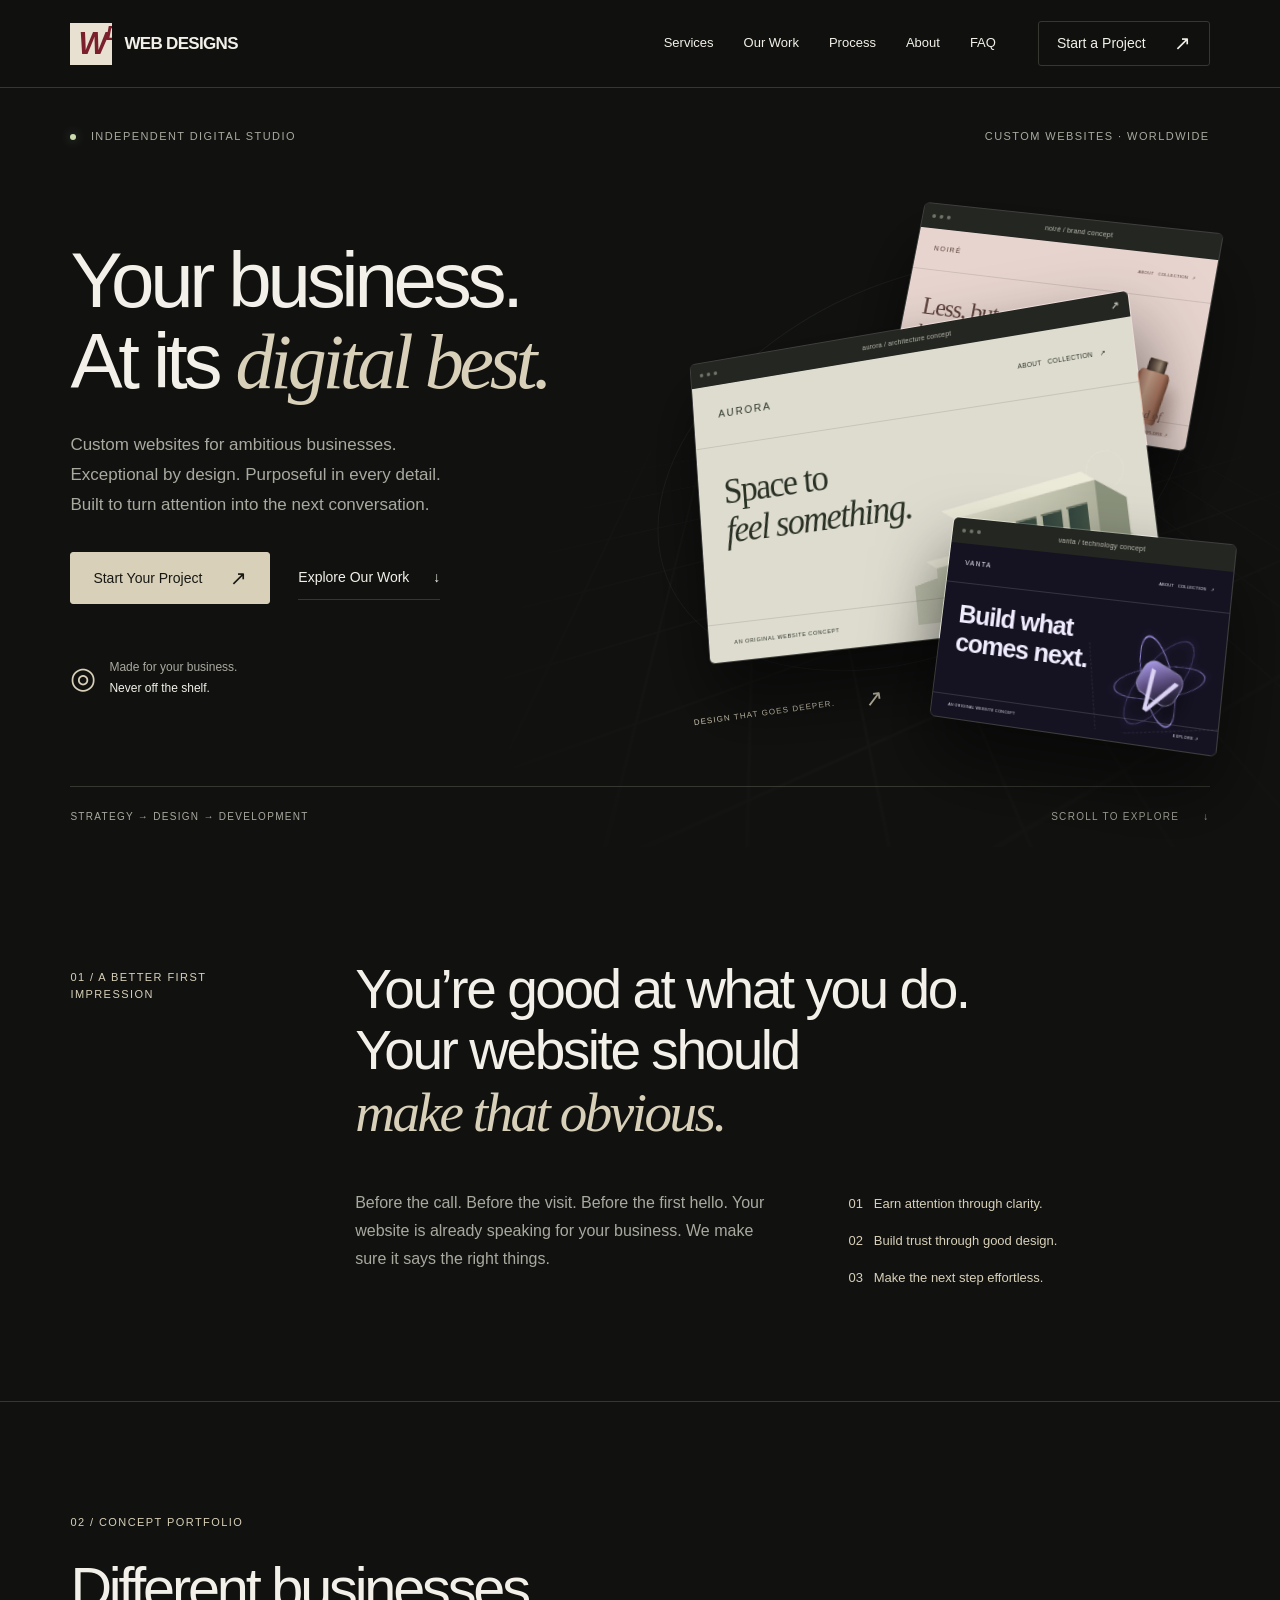
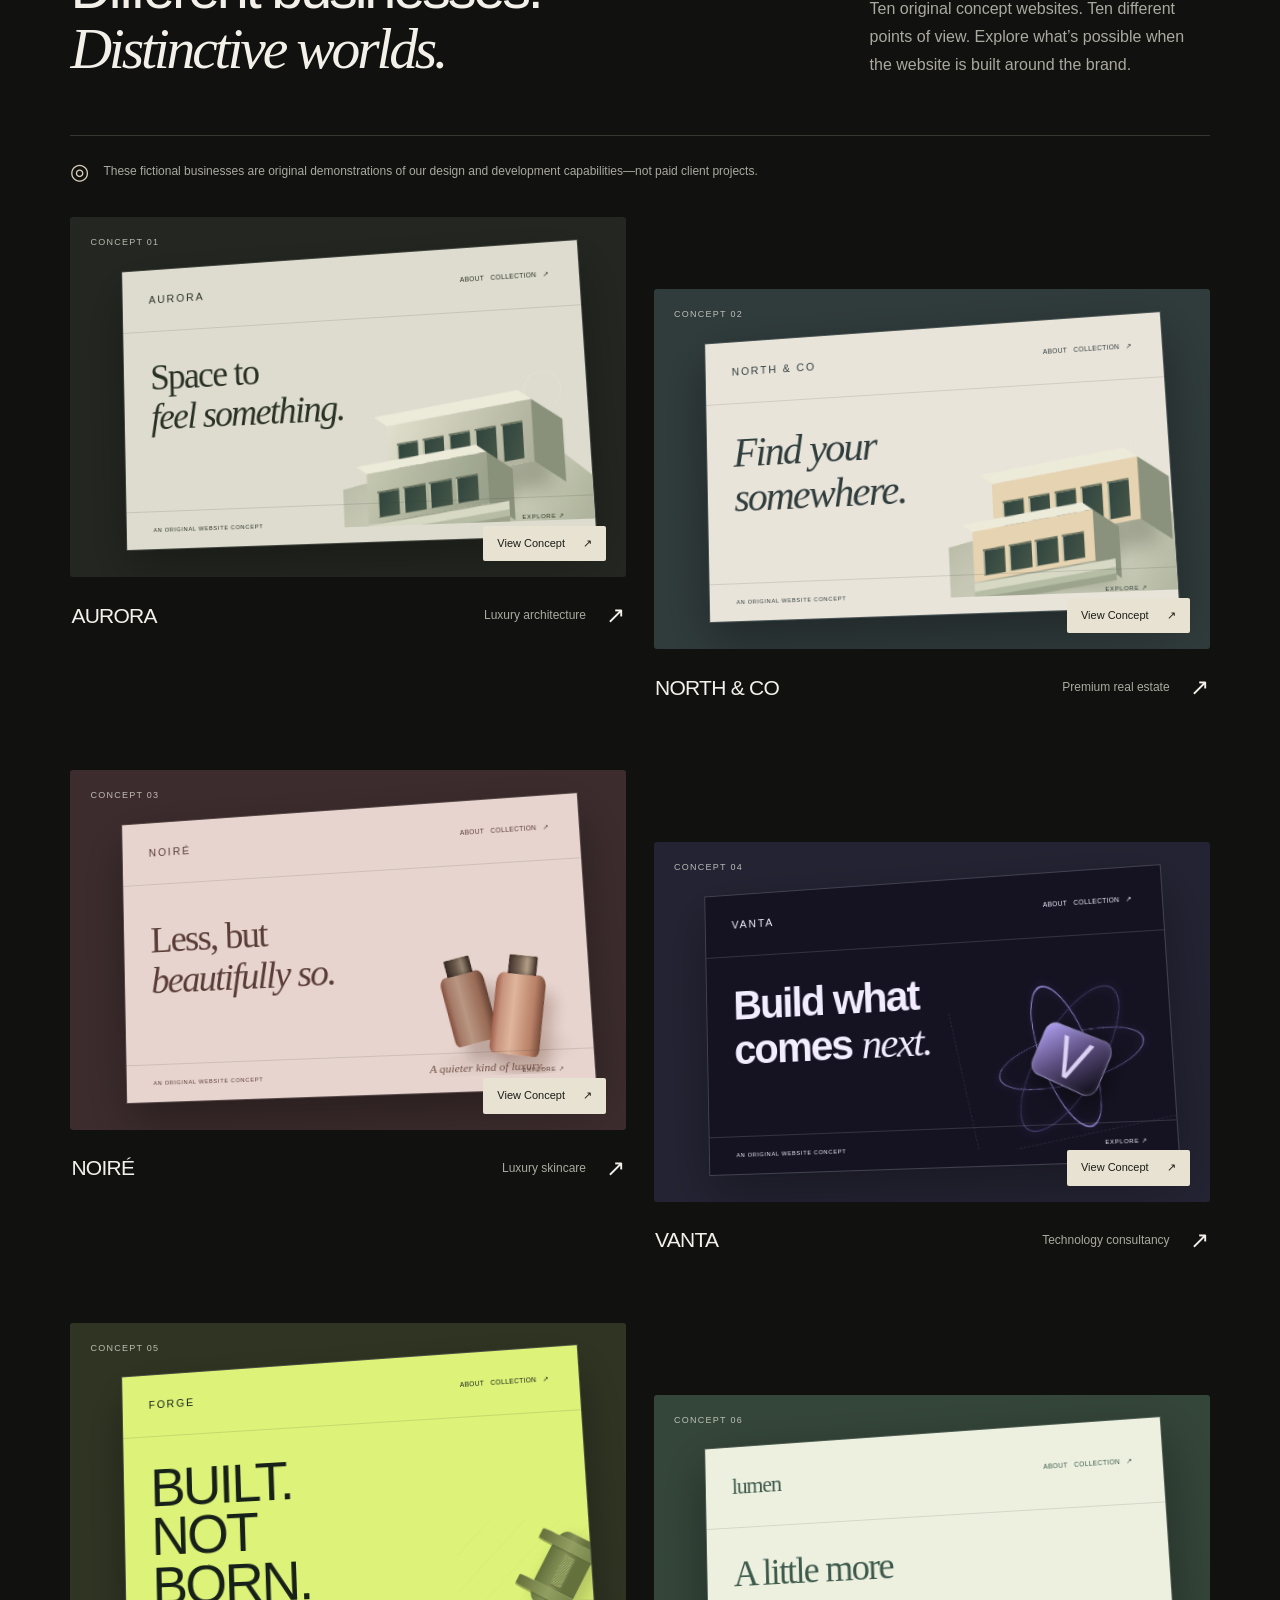
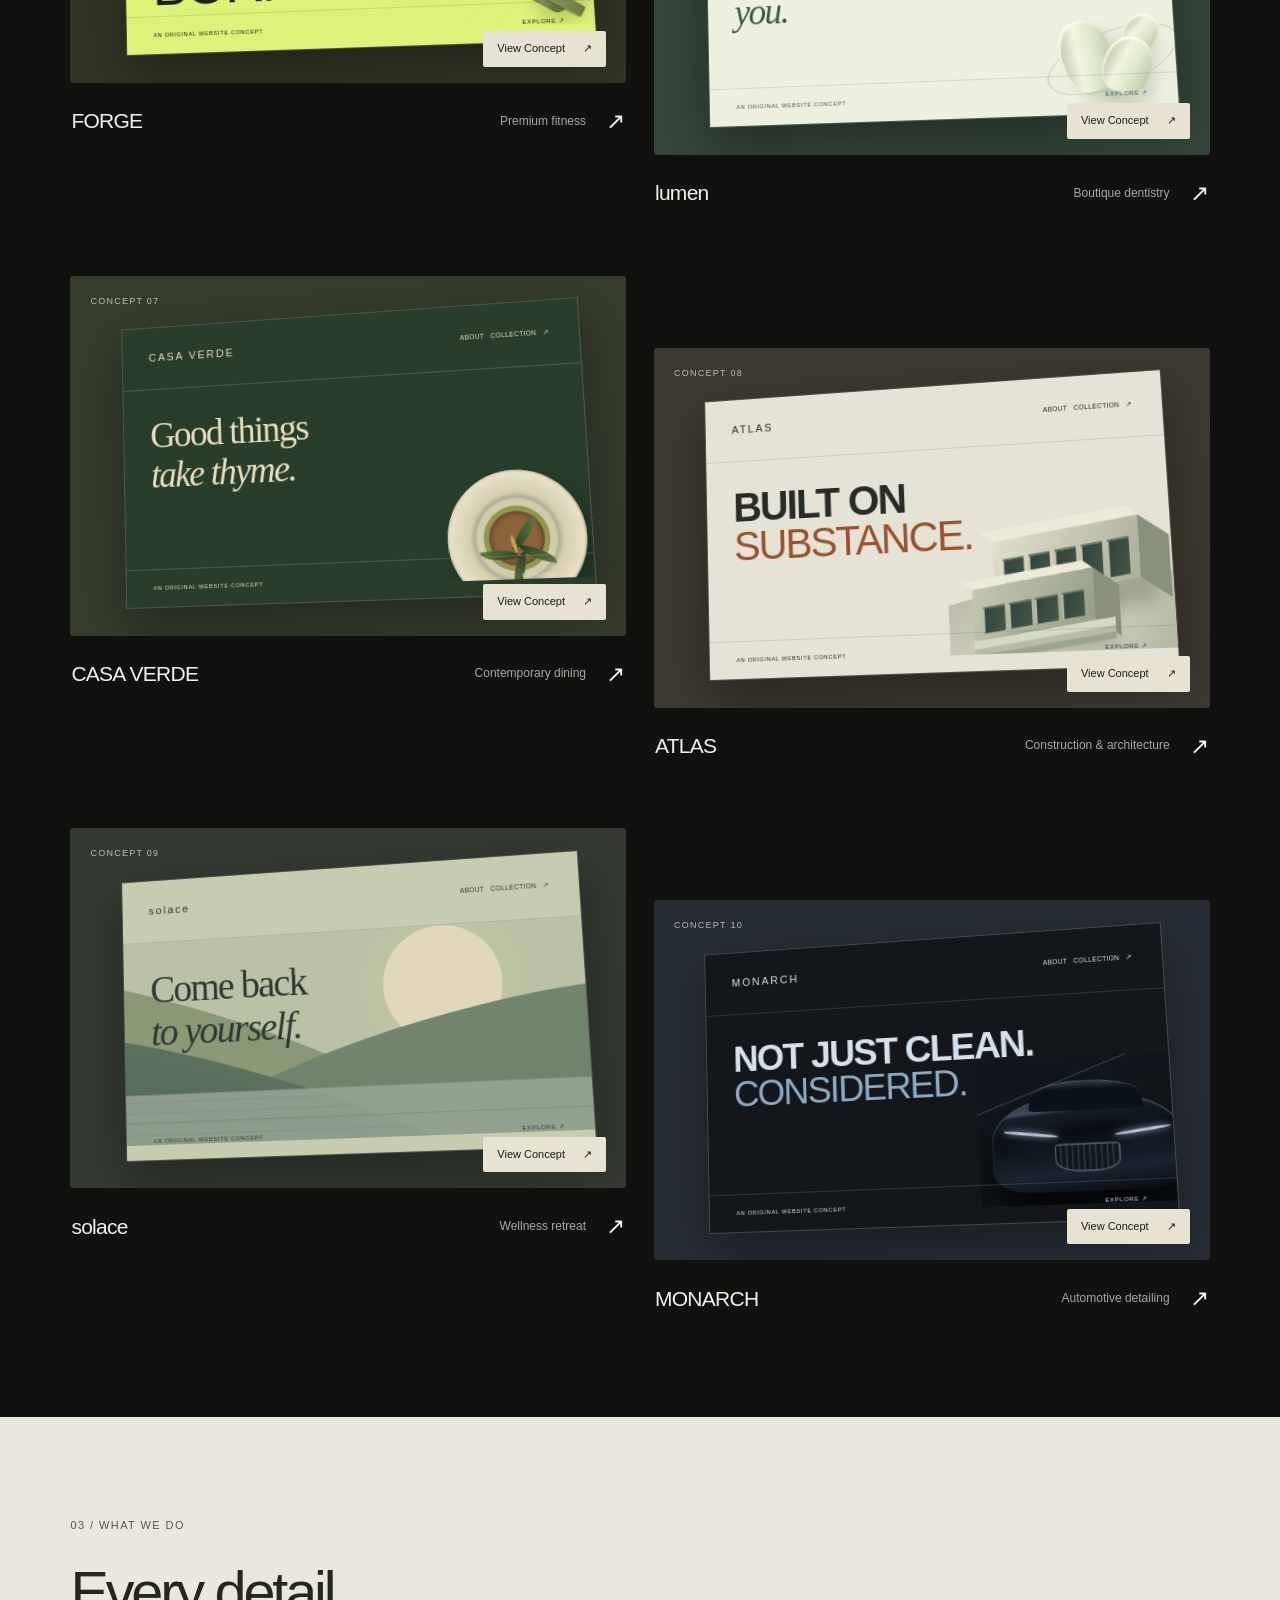
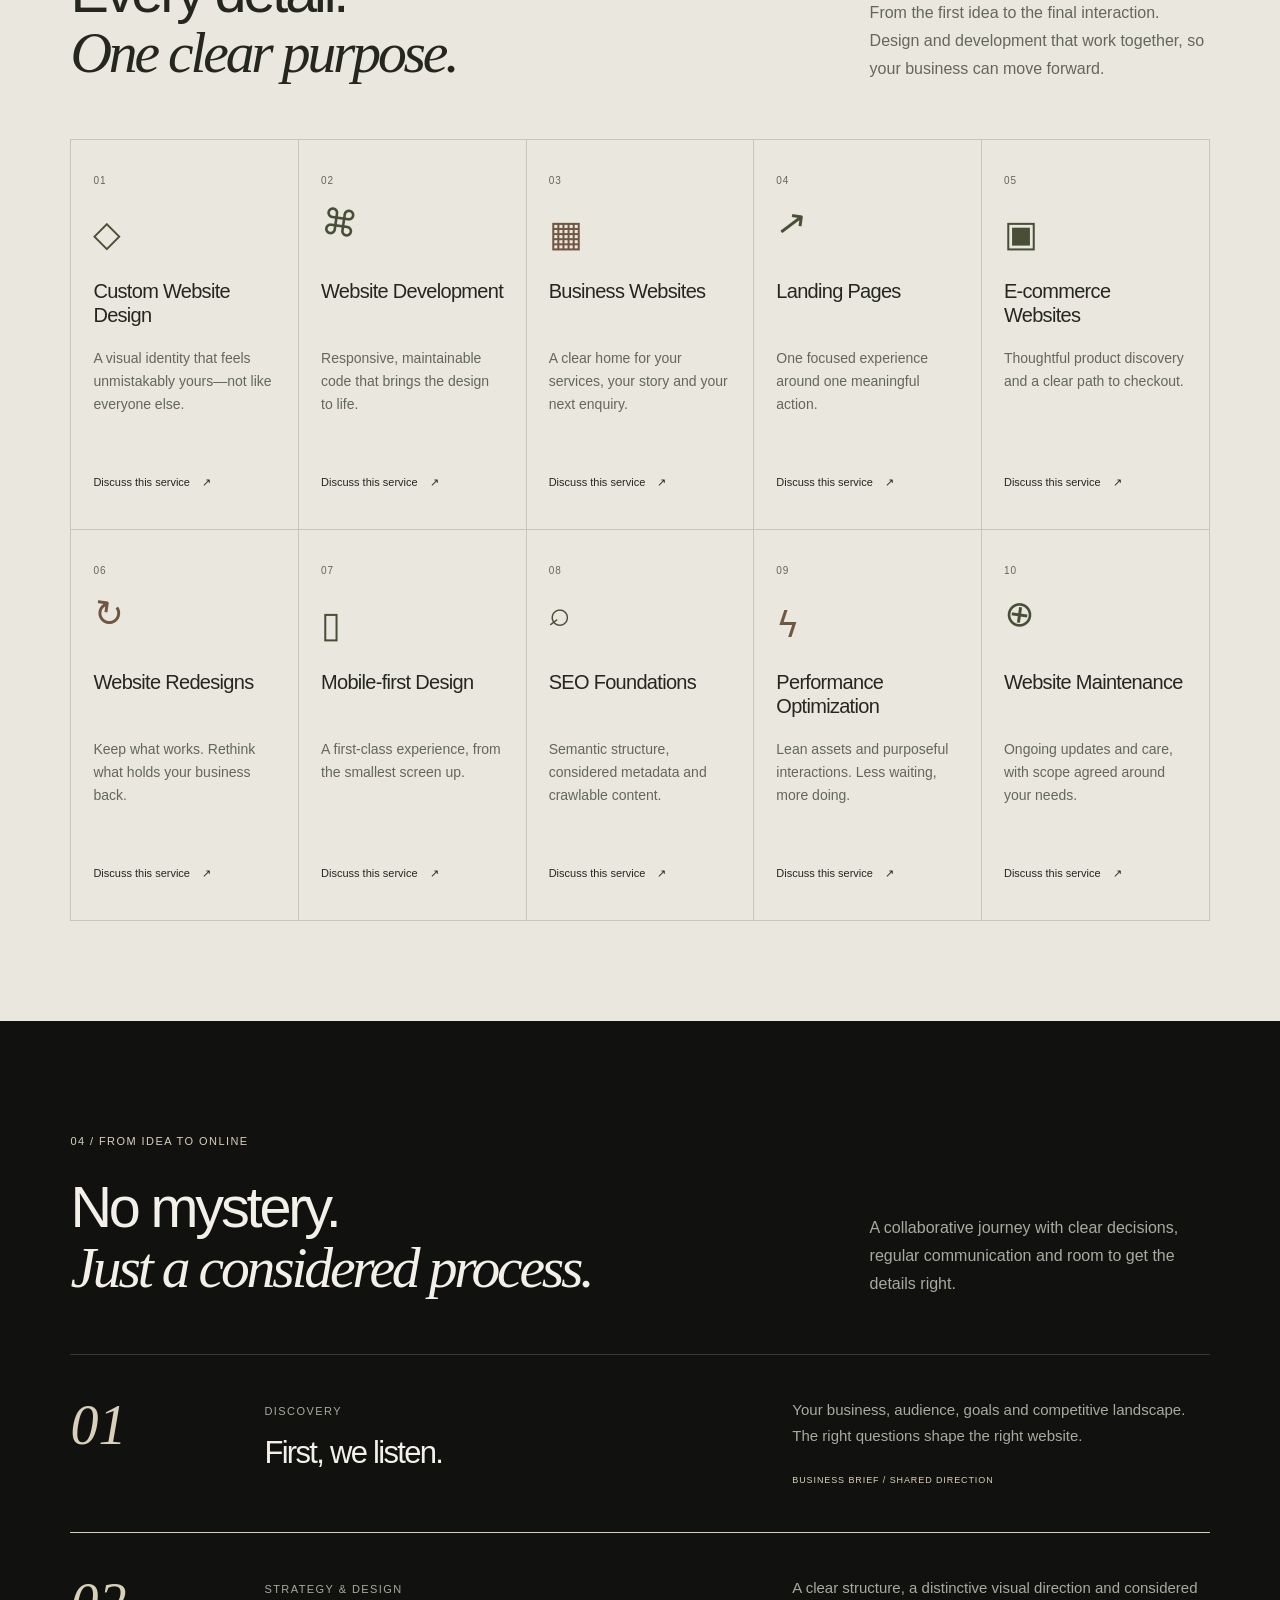
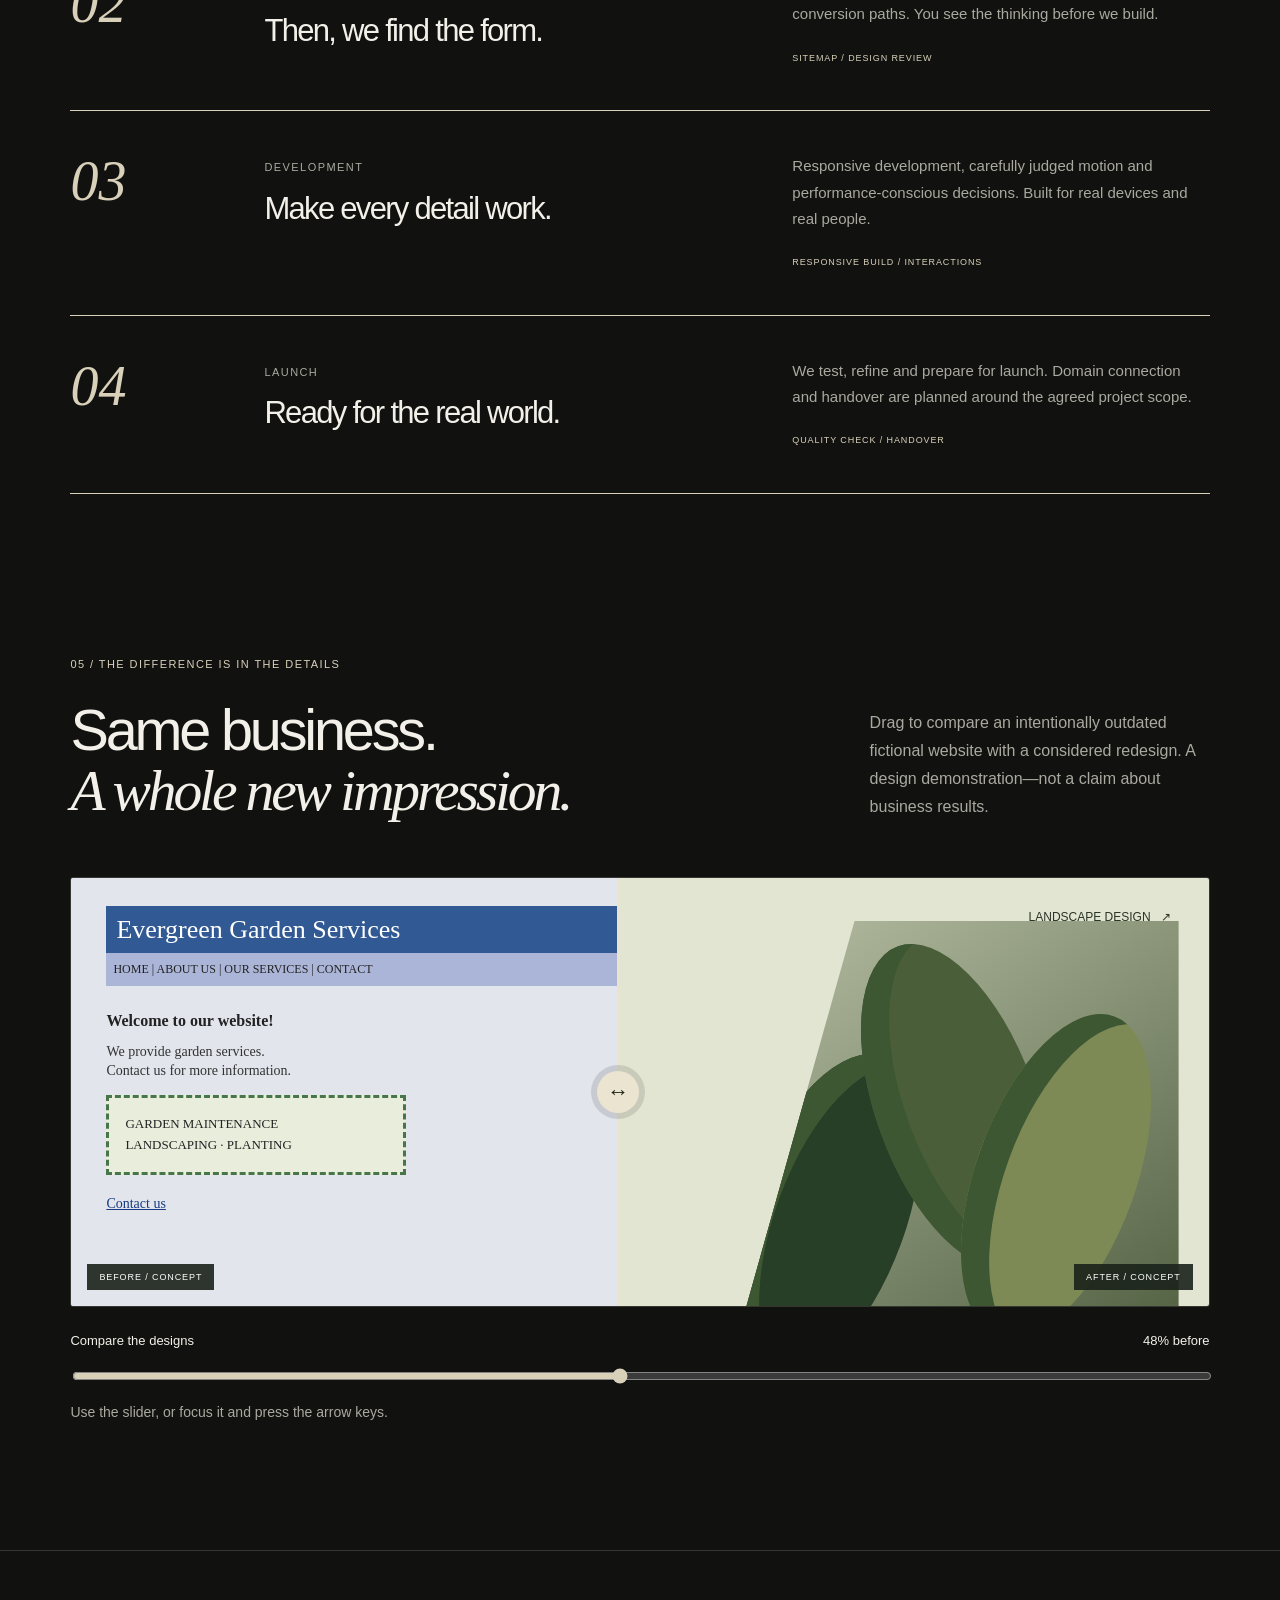
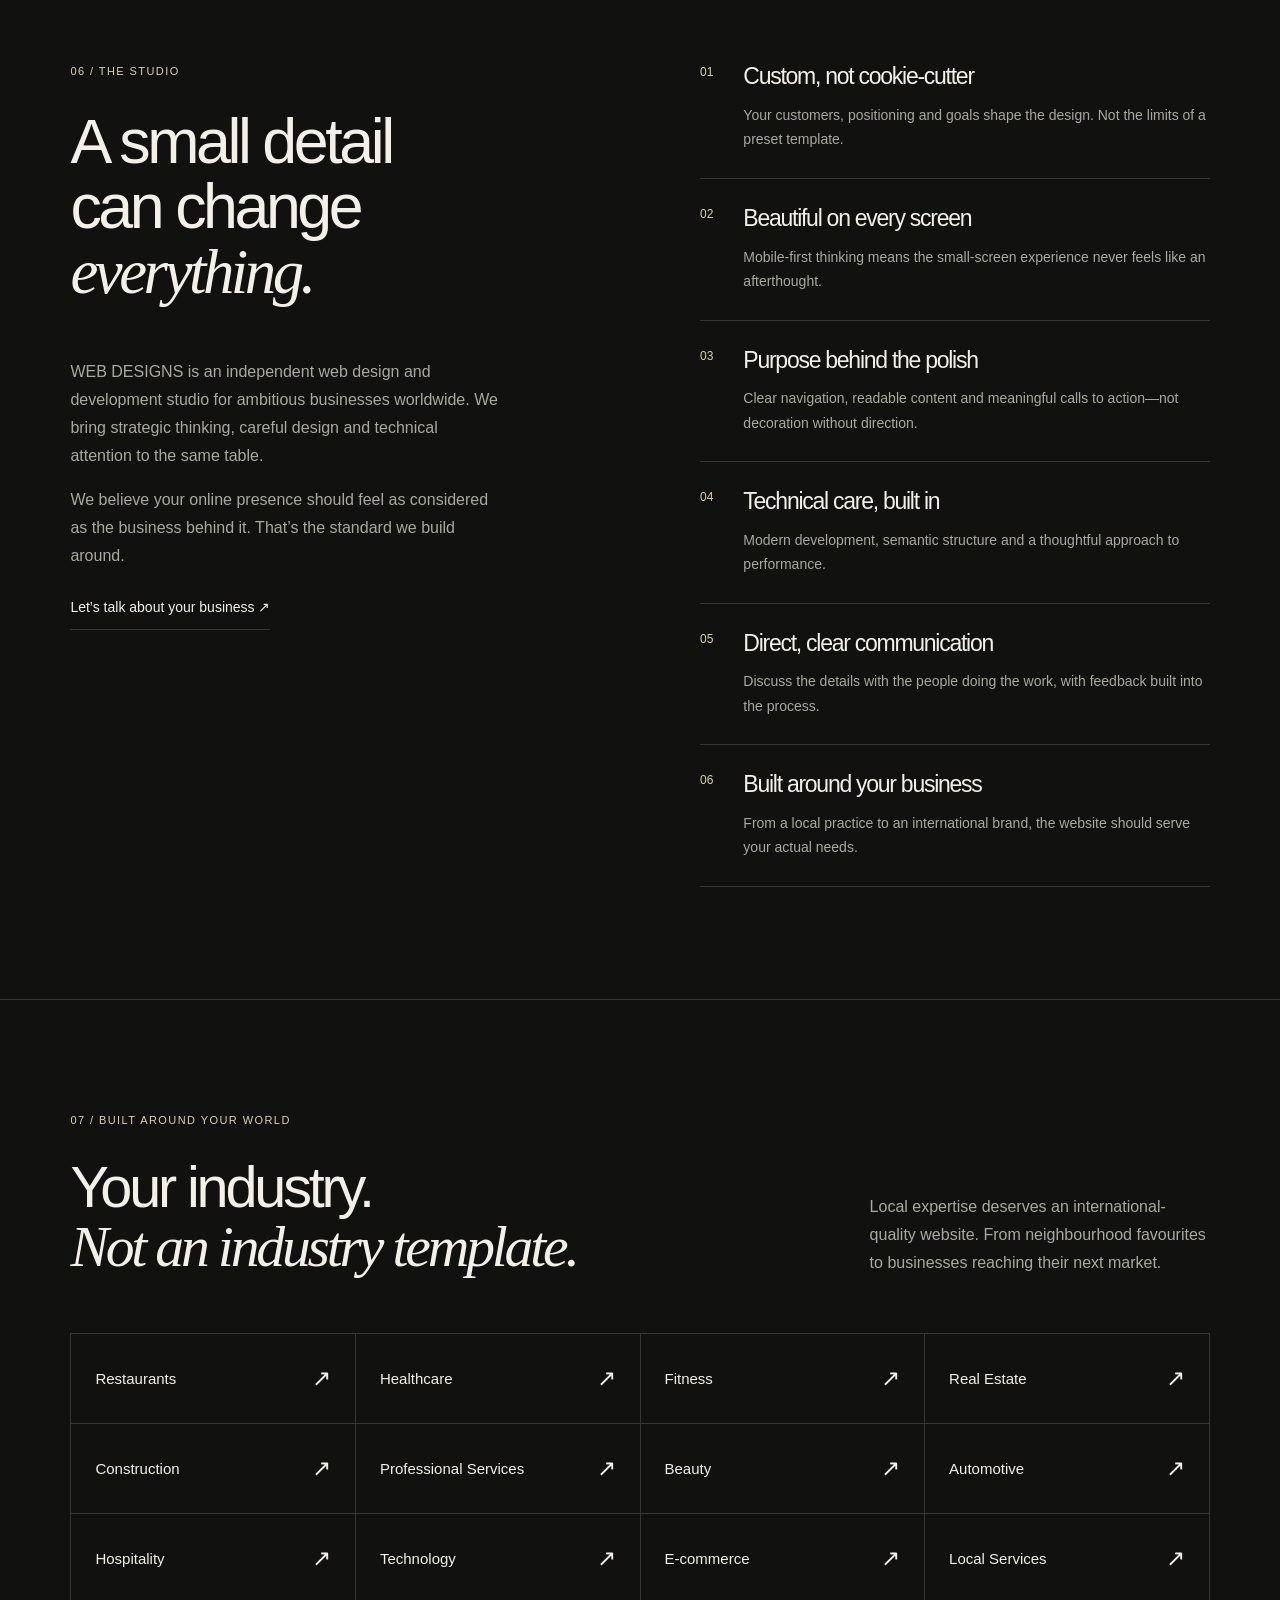
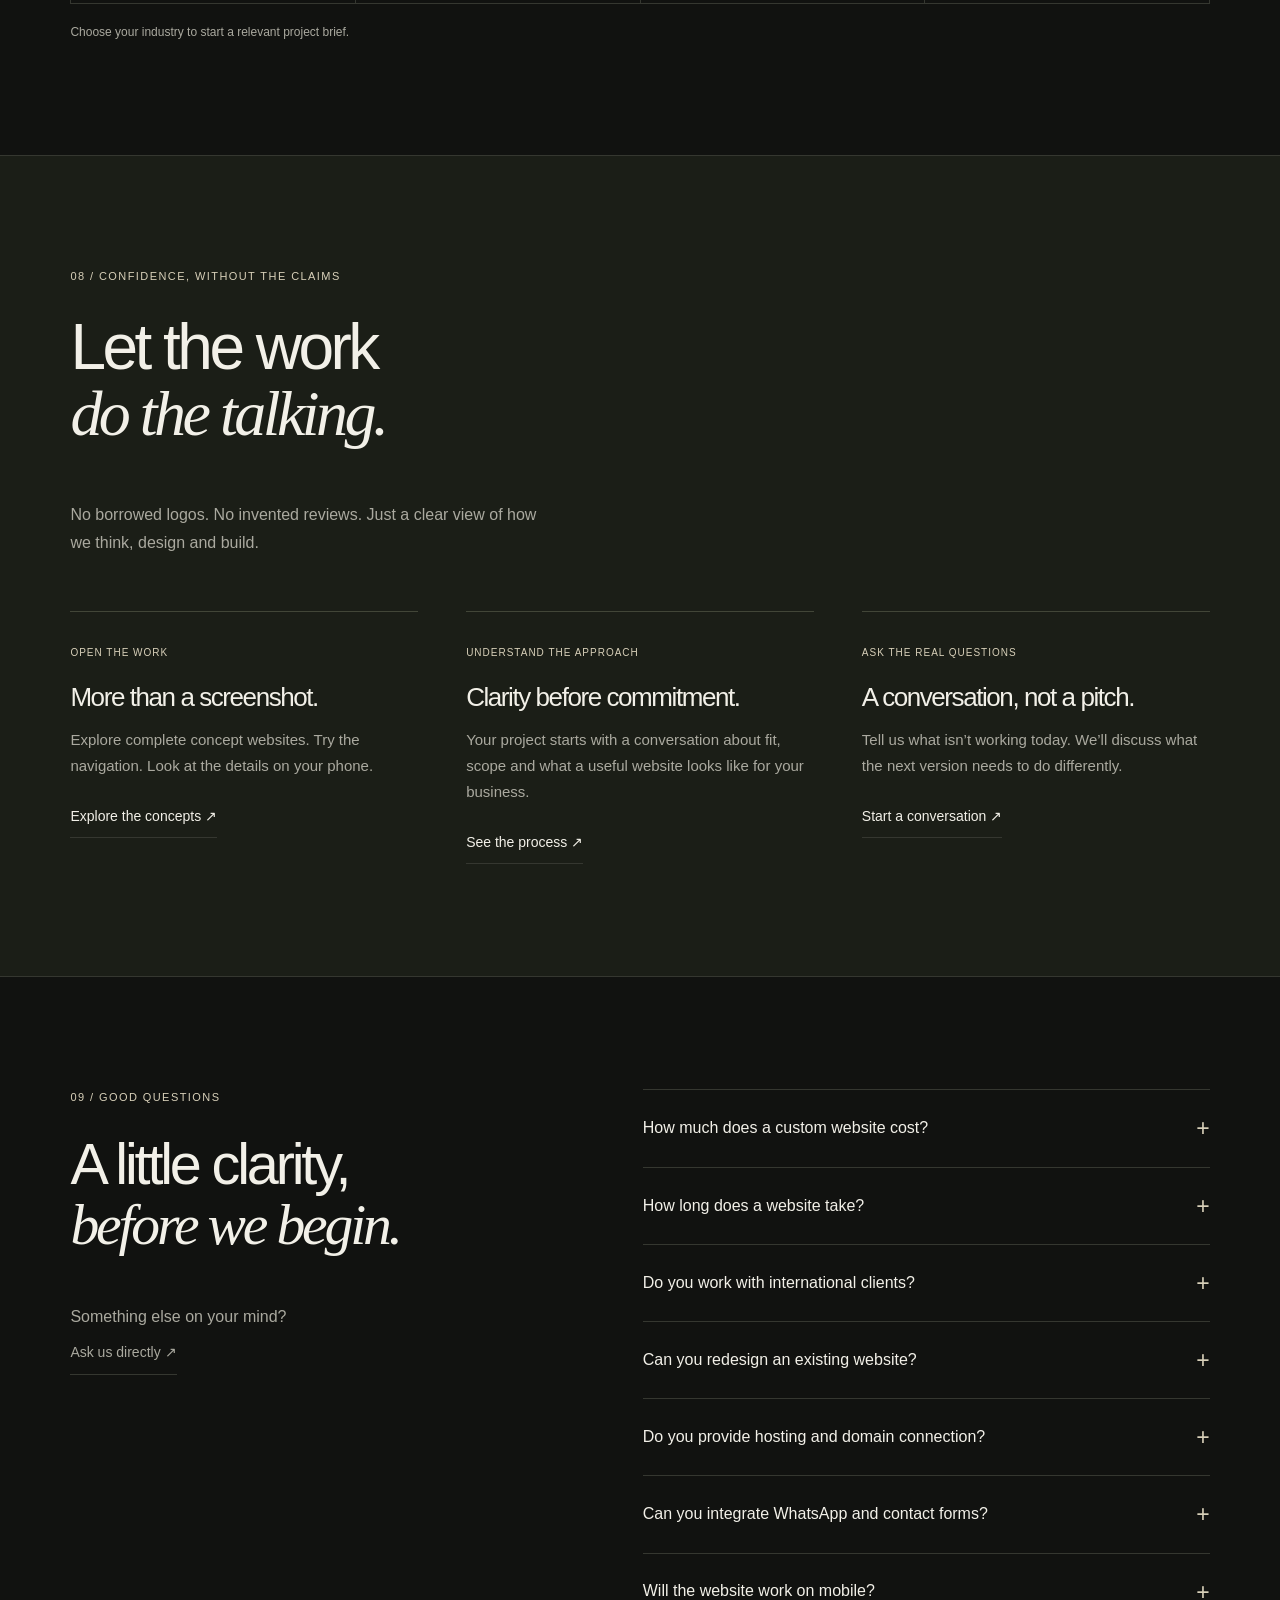
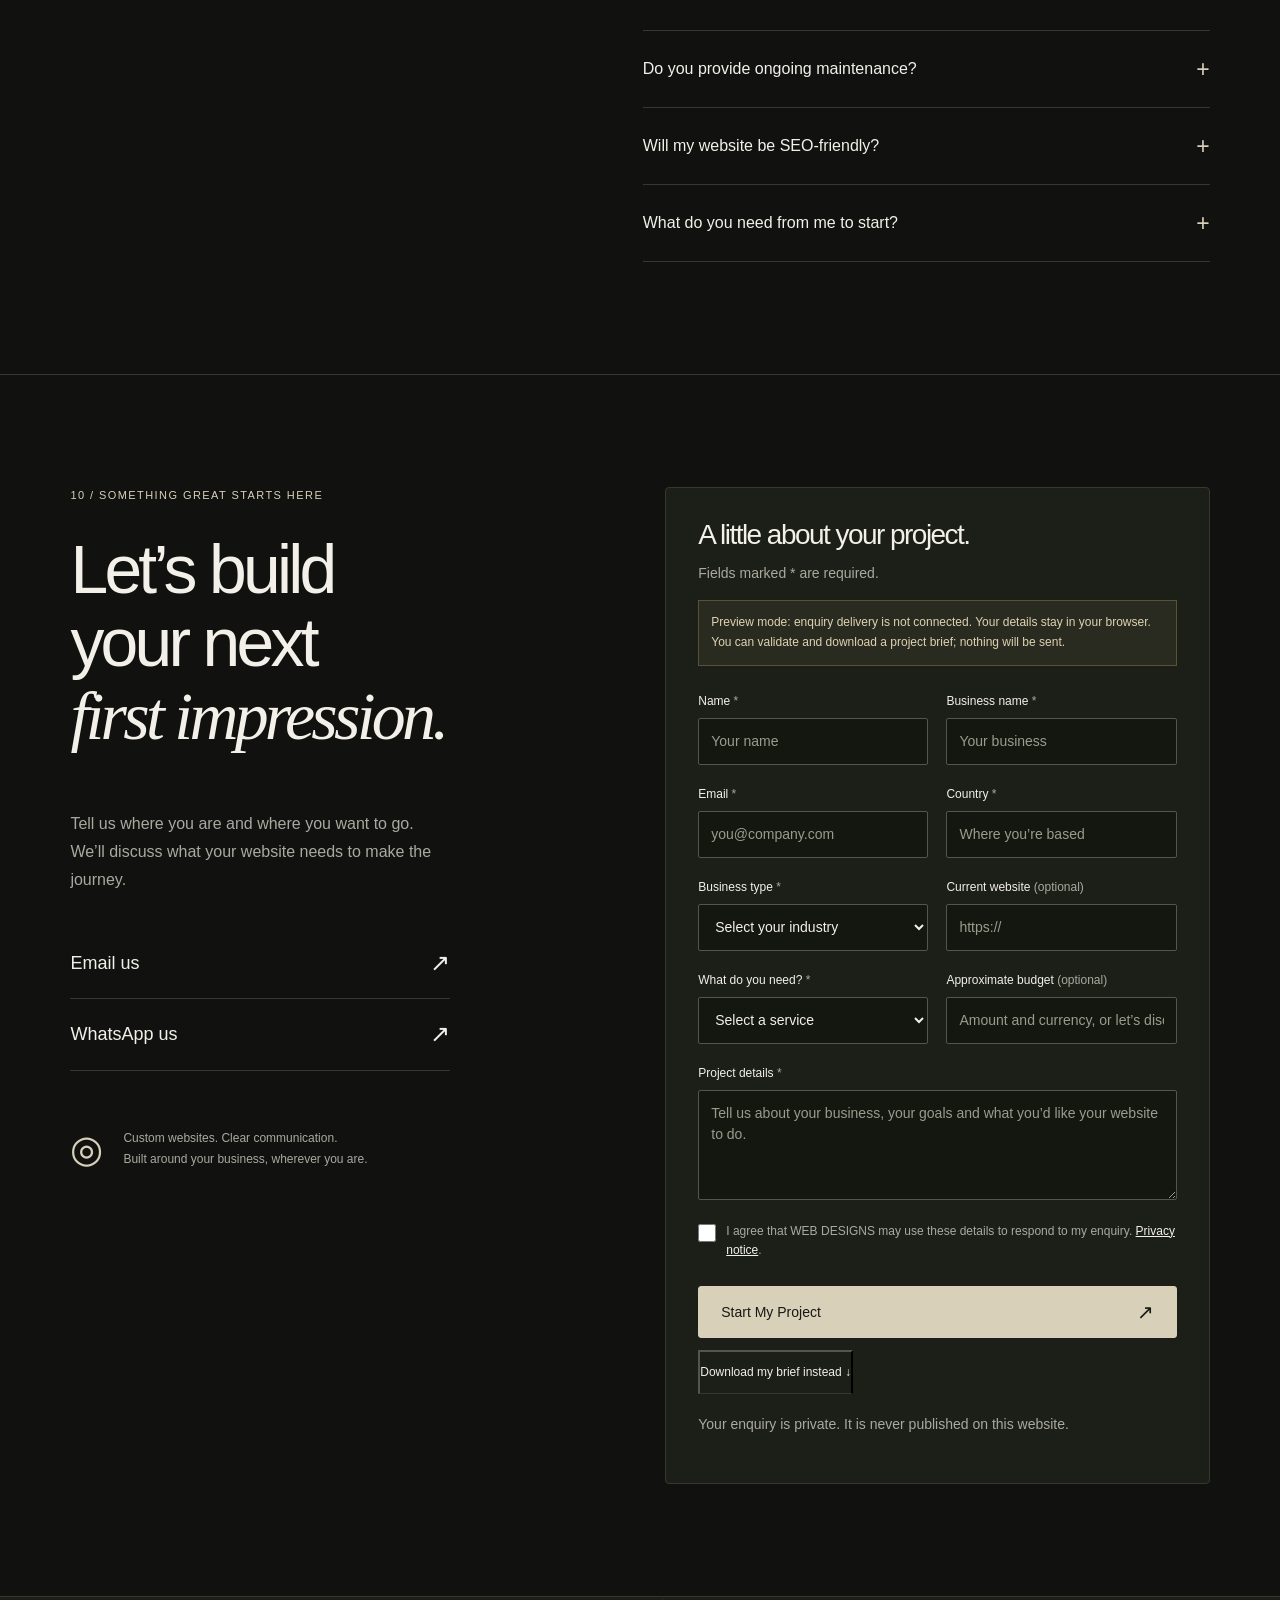
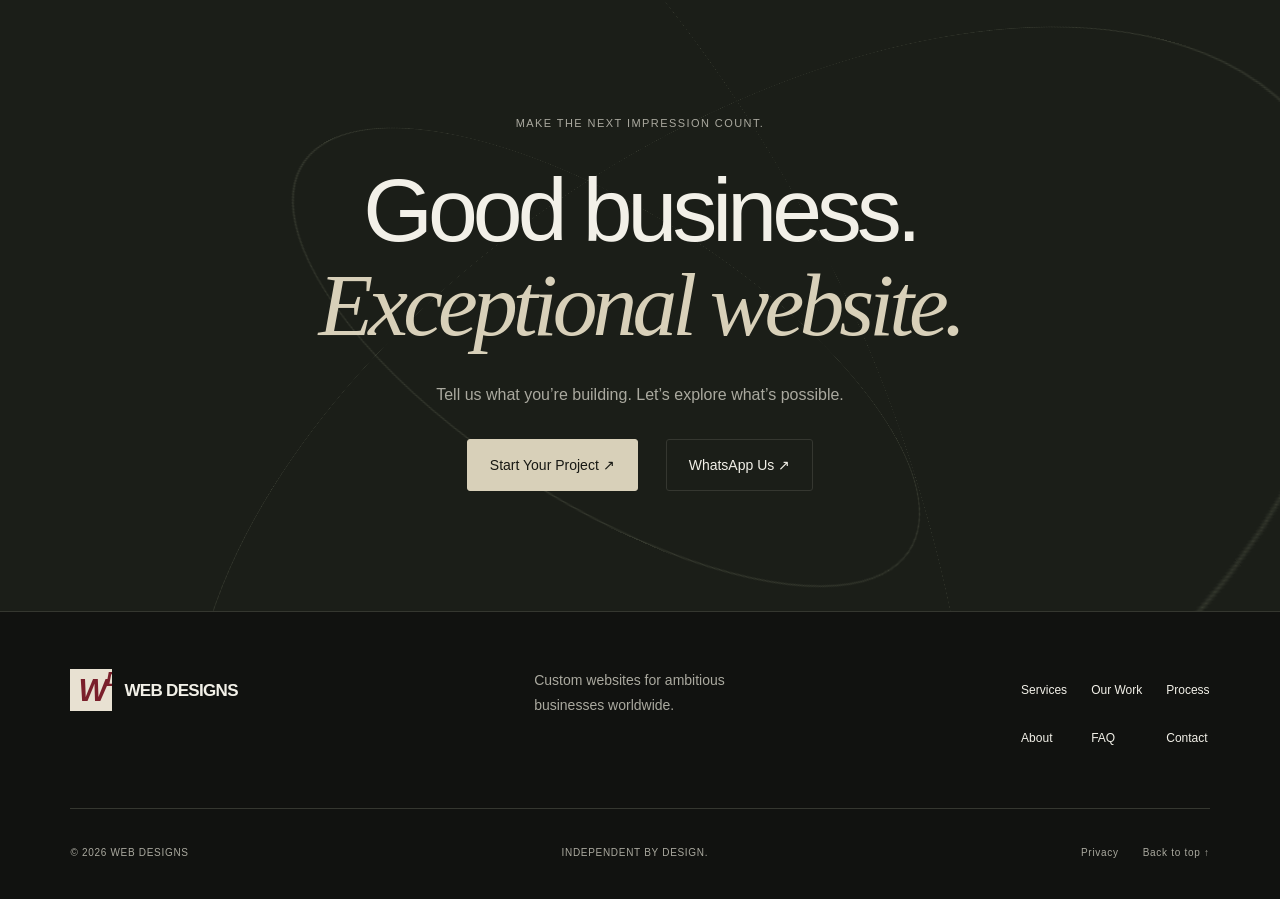
<file: index.html>
<!doctype html><html lang="en"><head><meta charset="utf-8"><meta name="viewport" content="width=device-width,initial-scale=1"><title>WEB DESIGNS — Custom Websites for Ambitious Businesses</title><meta name="description" content="Premium custom website design and development for businesses worldwide. Thoughtful strategy, mobile-first experiences and conversion-focused design."><meta name="theme-color" content="#111210"><meta property="og:type" content="website"><meta property="og:title" content="WEB DESIGNS — Custom Websites for Ambitious Businesses"><meta property="og:description" content="Premium custom website design and development for businesses worldwide. Thoughtful strategy, mobile-first experiences and conversion-focused design."><meta property="og:site_name" content="WEB DESIGNS"><meta name="twitter:card" content="summary_large_image"><meta name="robots" content="noindex,follow"><link rel="icon" href="./assets/favicon.svg" type="image/svg+xml"><link rel="stylesheet" href="./assets/base.css?v=45bfe9d2fe"><script src="./assets/config.js?v=0edd2de676" defer></script><script src="./assets/app.js?v=ed952c2383" defer></script></head><body class="agency"><a class="skip" href="#main">Skip to content</a><header class="site-header"><a href="#home" class="brand" aria-label="WEB DESIGNS home"><span class="logo-mark" aria-hidden="true" style="color:#fff;font-weight:800;letter-spacing:-0.12em">W<span style="margin-left:-0.08em">D</span></span><span>WEB DESIGNS</span></a><button class="menu-toggle" aria-expanded="false" aria-controls="navigation">Menu <span aria-hidden="true">+</span></button><nav id="navigation" aria-label="Main navigation"><a href="#services">Services</a><a href="#work">Our Work</a><a href="#process">Process</a><a href="#about">About</a><a href="#faq">FAQ</a><a class="button nav-cta" href="#contact">Start a Project <span aria-hidden="true">↗</span></a></nav></header><main id="main"><section class="hero" id="home"><div class="hero-topline"><span class="eyebrow"><i class="status-dot"></i> INDEPENDENT DIGITAL STUDIO</span><span class="eyebrow hero-location">CUSTOM WEBSITES · WORLDWIDE</span></div><div class="hero-layout"><div class="hero-copy"><h1>Your business.<br>At its <em>digital best.</em></h1><p>Custom websites for ambitious businesses.<br class="desktop-only"> Exceptional by design. Purposeful in every detail.<br class="desktop-only"> Built to turn attention into the next conversation.</p><div class="actions"><a class="button primary" href="#contact">Start Your Project <span aria-hidden="true">↗</span></a><a class="text-link" href="#work">Explore Our Work <span aria-hidden="true">↓</span></a></div><div class="hero-detail"><span class="detail-icon" aria-hidden="true">◎</span><span>Made for your business.<br><strong>Never off the shelf.</strong></span></div></div><div class="hero-stage" data-tilt role="img" aria-label="Three original website design concepts in floating browser windows"><div class="stage-grid"></div><div class="stage-orbit"></div><div class="browser browser-back"><div class="browser-chrome"><i></i><i></i><i></i><span>noiré / brand concept</span></div><div class="mini-site mini-noire" aria-hidden="true"><div class="mini-nav"><b>NOIRÉ</b><span>ABOUT &nbsp; COLLECTION &nbsp; ↗</span></div><div class="mini-body"><h3>Less, but<br>beautifully so.</h3><div class="bottle-art" aria-hidden="true"><div class="bottle-shadow"></div><div class="bottle bottle-back"><span>NOIRÉ</span><small>THE NIGHT RITUAL<br>FORMULA 02</small></div><div class="bottle"><span>NOIRÉ</span><small>THE DAILY RITUAL<br>FORMULA 01</small><b>30 mL</b></div><div class="bottle-caption">A quieter kind of luxury.</div></div></div><div class="mini-foot">AN ORIGINAL WEBSITE CONCEPT <span>EXPLORE ↗</span></div></div></div><div class="browser browser-main"><div class="browser-chrome"><i></i><i></i><i></i><span>aurora / architecture concept</span><b>↗</b></div><div class="mini-site mini-aurora" aria-hidden="true"><div class="mini-nav"><b>AURORA</b><span>ABOUT &nbsp; COLLECTION &nbsp; ↗</span></div><div class="mini-body"><h3>Space to<br><em>feel something.</em></h3><div class="architecture-art" aria-hidden="true"><div class="arch-ground"></div><div class="arch-block block-one"><i></i><i></i><i></i><i></i><i></i></div><div class="arch-block block-two"><i></i><i></i><i></i><i></i></div><div class="arch-step"></div><div class="arch-sun"></div><span class="dimension">FORM / LIGHT / SPACE</span></div></div><div class="mini-foot">AN ORIGINAL WEBSITE CONCEPT <span>EXPLORE ↗</span></div></div></div><div class="browser browser-front"><div class="browser-chrome"><i></i><i></i><i></i><span>vanta / technology concept</span></div><div class="mini-site mini-vanta" aria-hidden="true"><div class="mini-nav"><b>VANTA</b><span>ABOUT &nbsp; COLLECTION &nbsp; ↗</span></div><div class="mini-body"><h3>Build what<br>comes next.</h3><div class="tech-art" aria-hidden="true"><div class="orbit orbit-one"></div><div class="orbit orbit-two"></div><div class="orbit orbit-three"></div><div class="tech-core">V</div><span class="tech-tag tag-a">SYSTEMS / CONNECTED</span><span class="tech-tag tag-b">IDEAS → INFRASTRUCTURE</span><div class="tech-axis"></div></div></div><div class="mini-foot">AN ORIGINAL WEBSITE CONCEPT <span>EXPLORE ↗</span></div></div></div><div class="stage-label"><span>DESIGN THAT GOES DEEPER.</span><span>↗</span></div></div></div><div class="hero-bottom"><span>STRATEGY → DESIGN → DEVELOPMENT</span><span>SCROLL TO EXPLORE <span aria-hidden="true">↓</span></span></div></section><section class="intro section" id="perspective"><div class="section-kicker">01 / A BETTER FIRST IMPRESSION</div><div class="intro-content"><h2>You’re good at what you do.<br>Your website should<br><em>make that obvious.</em></h2><div class="intro-bottom"><p>Before the call. Before the visit. Before the first hello. Your website is already speaking for your business. We make sure it says the right things.</p><div class="intro-points"><span>01 &nbsp; Earn attention through clarity.</span><span>02 &nbsp; Build trust through good design.</span><span>03 &nbsp; Make the next step effortless.</span></div></div></div></section><section class="section work-section" id="work"><div class="section-heading"><div><span class="section-kicker">02 / CONCEPT PORTFOLIO</span><h2>Different businesses.<br><em>Distinctive worlds.</em></h2></div><p>Ten original concept websites. Ten different points of view. Explore what’s possible when the website is built around the brand.</p></div><div class="portfolio-note"><span aria-hidden="true">◎</span><p>These fictional businesses are original demonstrations of our design and development capabilities—not paid client projects.</p></div><div class="work-grid"><a class="project-card project-aurora reveal" href="./work/aurora/" data-category="Luxury architecture" style="--project-accent:#b8b3a2"><div class="project-preview" data-tilt><div class="project-chip">CONCEPT 01</div><div class="project-screen"><div class="mini-site mini-aurora" aria-hidden="true"><div class="mini-nav"><b>AURORA</b><span>ABOUT &nbsp; COLLECTION &nbsp; ↗</span></div><div class="mini-body"><h3>Space to<br><em>feel something.</em></h3><div class="architecture-art" aria-hidden="true"><div class="arch-ground"></div><div class="arch-block block-one"><i></i><i></i><i></i><i></i><i></i></div><div class="arch-block block-two"><i></i><i></i><i></i><i></i></div><div class="arch-step"></div><div class="arch-sun"></div><span class="dimension">FORM / LIGHT / SPACE</span></div></div><div class="mini-foot">AN ORIGINAL WEBSITE CONCEPT <span>EXPLORE ↗</span></div></div></div><span class="view-concept">View Concept <span aria-hidden="true">↗</span></span></div><div class="project-meta"><h3>AURORA</h3><span>Luxury architecture</span><span aria-hidden="true">↗</span></div></a><a class="project-card project-north-co reveal" href="./work/north-co/" data-category="Premium real estate" style="--project-accent:#d9a267"><div class="project-preview" data-tilt><div class="project-chip">CONCEPT 02</div><div class="project-screen"><div class="mini-site mini-north-co" aria-hidden="true"><div class="mini-nav"><b>NORTH & CO</b><span>ABOUT &nbsp; COLLECTION &nbsp; ↗</span></div><div class="mini-body"><h3>Find your<br><em>somewhere.</em></h3><div class="architecture-art" aria-hidden="true"><div class="arch-ground"></div><div class="arch-block block-one"><i></i><i></i><i></i><i></i><i></i></div><div class="arch-block block-two"><i></i><i></i><i></i><i></i></div><div class="arch-step"></div><div class="arch-sun"></div><span class="dimension">FORM / LIGHT / SPACE</span></div></div><div class="mini-foot">AN ORIGINAL WEBSITE CONCEPT <span>EXPLORE ↗</span></div></div></div><span class="view-concept">View Concept <span aria-hidden="true">↗</span></span></div><div class="project-meta"><h3>NORTH & CO</h3><span>Premium real estate</span><span aria-hidden="true">↗</span></div></a><a class="project-card project-noire reveal" href="./work/noire/" data-category="Luxury skincare" style="--project-accent:#d9b6ac"><div class="project-preview" data-tilt><div class="project-chip">CONCEPT 03</div><div class="project-screen"><div class="mini-site mini-noire" aria-hidden="true"><div class="mini-nav"><b>NOIRÉ</b><span>ABOUT &nbsp; COLLECTION &nbsp; ↗</span></div><div class="mini-body"><h3>Less, but<br><em>beautifully so.</em></h3><div class="bottle-art" aria-hidden="true"><div class="bottle-shadow"></div><div class="bottle bottle-back"><span>NOIRÉ</span><small>THE NIGHT RITUAL<br>FORMULA 02</small></div><div class="bottle"><span>NOIRÉ</span><small>THE DAILY RITUAL<br>FORMULA 01</small><b>30 mL</b></div><div class="bottle-caption">A quieter kind of luxury.</div></div></div><div class="mini-foot">AN ORIGINAL WEBSITE CONCEPT <span>EXPLORE ↗</span></div></div></div><span class="view-concept">View Concept <span aria-hidden="true">↗</span></span></div><div class="project-meta"><h3>NOIRÉ</h3><span>Luxury skincare</span><span aria-hidden="true">↗</span></div></a><a class="project-card project-vanta reveal" href="./work/vanta/" data-category="Technology consultancy" style="--project-accent:#a999ff"><div class="project-preview" data-tilt><div class="project-chip">CONCEPT 04</div><div class="project-screen"><div class="mini-site mini-vanta" aria-hidden="true"><div class="mini-nav"><b>VANTA</b><span>ABOUT &nbsp; COLLECTION &nbsp; ↗</span></div><div class="mini-body"><h3>Build what<br>comes <em>next.</em></h3><div class="tech-art" aria-hidden="true"><div class="orbit orbit-one"></div><div class="orbit orbit-two"></div><div class="orbit orbit-three"></div><div class="tech-core">V</div><span class="tech-tag tag-a">SYSTEMS / CONNECTED</span><span class="tech-tag tag-b">IDEAS → INFRASTRUCTURE</span><div class="tech-axis"></div></div></div><div class="mini-foot">AN ORIGINAL WEBSITE CONCEPT <span>EXPLORE ↗</span></div></div></div><span class="view-concept">View Concept <span aria-hidden="true">↗</span></span></div><div class="project-meta"><h3>VANTA</h3><span>Technology consultancy</span><span aria-hidden="true">↗</span></div></a><a class="project-card project-forge reveal" href="./work/forge/" data-category="Premium fitness" style="--project-accent:#e4fa79"><div class="project-preview" data-tilt><div class="project-chip">CONCEPT 05</div><div class="project-screen"><div class="mini-site mini-forge" aria-hidden="true"><div class="mini-nav"><b>FORGE</b><span>ABOUT &nbsp; COLLECTION &nbsp; ↗</span></div><div class="mini-body"><h3>BUILT.<br>NOT <em>BORN.</em></h3><div class="forge-art" aria-hidden="true"><div class="forge-weight"><i></i><i></i><i></i></div><span class="forge-word">DO<br>THE<br>WORK.</span><small>STRENGTH IS A PRACTICE.</small></div></div><div class="mini-foot">AN ORIGINAL WEBSITE CONCEPT <span>EXPLORE ↗</span></div></div></div><span class="view-concept">View Concept <span aria-hidden="true">↗</span></span></div><div class="project-meta"><h3>FORGE</h3><span>Premium fitness</span><span aria-hidden="true">↗</span></div></a><a class="project-card project-lumen reveal" href="./work/lumen/" data-category="Boutique dentistry" style="--project-accent:#c5d5b7"><div class="project-preview" data-tilt><div class="project-chip">CONCEPT 06</div><div class="project-screen"><div class="mini-site mini-lumen" aria-hidden="true"><div class="mini-nav"><b>lumen</b><span>ABOUT &nbsp; COLLECTION &nbsp; ↗</span></div><div class="mini-body"><h3>A little more<br><em>you.</em></h3><div class="lumen-art" aria-hidden="true"><div class="enamel e1"></div><div class="enamel e2"></div><div class="enamel e3"></div><div class="lumen-ring"></div><span>CARE, IN A NEW LIGHT.</span></div></div><div class="mini-foot">AN ORIGINAL WEBSITE CONCEPT <span>EXPLORE ↗</span></div></div></div><span class="view-concept">View Concept <span aria-hidden="true">↗</span></span></div><div class="project-meta"><h3>lumen</h3><span>Boutique dentistry</span><span aria-hidden="true">↗</span></div></a><a class="project-card project-casa-verde reveal" href="./work/casa-verde/" data-category="Contemporary dining" style="--project-accent:#d5bb77"><div class="project-preview" data-tilt><div class="project-chip">CONCEPT 07</div><div class="project-screen"><div class="mini-site mini-casa-verde" aria-hidden="true"><div class="mini-nav"><b>CASA VERDE</b><span>ABOUT &nbsp; COLLECTION &nbsp; ↗</span></div><div class="mini-body"><h3>Good things<br><em>take thyme.</em></h3><div class="plate-art" aria-hidden="true"><div class="plate"><div class="dish"><i></i><i></i><i></i><i></i><i></i></div></div><div class="cutlery"></div><span>SEASON / SOIL / SOUL</span></div></div><div class="mini-foot">AN ORIGINAL WEBSITE CONCEPT <span>EXPLORE ↗</span></div></div></div><span class="view-concept">View Concept <span aria-hidden="true">↗</span></span></div><div class="project-meta"><h3>CASA VERDE</h3><span>Contemporary dining</span><span aria-hidden="true">↗</span></div></a><a class="project-card project-atlas reveal" href="./work/atlas/" data-category="Construction &amp; architecture" style="--project-accent:#e69650"><div class="project-preview" data-tilt><div class="project-chip">CONCEPT 08</div><div class="project-screen"><div class="mini-site mini-atlas" aria-hidden="true"><div class="mini-nav"><b>ATLAS</b><span>ABOUT &nbsp; COLLECTION &nbsp; ↗</span></div><div class="mini-body"><h3>BUILT ON<br><em>SUBSTANCE.</em></h3><div class="architecture-art" aria-hidden="true"><div class="arch-ground"></div><div class="arch-block block-one"><i></i><i></i><i></i><i></i><i></i></div><div class="arch-block block-two"><i></i><i></i><i></i><i></i></div><div class="arch-step"></div><div class="arch-sun"></div><span class="dimension">FORM / LIGHT / SPACE</span></div></div><div class="mini-foot">AN ORIGINAL WEBSITE CONCEPT <span>EXPLORE ↗</span></div></div></div><span class="view-concept">View Concept <span aria-hidden="true">↗</span></span></div><div class="project-meta"><h3>ATLAS</h3><span>Construction & architecture</span><span aria-hidden="true">↗</span></div></a><a class="project-card project-solace reveal" href="./work/solace/" data-category="Wellness retreat" style="--project-accent:#c8c995"><div class="project-preview" data-tilt><div class="project-chip">CONCEPT 09</div><div class="project-screen"><div class="mini-site mini-solace" aria-hidden="true"><div class="mini-nav"><b>solace</b><span>ABOUT &nbsp; COLLECTION &nbsp; ↗</span></div><div class="mini-body"><h3>Come back<br><em>to yourself.</em></h3><div class="solace-art" aria-hidden="true"><div class="solace-sun"></div><div class="hill hill1"></div><div class="hill hill2"></div><div class="hill hill3"></div><div class="water"></div><span>LESS NOISE. MORE NATURE.</span></div></div><div class="mini-foot">AN ORIGINAL WEBSITE CONCEPT <span>EXPLORE ↗</span></div></div></div><span class="view-concept">View Concept <span aria-hidden="true">↗</span></span></div><div class="project-meta"><h3>solace</h3><span>Wellness retreat</span><span aria-hidden="true">↗</span></div></a><a class="project-card project-monarch reveal" href="./work/monarch/" data-category="Automotive detailing" style="--project-accent:#a9bad0"><div class="project-preview" data-tilt><div class="project-chip">CONCEPT 10</div><div class="project-screen"><div class="mini-site mini-monarch" aria-hidden="true"><div class="mini-nav"><b>MONARCH</b><span>ABOUT &nbsp; COLLECTION &nbsp; ↗</span></div><div class="mini-body"><h3>NOT JUST CLEAN.<br><em>CONSIDERED.</em></h3><div class="monarch-art" aria-hidden="true"><div class="car-body"></div><div class="car-light left"></div><div class="car-light right"></div><div class="car-grille"></div><div class="light-line"></div><span>EVERY REFLECTION, REFINED.</span></div></div><div class="mini-foot">AN ORIGINAL WEBSITE CONCEPT <span>EXPLORE ↗</span></div></div></div><span class="view-concept">View Concept <span aria-hidden="true">↗</span></span></div><div class="project-meta"><h3>MONARCH</h3><span>Automotive detailing</span><span aria-hidden="true">↗</span></div></a></div></section><section class="section services-section" id="services"><div class="section-heading"><div><span class="section-kicker">03 / WHAT WE DO</span><h2>Every detail.<br><em>One clear purpose.</em></h2></div><p>From the first idea to the final interaction. Design and development that work together, so your business can move forward.</p></div><div class="services-grid"><article class="service reveal service-0"><span class="service-number">01</span><span class="service-icon" aria-hidden="true">◇</span><h3>Custom Website Design</h3><p>A visual identity that feels unmistakably yours—not like everyone else.</p><a href="#contact" class="service-link" aria-label="Discuss Custom Website Design">Discuss this service <span aria-hidden="true">↗</span></a></article><article class="service reveal service-1"><span class="service-number">02</span><span class="service-icon" aria-hidden="true">⌘</span><h3>Website Development</h3><p>Responsive, maintainable code that brings the design to life.</p><a href="#contact" class="service-link" aria-label="Discuss Website Development">Discuss this service <span aria-hidden="true">↗</span></a></article><article class="service reveal service-2"><span class="service-number">03</span><span class="service-icon" aria-hidden="true">▦</span><h3>Business Websites</h3><p>A clear home for your services, your story and your next enquiry.</p><a href="#contact" class="service-link" aria-label="Discuss Business Websites">Discuss this service <span aria-hidden="true">↗</span></a></article><article class="service reveal service-3"><span class="service-number">04</span><span class="service-icon" aria-hidden="true">↗</span><h3>Landing Pages</h3><p>One focused experience around one meaningful action.</p><a href="#contact" class="service-link" aria-label="Discuss Landing Pages">Discuss this service <span aria-hidden="true">↗</span></a></article><article class="service reveal service-4"><span class="service-number">05</span><span class="service-icon" aria-hidden="true">▣</span><h3>E-commerce Websites</h3><p>Thoughtful product discovery and a clear path to checkout.</p><a href="#contact" class="service-link" aria-label="Discuss E-commerce Websites">Discuss this service <span aria-hidden="true">↗</span></a></article><article class="service reveal service-5"><span class="service-number">06</span><span class="service-icon" aria-hidden="true">↻</span><h3>Website Redesigns</h3><p>Keep what works. Rethink what holds your business back.</p><a href="#contact" class="service-link" aria-label="Discuss Website Redesigns">Discuss this service <span aria-hidden="true">↗</span></a></article><article class="service reveal service-6"><span class="service-number">07</span><span class="service-icon" aria-hidden="true">▯</span><h3>Mobile-first Design</h3><p>A first-class experience, from the smallest screen up.</p><a href="#contact" class="service-link" aria-label="Discuss Mobile-first Design">Discuss this service <span aria-hidden="true">↗</span></a></article><article class="service reveal service-7"><span class="service-number">08</span><span class="service-icon" aria-hidden="true">⌕</span><h3>SEO Foundations</h3><p>Semantic structure, considered metadata and crawlable content.</p><a href="#contact" class="service-link" aria-label="Discuss SEO Foundations">Discuss this service <span aria-hidden="true">↗</span></a></article><article class="service reveal service-8"><span class="service-number">09</span><span class="service-icon" aria-hidden="true">ϟ</span><h3>Performance Optimization</h3><p>Lean assets and purposeful interactions. Less waiting, more doing.</p><a href="#contact" class="service-link" aria-label="Discuss Performance Optimization">Discuss this service <span aria-hidden="true">↗</span></a></article><article class="service reveal service-9"><span class="service-number">10</span><span class="service-icon" aria-hidden="true">⊕</span><h3>Website Maintenance</h3><p>Ongoing updates and care, with scope agreed around your needs.</p><a href="#contact" class="service-link" aria-label="Discuss Website Maintenance">Discuss this service <span aria-hidden="true">↗</span></a></article></div></section><section class="section process-section" id="process"><div class="section-heading"><div><span class="section-kicker">04 / FROM IDEA TO ONLINE</span><h2>No mystery.<br><em>Just a considered process.</em></h2></div><p>A collaborative journey with clear decisions, regular communication and room to get the details right.</p></div><div class="process-list"><article class="process-step reveal"><span class="step-index">01</span><div><span class="eyebrow">DISCOVERY</span><h3>First, we listen.</h3></div><div><p>Your business, audience, goals and competitive landscape. The right questions shape the right website.</p><span class="process-deliverable">BUSINESS BRIEF / SHARED DIRECTION</span></div></article><article class="process-step reveal"><span class="step-index">02</span><div><span class="eyebrow">STRATEGY & DESIGN</span><h3>Then, we find the form.</h3></div><div><p>A clear structure, a distinctive visual direction and considered conversion paths. You see the thinking before we build.</p><span class="process-deliverable">SITEMAP / DESIGN REVIEW</span></div></article><article class="process-step reveal"><span class="step-index">03</span><div><span class="eyebrow">DEVELOPMENT</span><h3>Make every detail work.</h3></div><div><p>Responsive development, carefully judged motion and performance-conscious decisions. Built for real devices and real people.</p><span class="process-deliverable">RESPONSIVE BUILD / INTERACTIONS</span></div></article><article class="process-step reveal"><span class="step-index">04</span><div><span class="eyebrow">LAUNCH</span><h3>Ready for the real world.</h3></div><div><p>We test, refine and prepare for launch. Domain connection and handover are planned around the agreed project scope.</p><span class="process-deliverable">QUALITY CHECK / HANDOVER</span></div></article></div></section><section class="section transform-section" id="transformation"><div class="section-heading"><div><span class="section-kicker">05 / THE DIFFERENCE IS IN THE DETAILS</span><h2>Same business.<br><em>A whole new impression.</em></h2></div><p>Drag to compare an intentionally outdated fictional website with a considered redesign. A design demonstration—not a claim about business results.</p></div><div class="comparison" style="--split:48%"><div class="comparison-after"><div class="compare-modern"><header><strong>EVERGREEN.</strong><span>LANDSCAPE DESIGN &nbsp; ↗</span></header><div><span class="eyebrow">OUTDOORS, RECONSIDERED.</span><h3>A better place<br>to <em>come home to.</em></h3><p>Thoughtful landscapes for everyday living.</p><span class="compare-cta">Explore your garden’s potential ↗</span></div><div class="garden-art" aria-hidden="true"><i></i><i></i><i></i></div></div><span class="compare-label after-label">AFTER / CONCEPT</span></div><div class="comparison-before"><div class="compare-old"><h3>Evergreen Garden Services</h3><div class="old-nav">HOME | ABOUT US | OUR SERVICES | CONTACT</div><h4>Welcome to our website!</h4><p>We provide garden services.<br>Contact us for more information.</p><div class="old-box">GARDEN MAINTENANCE<br>LANDSCAPING · PLANTING</div><span>Contact us</span></div><span class="compare-label before-label">BEFORE / CONCEPT</span></div><div class="compare-handle" aria-hidden="true"><span>↔</span></div></div><label class="slider-label" for="comparison-slider">Compare the designs <span id="comparison-value">48% before</span></label><input id="comparison-slider" class="comparison-range" type="range" min="0" max="100" value="48" aria-label="Reveal before and after website designs"><p class="small muted">Use the slider, or focus it and press the arrow keys.</p></section><section class="section about-section" id="about"><div class="about-intro"><span class="section-kicker">06 / THE STUDIO</span><h2>A small detail<br>can change<br><em>everything.</em></h2><p>WEB DESIGNS is an independent web design and development studio for ambitious businesses worldwide. We bring strategic thinking, careful design and technical attention to the same table.</p><p>We believe your online presence should feel as considered as the business behind it. That’s the standard we build around.</p><a href="#contact" class="text-link">Let’s talk about your business ↗</a></div><div class="advantages"><article class="reveal"><span>01</span><div><h3>Custom, not cookie-cutter</h3><p>Your customers, positioning and goals shape the design. Not the limits of a preset template.</p></div></article><article class="reveal"><span>02</span><div><h3>Beautiful on every screen</h3><p>Mobile-first thinking means the small-screen experience never feels like an afterthought.</p></div></article><article class="reveal"><span>03</span><div><h3>Purpose behind the polish</h3><p>Clear navigation, readable content and meaningful calls to action—not decoration without direction.</p></div></article><article class="reveal"><span>04</span><div><h3>Technical care, built in</h3><p>Modern development, semantic structure and a thoughtful approach to performance.</p></div></article><article class="reveal"><span>05</span><div><h3>Direct, clear communication</h3><p>Discuss the details with the people doing the work, with feedback built into the process.</p></div></article><article class="reveal"><span>06</span><div><h3>Built around your business</h3><p>From a local practice to an international brand, the website should serve your actual needs.</p></div></article></div></section><section class="section industry-section"><div class="section-heading"><div><span class="section-kicker">07 / BUILT AROUND YOUR WORLD</span><h2>Your industry.<br><em>Not an industry template.</em></h2></div><p>Local expertise deserves an international-quality website. From neighbourhood favourites to businesses reaching their next market.</p></div><div class="industry-grid"><button type="button" class="industry-button" data-industry="Restaurants"><span>Restaurants</span><span aria-hidden="true">↗</span></button><button type="button" class="industry-button" data-industry="Healthcare"><span>Healthcare</span><span aria-hidden="true">↗</span></button><button type="button" class="industry-button" data-industry="Fitness"><span>Fitness</span><span aria-hidden="true">↗</span></button><button type="button" class="industry-button" data-industry="Real Estate"><span>Real Estate</span><span aria-hidden="true">↗</span></button><button type="button" class="industry-button" data-industry="Construction"><span>Construction</span><span aria-hidden="true">↗</span></button><button type="button" class="industry-button" data-industry="Professional Services"><span>Professional Services</span><span aria-hidden="true">↗</span></button><button type="button" class="industry-button" data-industry="Beauty"><span>Beauty</span><span aria-hidden="true">↗</span></button><button type="button" class="industry-button" data-industry="Automotive"><span>Automotive</span><span aria-hidden="true">↗</span></button><button type="button" class="industry-button" data-industry="Hospitality"><span>Hospitality</span><span aria-hidden="true">↗</span></button><button type="button" class="industry-button" data-industry="Technology"><span>Technology</span><span aria-hidden="true">↗</span></button><button type="button" class="industry-button" data-industry="E-commerce"><span>E-commerce</span><span aria-hidden="true">↗</span></button><button type="button" class="industry-button" data-industry="Local Services"><span>Local Services</span><span aria-hidden="true">↗</span></button></div><p class="industry-hint">Choose your industry to start a relevant project brief.</p></section><section class="section trust-section"><span class="section-kicker">08 / CONFIDENCE, WITHOUT THE CLAIMS</span><h2>Let the work<br><em>do the talking.</em></h2><p class="trust-lead">No borrowed logos. No invented reviews. Just a clear view of how we think, design and build.</p><div class="trust-grid"><article><span>OPEN THE WORK</span><h3>More than a screenshot.</h3><p>Explore complete concept websites. Try the navigation. Look at the details on your phone.</p><a class="text-link" href="#work">Explore the concepts ↗</a></article><article><span>UNDERSTAND THE APPROACH</span><h3>Clarity before commitment.</h3><p>Your project starts with a conversation about fit, scope and what a useful website looks like for your business.</p><a class="text-link" href="#process">See the process ↗</a></article><article><span>ASK THE REAL QUESTIONS</span><h3>A conversation, not a pitch.</h3><p>Tell us what isn’t working today. We’ll discuss what the next version needs to do differently.</p><a class="text-link" href="#contact">Start a conversation ↗</a></article></div></section><section class="section faq-section" id="faq"><div><span class="section-kicker">09 / GOOD QUESTIONS</span><h2>A little clarity,<br><em>before we begin.</em></h2><p>Something else on your mind?<br><a href="#contact" class="text-link">Ask us directly ↗</a></p></div><div class="faq-list"><details><summary>How much does a custom website cost?<span aria-hidden="true">+</span></summary><p>Every project is quoted based on scope, complexity and requirements. Share your goals, the pages you need and any integrations, and we can discuss a suitable approach before preparing a quote.</p></details><details><summary>How long does a website take?<span aria-hidden="true">+</span></summary><p>The timeline depends on scope, content readiness, integrations and feedback. We agree milestones and a realistic schedule after discovery rather than promise a one-size-fits-all turnaround.</p></details><details><summary>Do you work with international clients?<span aria-hidden="true">+</span></summary><p>Yes. We work with English-speaking businesses in the United States, Canada, the United Kingdom, Europe, Australia and beyond. Communication and review arrangements are agreed around time zones.</p></details><details><summary>Can you redesign an existing website?<span aria-hidden="true">+</span></summary><p>Yes. We can review the current experience, identify what should be preserved and plan a redesign around your business. Content migration and redirects are scoped where needed.</p></details><details><summary>Do you provide hosting and domain connection?<span aria-hidden="true">+</span></summary><p>Hosting setup and domain connection can be included in the project scope. We discuss ownership, provider costs and ongoing responsibilities before launch.</p></details><details><summary>Can you integrate WhatsApp and contact forms?<span aria-hidden="true">+</span></summary><p>Yes. We can add a direct WhatsApp link and connect enquiry forms to an agreed email or workflow. Third-party services, consent requirements and any recurring fees are discussed in advance.</p></details><details><summary>Will the website work on mobile?<span aria-hidden="true">+</span></summary><p>Yes. Responsive, mobile-first design is part of our approach. We test layouts, navigation and core interactions across common screen sizes.</p></details><details><summary>Do you provide ongoing maintenance?<span aria-hidden="true">+</span></summary><p>Maintenance can be scoped around content updates, technical upkeep and other ongoing needs. The responsibilities, response arrangements and costs are agreed separately.</p></details><details><summary>Will my website be SEO-friendly?<span aria-hidden="true">+</span></summary><p>We build technical foundations such as semantic content, sensible metadata, mobile layouts and crawlable pages. Search visibility also depends on content, competition and ongoing work; rankings are not guaranteed.</p></details><details><summary>What do you need from me to start?<span aria-hidden="true">+</span></summary><p>A short introduction to your business, goals, current website if you have one, and any preferences or constraints. Existing brand assets and approved content are useful, but we can discuss what is missing during discovery.</p></details></div></section><section class="section contact-section" id="contact"><div class="contact-copy"><span class="section-kicker">10 / SOMETHING GREAT STARTS HERE</span><h2>Let’s build<br>your next<br><em>first impression.</em></h2><p>Tell us where you are and where you want to go. We’ll discuss what your website needs to make the journey.</p><div class="contact-options"><a class="contact-option" data-email href="#contact">Email us <span aria-hidden="true">↗</span></a><a class="contact-option" data-whatsapp href="#contact">WhatsApp us <span aria-hidden="true">↗</span></a></div><p class="contact-config-message small" role="status"></p><div class="contact-note"><span aria-hidden="true">◎</span><p>Custom websites. Clear communication.<br>Built around your business, wherever you are.</p></div></div><form id="project-form" class="project-form" action="/api/enquiry" method="post"><h3>A little about your project.</h3><p class="small muted">Fields marked * are required.</p><div class="form-mode-notice" role="status"></div><div class="form-grid"><label>Name <span>*</span><input name="name" autocomplete="name" required maxlength="100" placeholder="Your name"></label><label>Business name <span>*</span><input name="business" autocomplete="organization" required maxlength="150" placeholder="Your business"></label><label>Email <span>*</span><input name="email" type="email" autocomplete="email" required maxlength="254" placeholder="you@company.com"></label><label>Country <span>*</span><input name="country" autocomplete="country-name" required maxlength="100" placeholder="Where you’re based"></label><label>Business type <span>*</span><select name="businessType" required><option value="">Select your industry</option><option>Restaurants</option><option>Healthcare</option><option>Fitness</option><option>Real Estate</option><option>Construction</option><option>Professional Services</option><option>Beauty</option><option>Automotive</option><option>Hospitality</option><option>Technology</option><option>E-commerce</option><option>Local Services</option><option>Other</option></select></label><label>Current website <span>(optional)</span><input name="website" type="url" maxlength="500" placeholder="https://"></label><label>What do you need? <span>*</span><select name="need" required><option value="">Select a service</option><option>New business website</option><option>Website redesign</option><option>Landing page</option><option>E-commerce website</option><option>Maintenance & optimization</option><option>Something else</option></select></label><label>Approximate budget <span>(optional)</span><input name="budget" maxlength="100" placeholder="Amount and currency, or let’s discuss"></label><label class="full">Project details <span>*</span><textarea name="details" rows="4" required minlength="20" maxlength="5000" placeholder="Tell us about your business, your goals and what you’d like your website to do."></textarea></label></div><div class="honeypot" aria-hidden="true"><label>Leave this field empty<input name="company_url" tabindex="-1" autocomplete="off"></label></div><label class="consent"><input type="checkbox" name="consent" required><span>I agree that WEB DESIGNS may use these details to respond to my enquiry. <a href="./privacy/">Privacy notice</a>.</span></label><div id="captcha-container"></div><button class="button primary form-submit" type="submit">Start My Project <span aria-hidden="true">↗</span></button><button class="text-link download-brief" type="button">Download my brief instead ↓</button><p id="form-status" role="status" aria-live="polite"></p><p class="small muted">Your enquiry is private. It is never published on this website.</p><noscript><p>JavaScript is required for secure online submission. Please use the configured email contact to send your brief.</p></noscript></form></section><section class="final-cta"><div class="final-orbit" aria-hidden="true"><i></i><i></i><i></i></div><span class="eyebrow">MAKE THE NEXT IMPRESSION COUNT.</span><h2>Good business.<br><em>Exceptional website.</em></h2><p>Tell us what you’re building. Let’s explore what’s possible.</p><div class="actions"><a class="button primary" href="#contact">Start Your Project ↗</a><a class="button outline" data-whatsapp href="#contact">WhatsApp Us ↗</a></div></section></main><footer class="footer"><div class="footer-top"><a class="brand" href="#home"><span class="logo-mark" aria-hidden="true" style="color:#fff;font-weight:800;letter-spacing:-0.12em">W<span style="margin-left:-0.08em">D</span></span><span>WEB DESIGNS</span></a><p>Custom websites for ambitious<br>businesses worldwide.</p><nav aria-label="Footer navigation"><a href="#services">Services</a><a href="#work">Our Work</a><a href="#process">Process</a><a href="#about">About</a><a href="#faq">FAQ</a><a href="#contact">Contact</a></nav></div><div class="footer-bottom"><span>© <span data-year>2026</span> WEB DESIGNS</span><span>INDEPENDENT BY DESIGN.</span><a href="./privacy/">Privacy</a><a href="#home">Back to top ↑</a></div></footer><dialog id="contact-dialog"><button class="dialog-close" aria-label="Close dialog">×</button><span class="eyebrow">PREVIEW CONFIGURATION</span><h2>This channel isn’t connected yet.</h2><p>The business contact details have not been supplied. You can still prepare and download a project brief using the form.</p><a href="#contact" class="button primary dialog-project">Prepare a brief ↗</a></dialog></body></html>
</file>
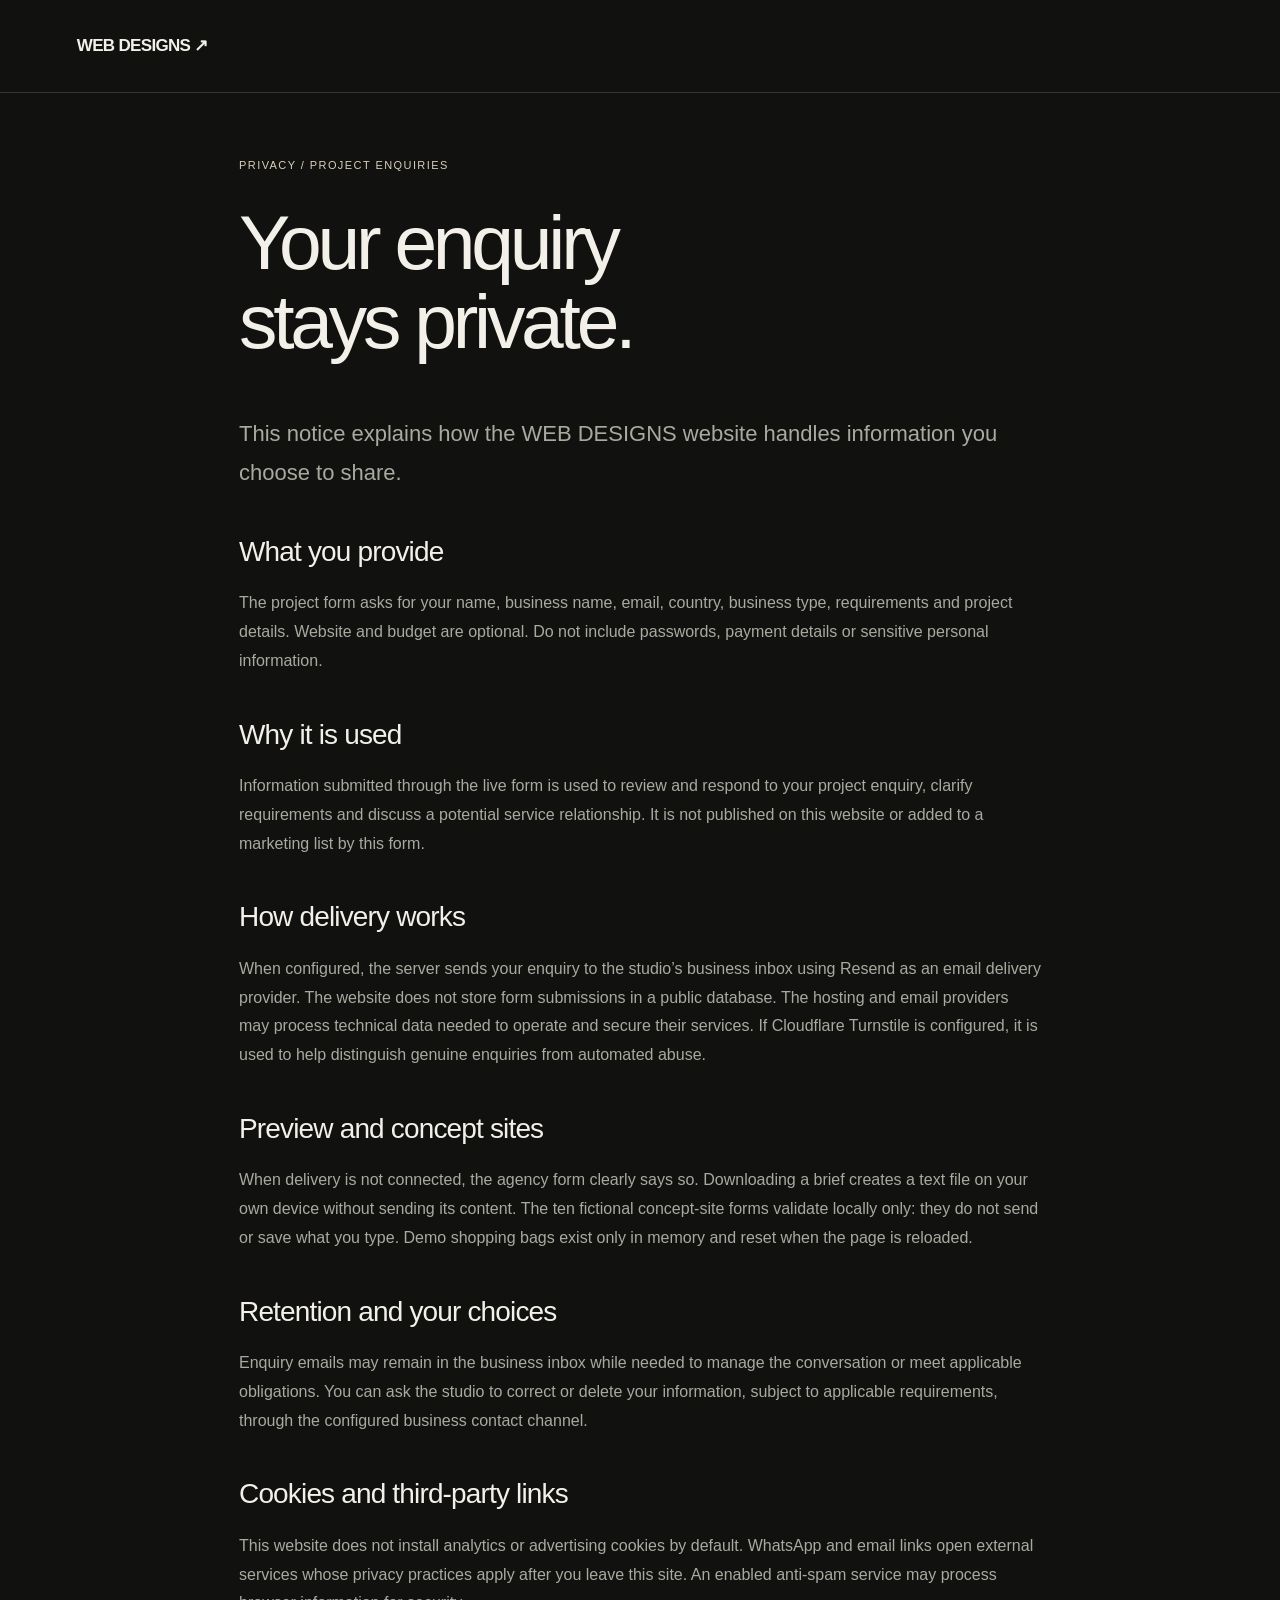
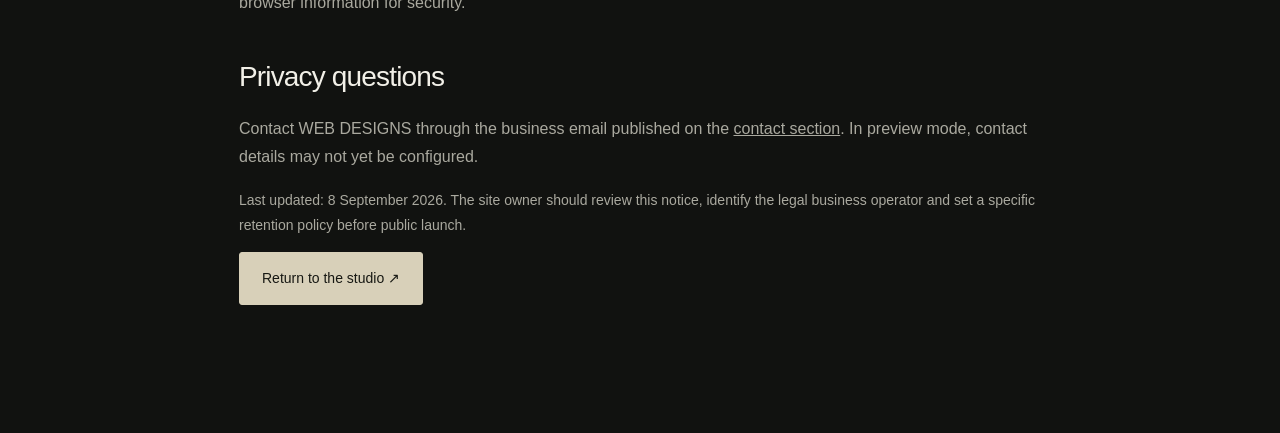
<file: privacy/index.html>
<!doctype html><html lang="en"><head><meta charset="utf-8"><meta name="viewport" content="width=device-width,initial-scale=1"><title>Privacy Notice | WEB DESIGNS</title><meta name="description" content="How WEB DESIGNS handles project enquiries, local concept demonstrations and website privacy."><meta name="theme-color" content="#111210"><meta property="og:type" content="website"><meta property="og:title" content="Privacy Notice | WEB DESIGNS"><meta property="og:description" content="How WEB DESIGNS handles project enquiries, local concept demonstrations and website privacy."><meta property="og:site_name" content="WEB DESIGNS"><meta name="twitter:card" content="summary_large_image"><meta name="robots" content="noindex,follow"><link rel="icon" href="../assets/favicon.svg" type="image/svg+xml"><link rel="stylesheet" href="../assets/base.css?v=45bfe9d2fe"><script src="../assets/config.js?v=0edd2de676" defer></script><script src="../assets/app.js?v=ed952c2383" defer></script></head><body class="agency"><a class="skip" href="#main">Skip to content</a><header class="legal-header"><a class="brand" href="../">WEB DESIGNS ↗</a></header><main id="main" class="legal-page"><span class="section-kicker">PRIVACY / PROJECT ENQUIRIES</span><h1>Your enquiry<br>stays private.</h1><p class="legal-intro">This notice explains how the WEB DESIGNS website handles information you choose to share.</p><h2>What you provide</h2><p>The project form asks for your name, business name, email, country, business type, requirements and project details. Website and budget are optional. Do not include passwords, payment details or sensitive personal information.</p><h2>Why it is used</h2><p>Information submitted through the live form is used to review and respond to your project enquiry, clarify requirements and discuss a potential service relationship. It is not published on this website or added to a marketing list by this form.</p><h2>How delivery works</h2><p>When configured, the server sends your enquiry to the studio’s business inbox using Resend as an email delivery provider. The website does not store form submissions in a public database. The hosting and email providers may process technical data needed to operate and secure their services. If Cloudflare Turnstile is configured, it is used to help distinguish genuine enquiries from automated abuse.</p><h2>Preview and concept sites</h2><p>When delivery is not connected, the agency form clearly says so. Downloading a brief creates a text file on your own device without sending its content. The ten fictional concept-site forms validate locally only: they do not send or save what you type. Demo shopping bags exist only in memory and reset when the page is reloaded.</p><h2>Retention and your choices</h2><p>Enquiry emails may remain in the business inbox while needed to manage the conversation or meet applicable obligations. You can ask the studio to correct or delete your information, subject to applicable requirements, through the configured business contact channel.</p><h2>Cookies and third-party links</h2><p>This website does not install analytics or advertising cookies by default. WhatsApp and email links open external services whose privacy practices apply after you leave this site. An enabled anti-spam service may process browser information for security.</p><h2>Privacy questions</h2><p>Contact WEB DESIGNS through the business email published on the <a href="../#contact">contact section</a>. In preview mode, contact details may not yet be configured.</p><p class="small muted">Last updated: 8 September 2026. The site owner should review this notice, identify the legal business operator and set a specific retention policy before public launch.</p><a class="button primary" href="../">Return to the studio ↗</a></main></body></html>
</file>
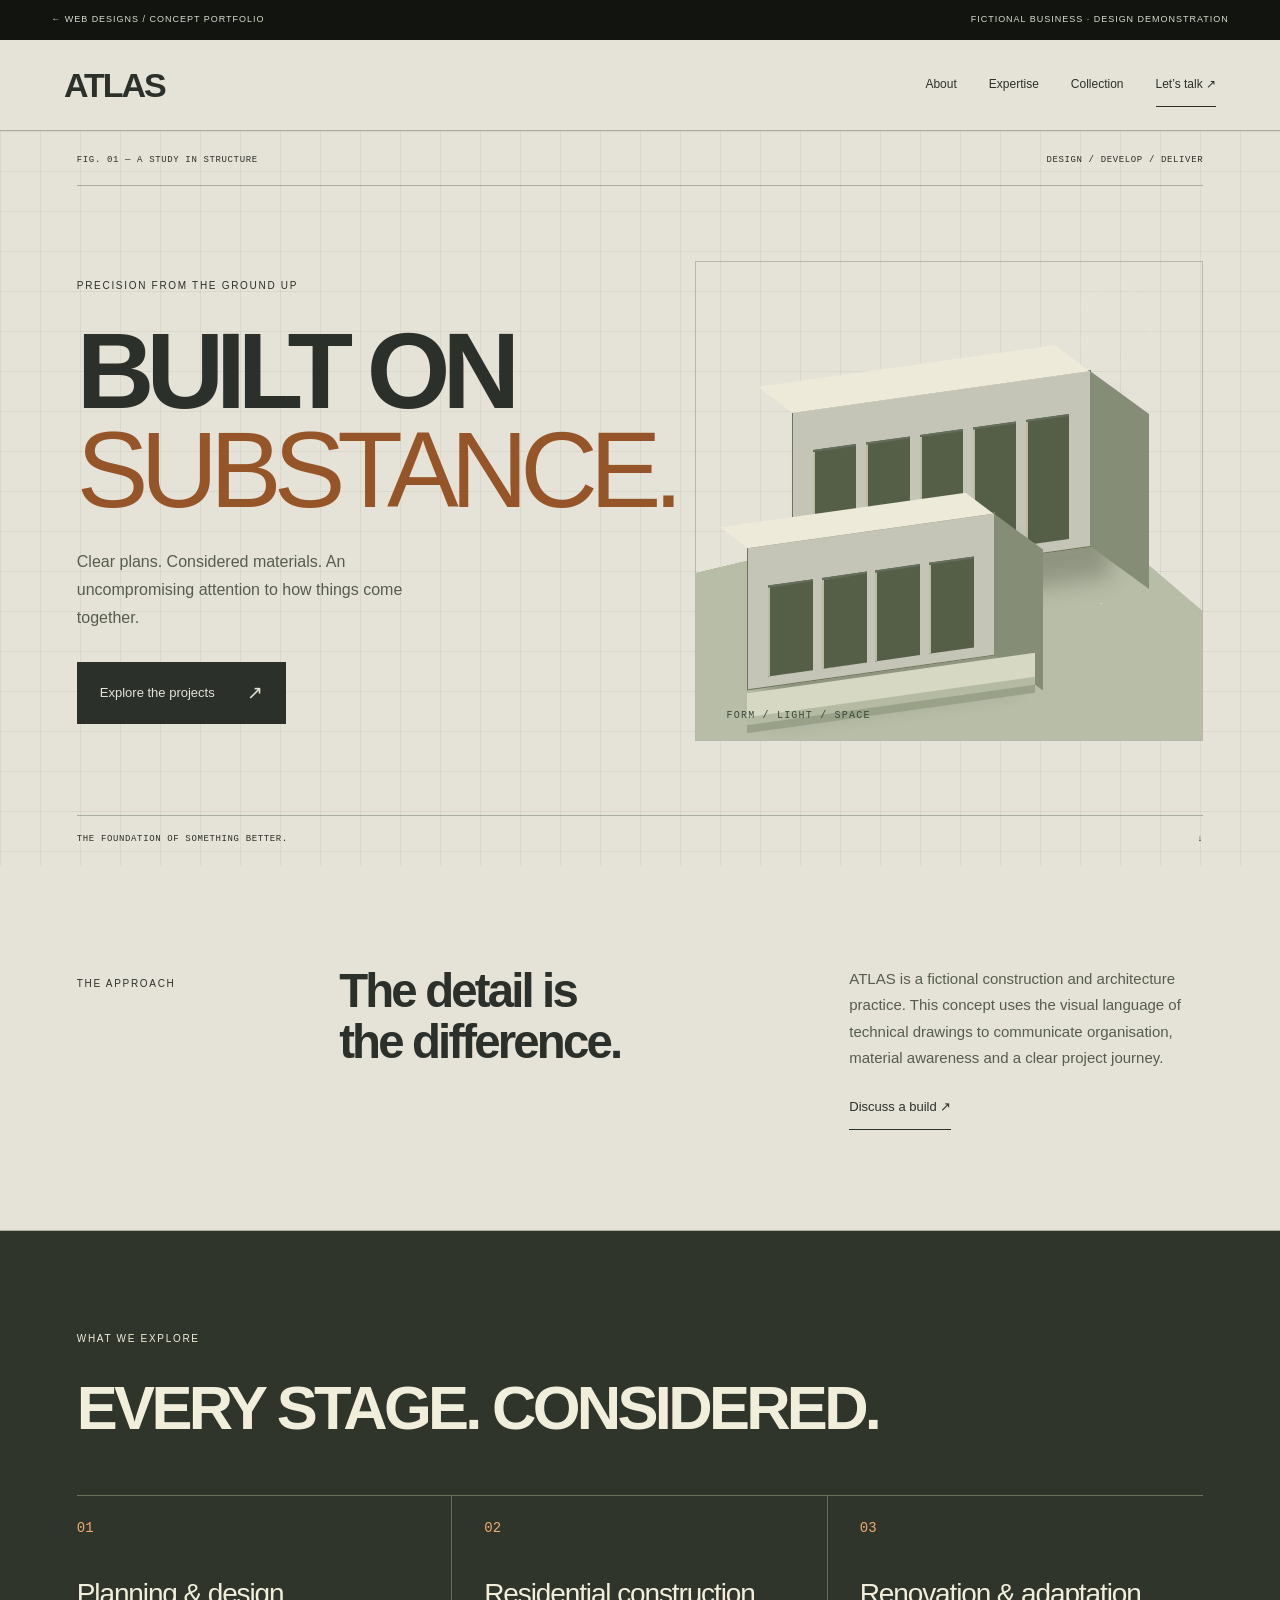
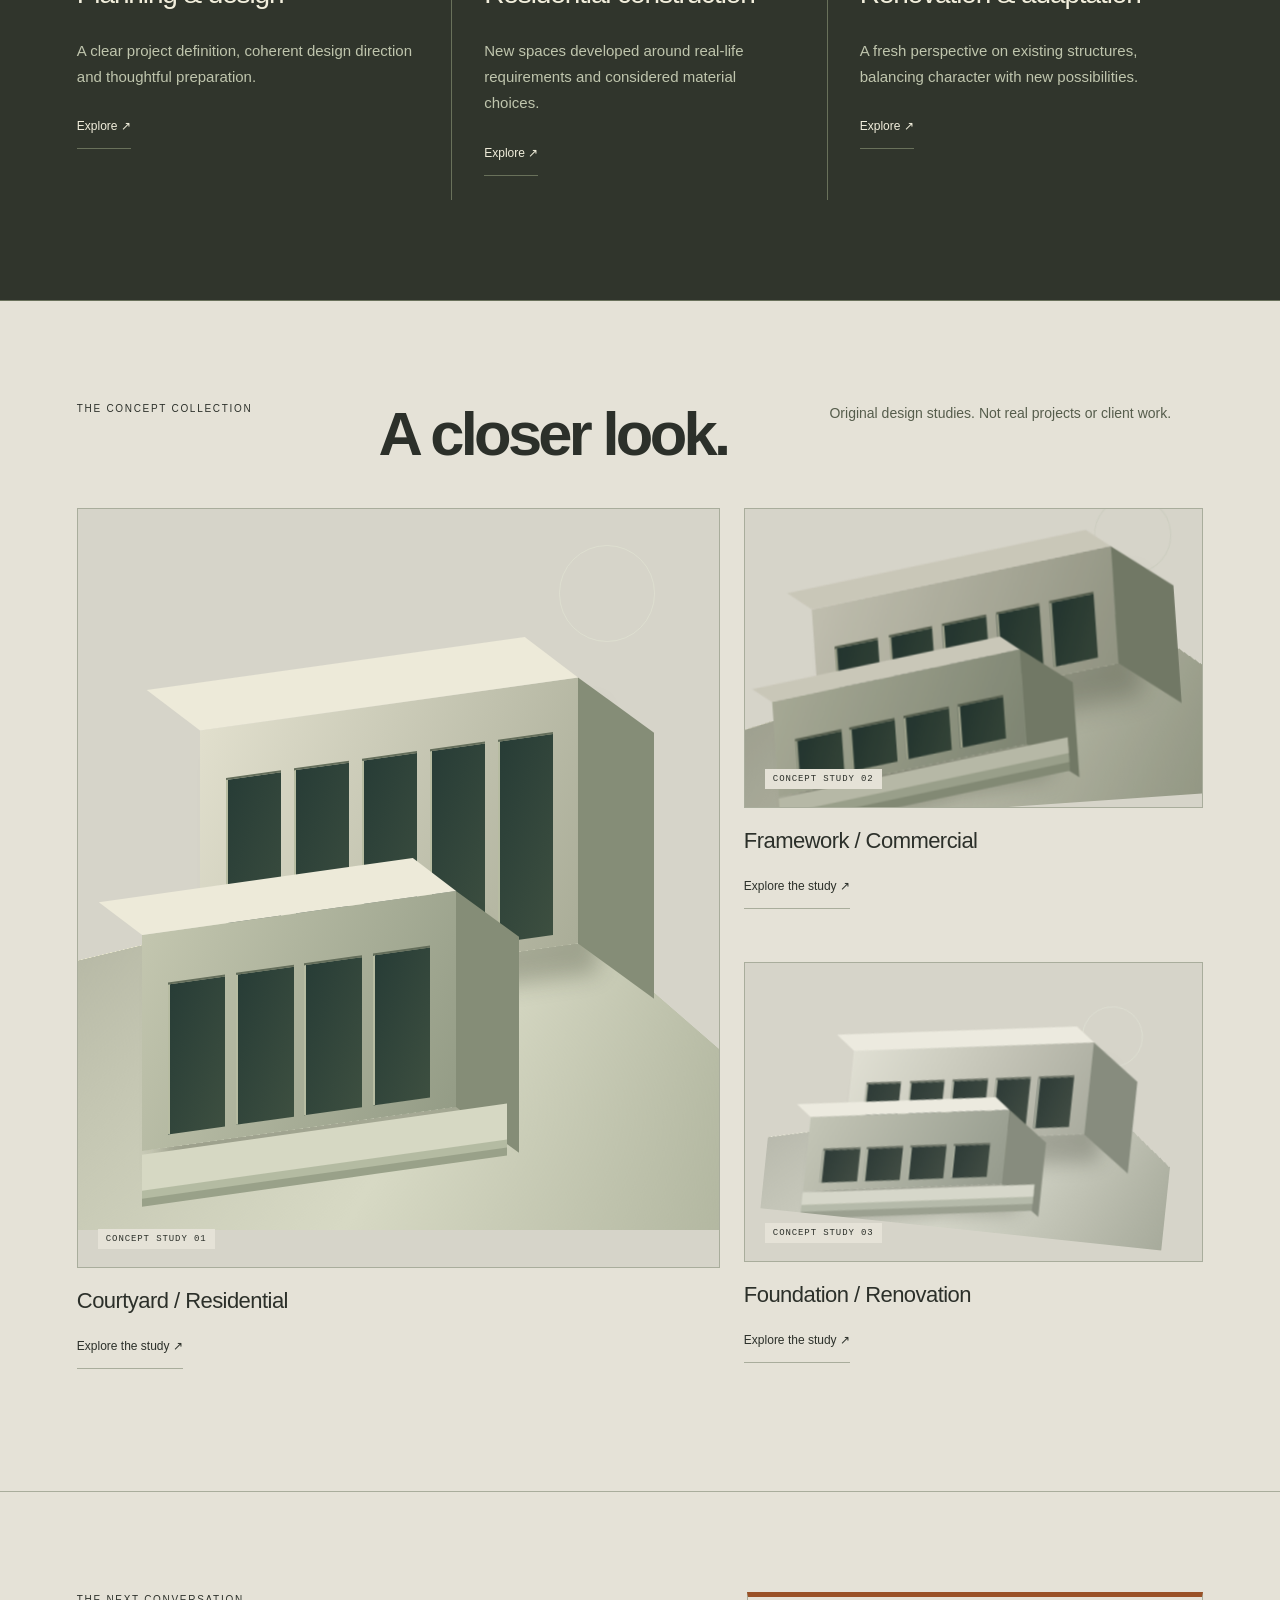
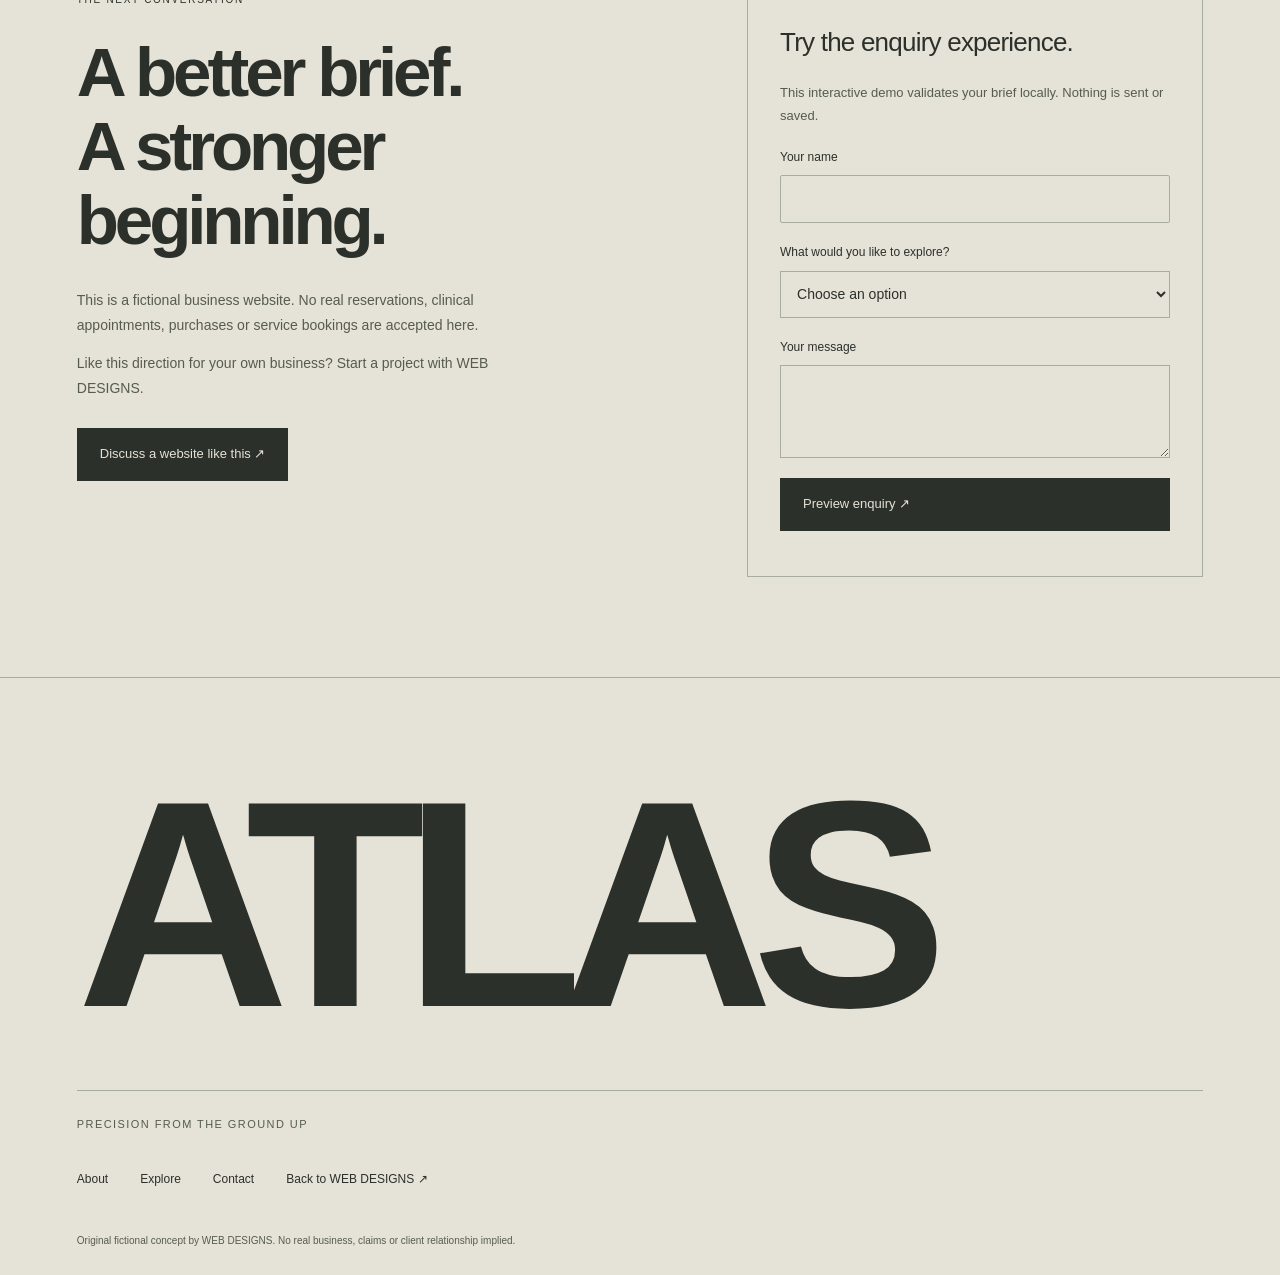
<file: work/atlas/index.html>
<!doctype html><html lang="en"><head><meta charset="utf-8"><meta name="viewport" content="width=device-width,initial-scale=1"><title>ATLAS — Construction &amp; architecture Concept | WEB DESIGNS</title><meta name="description" content="Explore ATLAS, an original fictional construction &amp; architecture website concept by WEB DESIGNS. A demonstration of custom design and development."><meta name="theme-color" content="#111210"><meta property="og:type" content="website"><meta property="og:title" content="ATLAS — Construction &amp; architecture Concept | WEB DESIGNS"><meta property="og:description" content="Explore ATLAS, an original fictional construction &amp; architecture website concept by WEB DESIGNS. A demonstration of custom design and development."><meta property="og:site_name" content="WEB DESIGNS"><meta name="twitter:card" content="summary_large_image"><meta name="robots" content="noindex,follow"><link rel="icon" href="../../assets/favicon.svg" type="image/svg+xml"><link rel="stylesheet" href="../../assets/base.css?v=45bfe9d2fe"><link rel="stylesheet" href="../../assets/concepts.css?v=c3c418ec40"><script src="../../assets/config.js?v=0edd2de676" defer></script><script src="../../assets/app.js?v=ed952c2383" defer></script></head><body class="atlas"><a class="skip" href="#main">Skip to content</a><div class="concept-banner" role="navigation" aria-label="Concept preview navigation"><a href="../../#work">← WEB DESIGNS / CONCEPT PORTFOLIO</a><span>FICTIONAL BUSINESS · DESIGN DEMONSTRATION</span></div><header class="concept-nav"><a class="concept-logo" href="#home">ATLAS</a><button class="menu-toggle" aria-expanded="false" aria-controls="concept-navigation">Menu +</button><nav id="concept-navigation" aria-label="Concept navigation"><a href="#about">About</a><a href="#services">Expertise</a><a href="#collection">Collection</a><a href="#contact" class="concept-nav-cta">Let’s talk ↗</a></nav></header><main id="main"><section id="home" class="concept-hero construction-hero"><div class="drawing-label">FIG. 01 — A STUDY IN STRUCTURE <span>DESIGN / DEVELOP / DELIVER</span></div><div class="concept-hero-copy"><span class="concept-eyebrow">PRECISION FROM THE GROUND UP</span><h1>BUILT ON<br><em>SUBSTANCE.</em></h1><p>Clear plans. Considered materials. An uncompromising attention to how things come together.</p><a class="concept-button" href="#services">Explore the projects <span aria-hidden="true">↗</span></a></div><div class="concept-visual" data-tilt><div class="architecture-art" aria-hidden="true"><div class="arch-ground"></div><div class="arch-block block-one"><i></i><i></i><i></i><i></i><i></i></div><div class="arch-block block-two"><i></i><i></i><i></i><i></i></div><div class="arch-step"></div><div class="arch-sun"></div><span class="dimension">FORM / LIGHT / SPACE</span></div></div><div class="drawing-footer">THE FOUNDATION OF SOMETHING BETTER. <span>↓</span></div></section><section class="concept-section concept-about" id="about"><span class="concept-eyebrow">THE APPROACH</span><h2>The detail is<br>the difference.</h2><div class="concept-story"><p>ATLAS is a fictional construction and architecture practice. This concept uses the visual language of technical drawings to communicate organisation, material awareness and a clear project journey.</p><a href="#contact" class="concept-text-link">Discuss a build ↗</a></div></section><section class="concept-section concept-services" id="services"><span class="concept-eyebrow">WHAT WE EXPLORE</span><h2>EVERY STAGE. CONSIDERED.</h2><div class="concept-service-grid"><article class="concept-service reveal"><span class="concept-service-index">01</span><h3>Planning & design</h3><p>A clear project definition, coherent design direction and thoughtful preparation.</p><a href="#contact" aria-label="Ask about Planning &amp; design">Explore ↗</a></article><article class="concept-service reveal"><span class="concept-service-index">02</span><h3>Residential construction</h3><p>New spaces developed around real-life requirements and considered material choices.</p><a href="#contact" aria-label="Ask about Residential construction">Explore ↗</a></article><article class="concept-service reveal"><span class="concept-service-index">03</span><h3>Renovation & adaptation</h3><p>A fresh perspective on existing structures, balancing character with new possibilities.</p><a href="#contact" aria-label="Ask about Renovation &amp; adaptation">Explore ↗</a></article></div></section><section class="concept-section concept-collection" id="collection"><div class="collection-heading"><span class="concept-eyebrow">THE CONCEPT COLLECTION</span><h2>A closer look.</h2><p>Original design studies. Not real projects or client work.</p></div><p id="collection-status" role="status"></p><div class="collection-grid"><article class="collection-item" data-property="garden"><div class="collection-art variant-0"><div class="architecture-art" aria-hidden="true"><div class="arch-ground"></div><div class="arch-block block-one"><i></i><i></i><i></i><i></i><i></i></div><div class="arch-block block-two"><i></i><i></i><i></i><i></i></div><div class="arch-step"></div><div class="arch-sun"></div><span class="dimension">FORM / LIGHT / SPACE</span></div><span>CONCEPT STUDY 01</span></div><div class="collection-info"><h3>Courtyard / Residential</h3><button class="gallery-open" data-gallery-title="Courtyard / Residential" data-gallery-text="A clear project definition, coherent design direction and thoughtful preparation.">Explore the study ↗</button></div></article><article class="collection-item" data-property="city"><div class="collection-art variant-1"><div class="architecture-art" aria-hidden="true"><div class="arch-ground"></div><div class="arch-block block-one"><i></i><i></i><i></i><i></i><i></i></div><div class="arch-block block-two"><i></i><i></i><i></i><i></i></div><div class="arch-step"></div><div class="arch-sun"></div><span class="dimension">FORM / LIGHT / SPACE</span></div><span>CONCEPT STUDY 02</span></div><div class="collection-info"><h3>Framework / Commercial</h3><button class="gallery-open" data-gallery-title="Framework / Commercial" data-gallery-text="New spaces developed around real-life requirements and considered material choices.">Explore the study ↗</button></div></article><article class="collection-item" data-property="coast"><div class="collection-art variant-2"><div class="architecture-art" aria-hidden="true"><div class="arch-ground"></div><div class="arch-block block-one"><i></i><i></i><i></i><i></i><i></i></div><div class="arch-block block-two"><i></i><i></i><i></i><i></i></div><div class="arch-step"></div><div class="arch-sun"></div><span class="dimension">FORM / LIGHT / SPACE</span></div><span>CONCEPT STUDY 03</span></div><div class="collection-info"><h3>Foundation / Renovation</h3><button class="gallery-open" data-gallery-title="Foundation / Renovation" data-gallery-text="A fresh perspective on existing structures, balancing character with new possibilities.">Explore the study ↗</button></div></article></div></section><section class="concept-section concept-contact" id="contact"><div><span class="concept-eyebrow">THE NEXT CONVERSATION</span><h2>A better brief.<br>A stronger beginning.</h2><p>This is a fictional business website. No real reservations, clinical appointments, purchases or service bookings are accepted here.</p><p>Like this direction for your own business? Start a project with WEB DESIGNS.</p><a class="concept-button" href="../../?concept=atlas#contact">Discuss a website like this ↗</a></div><form class="concept-demo-form"><h3>Try the enquiry experience.</h3><p>This interactive demo validates your brief locally. Nothing is sent or saved.</p><label>Your name<input name="demoName" required maxlength="100" autocomplete="off"></label><label>What would you like to explore?<select name="demoInterest" required><option value="">Choose an option</option><option>Planning &amp; design</option><option>Residential construction</option><option>Renovation &amp; adaptation</option></select></label><label>Your message<textarea name="demoMessage" required minlength="10" maxlength="1000" rows="3"></textarea></label><button class="concept-button" type="submit">Preview enquiry ↗</button><p class="demo-status" role="status"></p></form></section></main><footer class="concept-footer"><a href="#home" class="concept-footer-logo">ATLAS</a><p>PRECISION FROM THE GROUND UP</p><div><a href="#about">About</a><a href="#services">Explore</a><a href="#contact">Contact</a><a href="../../#work">Back to WEB DESIGNS ↗</a></div><small>Original fictional concept by WEB DESIGNS. No real business, claims or client relationship implied.</small></footer><dialog class="concept-dialog"><button class="dialog-close" aria-label="Close dialog">×</button><span class="concept-eyebrow">CONCEPT STUDY</span><h2 class="dialog-title">A closer look</h2><p class="dialog-description"></p><p class="dialog-disclaimer">A fictional design demonstration. Nothing is booked or purchased.</p><a class="concept-button" href="../../?concept=atlas#contact">Build something like this ↗</a></dialog></body></html>
</file>
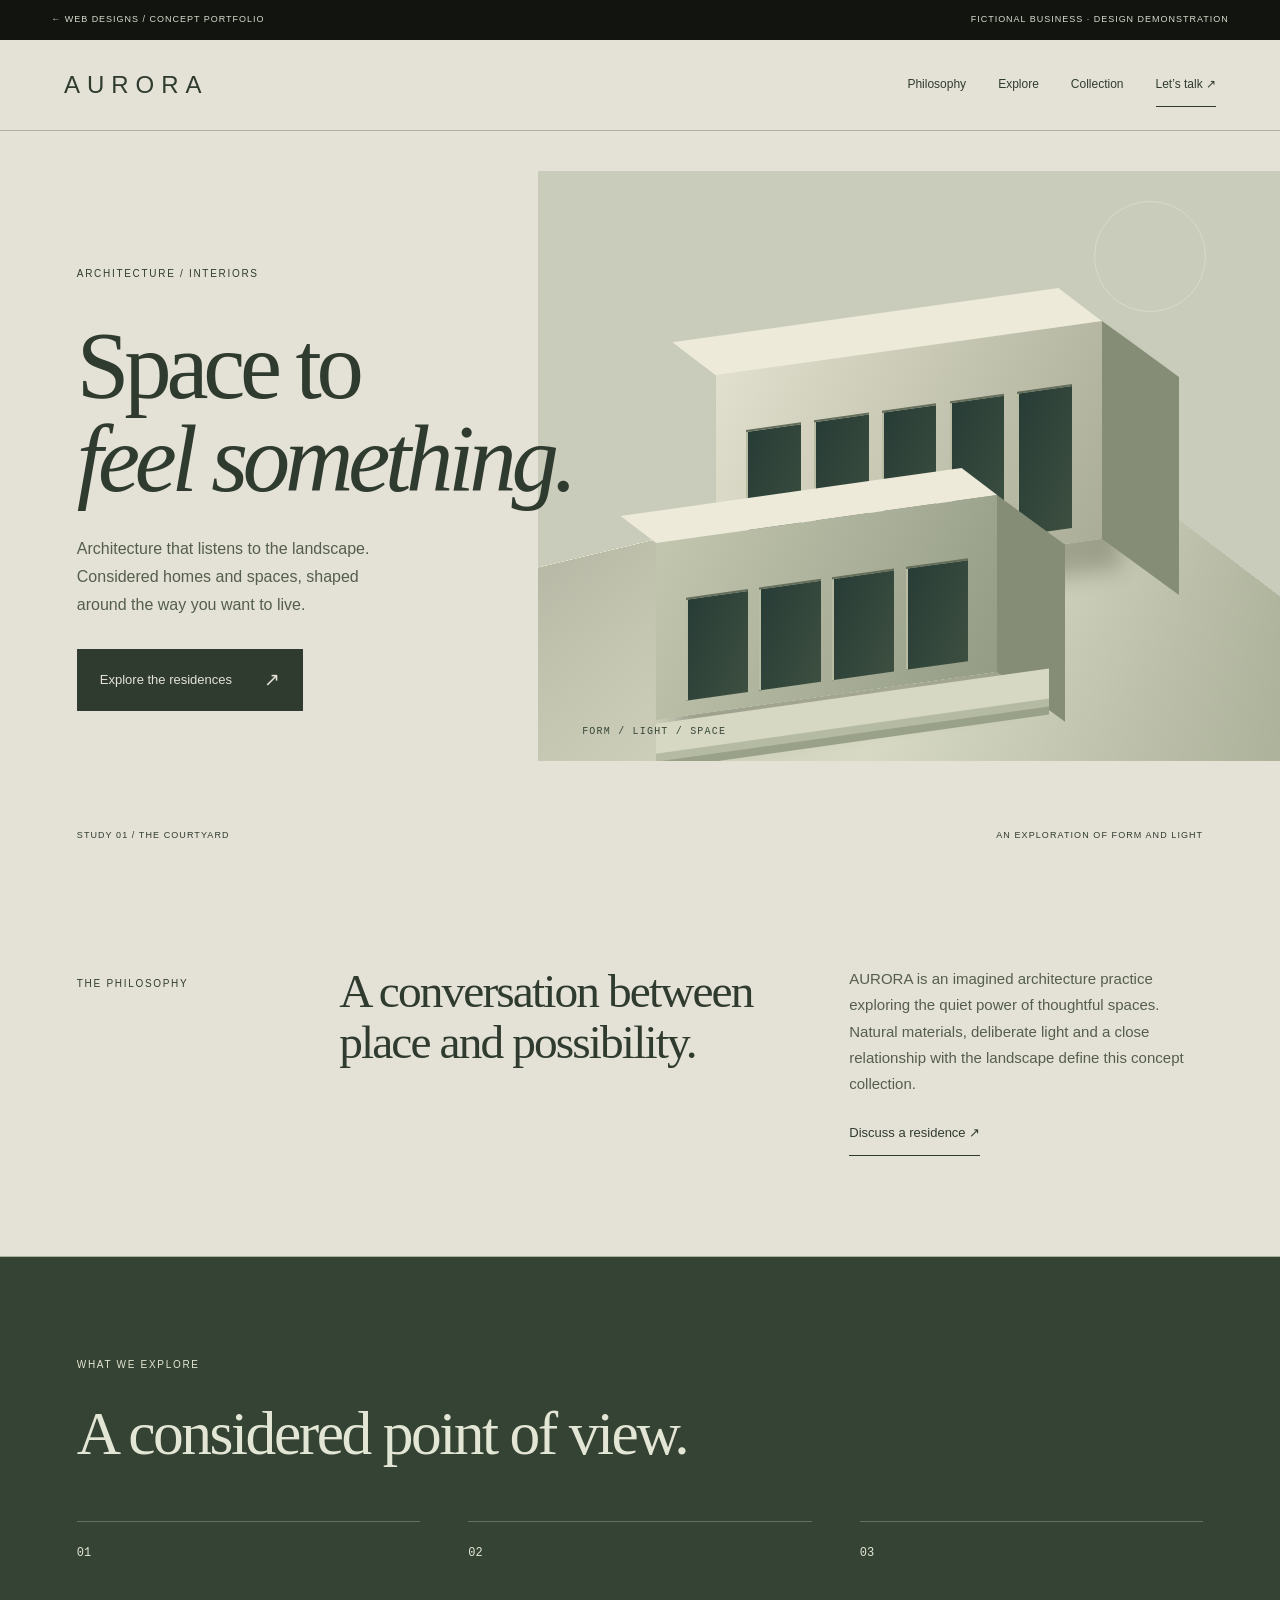
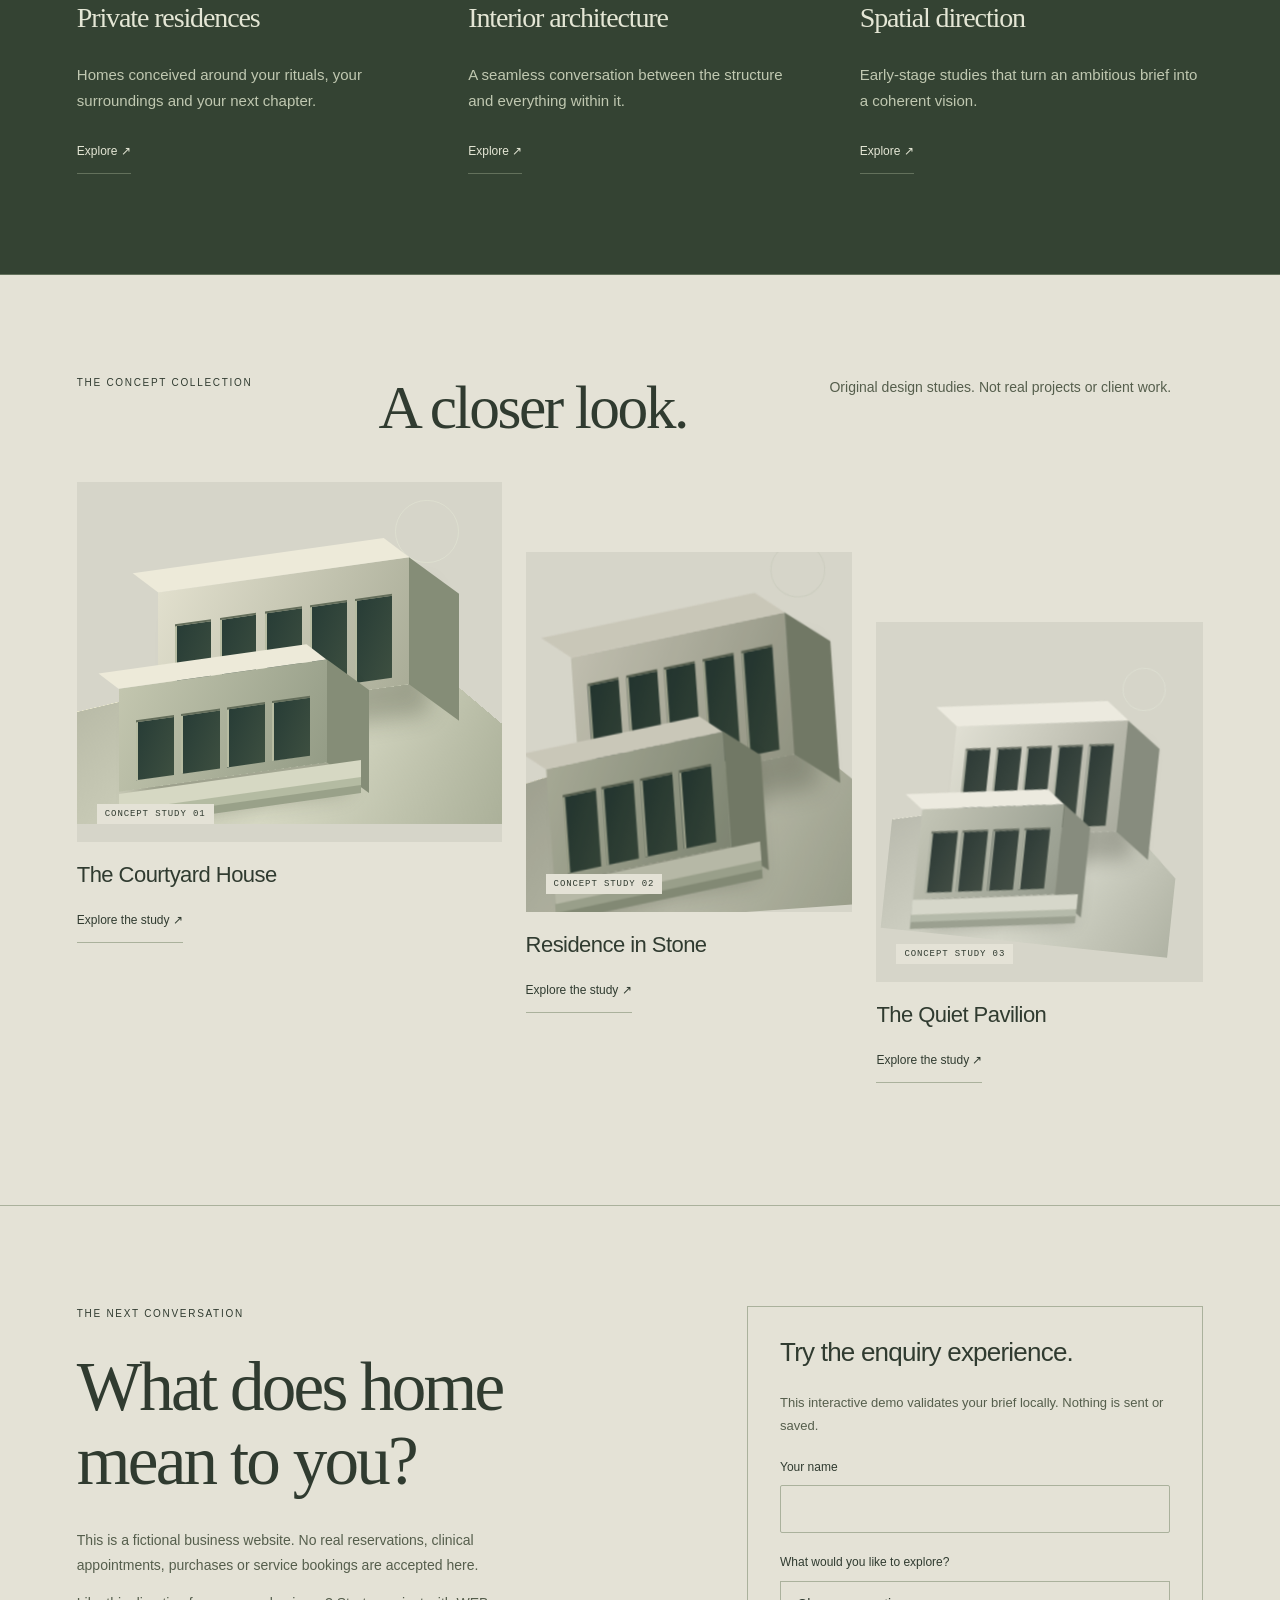
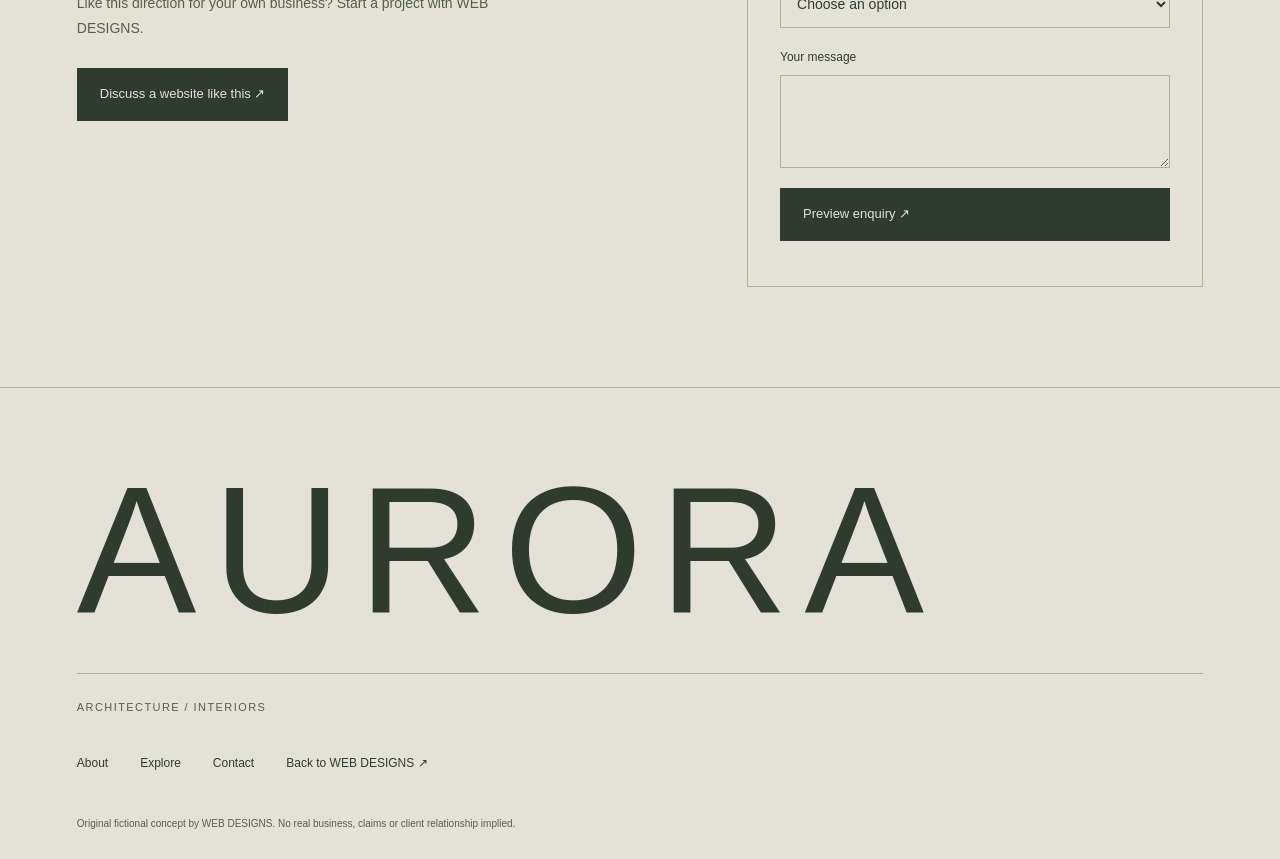
<file: work/aurora/index.html>
<!doctype html><html lang="en"><head><meta charset="utf-8"><meta name="viewport" content="width=device-width,initial-scale=1"><title>AURORA — Luxury architecture Concept | WEB DESIGNS</title><meta name="description" content="Explore AURORA, an original fictional luxury architecture website concept by WEB DESIGNS. A demonstration of custom design and development."><meta name="theme-color" content="#111210"><meta property="og:type" content="website"><meta property="og:title" content="AURORA — Luxury architecture Concept | WEB DESIGNS"><meta property="og:description" content="Explore AURORA, an original fictional luxury architecture website concept by WEB DESIGNS. A demonstration of custom design and development."><meta property="og:site_name" content="WEB DESIGNS"><meta name="twitter:card" content="summary_large_image"><meta name="robots" content="noindex,follow"><link rel="icon" href="../../assets/favicon.svg" type="image/svg+xml"><link rel="stylesheet" href="../../assets/base.css?v=45bfe9d2fe"><link rel="stylesheet" href="../../assets/concepts.css?v=c3c418ec40"><script src="../../assets/config.js?v=0edd2de676" defer></script><script src="../../assets/app.js?v=ed952c2383" defer></script></head><body class="aurora"><a class="skip" href="#main">Skip to content</a><div class="concept-banner" role="navigation" aria-label="Concept preview navigation"><a href="../../#work">← WEB DESIGNS / CONCEPT PORTFOLIO</a><span>FICTIONAL BUSINESS · DESIGN DEMONSTRATION</span></div><header class="concept-nav"><a class="concept-logo" href="#home">AURORA</a><button class="menu-toggle" aria-expanded="false" aria-controls="concept-navigation">Menu +</button><nav id="concept-navigation" aria-label="Concept navigation"><a href="#about">Philosophy</a><a href="#services">Explore</a><a href="#collection">Collection</a><a href="#contact" class="concept-nav-cta">Let’s talk ↗</a></nav></header><main id="main"><section id="home" class="concept-hero architecture-hero"><div class="concept-hero-copy"><span class="concept-eyebrow">ARCHITECTURE / INTERIORS</span><h1>Space to<br><em>feel something.</em></h1><p>Architecture that listens to the landscape. Considered homes and spaces, shaped around the way you want to live.</p><a class="concept-button" href="#services">Explore the residences <span aria-hidden="true">↗</span></a></div><div class="concept-visual" data-tilt><div class="architecture-art" aria-hidden="true"><div class="arch-ground"></div><div class="arch-block block-one"><i></i><i></i><i></i><i></i><i></i></div><div class="arch-block block-two"><i></i><i></i><i></i><i></i></div><div class="arch-step"></div><div class="arch-sun"></div><span class="dimension">FORM / LIGHT / SPACE</span></div></div><div class="hero-caption"><span>STUDY 01 / THE COURTYARD</span><span>AN EXPLORATION OF FORM AND LIGHT</span></div></section><section class="concept-section concept-about" id="about"><span class="concept-eyebrow">THE PHILOSOPHY</span><h2>A conversation between place and possibility.</h2><div class="concept-story"><p>AURORA is an imagined architecture practice exploring the quiet power of thoughtful spaces. Natural materials, deliberate light and a close relationship with the landscape define this concept collection.</p><a href="#contact" class="concept-text-link">Discuss a residence ↗</a></div></section><section class="concept-section concept-services" id="services"><span class="concept-eyebrow">WHAT WE EXPLORE</span><h2>A considered point of view.</h2><div class="concept-service-grid"><article class="concept-service reveal"><span class="concept-service-index">01</span><h3>Private residences</h3><p>Homes conceived around your rituals, your surroundings and your next chapter.</p><a href="#contact" aria-label="Ask about Private residences">Explore ↗</a></article><article class="concept-service reveal"><span class="concept-service-index">02</span><h3>Interior architecture</h3><p>A seamless conversation between the structure and everything within it.</p><a href="#contact" aria-label="Ask about Interior architecture">Explore ↗</a></article><article class="concept-service reveal"><span class="concept-service-index">03</span><h3>Spatial direction</h3><p>Early-stage studies that turn an ambitious brief into a coherent vision.</p><a href="#contact" aria-label="Ask about Spatial direction">Explore ↗</a></article></div></section><section class="concept-section concept-collection" id="collection"><div class="collection-heading"><span class="concept-eyebrow">THE CONCEPT COLLECTION</span><h2>A closer look.</h2><p>Original design studies. Not real projects or client work.</p></div><p id="collection-status" role="status"></p><div class="collection-grid"><article class="collection-item" data-property="garden"><div class="collection-art variant-0"><div class="architecture-art" aria-hidden="true"><div class="arch-ground"></div><div class="arch-block block-one"><i></i><i></i><i></i><i></i><i></i></div><div class="arch-block block-two"><i></i><i></i><i></i><i></i></div><div class="arch-step"></div><div class="arch-sun"></div><span class="dimension">FORM / LIGHT / SPACE</span></div><span>CONCEPT STUDY 01</span></div><div class="collection-info"><h3>The Courtyard House</h3><button class="gallery-open" data-gallery-title="The Courtyard House" data-gallery-text="Homes conceived around your rituals, your surroundings and your next chapter.">Explore the study ↗</button></div></article><article class="collection-item" data-property="city"><div class="collection-art variant-1"><div class="architecture-art" aria-hidden="true"><div class="arch-ground"></div><div class="arch-block block-one"><i></i><i></i><i></i><i></i><i></i></div><div class="arch-block block-two"><i></i><i></i><i></i><i></i></div><div class="arch-step"></div><div class="arch-sun"></div><span class="dimension">FORM / LIGHT / SPACE</span></div><span>CONCEPT STUDY 02</span></div><div class="collection-info"><h3>Residence in Stone</h3><button class="gallery-open" data-gallery-title="Residence in Stone" data-gallery-text="A seamless conversation between the structure and everything within it.">Explore the study ↗</button></div></article><article class="collection-item" data-property="coast"><div class="collection-art variant-2"><div class="architecture-art" aria-hidden="true"><div class="arch-ground"></div><div class="arch-block block-one"><i></i><i></i><i></i><i></i><i></i></div><div class="arch-block block-two"><i></i><i></i><i></i><i></i></div><div class="arch-step"></div><div class="arch-sun"></div><span class="dimension">FORM / LIGHT / SPACE</span></div><span>CONCEPT STUDY 03</span></div><div class="collection-info"><h3>The Quiet Pavilion</h3><button class="gallery-open" data-gallery-title="The Quiet Pavilion" data-gallery-text="Early-stage studies that turn an ambitious brief into a coherent vision.">Explore the study ↗</button></div></article></div></section><section class="concept-section concept-contact" id="contact"><div><span class="concept-eyebrow">THE NEXT CONVERSATION</span><h2>What does home<br>mean to you?</h2><p>This is a fictional business website. No real reservations, clinical appointments, purchases or service bookings are accepted here.</p><p>Like this direction for your own business? Start a project with WEB DESIGNS.</p><a class="concept-button" href="../../?concept=aurora#contact">Discuss a website like this ↗</a></div><form class="concept-demo-form"><h3>Try the enquiry experience.</h3><p>This interactive demo validates your brief locally. Nothing is sent or saved.</p><label>Your name<input name="demoName" required maxlength="100" autocomplete="off"></label><label>What would you like to explore?<select name="demoInterest" required><option value="">Choose an option</option><option>Private residences</option><option>Interior architecture</option><option>Spatial direction</option></select></label><label>Your message<textarea name="demoMessage" required minlength="10" maxlength="1000" rows="3"></textarea></label><button class="concept-button" type="submit">Preview enquiry ↗</button><p class="demo-status" role="status"></p></form></section></main><footer class="concept-footer"><a href="#home" class="concept-footer-logo">AURORA</a><p>ARCHITECTURE / INTERIORS</p><div><a href="#about">About</a><a href="#services">Explore</a><a href="#contact">Contact</a><a href="../../#work">Back to WEB DESIGNS ↗</a></div><small>Original fictional concept by WEB DESIGNS. No real business, claims or client relationship implied.</small></footer><dialog class="concept-dialog"><button class="dialog-close" aria-label="Close dialog">×</button><span class="concept-eyebrow">CONCEPT STUDY</span><h2 class="dialog-title">A closer look</h2><p class="dialog-description"></p><p class="dialog-disclaimer">A fictional design demonstration. Nothing is booked or purchased.</p><a class="concept-button" href="../../?concept=aurora#contact">Build something like this ↗</a></dialog></body></html>
</file>
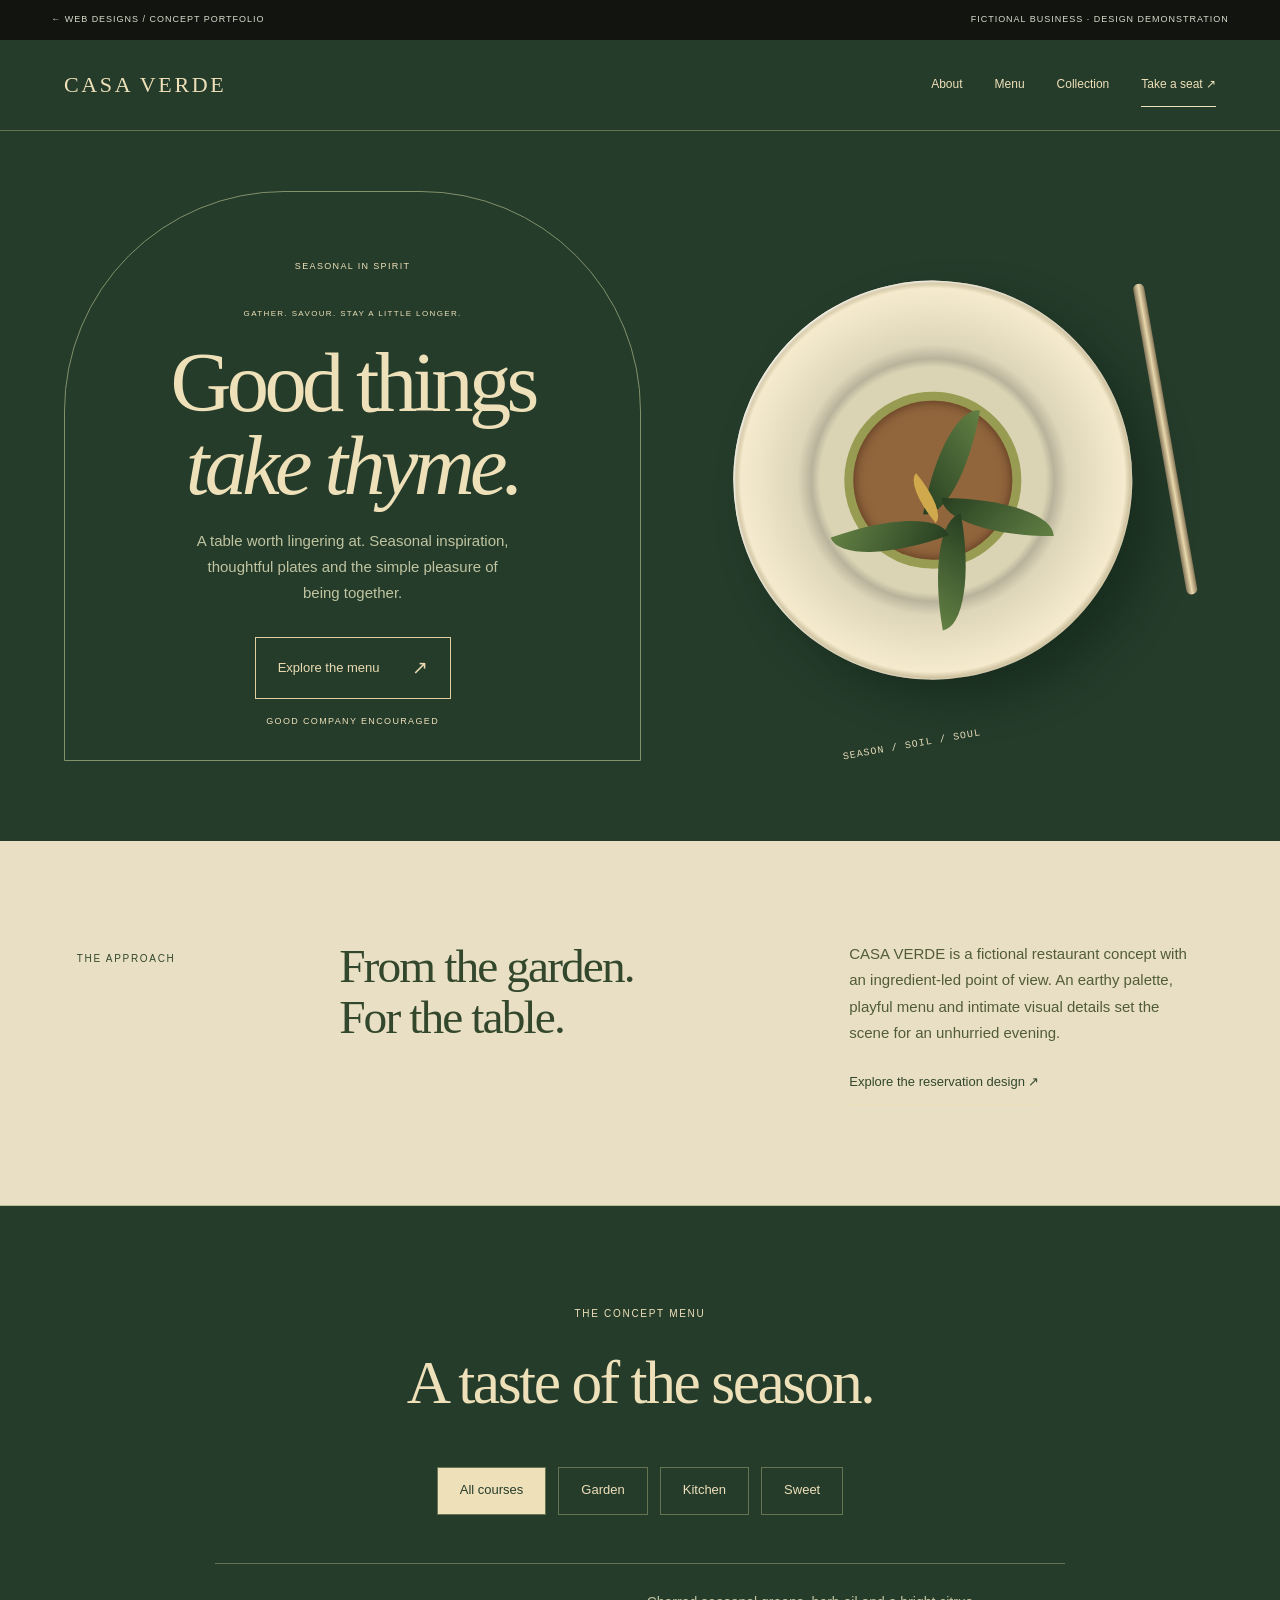
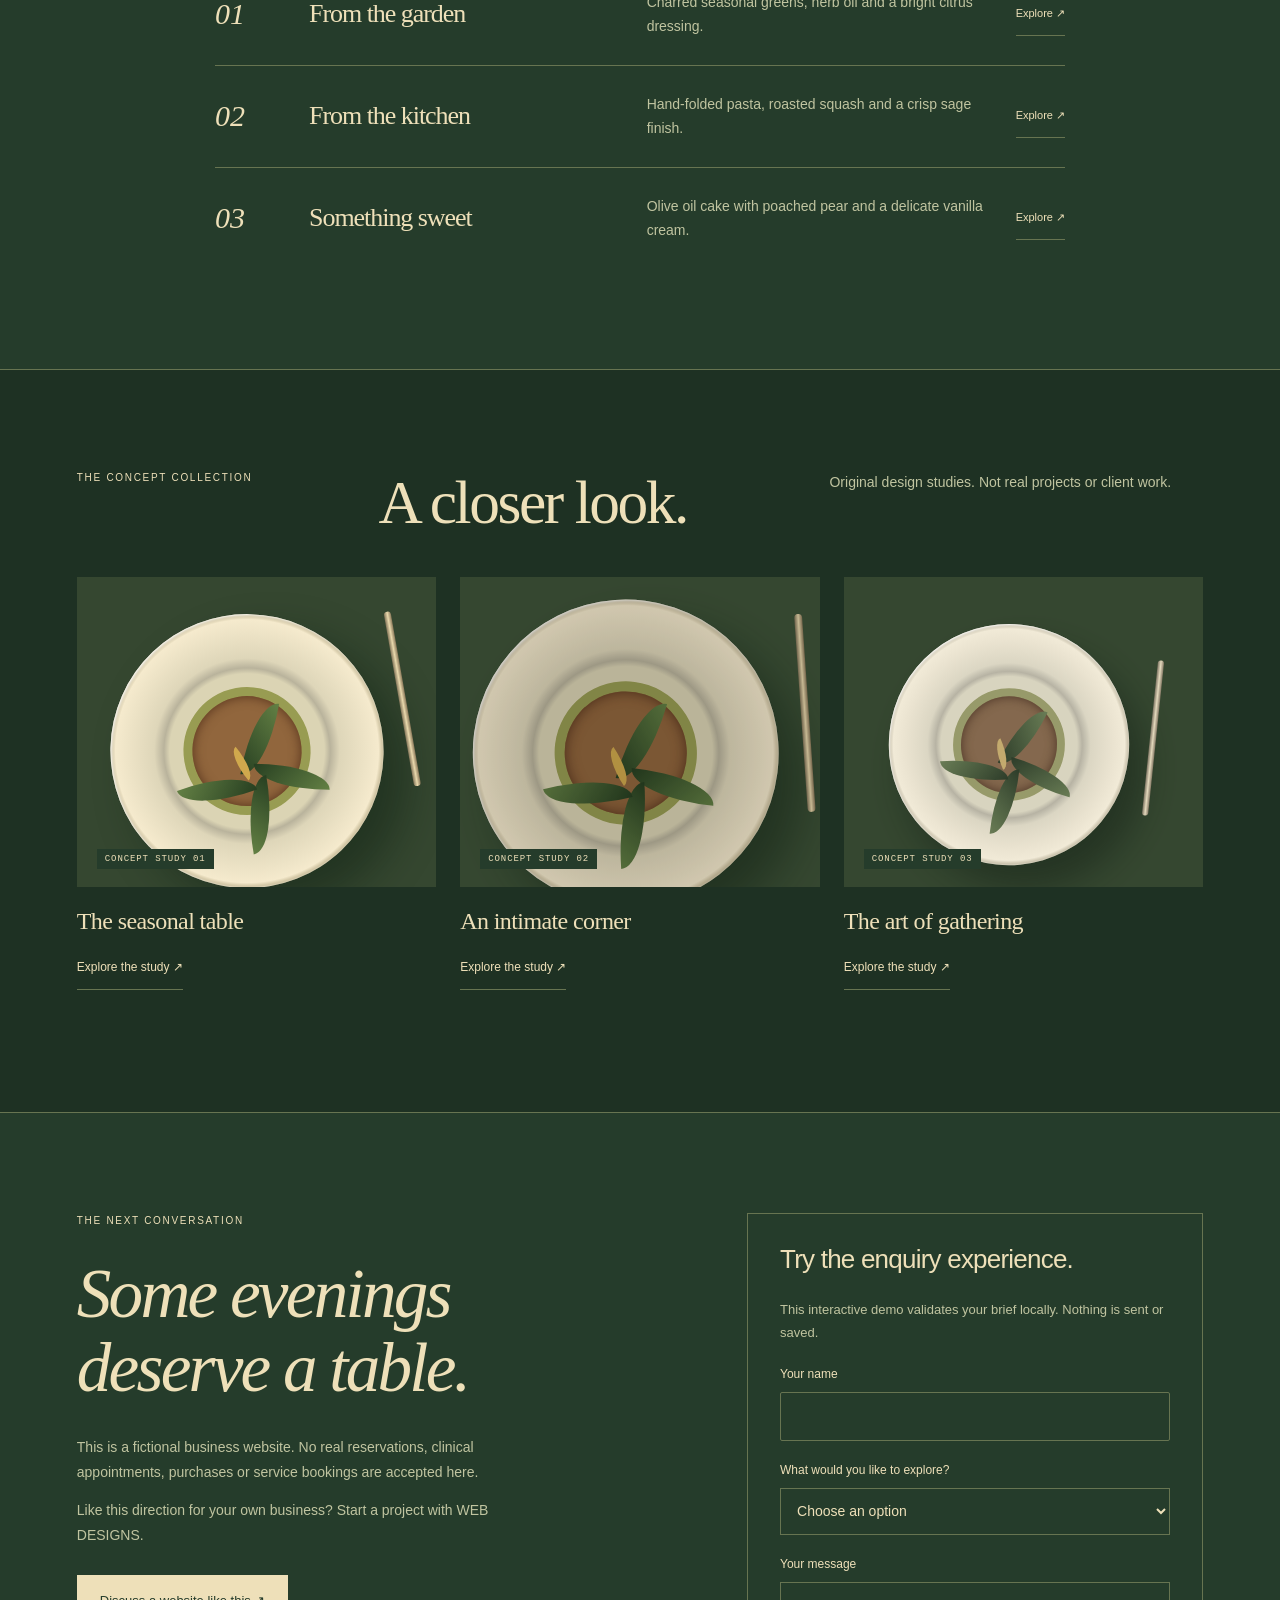
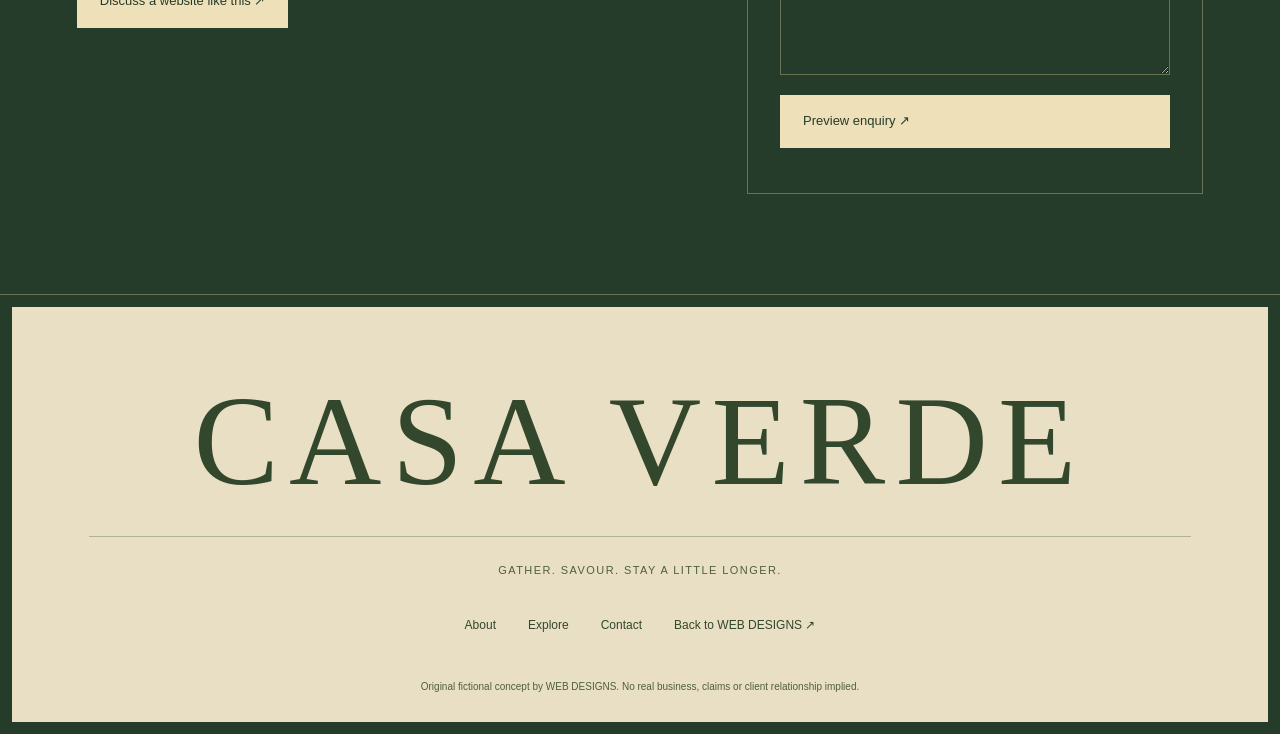
<file: work/casa-verde/index.html>
<!doctype html><html lang="en"><head><meta charset="utf-8"><meta name="viewport" content="width=device-width,initial-scale=1"><title>CASA VERDE — Contemporary dining Concept | WEB DESIGNS</title><meta name="description" content="Explore CASA VERDE, an original fictional contemporary dining website concept by WEB DESIGNS. A demonstration of custom design and development."><meta name="theme-color" content="#111210"><meta property="og:type" content="website"><meta property="og:title" content="CASA VERDE — Contemporary dining Concept | WEB DESIGNS"><meta property="og:description" content="Explore CASA VERDE, an original fictional contemporary dining website concept by WEB DESIGNS. A demonstration of custom design and development."><meta property="og:site_name" content="WEB DESIGNS"><meta name="twitter:card" content="summary_large_image"><meta name="robots" content="noindex,follow"><link rel="icon" href="../../assets/favicon.svg" type="image/svg+xml"><link rel="stylesheet" href="../../assets/base.css?v=45bfe9d2fe"><link rel="stylesheet" href="../../assets/concepts.css?v=c3c418ec40"><script src="../../assets/config.js?v=0edd2de676" defer></script><script src="../../assets/app.js?v=ed952c2383" defer></script></head><body class="casa-verde"><a class="skip" href="#main">Skip to content</a><div class="concept-banner" role="navigation" aria-label="Concept preview navigation"><a href="../../#work">← WEB DESIGNS / CONCEPT PORTFOLIO</a><span>FICTIONAL BUSINESS · DESIGN DEMONSTRATION</span></div><header class="concept-nav"><a class="concept-logo" href="#home">CASA VERDE</a><button class="menu-toggle" aria-expanded="false" aria-controls="concept-navigation">Menu +</button><nav id="concept-navigation" aria-label="Concept navigation"><a href="#about">About</a><a href="#services">Menu</a><a href="#collection">Collection</a><a href="#contact" class="concept-nav-cta">Take a seat ↗</a></nav></header><main id="main"><section id="home" class="concept-hero dining-hero"><div class="dining-border"><span>SEASONAL IN SPIRIT</span><div class="concept-hero-copy"><span class="concept-eyebrow">GATHER. SAVOUR. STAY A LITTLE LONGER.</span><h1>Good things<br><em>take thyme.</em></h1><p>A table worth lingering at. Seasonal inspiration, thoughtful plates and the simple pleasure of being together.</p><a class="concept-button" href="#services">Explore the menu <span aria-hidden="true">↗</span></a></div><span>GOOD COMPANY ENCOURAGED</span></div><div class="concept-visual" data-tilt><div class="plate-art" aria-hidden="true"><div class="plate"><div class="dish"><i></i><i></i><i></i><i></i><i></i></div></div><div class="cutlery"></div><span>SEASON / SOIL / SOUL</span></div></div></section><section class="concept-section concept-about" id="about"><span class="concept-eyebrow">THE APPROACH</span><h2>From the garden.<br>For the table.</h2><div class="concept-story"><p>CASA VERDE is a fictional restaurant concept with an ingredient-led point of view. An earthy palette, playful menu and intimate visual details set the scene for an unhurried evening.</p><a href="#contact" class="concept-text-link">Explore the reservation design ↗</a></div></section><section class="concept-section concept-services" id="services"><span class="concept-eyebrow">THE CONCEPT MENU</span><h2>A taste of the season.</h2><div class="menu-tabs" role="group" aria-label="Menu courses"><button aria-pressed="true" data-course="all">All courses</button><button aria-pressed="false" data-course="0">Garden</button><button aria-pressed="false" data-course="1">Kitchen</button><button aria-pressed="false" data-course="2">Sweet</button></div><div class="concept-service-grid"><article class="concept-service reveal"><span class="concept-service-index">01</span><h3>From the garden</h3><p>Charred seasonal greens, herb oil and a bright citrus dressing.</p><a href="#contact" aria-label="Ask about From the garden">Explore ↗</a></article><article class="concept-service reveal"><span class="concept-service-index">02</span><h3>From the kitchen</h3><p>Hand-folded pasta, roasted squash and a crisp sage finish.</p><a href="#contact" aria-label="Ask about From the kitchen">Explore ↗</a></article><article class="concept-service reveal"><span class="concept-service-index">03</span><h3>Something sweet</h3><p>Olive oil cake with poached pear and a delicate vanilla cream.</p><a href="#contact" aria-label="Ask about Something sweet">Explore ↗</a></article></div></section><section class="concept-section concept-collection" id="collection"><div class="collection-heading"><span class="concept-eyebrow">THE CONCEPT COLLECTION</span><h2>A closer look.</h2><p>Original design studies. Not real projects or client work.</p></div><p id="collection-status" role="status"></p><div class="collection-grid"><article class="collection-item" data-property="garden"><div class="collection-art variant-0"><div class="plate-art" aria-hidden="true"><div class="plate"><div class="dish"><i></i><i></i><i></i><i></i><i></i></div></div><div class="cutlery"></div><span>SEASON / SOIL / SOUL</span></div><span>CONCEPT STUDY 01</span></div><div class="collection-info"><h3>The seasonal table</h3><button class="gallery-open" data-gallery-title="The seasonal table" data-gallery-text="Charred seasonal greens, herb oil and a bright citrus dressing.">Explore the study ↗</button></div></article><article class="collection-item" data-property="city"><div class="collection-art variant-1"><div class="plate-art" aria-hidden="true"><div class="plate"><div class="dish"><i></i><i></i><i></i><i></i><i></i></div></div><div class="cutlery"></div><span>SEASON / SOIL / SOUL</span></div><span>CONCEPT STUDY 02</span></div><div class="collection-info"><h3>An intimate corner</h3><button class="gallery-open" data-gallery-title="An intimate corner" data-gallery-text="Hand-folded pasta, roasted squash and a crisp sage finish.">Explore the study ↗</button></div></article><article class="collection-item" data-property="coast"><div class="collection-art variant-2"><div class="plate-art" aria-hidden="true"><div class="plate"><div class="dish"><i></i><i></i><i></i><i></i><i></i></div></div><div class="cutlery"></div><span>SEASON / SOIL / SOUL</span></div><span>CONCEPT STUDY 03</span></div><div class="collection-info"><h3>The art of gathering</h3><button class="gallery-open" data-gallery-title="The art of gathering" data-gallery-text="Olive oil cake with poached pear and a delicate vanilla cream.">Explore the study ↗</button></div></article></div></section><section class="concept-section concept-contact" id="contact"><div><span class="concept-eyebrow">THE NEXT CONVERSATION</span><h2>Some evenings<br>deserve a table.</h2><p>This is a fictional business website. No real reservations, clinical appointments, purchases or service bookings are accepted here.</p><p>Like this direction for your own business? Start a project with WEB DESIGNS.</p><a class="concept-button" href="../../?concept=casa-verde#contact">Discuss a website like this ↗</a></div><form class="concept-demo-form"><h3>Try the enquiry experience.</h3><p>This interactive demo validates your brief locally. Nothing is sent or saved.</p><label>Your name<input name="demoName" required maxlength="100" autocomplete="off"></label><label>What would you like to explore?<select name="demoInterest" required><option value="">Choose an option</option><option>From the garden</option><option>From the kitchen</option><option>Something sweet</option></select></label><label>Your message<textarea name="demoMessage" required minlength="10" maxlength="1000" rows="3"></textarea></label><button class="concept-button" type="submit">Preview enquiry ↗</button><p class="demo-status" role="status"></p></form></section></main><footer class="concept-footer"><a href="#home" class="concept-footer-logo">CASA VERDE</a><p>GATHER. SAVOUR. STAY A LITTLE LONGER.</p><div><a href="#about">About</a><a href="#services">Explore</a><a href="#contact">Contact</a><a href="../../#work">Back to WEB DESIGNS ↗</a></div><small>Original fictional concept by WEB DESIGNS. No real business, claims or client relationship implied.</small></footer><dialog class="concept-dialog"><button class="dialog-close" aria-label="Close dialog">×</button><span class="concept-eyebrow">CONCEPT STUDY</span><h2 class="dialog-title">A closer look</h2><p class="dialog-description"></p><p class="dialog-disclaimer">A fictional design demonstration. Nothing is booked or purchased.</p><a class="concept-button" href="../../?concept=casa-verde#contact">Build something like this ↗</a></dialog></body></html>
</file>
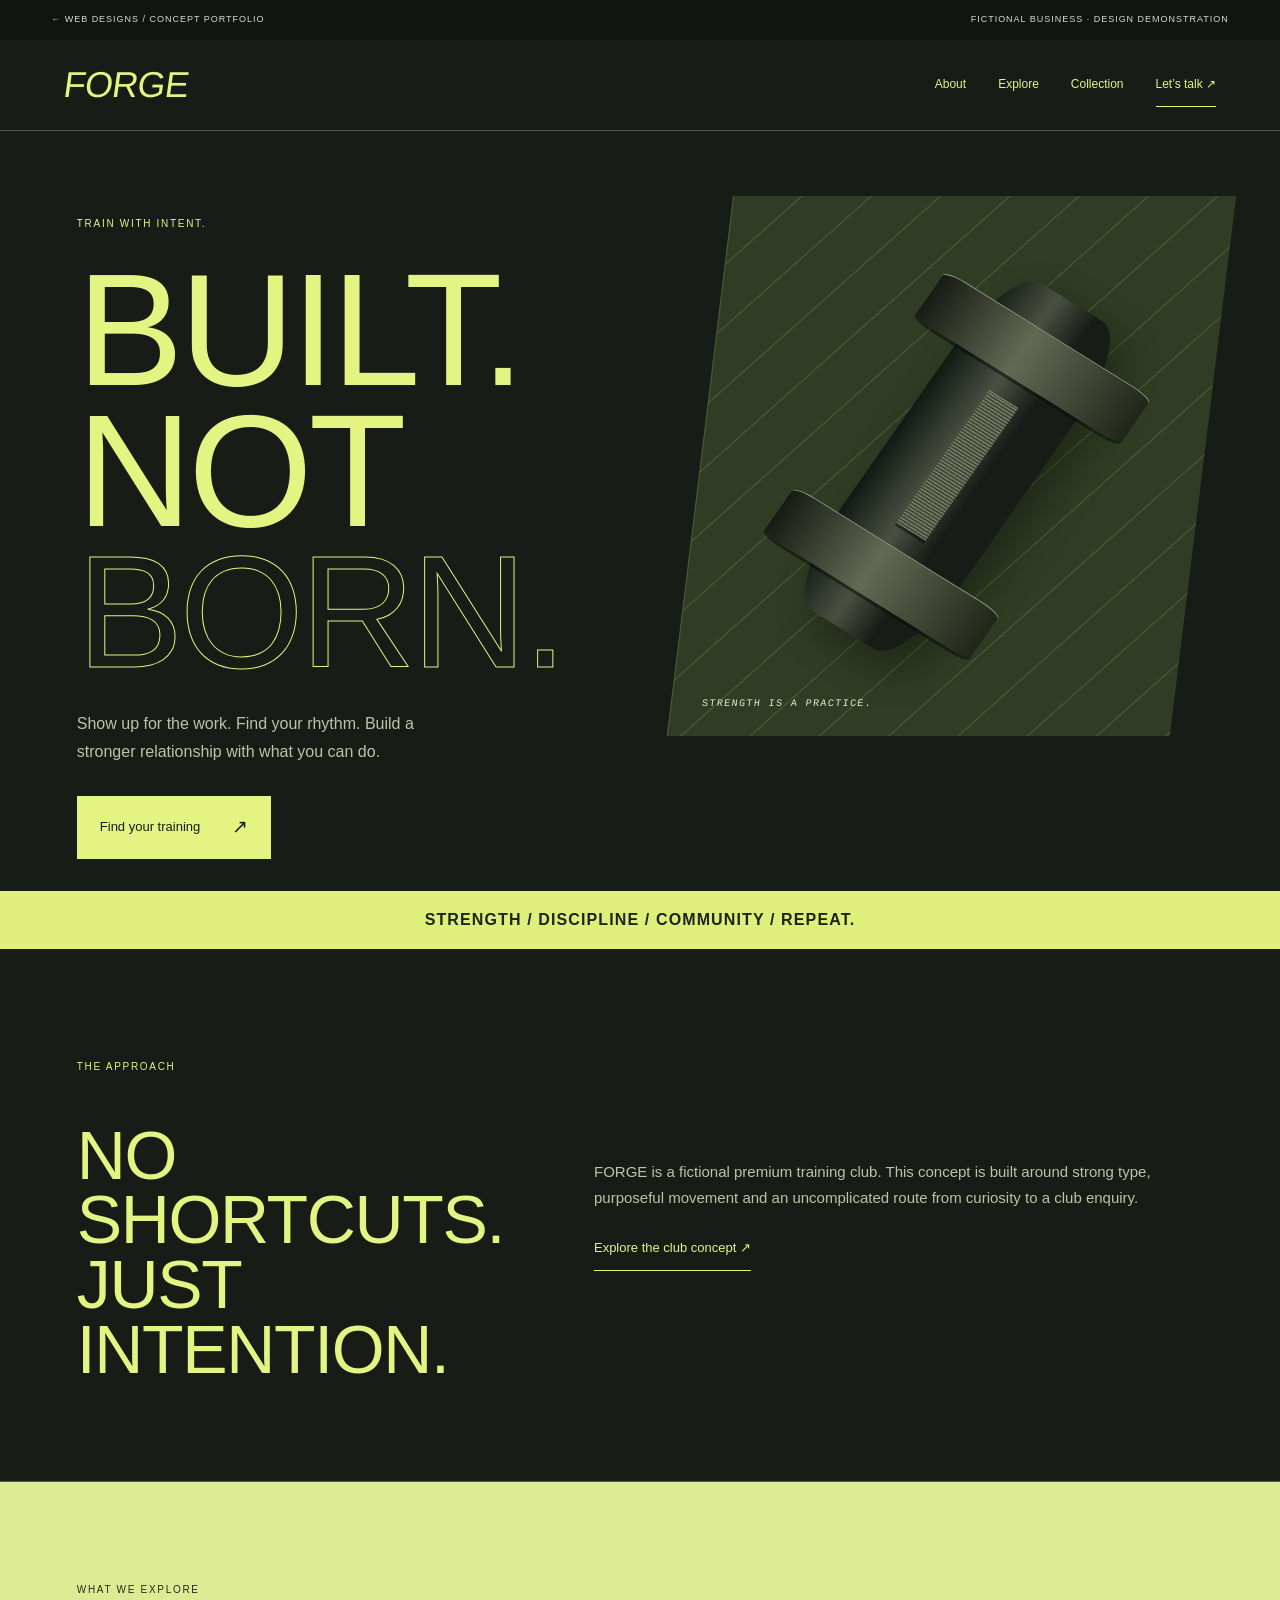
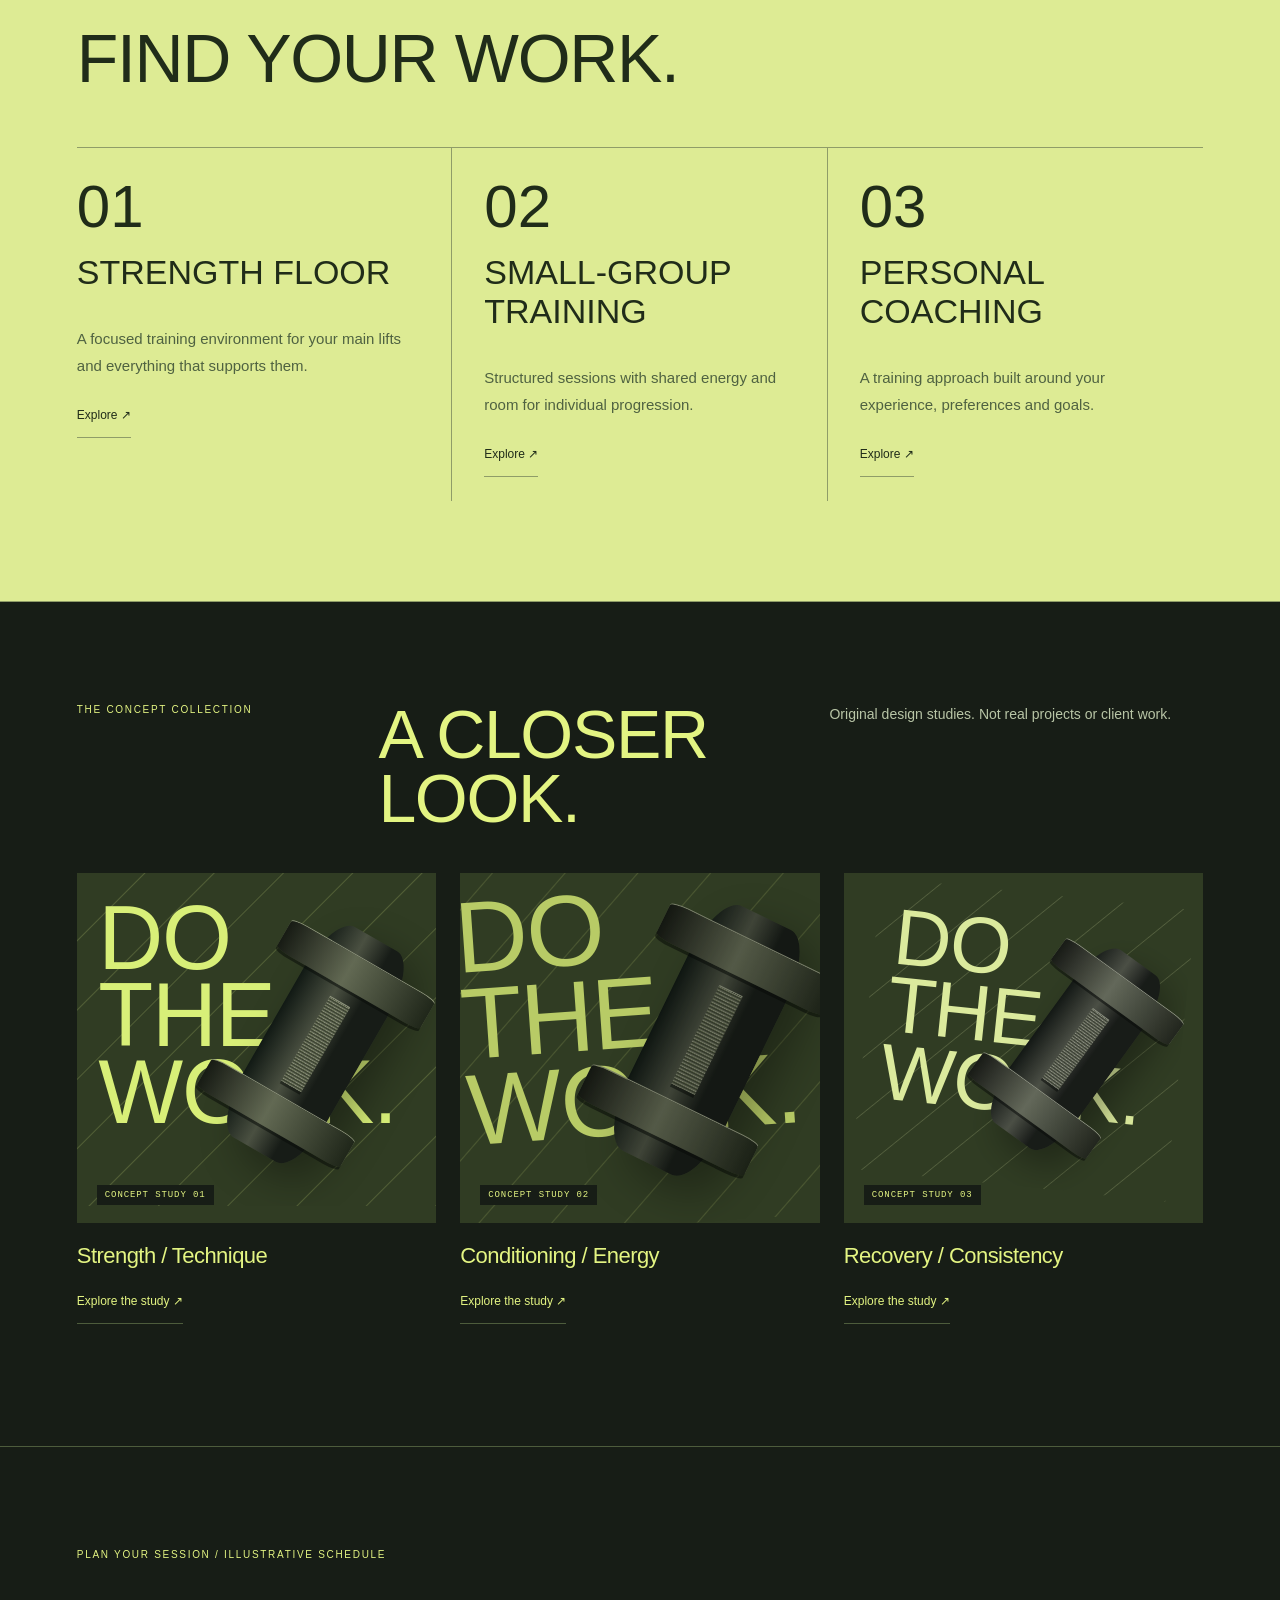
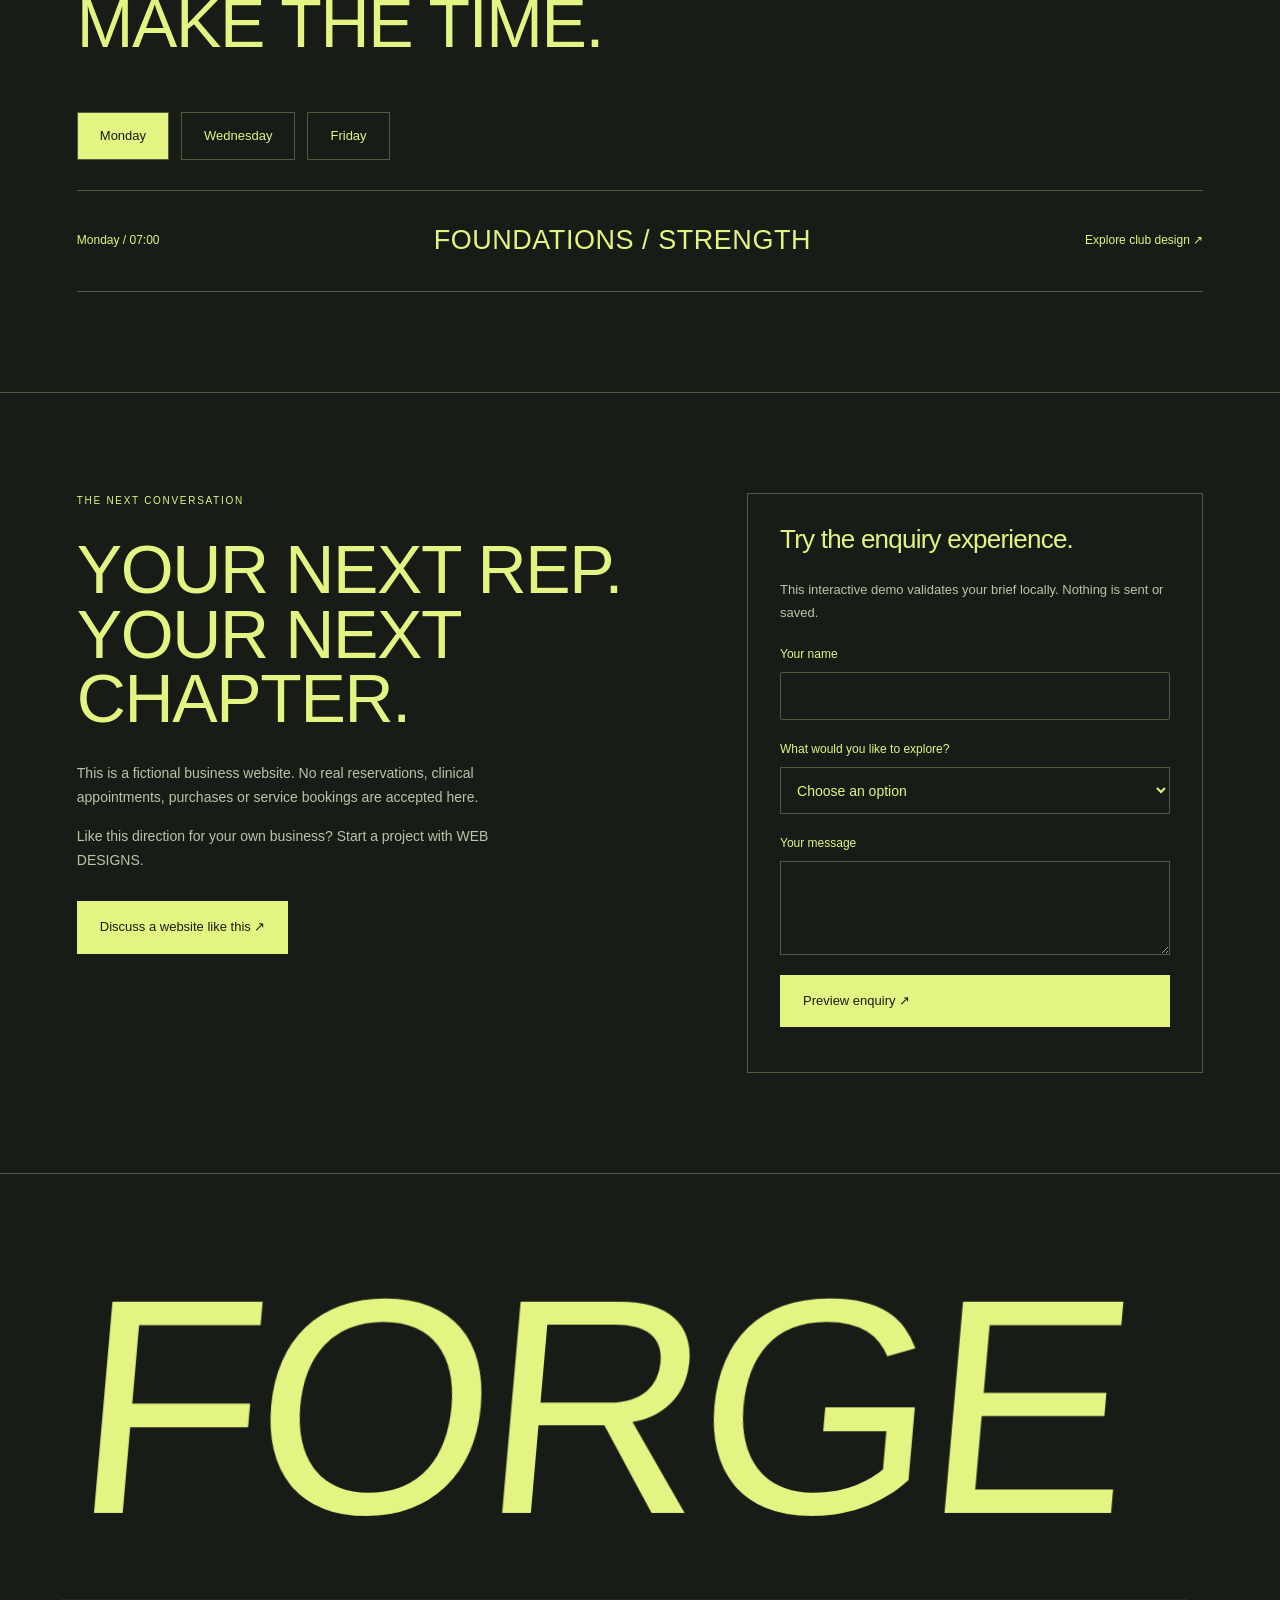
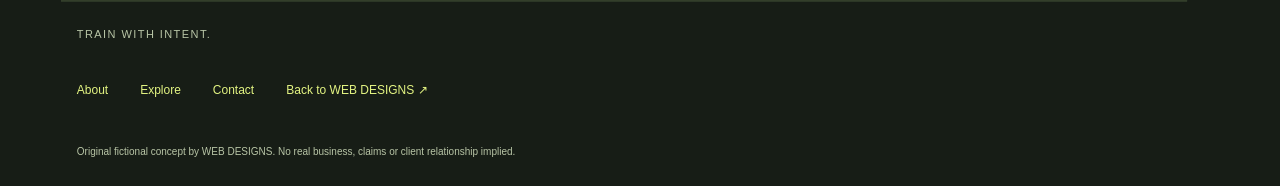
<file: work/forge/index.html>
<!doctype html><html lang="en"><head><meta charset="utf-8"><meta name="viewport" content="width=device-width,initial-scale=1"><title>FORGE — Premium fitness Concept | WEB DESIGNS</title><meta name="description" content="Explore FORGE, an original fictional premium fitness website concept by WEB DESIGNS. A demonstration of custom design and development."><meta name="theme-color" content="#111210"><meta property="og:type" content="website"><meta property="og:title" content="FORGE — Premium fitness Concept | WEB DESIGNS"><meta property="og:description" content="Explore FORGE, an original fictional premium fitness website concept by WEB DESIGNS. A demonstration of custom design and development."><meta property="og:site_name" content="WEB DESIGNS"><meta name="twitter:card" content="summary_large_image"><meta name="robots" content="noindex,follow"><link rel="icon" href="../../assets/favicon.svg" type="image/svg+xml"><link rel="stylesheet" href="../../assets/base.css?v=45bfe9d2fe"><link rel="stylesheet" href="../../assets/concepts.css?v=c3c418ec40"><script src="../../assets/config.js?v=0edd2de676" defer></script><script src="../../assets/app.js?v=ed952c2383" defer></script></head><body class="forge"><a class="skip" href="#main">Skip to content</a><div class="concept-banner" role="navigation" aria-label="Concept preview navigation"><a href="../../#work">← WEB DESIGNS / CONCEPT PORTFOLIO</a><span>FICTIONAL BUSINESS · DESIGN DEMONSTRATION</span></div><header class="concept-nav"><a class="concept-logo" href="#home">FORGE</a><button class="menu-toggle" aria-expanded="false" aria-controls="concept-navigation">Menu +</button><nav id="concept-navigation" aria-label="Concept navigation"><a href="#about">About</a><a href="#services">Explore</a><a href="#collection">Collection</a><a href="#contact" class="concept-nav-cta">Let’s talk ↗</a></nav></header><main id="main"><section id="home" class="concept-hero fitness-hero"><div class="concept-hero-copy"><span class="concept-eyebrow">TRAIN WITH INTENT.</span><h1>BUILT.<br>NOT <em>BORN.</em></h1><p>Show up for the work. Find your rhythm. Build a stronger relationship with what you can do.</p><a class="concept-button" href="#services">Find your training <span aria-hidden="true">↗</span></a></div><div class="concept-visual" data-tilt><div class="forge-art" aria-hidden="true"><div class="forge-weight"><i></i><i></i><i></i></div><span class="forge-word">DO<br>THE<br>WORK.</span><small>STRENGTH IS A PRACTICE.</small></div></div><div class="fitness-strip">STRENGTH / DISCIPLINE / COMMUNITY / REPEAT.</div></section><section class="concept-section concept-about" id="about"><span class="concept-eyebrow">THE APPROACH</span><h2>No shortcuts.<br>Just intention.</h2><div class="concept-story"><p>FORGE is a fictional premium training club. This concept is built around strong type, purposeful movement and an uncomplicated route from curiosity to a club enquiry.</p><a href="#contact" class="concept-text-link">Explore the club concept ↗</a></div></section><section class="concept-section concept-services" id="services"><span class="concept-eyebrow">WHAT WE EXPLORE</span><h2>FIND YOUR WORK.</h2><div class="concept-service-grid"><article class="concept-service reveal"><span class="concept-service-index">01</span><h3>Strength floor</h3><p>A focused training environment for your main lifts and everything that supports them.</p><a href="#contact" aria-label="Ask about Strength floor">Explore ↗</a></article><article class="concept-service reveal"><span class="concept-service-index">02</span><h3>Small-group training</h3><p>Structured sessions with shared energy and room for individual progression.</p><a href="#contact" aria-label="Ask about Small-group training">Explore ↗</a></article><article class="concept-service reveal"><span class="concept-service-index">03</span><h3>Personal coaching</h3><p>A training approach built around your experience, preferences and goals.</p><a href="#contact" aria-label="Ask about Personal coaching">Explore ↗</a></article></div></section><section class="concept-section concept-collection" id="collection"><div class="collection-heading"><span class="concept-eyebrow">THE CONCEPT COLLECTION</span><h2>A closer look.</h2><p>Original design studies. Not real projects or client work.</p></div><p id="collection-status" role="status"></p><div class="collection-grid"><article class="collection-item" data-property="garden"><div class="collection-art variant-0"><div class="forge-art" aria-hidden="true"><div class="forge-weight"><i></i><i></i><i></i></div><span class="forge-word">DO<br>THE<br>WORK.</span><small>STRENGTH IS A PRACTICE.</small></div><span>CONCEPT STUDY 01</span></div><div class="collection-info"><h3>Strength / Technique</h3><button class="gallery-open" data-gallery-title="Strength / Technique" data-gallery-text="A focused training environment for your main lifts and everything that supports them.">Explore the study ↗</button></div></article><article class="collection-item" data-property="city"><div class="collection-art variant-1"><div class="forge-art" aria-hidden="true"><div class="forge-weight"><i></i><i></i><i></i></div><span class="forge-word">DO<br>THE<br>WORK.</span><small>STRENGTH IS A PRACTICE.</small></div><span>CONCEPT STUDY 02</span></div><div class="collection-info"><h3>Conditioning / Energy</h3><button class="gallery-open" data-gallery-title="Conditioning / Energy" data-gallery-text="Structured sessions with shared energy and room for individual progression.">Explore the study ↗</button></div></article><article class="collection-item" data-property="coast"><div class="collection-art variant-2"><div class="forge-art" aria-hidden="true"><div class="forge-weight"><i></i><i></i><i></i></div><span class="forge-word">DO<br>THE<br>WORK.</span><small>STRENGTH IS A PRACTICE.</small></div><span>CONCEPT STUDY 03</span></div><div class="collection-info"><h3>Recovery / Consistency</h3><button class="gallery-open" data-gallery-title="Recovery / Consistency" data-gallery-text="A training approach built around your experience, preferences and goals.">Explore the study ↗</button></div></article></div></section><section class="concept-section schedule"><span class="concept-eyebrow">PLAN YOUR SESSION / ILLUSTRATIVE SCHEDULE</span><h2>MAKE THE TIME.</h2><div class="schedule-tabs" role="group" aria-label="Training day"><button data-day="Monday" aria-pressed="true">Monday</button><button data-day="Wednesday" aria-pressed="false">Wednesday</button><button data-day="Friday" aria-pressed="false">Friday</button></div><div class="schedule-result" role="status"><span>Monday / 07:00</span><strong>FOUNDATIONS / STRENGTH</strong><a href="#contact">Explore club design ↗</a></div></section><section class="concept-section concept-contact" id="contact"><div><span class="concept-eyebrow">THE NEXT CONVERSATION</span><h2>YOUR NEXT REP.<br>YOUR NEXT CHAPTER.</h2><p>This is a fictional business website. No real reservations, clinical appointments, purchases or service bookings are accepted here.</p><p>Like this direction for your own business? Start a project with WEB DESIGNS.</p><a class="concept-button" href="../../?concept=forge#contact">Discuss a website like this ↗</a></div><form class="concept-demo-form"><h3>Try the enquiry experience.</h3><p>This interactive demo validates your brief locally. Nothing is sent or saved.</p><label>Your name<input name="demoName" required maxlength="100" autocomplete="off"></label><label>What would you like to explore?<select name="demoInterest" required><option value="">Choose an option</option><option>Strength floor</option><option>Small-group training</option><option>Personal coaching</option></select></label><label>Your message<textarea name="demoMessage" required minlength="10" maxlength="1000" rows="3"></textarea></label><button class="concept-button" type="submit">Preview enquiry ↗</button><p class="demo-status" role="status"></p></form></section></main><footer class="concept-footer"><a href="#home" class="concept-footer-logo">FORGE</a><p>TRAIN WITH INTENT.</p><div><a href="#about">About</a><a href="#services">Explore</a><a href="#contact">Contact</a><a href="../../#work">Back to WEB DESIGNS ↗</a></div><small>Original fictional concept by WEB DESIGNS. No real business, claims or client relationship implied.</small></footer><dialog class="concept-dialog"><button class="dialog-close" aria-label="Close dialog">×</button><span class="concept-eyebrow">CONCEPT STUDY</span><h2 class="dialog-title">A closer look</h2><p class="dialog-description"></p><p class="dialog-disclaimer">A fictional design demonstration. Nothing is booked or purchased.</p><a class="concept-button" href="../../?concept=forge#contact">Build something like this ↗</a></dialog></body></html>
</file>
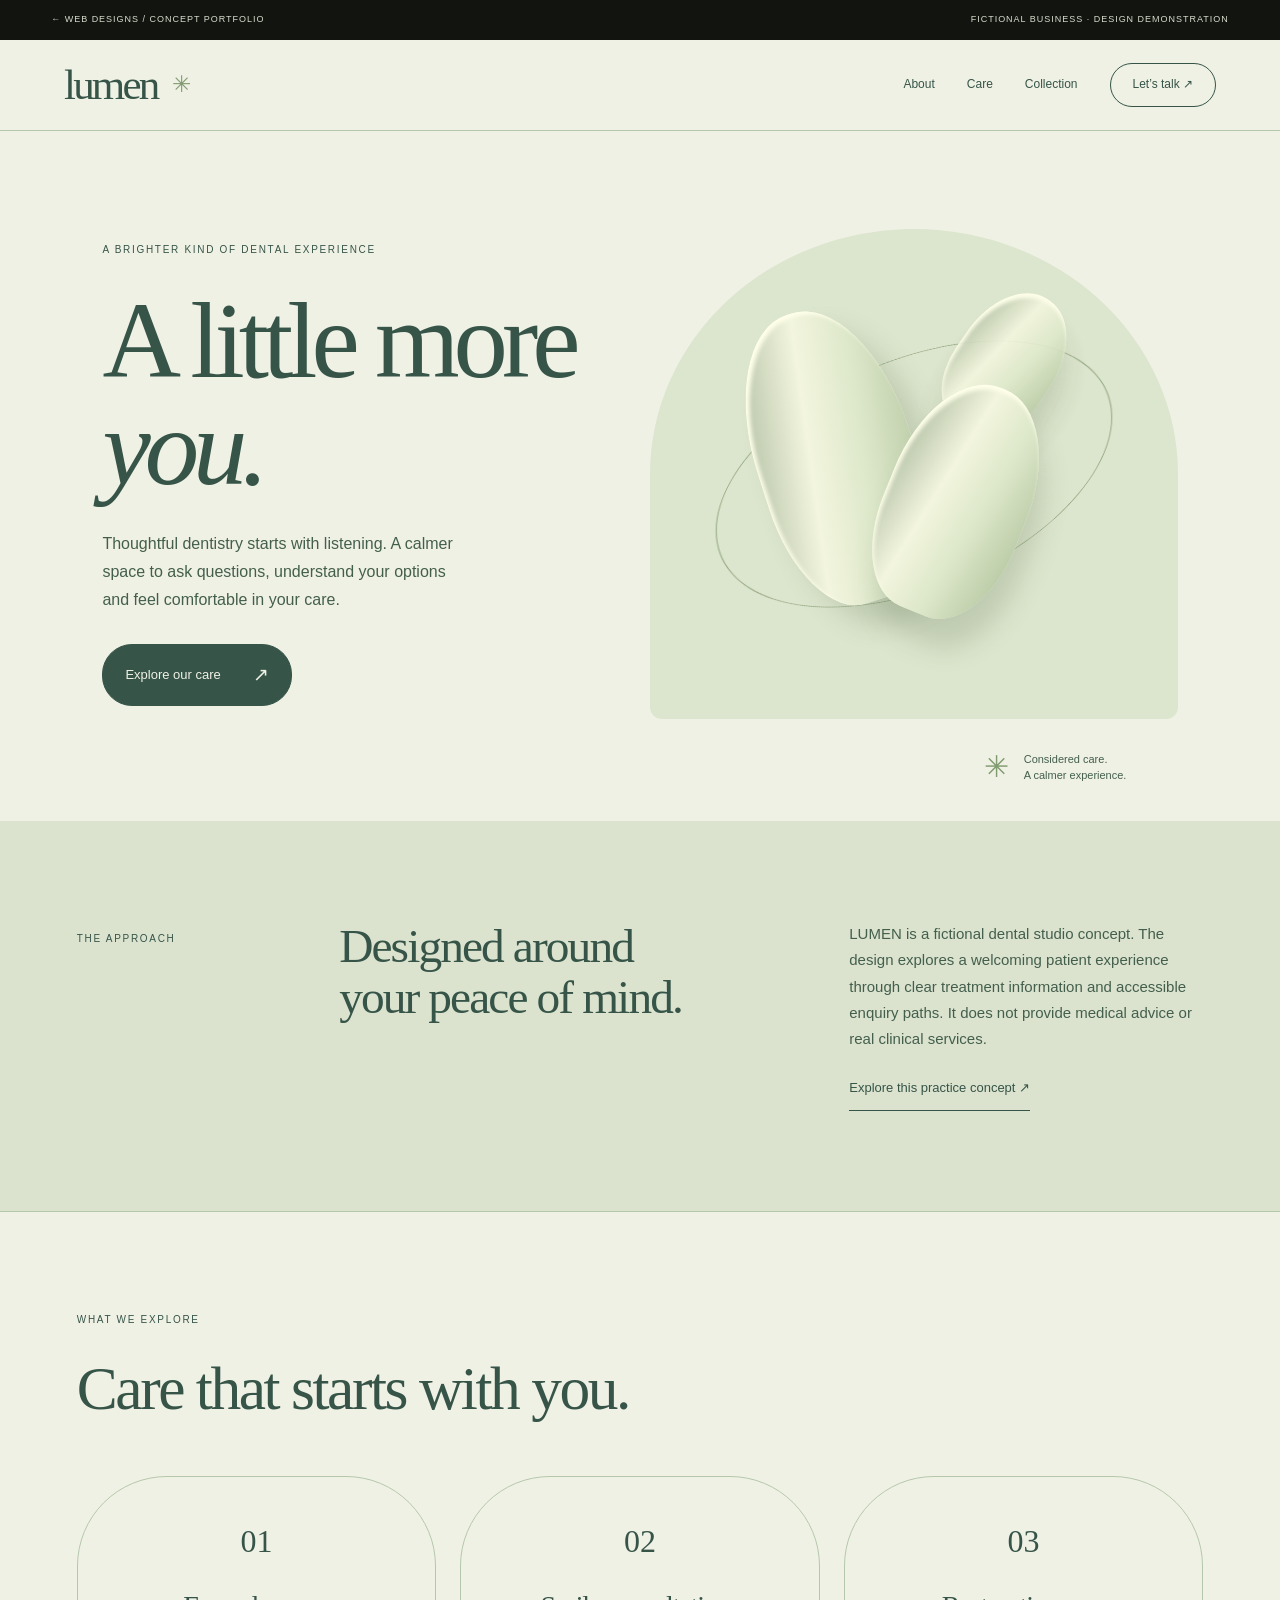
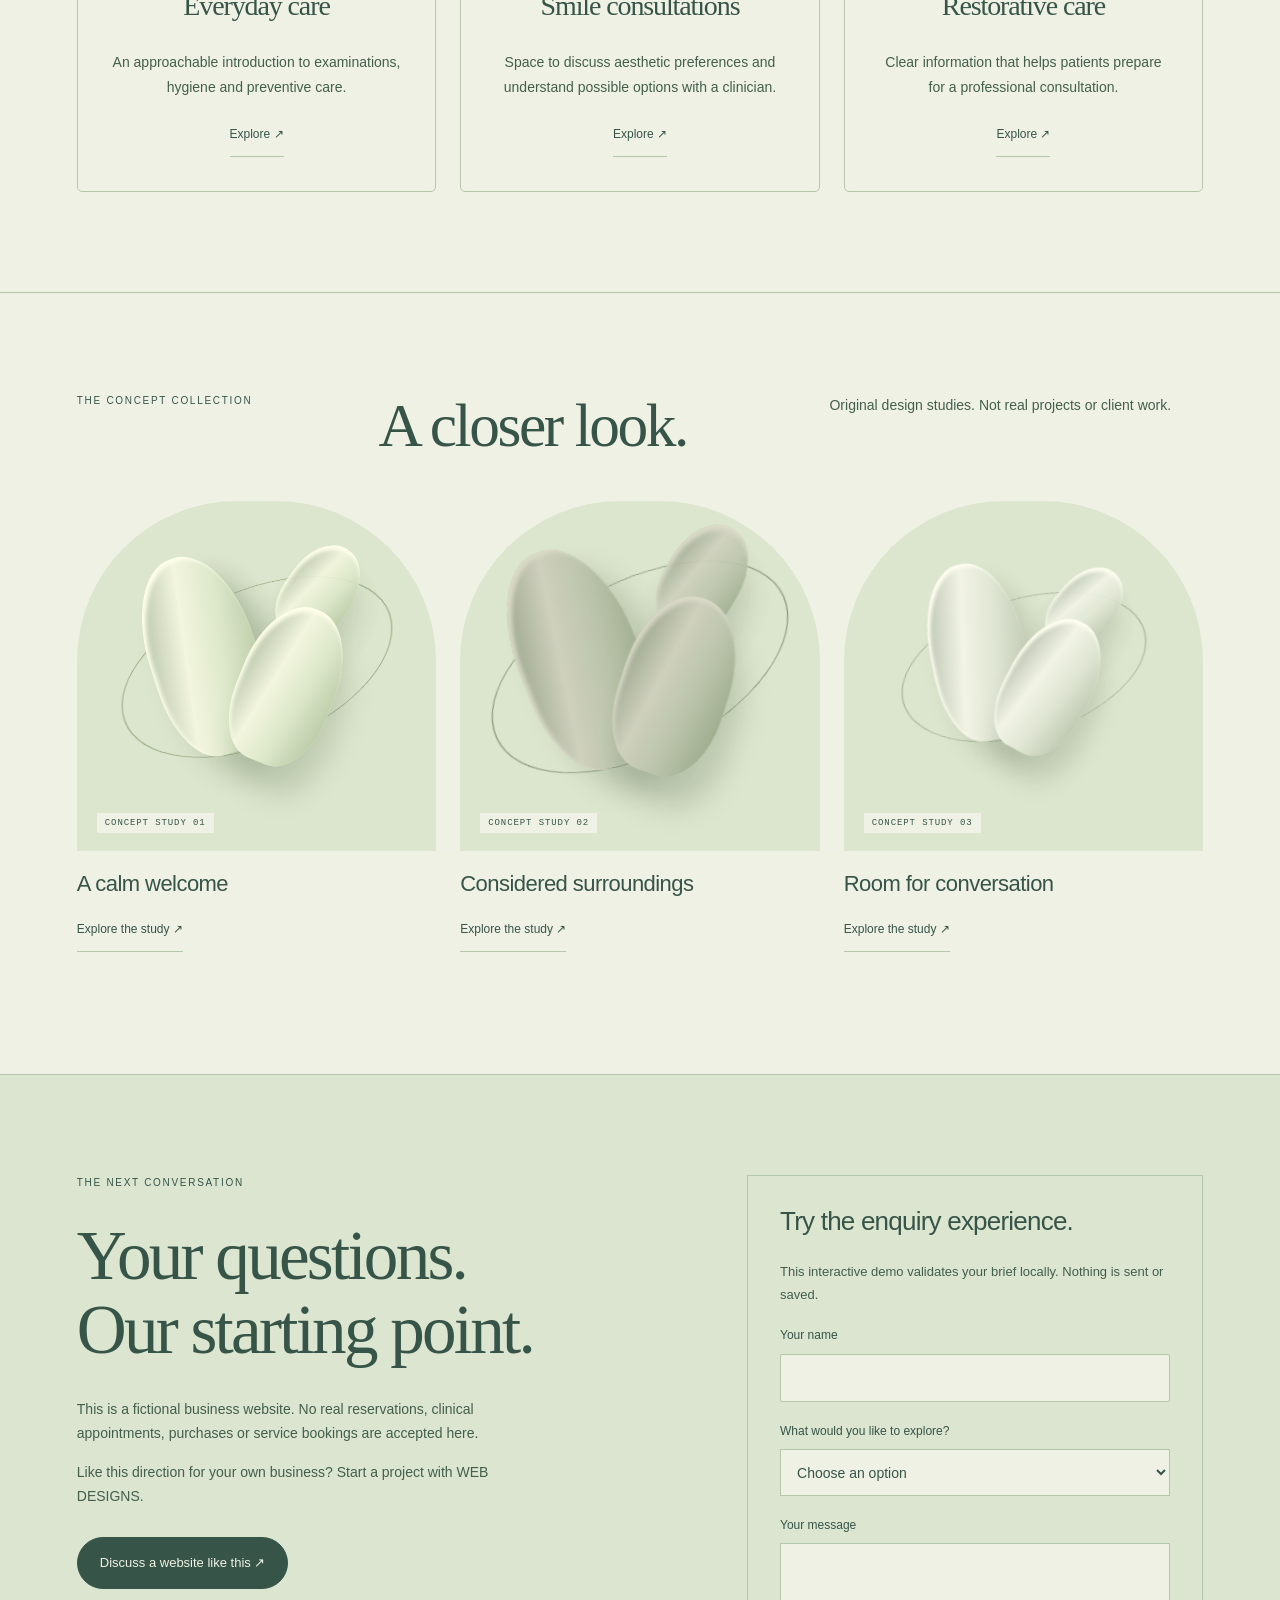
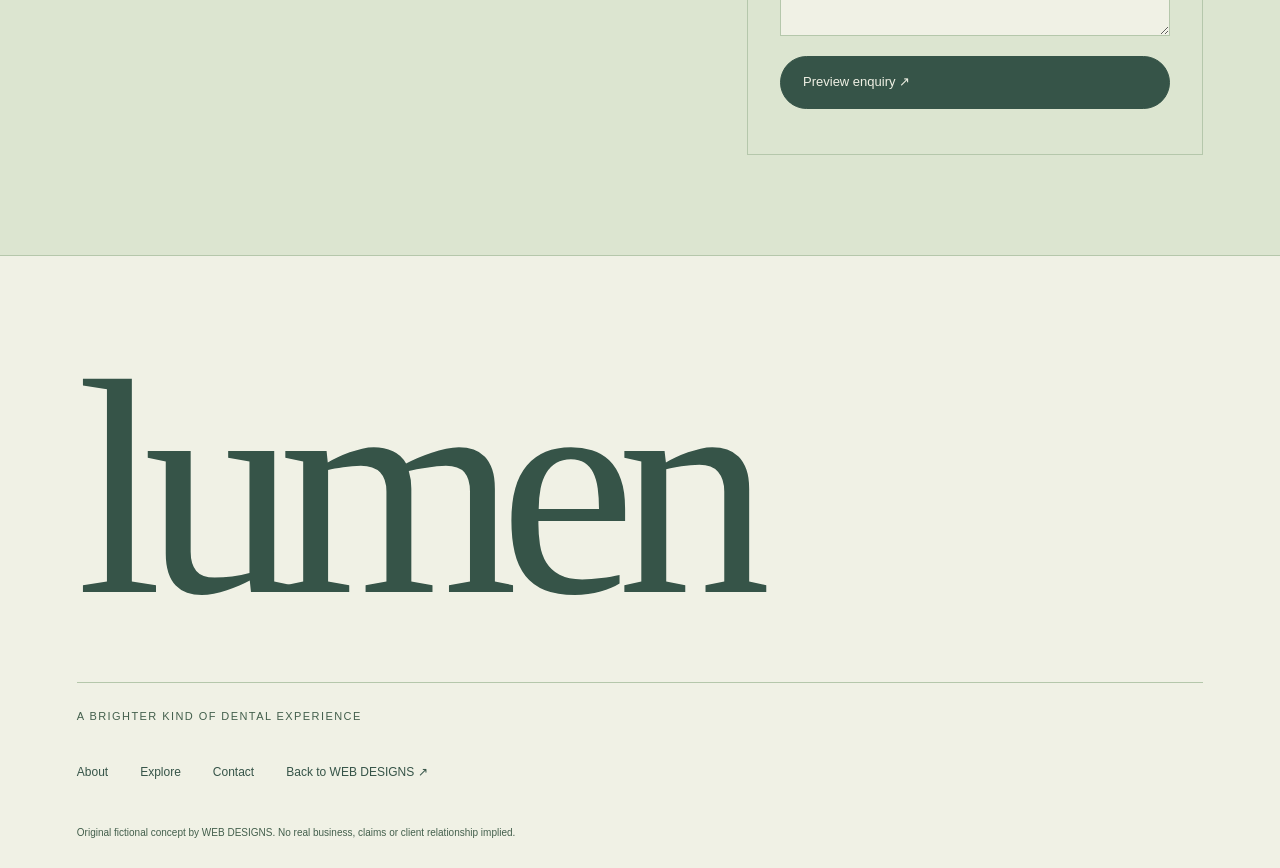
<file: work/lumen/index.html>
<!doctype html><html lang="en"><head><meta charset="utf-8"><meta name="viewport" content="width=device-width,initial-scale=1"><title>lumen — Boutique dentistry Concept | WEB DESIGNS</title><meta name="description" content="Explore lumen, an original fictional boutique dentistry website concept by WEB DESIGNS. A demonstration of custom design and development."><meta name="theme-color" content="#111210"><meta property="og:type" content="website"><meta property="og:title" content="lumen — Boutique dentistry Concept | WEB DESIGNS"><meta property="og:description" content="Explore lumen, an original fictional boutique dentistry website concept by WEB DESIGNS. A demonstration of custom design and development."><meta property="og:site_name" content="WEB DESIGNS"><meta name="twitter:card" content="summary_large_image"><meta name="robots" content="noindex,follow"><link rel="icon" href="../../assets/favicon.svg" type="image/svg+xml"><link rel="stylesheet" href="../../assets/base.css?v=45bfe9d2fe"><link rel="stylesheet" href="../../assets/concepts.css?v=c3c418ec40"><script src="../../assets/config.js?v=0edd2de676" defer></script><script src="../../assets/app.js?v=ed952c2383" defer></script></head><body class="lumen"><a class="skip" href="#main">Skip to content</a><div class="concept-banner" role="navigation" aria-label="Concept preview navigation"><a href="../../#work">← WEB DESIGNS / CONCEPT PORTFOLIO</a><span>FICTIONAL BUSINESS · DESIGN DEMONSTRATION</span></div><header class="concept-nav"><a class="concept-logo" href="#home">lumen</a><button class="menu-toggle" aria-expanded="false" aria-controls="concept-navigation">Menu +</button><nav id="concept-navigation" aria-label="Concept navigation"><a href="#about">About</a><a href="#services">Care</a><a href="#collection">Collection</a><a href="#contact" class="concept-nav-cta">Let’s talk ↗</a></nav></header><main id="main"><section id="home" class="concept-hero dental-hero"><div class="concept-hero-copy"><span class="concept-eyebrow">A BRIGHTER KIND OF DENTAL EXPERIENCE</span><h1>A little more<br><em>you.</em></h1><p>Thoughtful dentistry starts with listening. A calmer space to ask questions, understand your options and feel comfortable in your care.</p><a class="concept-button" href="#services">Explore our care <span aria-hidden="true">↗</span></a></div><div class="concept-visual" data-tilt><div class="lumen-art" aria-hidden="true"><div class="enamel e1"></div><div class="enamel e2"></div><div class="enamel e3"></div><div class="lumen-ring"></div><span>CARE, IN A NEW LIGHT.</span></div></div><div class="care-note"><span>✳</span><p>Considered care.<br>A calmer experience.</p></div></section><section class="concept-section concept-about" id="about"><span class="concept-eyebrow">THE APPROACH</span><h2>Designed around<br>your peace of mind.</h2><div class="concept-story"><p>LUMEN is a fictional dental studio concept. The design explores a welcoming patient experience through clear treatment information and accessible enquiry paths. It does not provide medical advice or real clinical services.</p><a href="#contact" class="concept-text-link">Explore this practice concept ↗</a></div></section><section class="concept-section concept-services" id="services"><span class="concept-eyebrow">WHAT WE EXPLORE</span><h2>Care that starts with you.</h2><div class="concept-service-grid"><article class="concept-service reveal"><span class="concept-service-index">01</span><h3>Everyday care</h3><p>An approachable introduction to examinations, hygiene and preventive care.</p><a href="#contact" aria-label="Ask about Everyday care">Explore ↗</a></article><article class="concept-service reveal"><span class="concept-service-index">02</span><h3>Smile consultations</h3><p>Space to discuss aesthetic preferences and understand possible options with a clinician.</p><a href="#contact" aria-label="Ask about Smile consultations">Explore ↗</a></article><article class="concept-service reveal"><span class="concept-service-index">03</span><h3>Restorative care</h3><p>Clear information that helps patients prepare for a professional consultation.</p><a href="#contact" aria-label="Ask about Restorative care">Explore ↗</a></article></div></section><section class="concept-section concept-collection" id="collection"><div class="collection-heading"><span class="concept-eyebrow">THE CONCEPT COLLECTION</span><h2>A closer look.</h2><p>Original design studies. Not real projects or client work.</p></div><p id="collection-status" role="status"></p><div class="collection-grid"><article class="collection-item" data-property="garden"><div class="collection-art variant-0"><div class="lumen-art" aria-hidden="true"><div class="enamel e1"></div><div class="enamel e2"></div><div class="enamel e3"></div><div class="lumen-ring"></div><span>CARE, IN A NEW LIGHT.</span></div><span>CONCEPT STUDY 01</span></div><div class="collection-info"><h3>A calm welcome</h3><button class="gallery-open" data-gallery-title="A calm welcome" data-gallery-text="An approachable introduction to examinations, hygiene and preventive care.">Explore the study ↗</button></div></article><article class="collection-item" data-property="city"><div class="collection-art variant-1"><div class="lumen-art" aria-hidden="true"><div class="enamel e1"></div><div class="enamel e2"></div><div class="enamel e3"></div><div class="lumen-ring"></div><span>CARE, IN A NEW LIGHT.</span></div><span>CONCEPT STUDY 02</span></div><div class="collection-info"><h3>Considered surroundings</h3><button class="gallery-open" data-gallery-title="Considered surroundings" data-gallery-text="Space to discuss aesthetic preferences and understand possible options with a clinician.">Explore the study ↗</button></div></article><article class="collection-item" data-property="coast"><div class="collection-art variant-2"><div class="lumen-art" aria-hidden="true"><div class="enamel e1"></div><div class="enamel e2"></div><div class="enamel e3"></div><div class="lumen-ring"></div><span>CARE, IN A NEW LIGHT.</span></div><span>CONCEPT STUDY 03</span></div><div class="collection-info"><h3>Room for conversation</h3><button class="gallery-open" data-gallery-title="Room for conversation" data-gallery-text="Clear information that helps patients prepare for a professional consultation.">Explore the study ↗</button></div></article></div></section><section class="concept-section concept-contact" id="contact"><div><span class="concept-eyebrow">THE NEXT CONVERSATION</span><h2>Your questions.<br>Our starting point.</h2><p>This is a fictional business website. No real reservations, clinical appointments, purchases or service bookings are accepted here.</p><p>Like this direction for your own business? Start a project with WEB DESIGNS.</p><a class="concept-button" href="../../?concept=lumen#contact">Discuss a website like this ↗</a></div><form class="concept-demo-form"><h3>Try the enquiry experience.</h3><p>This interactive demo validates your brief locally. Nothing is sent or saved.</p><label>Your name<input name="demoName" required maxlength="100" autocomplete="off"></label><label>What would you like to explore?<select name="demoInterest" required><option value="">Choose an option</option><option>Everyday care</option><option>Smile consultations</option><option>Restorative care</option></select></label><label>Your message<textarea name="demoMessage" required minlength="10" maxlength="1000" rows="3"></textarea></label><button class="concept-button" type="submit">Preview enquiry ↗</button><p class="demo-status" role="status"></p></form></section></main><footer class="concept-footer"><a href="#home" class="concept-footer-logo">lumen</a><p>A BRIGHTER KIND OF DENTAL EXPERIENCE</p><div><a href="#about">About</a><a href="#services">Explore</a><a href="#contact">Contact</a><a href="../../#work">Back to WEB DESIGNS ↗</a></div><small>Original fictional concept by WEB DESIGNS. No real business, claims or client relationship implied.</small></footer><dialog class="concept-dialog"><button class="dialog-close" aria-label="Close dialog">×</button><span class="concept-eyebrow">CONCEPT STUDY</span><h2 class="dialog-title">A closer look</h2><p class="dialog-description"></p><p class="dialog-disclaimer">A fictional design demonstration. Nothing is booked or purchased.</p><a class="concept-button" href="../../?concept=lumen#contact">Build something like this ↗</a></dialog></body></html>
</file>
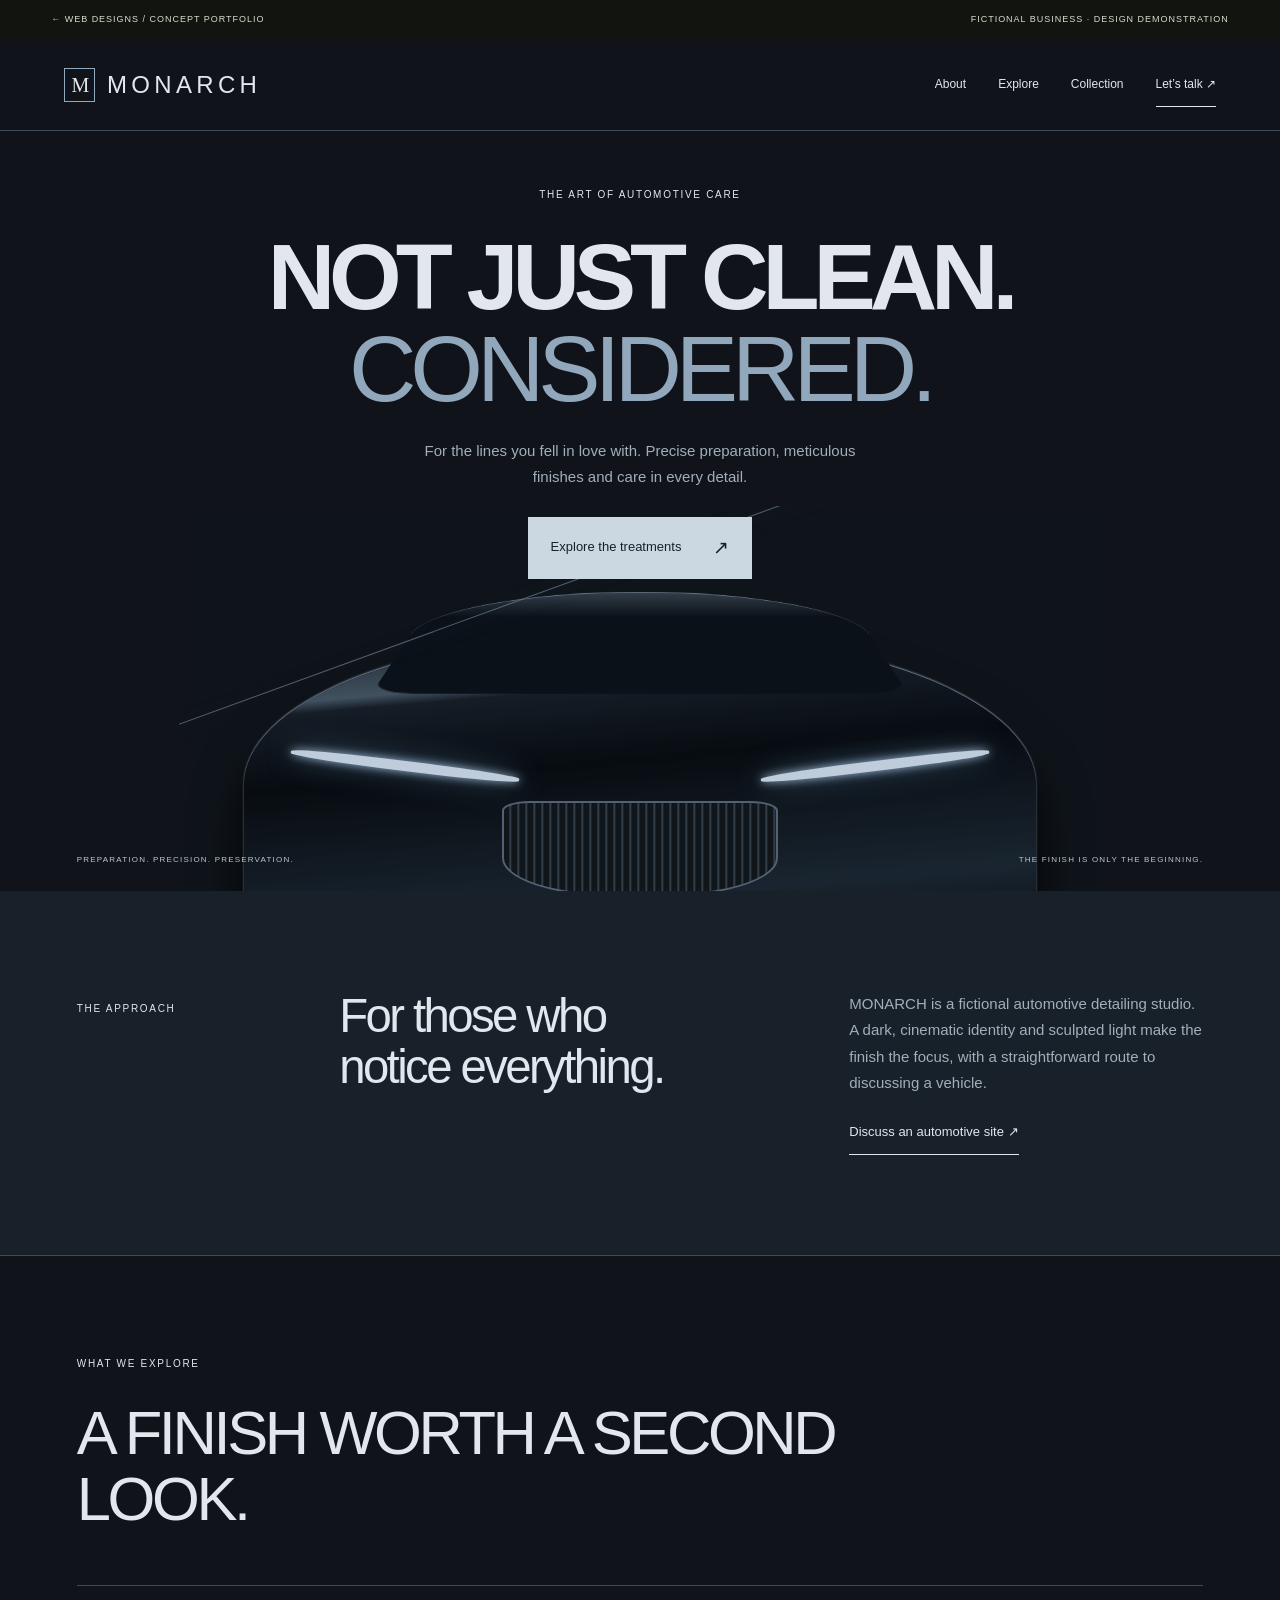
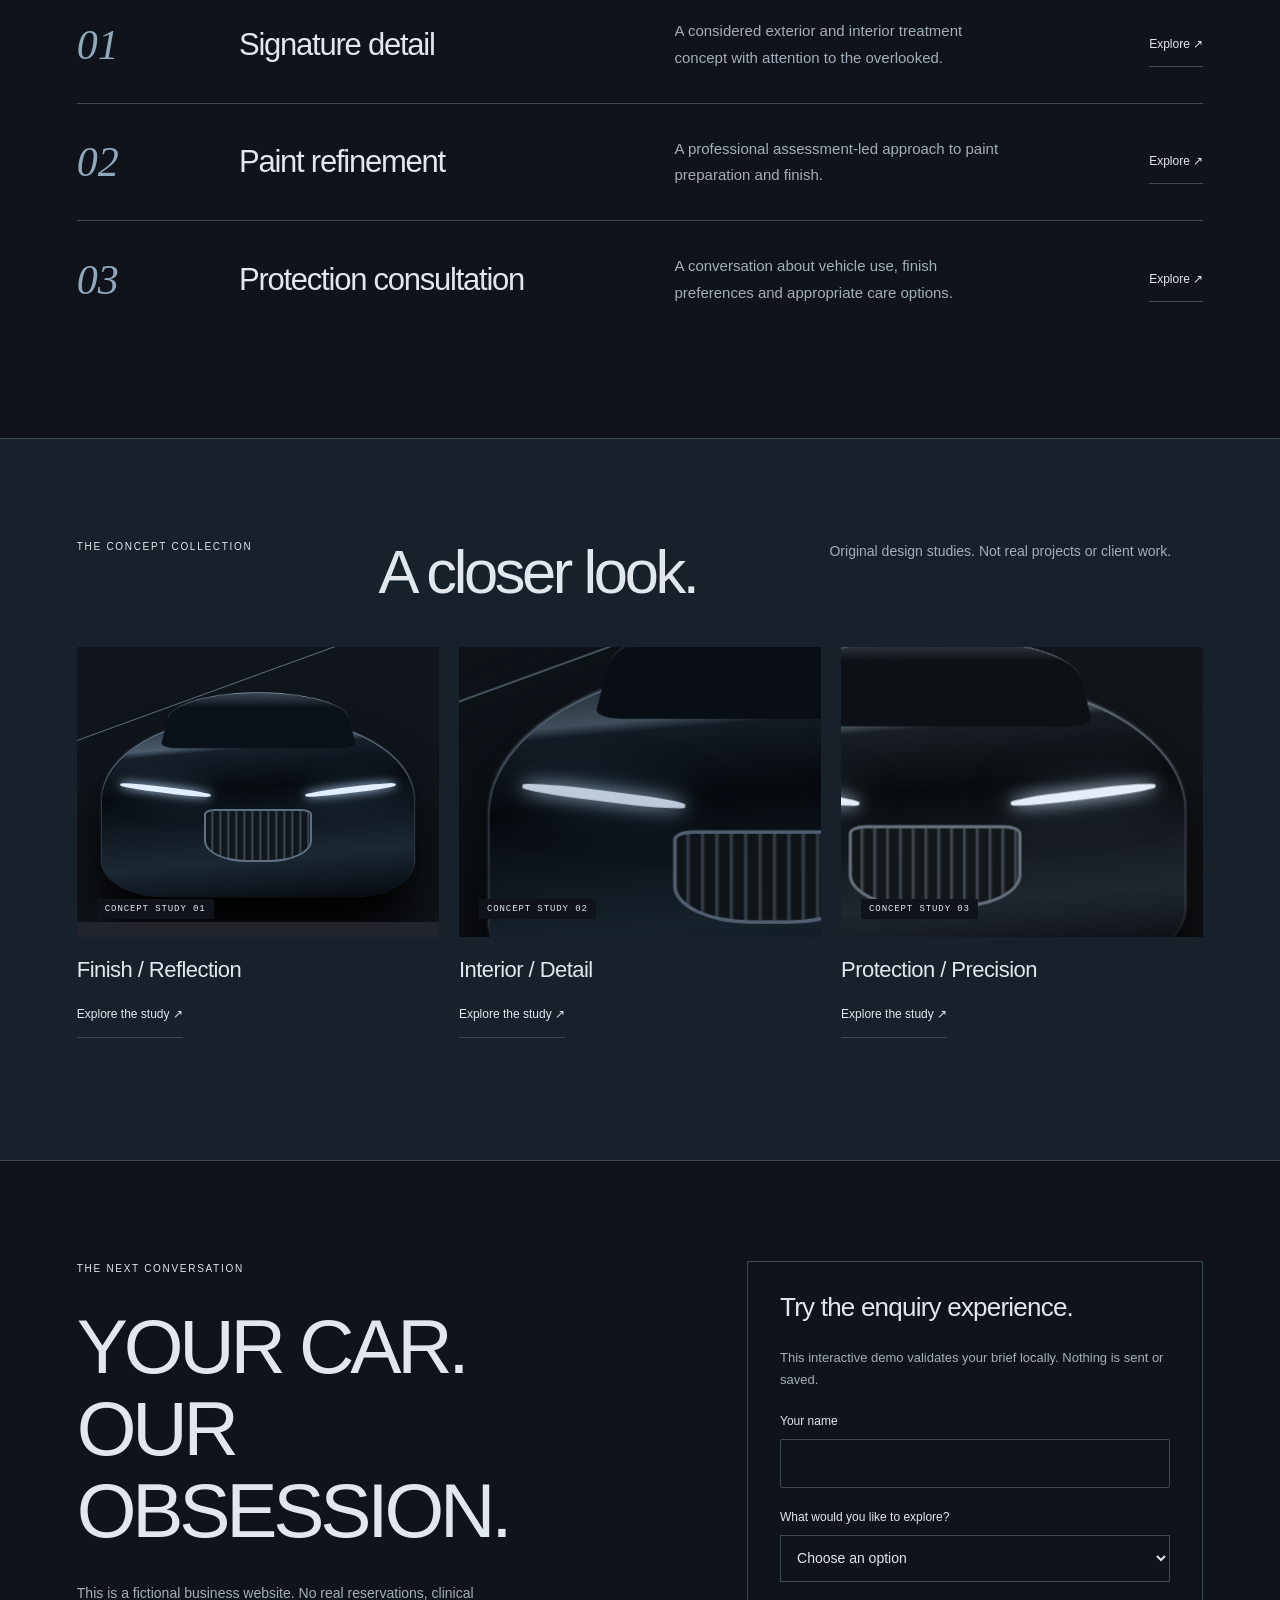
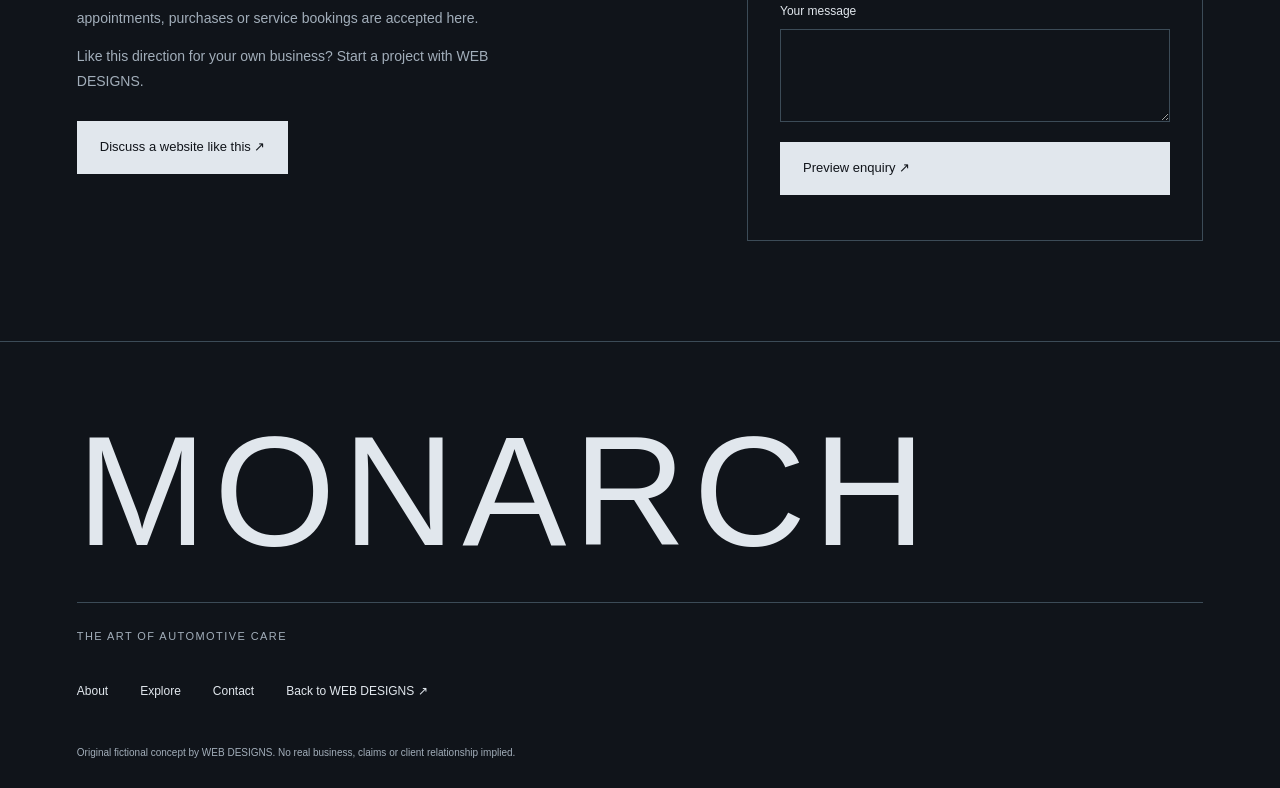
<file: work/monarch/index.html>
<!doctype html><html lang="en"><head><meta charset="utf-8"><meta name="viewport" content="width=device-width,initial-scale=1"><title>MONARCH — Automotive detailing Concept | WEB DESIGNS</title><meta name="description" content="Explore MONARCH, an original fictional automotive detailing website concept by WEB DESIGNS. A demonstration of custom design and development."><meta name="theme-color" content="#111210"><meta property="og:type" content="website"><meta property="og:title" content="MONARCH — Automotive detailing Concept | WEB DESIGNS"><meta property="og:description" content="Explore MONARCH, an original fictional automotive detailing website concept by WEB DESIGNS. A demonstration of custom design and development."><meta property="og:site_name" content="WEB DESIGNS"><meta name="twitter:card" content="summary_large_image"><meta name="robots" content="noindex,follow"><link rel="icon" href="../../assets/favicon.svg" type="image/svg+xml"><link rel="stylesheet" href="../../assets/base.css?v=45bfe9d2fe"><link rel="stylesheet" href="../../assets/concepts.css?v=c3c418ec40"><script src="../../assets/config.js?v=0edd2de676" defer></script><script src="../../assets/app.js?v=ed952c2383" defer></script></head><body class="monarch"><a class="skip" href="#main">Skip to content</a><div class="concept-banner" role="navigation" aria-label="Concept preview navigation"><a href="../../#work">← WEB DESIGNS / CONCEPT PORTFOLIO</a><span>FICTIONAL BUSINESS · DESIGN DEMONSTRATION</span></div><header class="concept-nav"><a class="concept-logo" href="#home">MONARCH</a><button class="menu-toggle" aria-expanded="false" aria-controls="concept-navigation">Menu +</button><nav id="concept-navigation" aria-label="Concept navigation"><a href="#about">About</a><a href="#services">Explore</a><a href="#collection">Collection</a><a href="#contact" class="concept-nav-cta">Let’s talk ↗</a></nav></header><main id="main"><section id="home" class="concept-hero automotive-hero"><div class="concept-hero-copy"><span class="concept-eyebrow">THE ART OF AUTOMOTIVE CARE</span><h1>NOT JUST CLEAN.<br><em>CONSIDERED.</em></h1><p>For the lines you fell in love with. Precise preparation, meticulous finishes and care in every detail.</p><a class="concept-button" href="#services">Explore the treatments <span aria-hidden="true">↗</span></a></div><div class="concept-visual" data-tilt><div class="monarch-art" aria-hidden="true"><div class="car-body"></div><div class="car-light left"></div><div class="car-light right"></div><div class="car-grille"></div><div class="light-line"></div><span>EVERY REFLECTION, REFINED.</span></div></div><div class="automotive-note"><span>PREPARATION. PRECISION. PRESERVATION.</span><span>THE FINISH IS ONLY THE BEGINNING.</span></div></section><section class="concept-section concept-about" id="about"><span class="concept-eyebrow">THE APPROACH</span><h2>For those who<br>notice everything.</h2><div class="concept-story"><p>MONARCH is a fictional automotive detailing studio. A dark, cinematic identity and sculpted light make the finish the focus, with a straightforward route to discussing a vehicle.</p><a href="#contact" class="concept-text-link">Discuss an automotive site ↗</a></div></section><section class="concept-section concept-services" id="services"><span class="concept-eyebrow">WHAT WE EXPLORE</span><h2>A FINISH WORTH A SECOND LOOK.</h2><div class="concept-service-grid"><article class="concept-service reveal"><span class="concept-service-index">01</span><h3>Signature detail</h3><p>A considered exterior and interior treatment concept with attention to the overlooked.</p><a href="#contact" aria-label="Ask about Signature detail">Explore ↗</a></article><article class="concept-service reveal"><span class="concept-service-index">02</span><h3>Paint refinement</h3><p>A professional assessment-led approach to paint preparation and finish.</p><a href="#contact" aria-label="Ask about Paint refinement">Explore ↗</a></article><article class="concept-service reveal"><span class="concept-service-index">03</span><h3>Protection consultation</h3><p>A conversation about vehicle use, finish preferences and appropriate care options.</p><a href="#contact" aria-label="Ask about Protection consultation">Explore ↗</a></article></div></section><section class="concept-section concept-collection" id="collection"><div class="collection-heading"><span class="concept-eyebrow">THE CONCEPT COLLECTION</span><h2>A closer look.</h2><p>Original design studies. Not real projects or client work.</p></div><p id="collection-status" role="status"></p><div class="collection-grid"><article class="collection-item" data-property="garden"><div class="collection-art variant-0"><div class="monarch-art" aria-hidden="true"><div class="car-body"></div><div class="car-light left"></div><div class="car-light right"></div><div class="car-grille"></div><div class="light-line"></div><span>EVERY REFLECTION, REFINED.</span></div><span>CONCEPT STUDY 01</span></div><div class="collection-info"><h3>Finish / Reflection</h3><button class="gallery-open" data-gallery-title="Finish / Reflection" data-gallery-text="A considered exterior and interior treatment concept with attention to the overlooked.">Explore the study ↗</button></div></article><article class="collection-item" data-property="city"><div class="collection-art variant-1"><div class="monarch-art" aria-hidden="true"><div class="car-body"></div><div class="car-light left"></div><div class="car-light right"></div><div class="car-grille"></div><div class="light-line"></div><span>EVERY REFLECTION, REFINED.</span></div><span>CONCEPT STUDY 02</span></div><div class="collection-info"><h3>Interior / Detail</h3><button class="gallery-open" data-gallery-title="Interior / Detail" data-gallery-text="A professional assessment-led approach to paint preparation and finish.">Explore the study ↗</button></div></article><article class="collection-item" data-property="coast"><div class="collection-art variant-2"><div class="monarch-art" aria-hidden="true"><div class="car-body"></div><div class="car-light left"></div><div class="car-light right"></div><div class="car-grille"></div><div class="light-line"></div><span>EVERY REFLECTION, REFINED.</span></div><span>CONCEPT STUDY 03</span></div><div class="collection-info"><h3>Protection / Precision</h3><button class="gallery-open" data-gallery-title="Protection / Precision" data-gallery-text="A conversation about vehicle use, finish preferences and appropriate care options.">Explore the study ↗</button></div></article></div></section><section class="concept-section concept-contact" id="contact"><div><span class="concept-eyebrow">THE NEXT CONVERSATION</span><h2>YOUR CAR.<br>OUR OBSESSION.</h2><p>This is a fictional business website. No real reservations, clinical appointments, purchases or service bookings are accepted here.</p><p>Like this direction for your own business? Start a project with WEB DESIGNS.</p><a class="concept-button" href="../../?concept=monarch#contact">Discuss a website like this ↗</a></div><form class="concept-demo-form"><h3>Try the enquiry experience.</h3><p>This interactive demo validates your brief locally. Nothing is sent or saved.</p><label>Your name<input name="demoName" required maxlength="100" autocomplete="off"></label><label>What would you like to explore?<select name="demoInterest" required><option value="">Choose an option</option><option>Signature detail</option><option>Paint refinement</option><option>Protection consultation</option></select></label><label>Your message<textarea name="demoMessage" required minlength="10" maxlength="1000" rows="3"></textarea></label><button class="concept-button" type="submit">Preview enquiry ↗</button><p class="demo-status" role="status"></p></form></section></main><footer class="concept-footer"><a href="#home" class="concept-footer-logo">MONARCH</a><p>THE ART OF AUTOMOTIVE CARE</p><div><a href="#about">About</a><a href="#services">Explore</a><a href="#contact">Contact</a><a href="../../#work">Back to WEB DESIGNS ↗</a></div><small>Original fictional concept by WEB DESIGNS. No real business, claims or client relationship implied.</small></footer><dialog class="concept-dialog"><button class="dialog-close" aria-label="Close dialog">×</button><span class="concept-eyebrow">CONCEPT STUDY</span><h2 class="dialog-title">A closer look</h2><p class="dialog-description"></p><p class="dialog-disclaimer">A fictional design demonstration. Nothing is booked or purchased.</p><a class="concept-button" href="../../?concept=monarch#contact">Build something like this ↗</a></dialog></body></html>
</file>
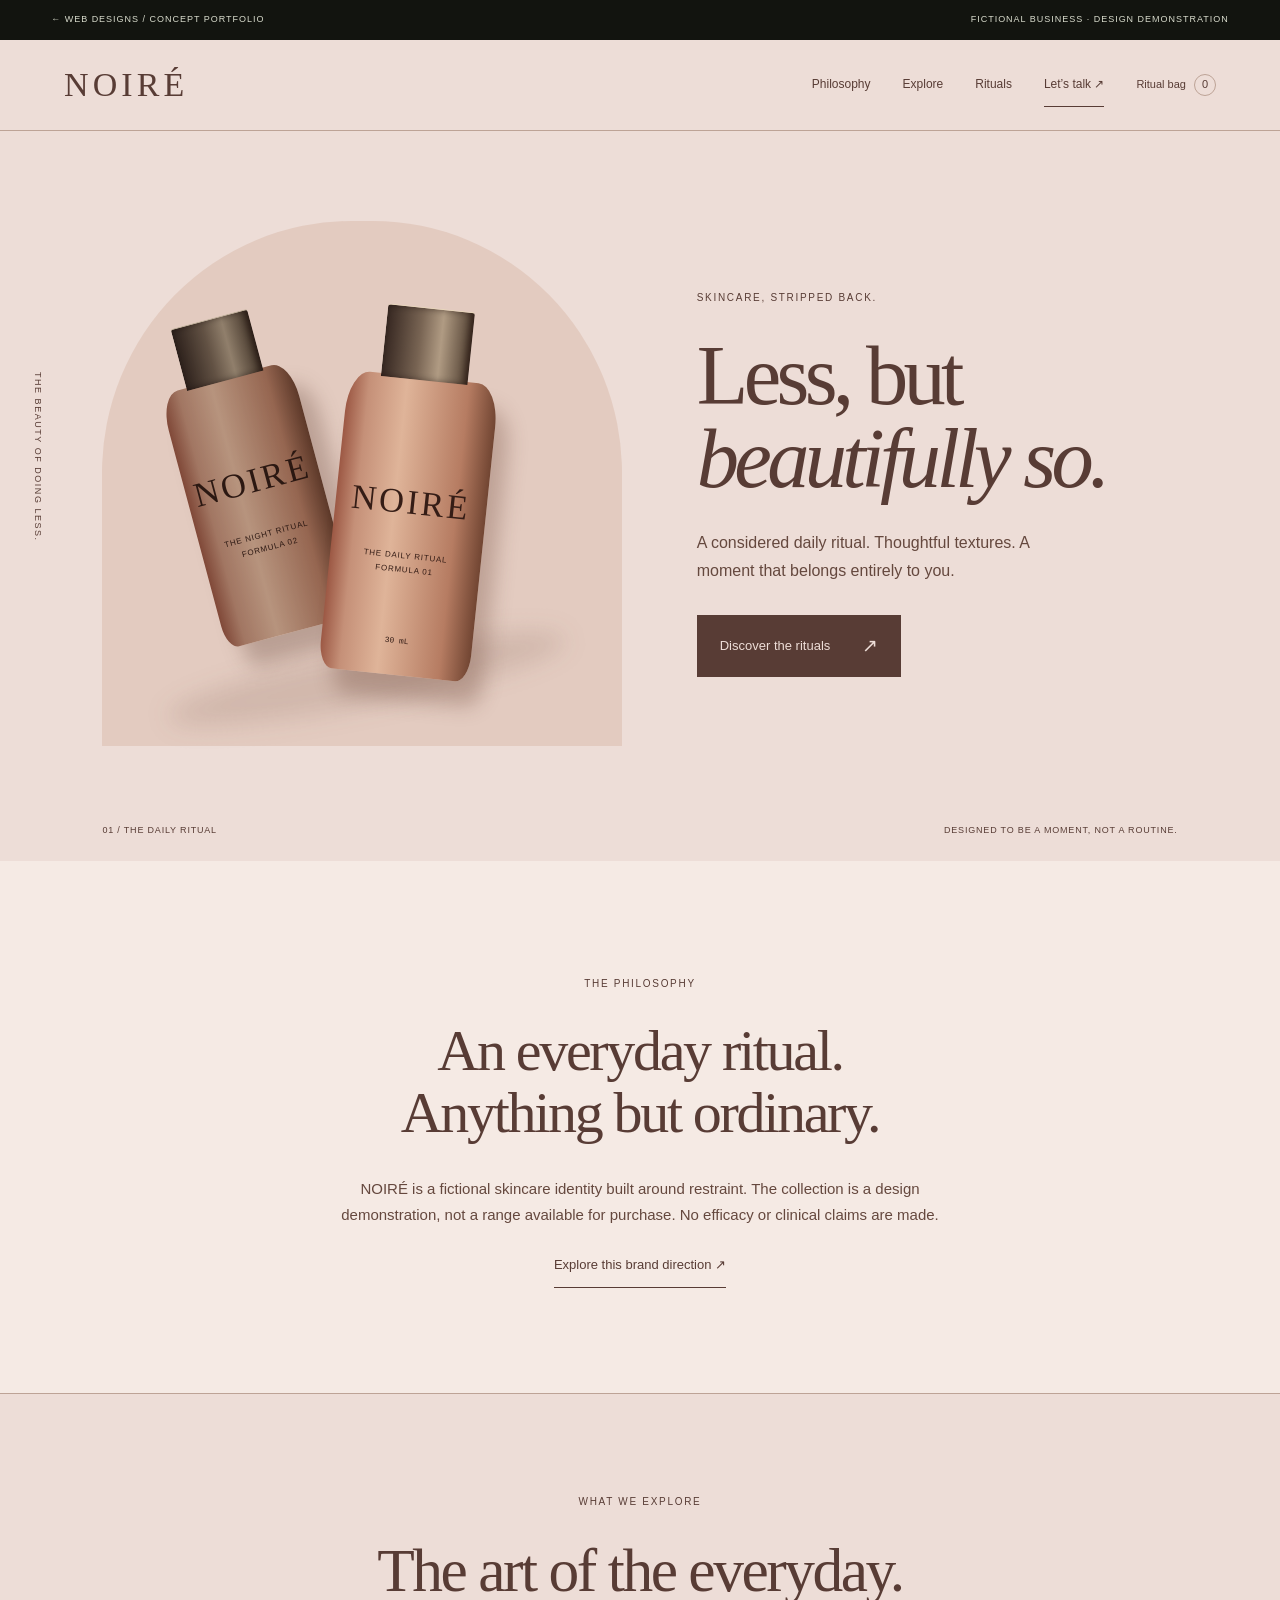
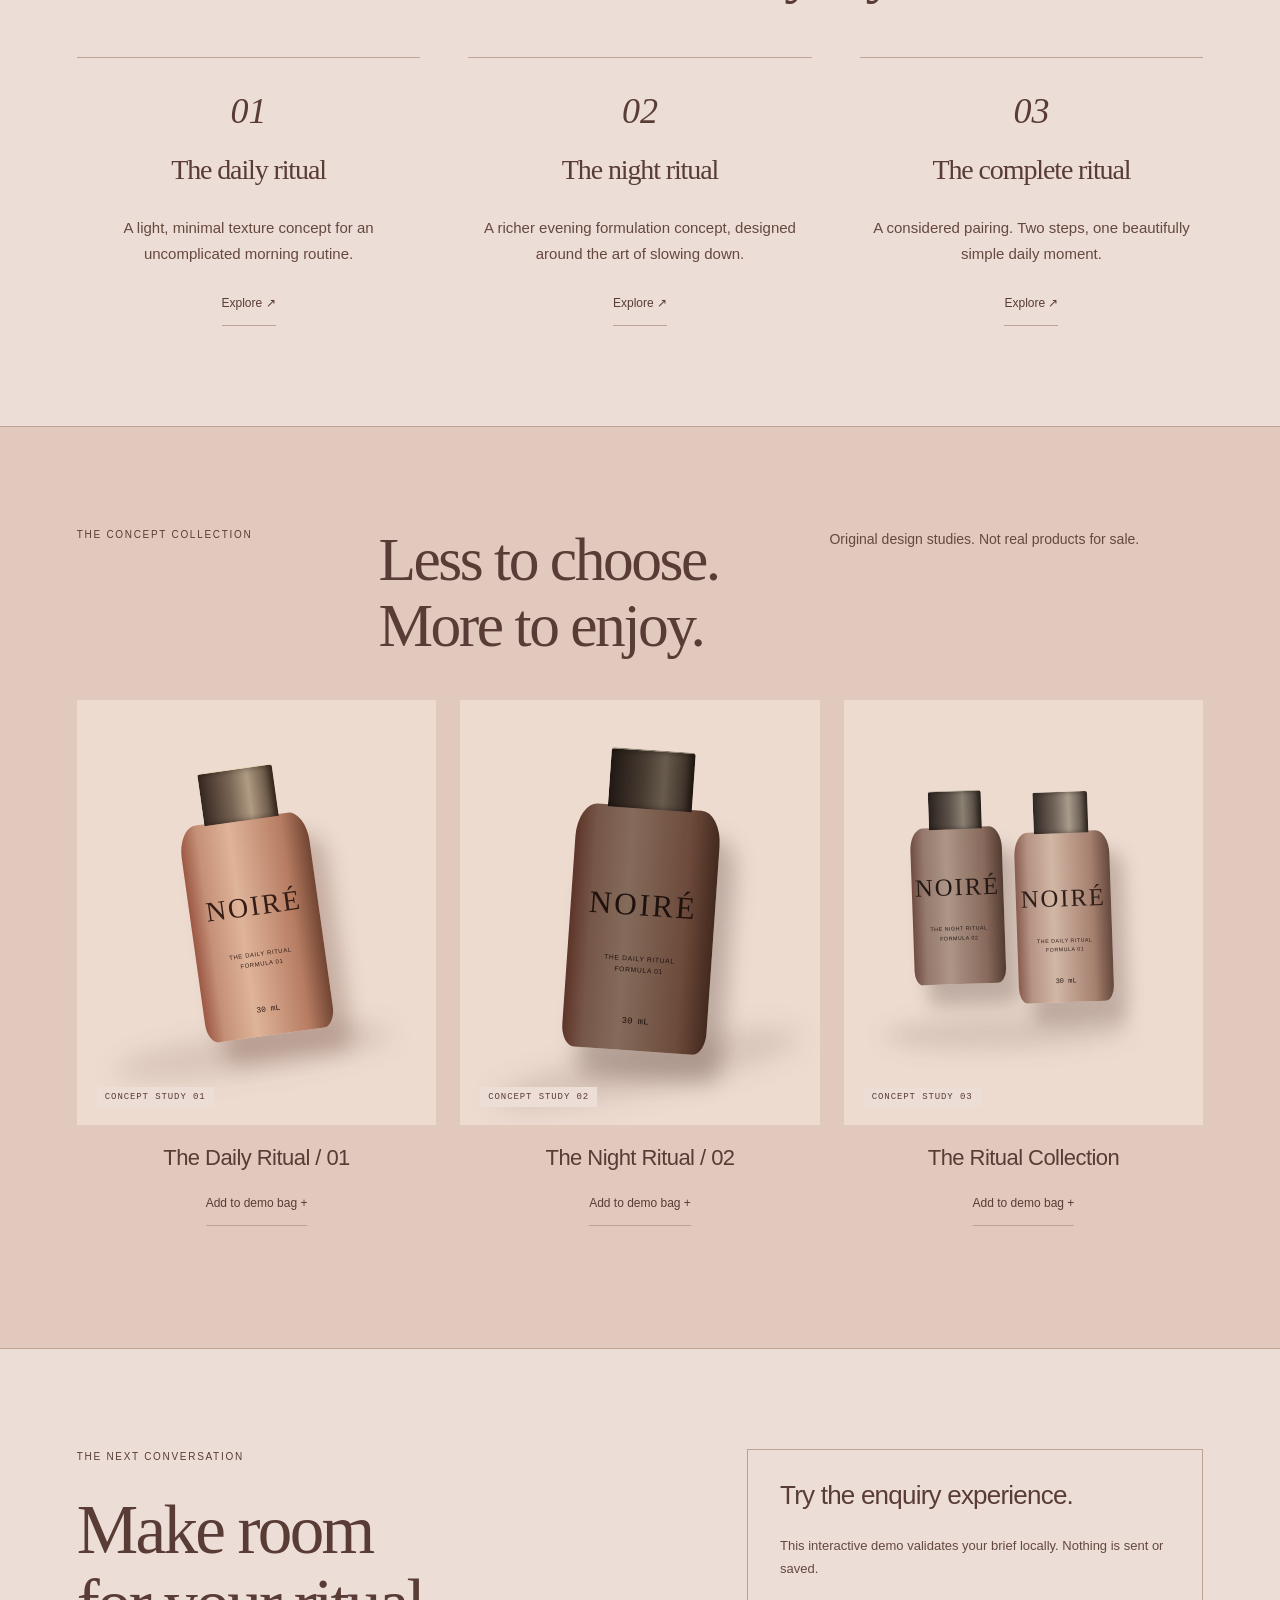
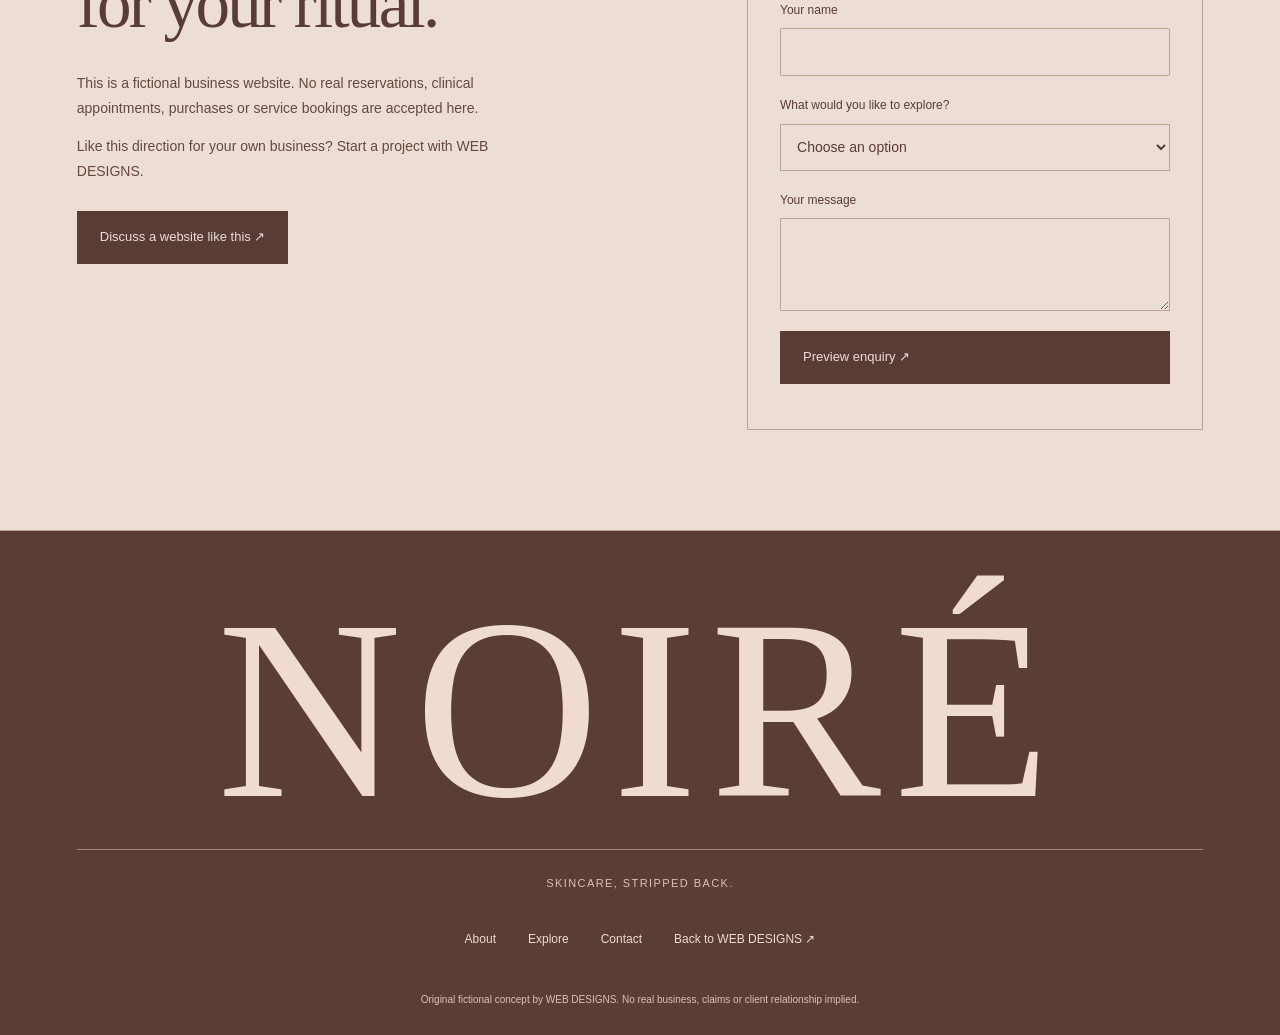
<file: work/noire/index.html>
<!doctype html><html lang="en"><head><meta charset="utf-8"><meta name="viewport" content="width=device-width,initial-scale=1"><title>NOIRÉ — Luxury skincare Concept | WEB DESIGNS</title><meta name="description" content="Explore NOIRÉ, an original fictional luxury skincare website concept by WEB DESIGNS. A demonstration of custom design and development."><meta name="theme-color" content="#111210"><meta property="og:type" content="website"><meta property="og:title" content="NOIRÉ — Luxury skincare Concept | WEB DESIGNS"><meta property="og:description" content="Explore NOIRÉ, an original fictional luxury skincare website concept by WEB DESIGNS. A demonstration of custom design and development."><meta property="og:site_name" content="WEB DESIGNS"><meta name="twitter:card" content="summary_large_image"><meta name="robots" content="noindex,follow"><link rel="icon" href="../../assets/favicon.svg" type="image/svg+xml"><link rel="stylesheet" href="../../assets/base.css?v=45bfe9d2fe"><link rel="stylesheet" href="../../assets/concepts.css?v=c3c418ec40"><script src="../../assets/config.js?v=0edd2de676" defer></script><script src="../../assets/app.js?v=ed952c2383" defer></script></head><body class="noire"><a class="skip" href="#main">Skip to content</a><div class="concept-banner" role="navigation" aria-label="Concept preview navigation"><a href="../../#work">← WEB DESIGNS / CONCEPT PORTFOLIO</a><span>FICTIONAL BUSINESS · DESIGN DEMONSTRATION</span></div><header class="concept-nav"><a class="concept-logo" href="#home">NOIRÉ</a><button class="menu-toggle" aria-expanded="false" aria-controls="concept-navigation">Menu +</button><nav id="concept-navigation" aria-label="Concept navigation"><a href="#about">Philosophy</a><a href="#services">Explore</a><a href="#collection">Rituals</a><a href="#contact" class="concept-nav-cta">Let’s talk ↗</a> <button class="cart-button" type="button">Ritual bag <span data-cart-count>0</span></button></nav></header><main id="main"><section id="home" class="concept-hero beauty-hero"><span class="vertical-note">THE BEAUTY OF DOING LESS.</span><div class="concept-visual" data-tilt><div class="bottle-art" aria-hidden="true"><div class="bottle-shadow"></div><div class="bottle bottle-back"><span>NOIRÉ</span><small>THE NIGHT RITUAL<br>FORMULA 02</small></div><div class="bottle"><span>NOIRÉ</span><small>THE DAILY RITUAL<br>FORMULA 01</small><b>30 mL</b></div><div class="bottle-caption">A quieter kind of luxury.</div></div></div><div class="concept-hero-copy"><span class="concept-eyebrow">SKINCARE, STRIPPED BACK.</span><h1>Less, but<br><em>beautifully so.</em></h1><p>A considered daily ritual. Thoughtful textures. A moment that belongs entirely to you.</p><a class="concept-button" href="#services">Discover the rituals <span aria-hidden="true">↗</span></a></div><div class="beauty-bottom"><span>01 / THE DAILY RITUAL</span><span>DESIGNED TO BE A MOMENT, NOT A ROUTINE.</span></div></section><section class="concept-section concept-about" id="about"><span class="concept-eyebrow">THE PHILOSOPHY</span><h2>An everyday ritual.<br>Anything but ordinary.</h2><div class="concept-story"><p>NOIRÉ is a fictional skincare identity built around restraint. The collection is a design demonstration, not a range available for purchase. No efficacy or clinical claims are made.</p><a href="#contact" class="concept-text-link">Explore this brand direction ↗</a></div></section><section class="concept-section concept-services" id="services"><span class="concept-eyebrow">WHAT WE EXPLORE</span><h2>The art of the everyday.</h2><div class="concept-service-grid"><article class="concept-service reveal"><span class="concept-service-index">01</span><h3>The daily ritual</h3><p>A light, minimal texture concept for an uncomplicated morning routine.</p><a href="#contact" aria-label="Ask about The daily ritual">Explore ↗</a></article><article class="concept-service reveal"><span class="concept-service-index">02</span><h3>The night ritual</h3><p>A richer evening formulation concept, designed around the art of slowing down.</p><a href="#contact" aria-label="Ask about The night ritual">Explore ↗</a></article><article class="concept-service reveal"><span class="concept-service-index">03</span><h3>The complete ritual</h3><p>A considered pairing. Two steps, one beautifully simple daily moment.</p><a href="#contact" aria-label="Ask about The complete ritual">Explore ↗</a></article></div></section><section class="concept-section concept-collection" id="collection"><div class="collection-heading"><span class="concept-eyebrow">THE CONCEPT COLLECTION</span><h2>Less to choose.<br>More to enjoy.</h2><p>Original design studies. Not real products for sale.</p></div><p id="collection-status" role="status"></p><div class="collection-grid"><article class="collection-item" data-property="garden"><div class="collection-art variant-0"><div class="bottle-art" aria-hidden="true"><div class="bottle-shadow"></div><div class="bottle bottle-back"><span>NOIRÉ</span><small>THE NIGHT RITUAL<br>FORMULA 02</small></div><div class="bottle"><span>NOIRÉ</span><small>THE DAILY RITUAL<br>FORMULA 01</small><b>30 mL</b></div><div class="bottle-caption">A quieter kind of luxury.</div></div><span>CONCEPT STUDY 01</span></div><div class="collection-info"><h3>The Daily Ritual / 01</h3><button class="add-ritual" data-product="The Daily Ritual / 01">Add to demo bag +</button></div></article><article class="collection-item" data-property="city"><div class="collection-art variant-1"><div class="bottle-art" aria-hidden="true"><div class="bottle-shadow"></div><div class="bottle bottle-back"><span>NOIRÉ</span><small>THE NIGHT RITUAL<br>FORMULA 02</small></div><div class="bottle"><span>NOIRÉ</span><small>THE DAILY RITUAL<br>FORMULA 01</small><b>30 mL</b></div><div class="bottle-caption">A quieter kind of luxury.</div></div><span>CONCEPT STUDY 02</span></div><div class="collection-info"><h3>The Night Ritual / 02</h3><button class="add-ritual" data-product="The Night Ritual / 02">Add to demo bag +</button></div></article><article class="collection-item" data-property="coast"><div class="collection-art variant-2"><div class="bottle-art" aria-hidden="true"><div class="bottle-shadow"></div><div class="bottle bottle-back"><span>NOIRÉ</span><small>THE NIGHT RITUAL<br>FORMULA 02</small></div><div class="bottle"><span>NOIRÉ</span><small>THE DAILY RITUAL<br>FORMULA 01</small><b>30 mL</b></div><div class="bottle-caption">A quieter kind of luxury.</div></div><span>CONCEPT STUDY 03</span></div><div class="collection-info"><h3>The Ritual Collection</h3><button class="add-ritual" data-product="The Ritual Collection">Add to demo bag +</button></div></article></div></section><section class="concept-section concept-contact" id="contact"><div><span class="concept-eyebrow">THE NEXT CONVERSATION</span><h2>Make room<br>for your ritual.</h2><p>This is a fictional business website. No real reservations, clinical appointments, purchases or service bookings are accepted here.</p><p>Like this direction for your own business? Start a project with WEB DESIGNS.</p><a class="concept-button" href="../../?concept=noire#contact">Discuss a website like this ↗</a></div><form class="concept-demo-form"><h3>Try the enquiry experience.</h3><p>This interactive demo validates your brief locally. Nothing is sent or saved.</p><label>Your name<input name="demoName" required maxlength="100" autocomplete="off"></label><label>What would you like to explore?<select name="demoInterest" required><option value="">Choose an option</option><option>The daily ritual</option><option>The night ritual</option><option>The complete ritual</option></select></label><label>Your message<textarea name="demoMessage" required minlength="10" maxlength="1000" rows="3"></textarea></label><button class="concept-button" type="submit">Preview enquiry ↗</button><p class="demo-status" role="status"></p></form></section></main><footer class="concept-footer"><a href="#home" class="concept-footer-logo">NOIRÉ</a><p>SKINCARE, STRIPPED BACK.</p><div><a href="#about">About</a><a href="#services">Explore</a><a href="#contact">Contact</a><a href="../../#work">Back to WEB DESIGNS ↗</a></div><small>Original fictional concept by WEB DESIGNS. No real business, claims or client relationship implied.</small></footer><dialog class="concept-dialog"><button class="dialog-close" aria-label="Close dialog">×</button><span class="concept-eyebrow">CONCEPT STUDY</span><h2 class="dialog-title">A closer look</h2><p class="dialog-description"></p><p class="dialog-disclaimer">A fictional design demonstration. Nothing is booked or purchased.</p><a class="concept-button" href="../../?concept=noire#contact">Build something like this ↗</a></dialog></body></html>
</file>
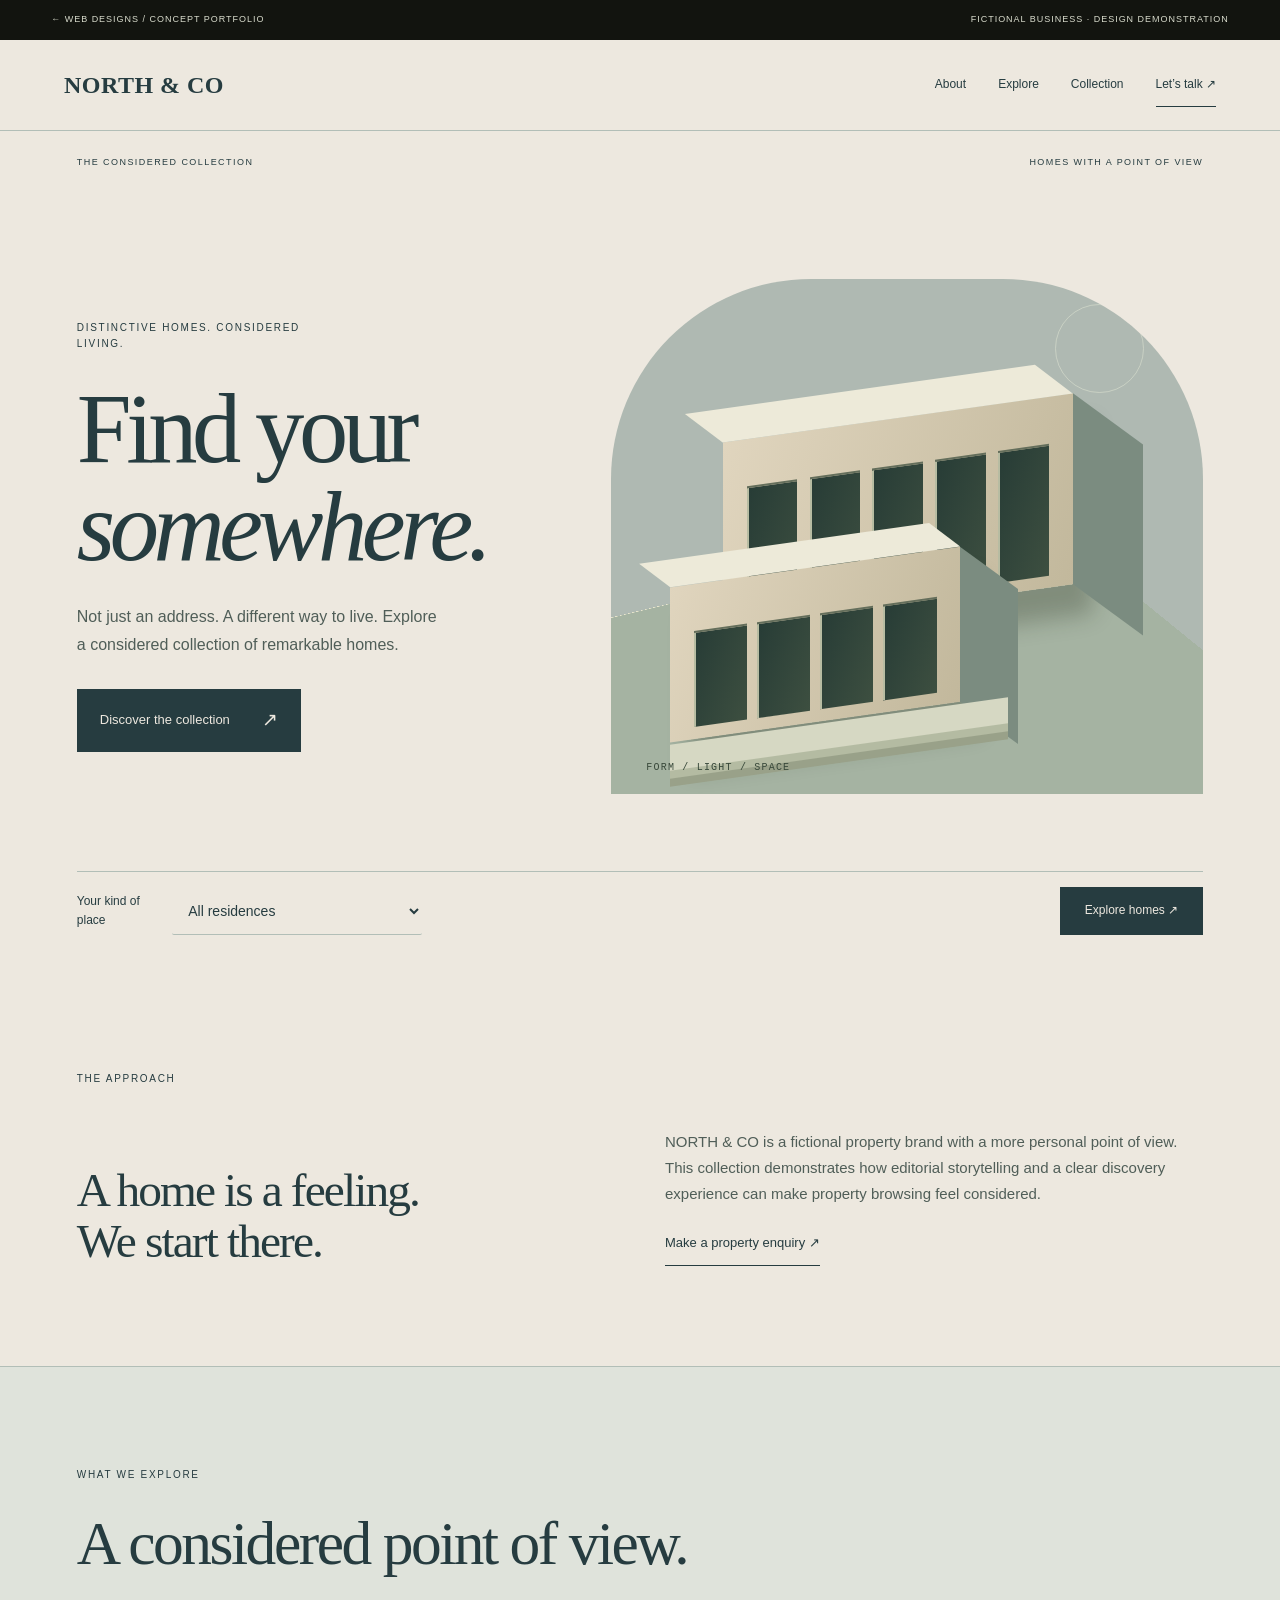
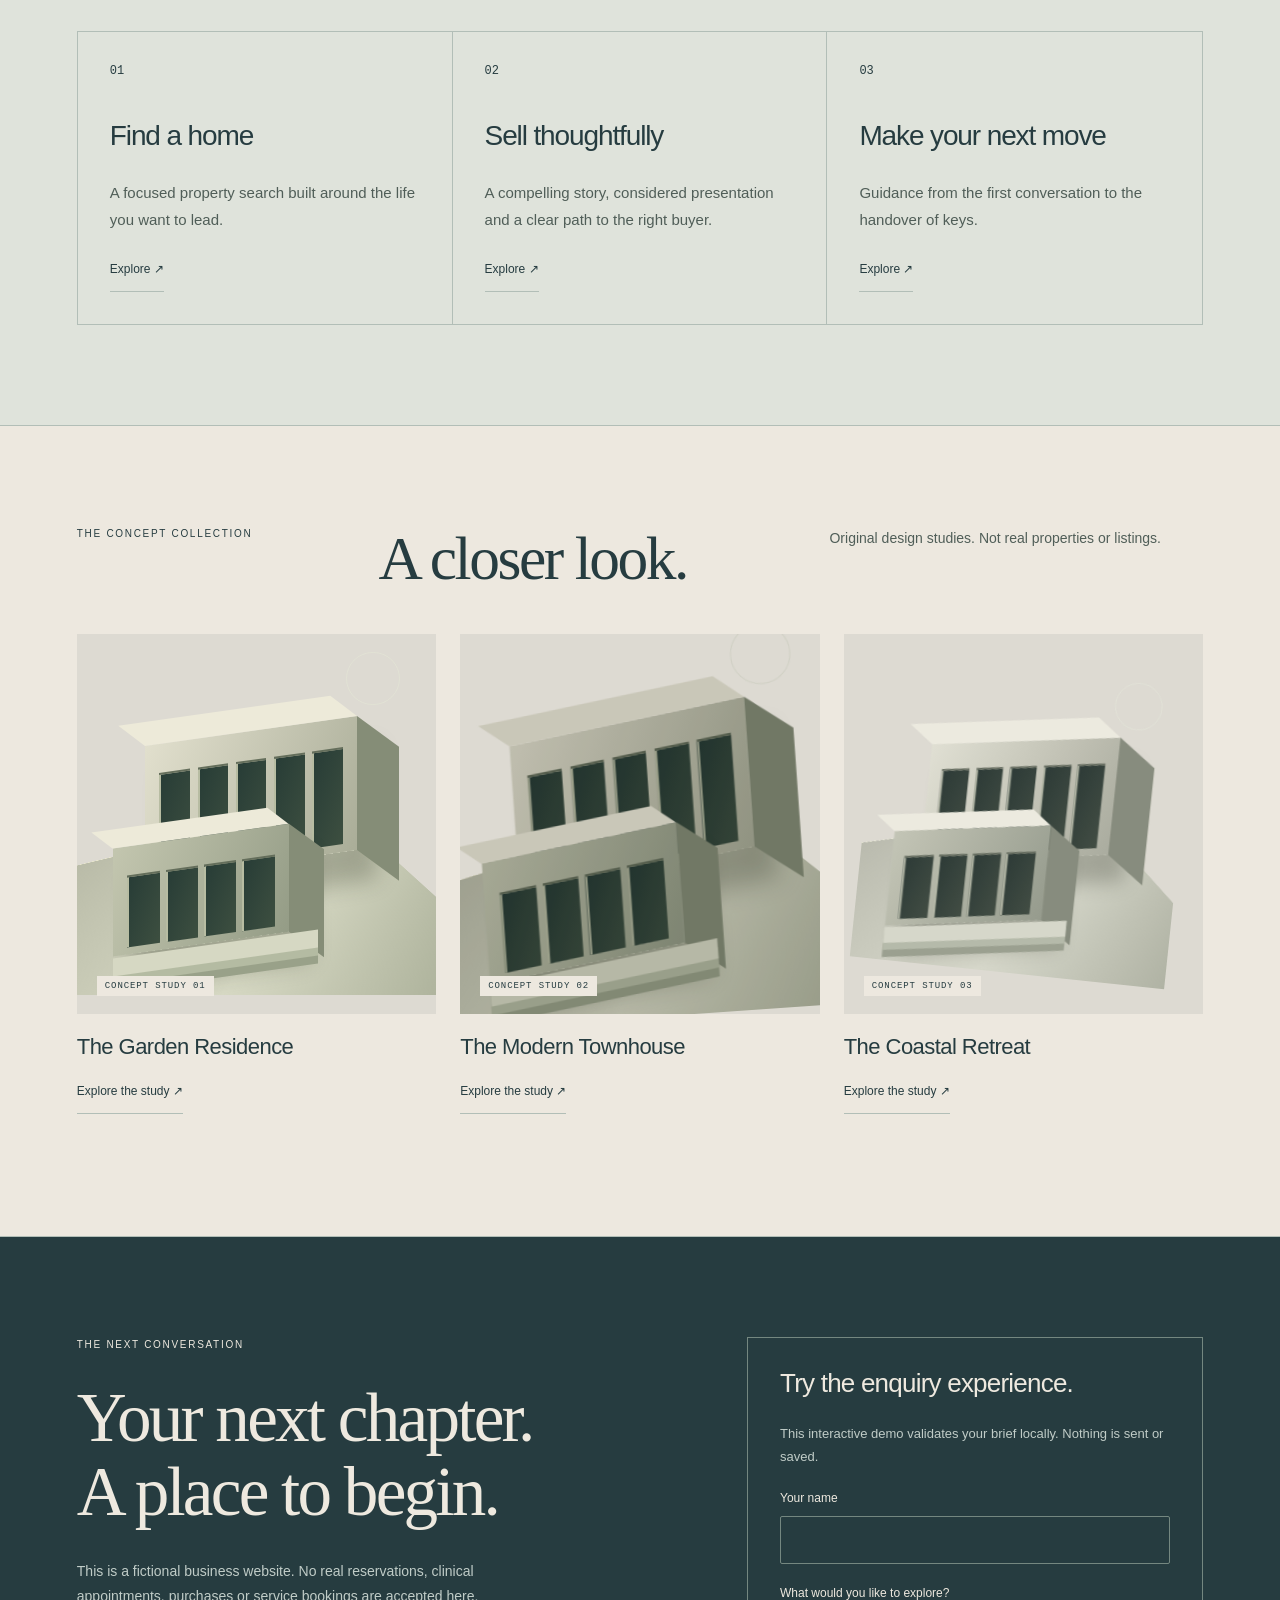
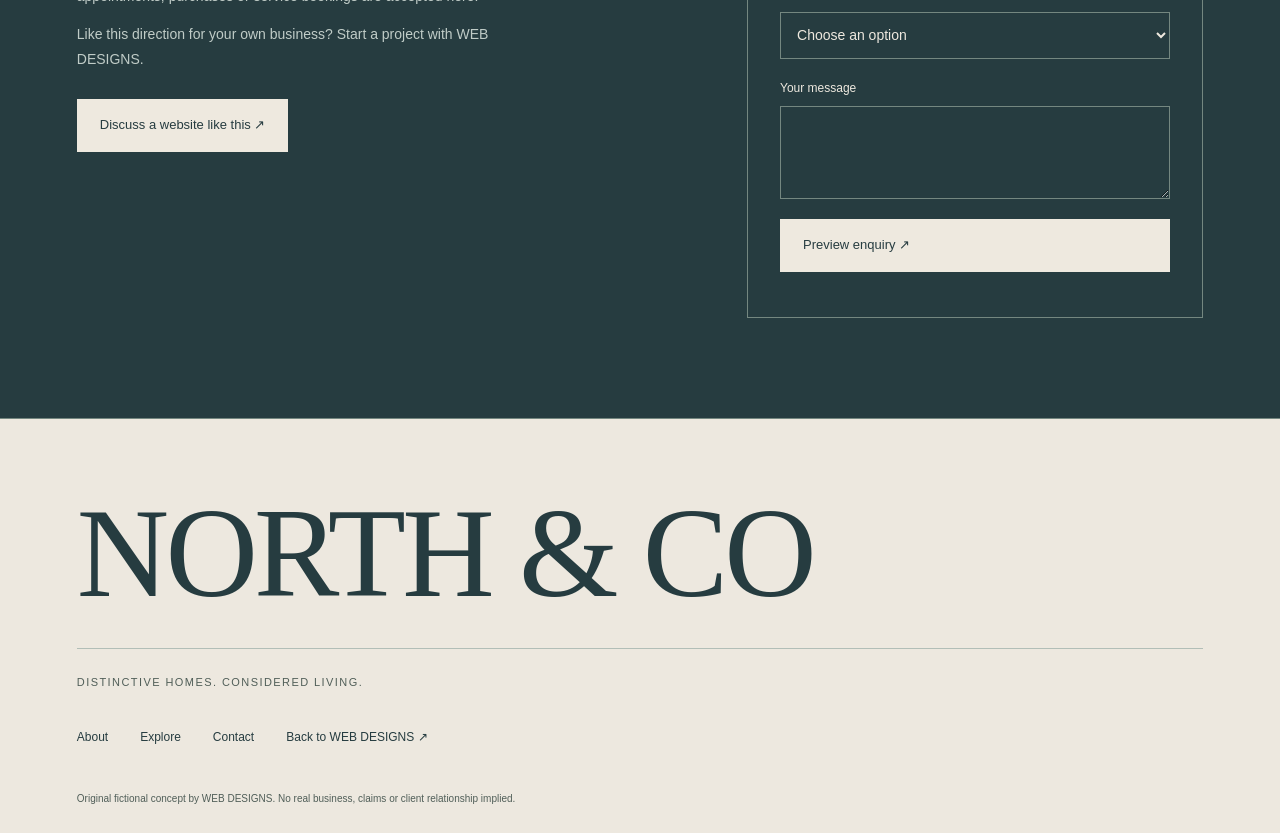
<file: work/north-co/index.html>
<!doctype html><html lang="en"><head><meta charset="utf-8"><meta name="viewport" content="width=device-width,initial-scale=1"><title>NORTH &amp; CO — Premium real estate Concept | WEB DESIGNS</title><meta name="description" content="Explore NORTH &amp; CO, an original fictional premium real estate website concept by WEB DESIGNS. A demonstration of custom design and development."><meta name="theme-color" content="#111210"><meta property="og:type" content="website"><meta property="og:title" content="NORTH &amp; CO — Premium real estate Concept | WEB DESIGNS"><meta property="og:description" content="Explore NORTH &amp; CO, an original fictional premium real estate website concept by WEB DESIGNS. A demonstration of custom design and development."><meta property="og:site_name" content="WEB DESIGNS"><meta name="twitter:card" content="summary_large_image"><meta name="robots" content="noindex,follow"><link rel="icon" href="../../assets/favicon.svg" type="image/svg+xml"><link rel="stylesheet" href="../../assets/base.css?v=45bfe9d2fe"><link rel="stylesheet" href="../../assets/concepts.css?v=c3c418ec40"><script src="../../assets/config.js?v=0edd2de676" defer></script><script src="../../assets/app.js?v=ed952c2383" defer></script></head><body class="north-co"><a class="skip" href="#main">Skip to content</a><div class="concept-banner" role="navigation" aria-label="Concept preview navigation"><a href="../../#work">← WEB DESIGNS / CONCEPT PORTFOLIO</a><span>FICTIONAL BUSINESS · DESIGN DEMONSTRATION</span></div><header class="concept-nav"><a class="concept-logo" href="#home">NORTH & CO</a><button class="menu-toggle" aria-expanded="false" aria-controls="concept-navigation">Menu +</button><nav id="concept-navigation" aria-label="Concept navigation"><a href="#about">About</a><a href="#services">Explore</a><a href="#collection">Collection</a><a href="#contact" class="concept-nav-cta">Let’s talk ↗</a></nav></header><main id="main"><section id="home" class="concept-hero property-hero"><div class="property-masthead"><span>THE CONSIDERED COLLECTION</span><span>HOMES WITH A POINT OF VIEW</span></div><div class="concept-hero-copy"><span class="concept-eyebrow">DISTINCTIVE HOMES. CONSIDERED LIVING.</span><h1>Find your<br><em>somewhere.</em></h1><p>Not just an address. A different way to live. Explore a considered collection of remarkable homes.</p><a class="concept-button" href="#services">Discover the collection <span aria-hidden="true">↗</span></a></div><div class="concept-visual" data-tilt><div class="architecture-art" aria-hidden="true"><div class="arch-ground"></div><div class="arch-block block-one"><i></i><i></i><i></i><i></i><i></i></div><div class="arch-block block-two"><i></i><i></i><i></i><i></i></div><div class="arch-step"></div><div class="arch-sun"></div><span class="dimension">FORM / LIGHT / SPACE</span></div></div><div class="property-search"><label for="property-style">Your kind of place<select id="property-style"><option value="all">All residences</option><option value="garden">Garden living</option><option value="city">City living</option><option value="coast">Coastal living</option></select></label><button type="button" data-property-search>Explore homes ↗</button></div></section><section class="concept-section concept-about" id="about"><span class="concept-eyebrow">THE APPROACH</span><h2>A home is a feeling.<br>We start there.</h2><div class="concept-story"><p>NORTH & CO is a fictional property brand with a more personal point of view. This collection demonstrates how editorial storytelling and a clear discovery experience can make property browsing feel considered.</p><a href="#contact" class="concept-text-link">Make a property enquiry ↗</a></div></section><section class="concept-section concept-services" id="services"><span class="concept-eyebrow">WHAT WE EXPLORE</span><h2>A considered point of view.</h2><div class="concept-service-grid"><article class="concept-service reveal"><span class="concept-service-index">01</span><h3>Find a home</h3><p>A focused property search built around the life you want to lead.</p><a href="#contact" aria-label="Ask about Find a home">Explore ↗</a></article><article class="concept-service reveal"><span class="concept-service-index">02</span><h3>Sell thoughtfully</h3><p>A compelling story, considered presentation and a clear path to the right buyer.</p><a href="#contact" aria-label="Ask about Sell thoughtfully">Explore ↗</a></article><article class="concept-service reveal"><span class="concept-service-index">03</span><h3>Make your next move</h3><p>Guidance from the first conversation to the handover of keys.</p><a href="#contact" aria-label="Ask about Make your next move">Explore ↗</a></article></div></section><section class="concept-section concept-collection" id="collection"><div class="collection-heading"><span class="concept-eyebrow">THE CONCEPT COLLECTION</span><h2>A closer look.</h2><p>Original design studies. Not real properties or listings.</p></div><p id="collection-status" role="status"></p><div class="collection-grid"><article class="collection-item" data-property="garden"><div class="collection-art variant-0"><div class="architecture-art" aria-hidden="true"><div class="arch-ground"></div><div class="arch-block block-one"><i></i><i></i><i></i><i></i><i></i></div><div class="arch-block block-two"><i></i><i></i><i></i><i></i></div><div class="arch-step"></div><div class="arch-sun"></div><span class="dimension">FORM / LIGHT / SPACE</span></div><span>CONCEPT STUDY 01</span></div><div class="collection-info"><h3>The Garden Residence</h3><button class="gallery-open" data-gallery-title="The Garden Residence" data-gallery-text="A focused property search built around the life you want to lead.">Explore the study ↗</button></div></article><article class="collection-item" data-property="city"><div class="collection-art variant-1"><div class="architecture-art" aria-hidden="true"><div class="arch-ground"></div><div class="arch-block block-one"><i></i><i></i><i></i><i></i><i></i></div><div class="arch-block block-two"><i></i><i></i><i></i><i></i></div><div class="arch-step"></div><div class="arch-sun"></div><span class="dimension">FORM / LIGHT / SPACE</span></div><span>CONCEPT STUDY 02</span></div><div class="collection-info"><h3>The Modern Townhouse</h3><button class="gallery-open" data-gallery-title="The Modern Townhouse" data-gallery-text="A compelling story, considered presentation and a clear path to the right buyer.">Explore the study ↗</button></div></article><article class="collection-item" data-property="coast"><div class="collection-art variant-2"><div class="architecture-art" aria-hidden="true"><div class="arch-ground"></div><div class="arch-block block-one"><i></i><i></i><i></i><i></i><i></i></div><div class="arch-block block-two"><i></i><i></i><i></i><i></i></div><div class="arch-step"></div><div class="arch-sun"></div><span class="dimension">FORM / LIGHT / SPACE</span></div><span>CONCEPT STUDY 03</span></div><div class="collection-info"><h3>The Coastal Retreat</h3><button class="gallery-open" data-gallery-title="The Coastal Retreat" data-gallery-text="Guidance from the first conversation to the handover of keys.">Explore the study ↗</button></div></article></div></section><section class="concept-section concept-contact" id="contact"><div><span class="concept-eyebrow">THE NEXT CONVERSATION</span><h2>Your next chapter.<br>A place to begin.</h2><p>This is a fictional business website. No real reservations, clinical appointments, purchases or service bookings are accepted here.</p><p>Like this direction for your own business? Start a project with WEB DESIGNS.</p><a class="concept-button" href="../../?concept=north-co#contact">Discuss a website like this ↗</a></div><form class="concept-demo-form"><h3>Try the enquiry experience.</h3><p>This interactive demo validates your brief locally. Nothing is sent or saved.</p><label>Your name<input name="demoName" required maxlength="100" autocomplete="off"></label><label>What would you like to explore?<select name="demoInterest" required><option value="">Choose an option</option><option>Find a home</option><option>Sell thoughtfully</option><option>Make your next move</option></select></label><label>Your message<textarea name="demoMessage" required minlength="10" maxlength="1000" rows="3"></textarea></label><button class="concept-button" type="submit">Preview enquiry ↗</button><p class="demo-status" role="status"></p></form></section></main><footer class="concept-footer"><a href="#home" class="concept-footer-logo">NORTH & CO</a><p>DISTINCTIVE HOMES. CONSIDERED LIVING.</p><div><a href="#about">About</a><a href="#services">Explore</a><a href="#contact">Contact</a><a href="../../#work">Back to WEB DESIGNS ↗</a></div><small>Original fictional concept by WEB DESIGNS. No real business, claims or client relationship implied.</small></footer><dialog class="concept-dialog"><button class="dialog-close" aria-label="Close dialog">×</button><span class="concept-eyebrow">CONCEPT STUDY</span><h2 class="dialog-title">A closer look</h2><p class="dialog-description"></p><p class="dialog-disclaimer">A fictional design demonstration. Nothing is booked or purchased.</p><a class="concept-button" href="../../?concept=north-co#contact">Build something like this ↗</a></dialog></body></html>
</file>
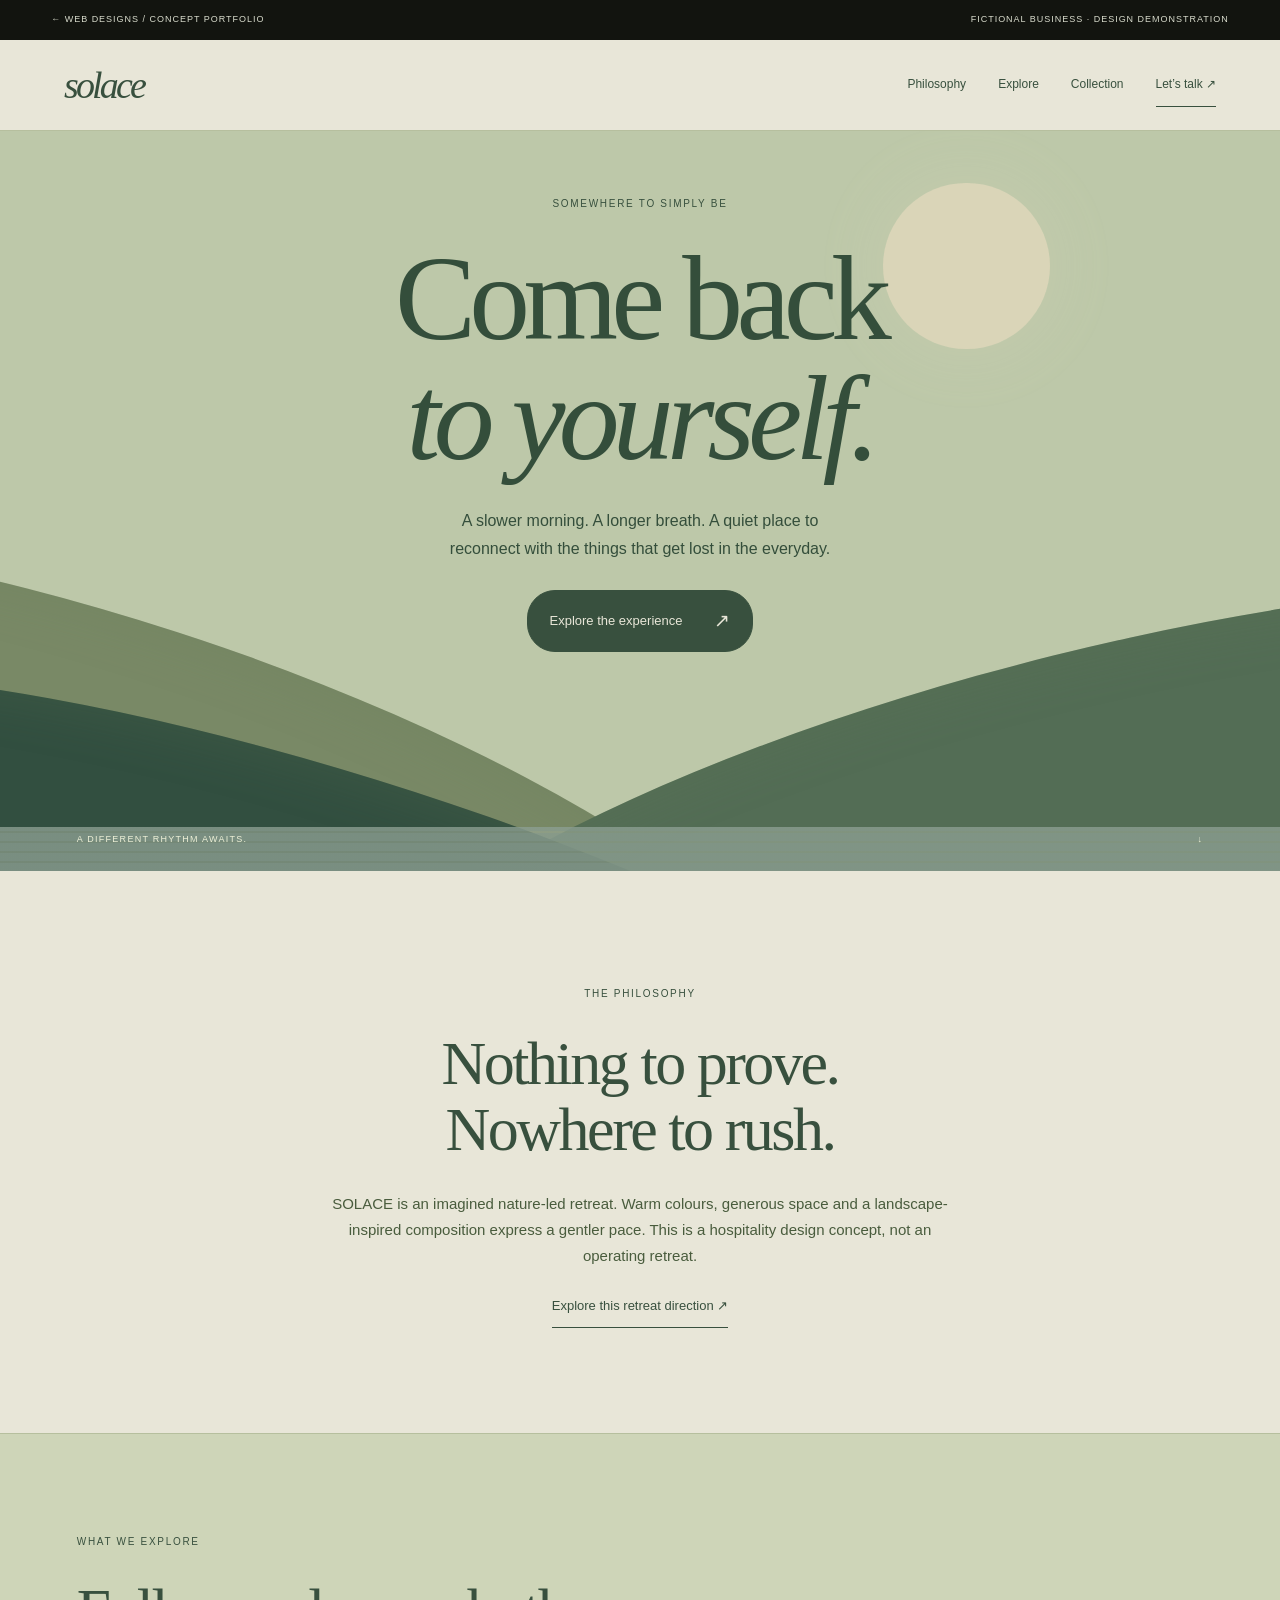
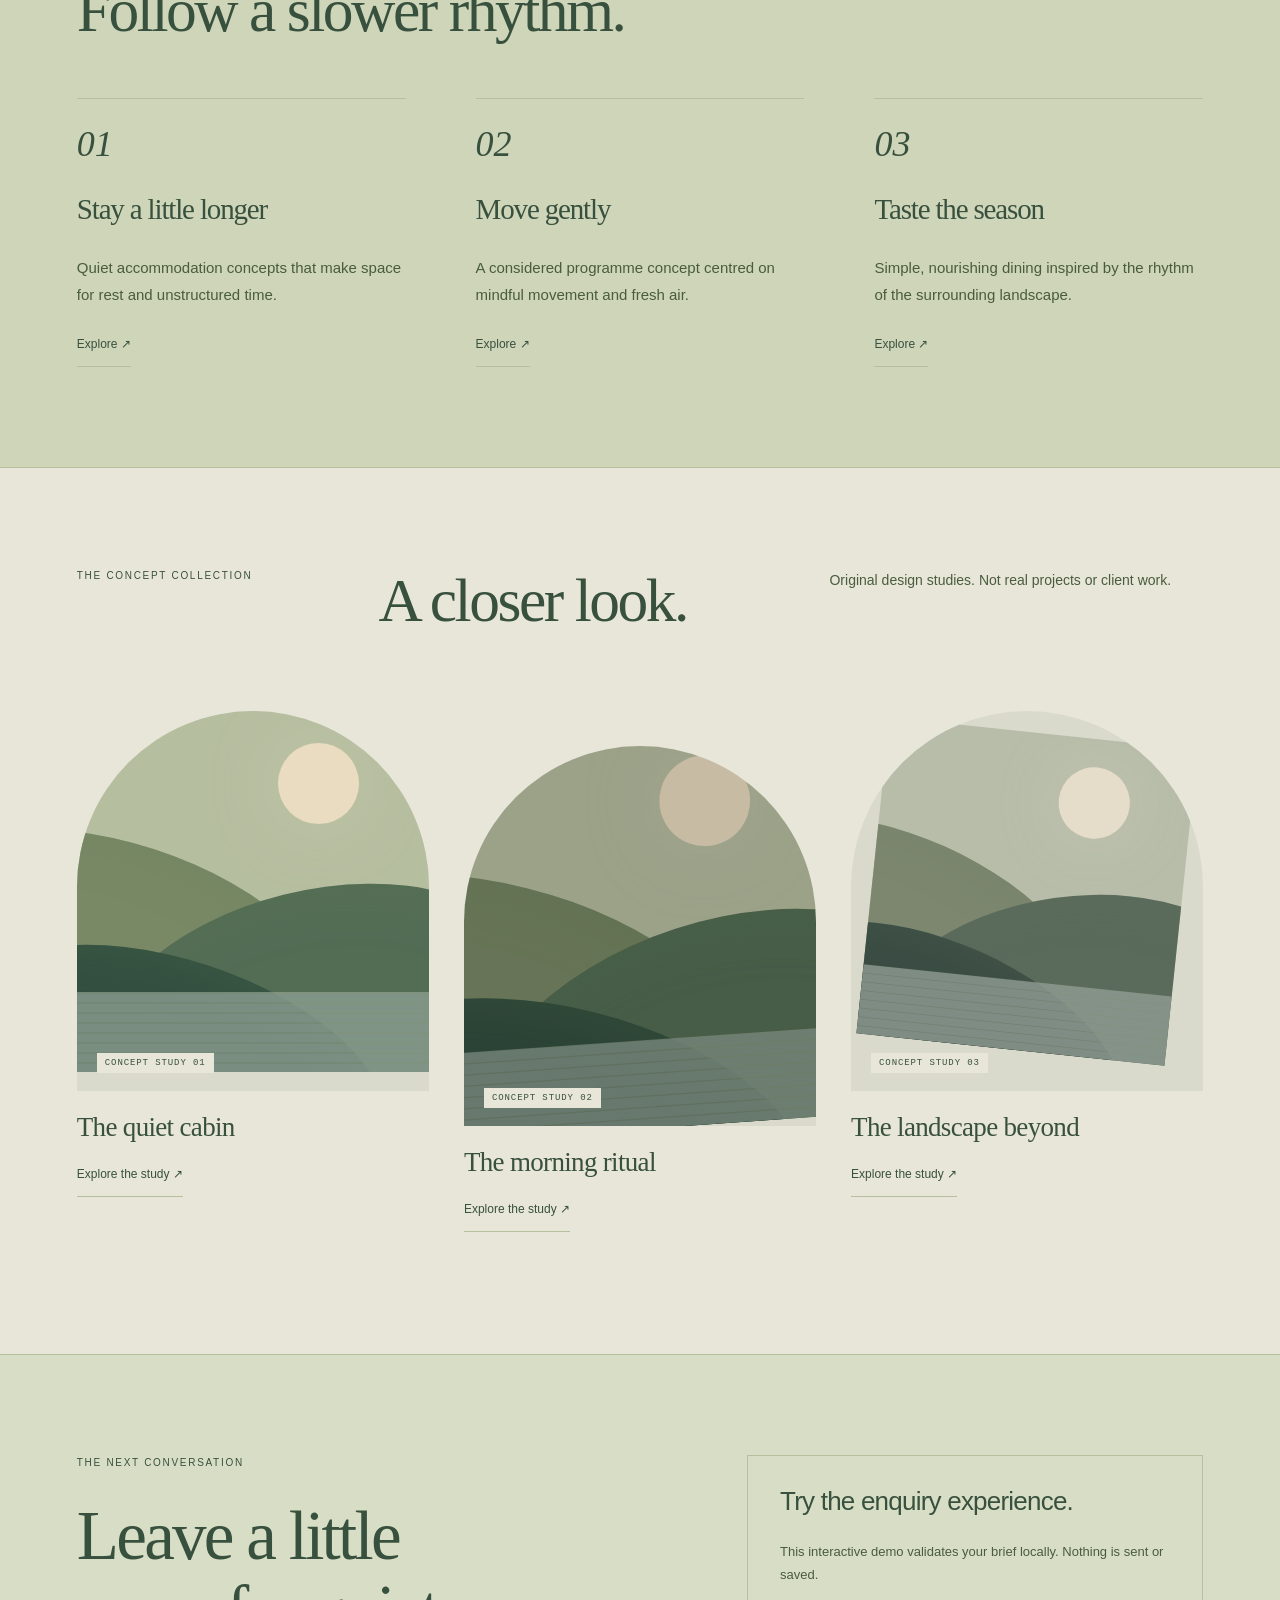
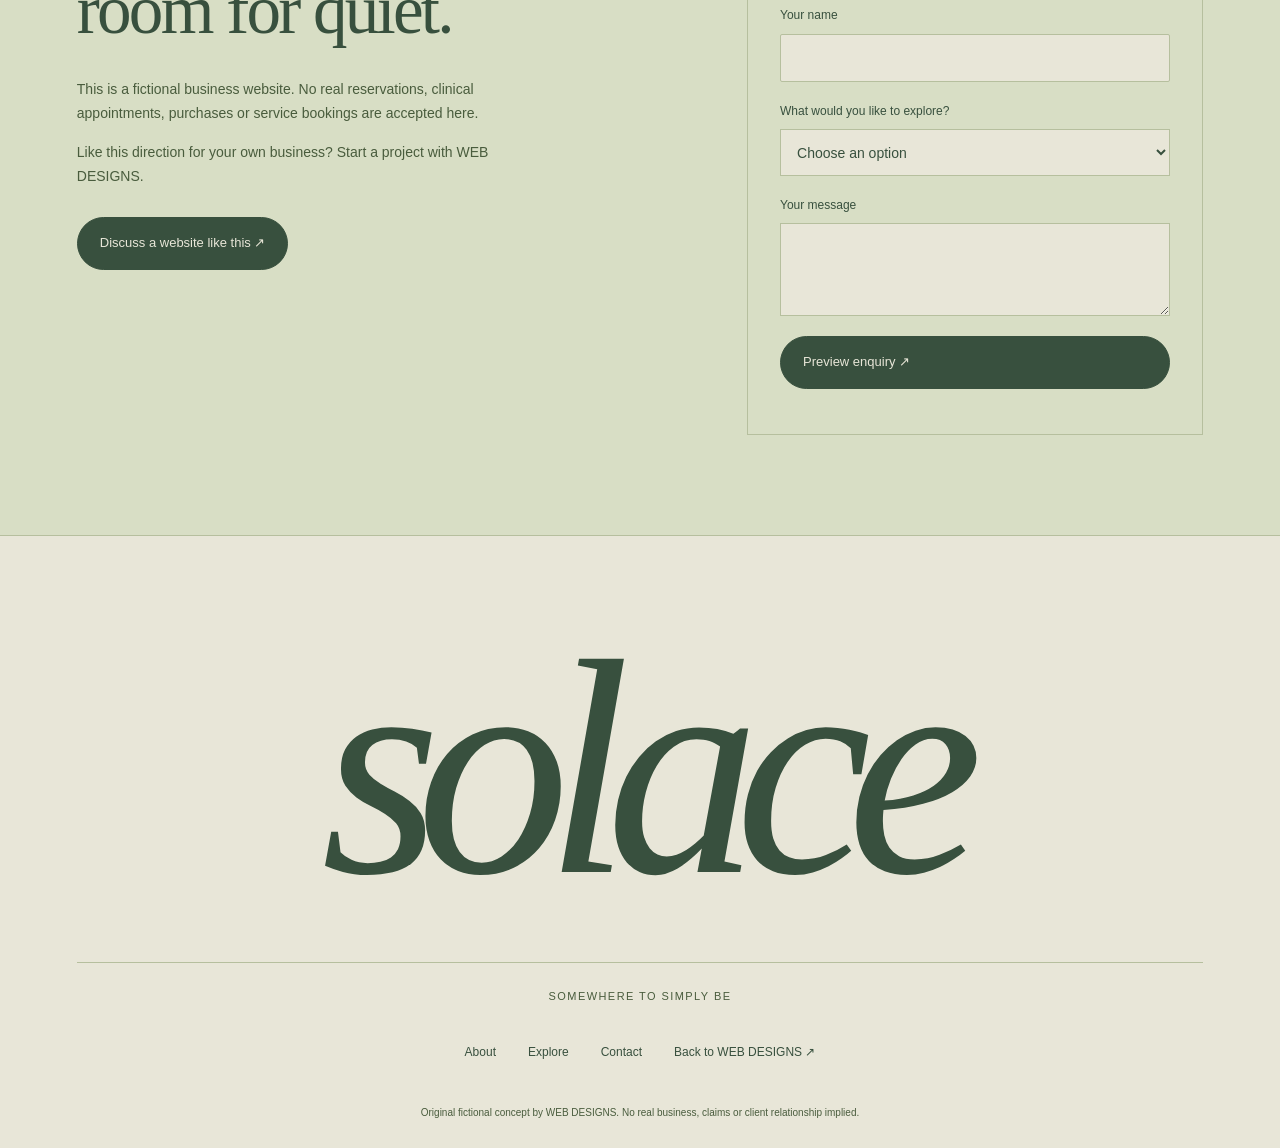
<file: work/solace/index.html>
<!doctype html><html lang="en"><head><meta charset="utf-8"><meta name="viewport" content="width=device-width,initial-scale=1"><title>solace — Wellness retreat Concept | WEB DESIGNS</title><meta name="description" content="Explore solace, an original fictional wellness retreat website concept by WEB DESIGNS. A demonstration of custom design and development."><meta name="theme-color" content="#111210"><meta property="og:type" content="website"><meta property="og:title" content="solace — Wellness retreat Concept | WEB DESIGNS"><meta property="og:description" content="Explore solace, an original fictional wellness retreat website concept by WEB DESIGNS. A demonstration of custom design and development."><meta property="og:site_name" content="WEB DESIGNS"><meta name="twitter:card" content="summary_large_image"><meta name="robots" content="noindex,follow"><link rel="icon" href="../../assets/favicon.svg" type="image/svg+xml"><link rel="stylesheet" href="../../assets/base.css?v=45bfe9d2fe"><link rel="stylesheet" href="../../assets/concepts.css?v=c3c418ec40"><script src="../../assets/config.js?v=0edd2de676" defer></script><script src="../../assets/app.js?v=ed952c2383" defer></script></head><body class="solace"><a class="skip" href="#main">Skip to content</a><div class="concept-banner" role="navigation" aria-label="Concept preview navigation"><a href="../../#work">← WEB DESIGNS / CONCEPT PORTFOLIO</a><span>FICTIONAL BUSINESS · DESIGN DEMONSTRATION</span></div><header class="concept-nav"><a class="concept-logo" href="#home">solace</a><button class="menu-toggle" aria-expanded="false" aria-controls="concept-navigation">Menu +</button><nav id="concept-navigation" aria-label="Concept navigation"><a href="#about">Philosophy</a><a href="#services">Explore</a><a href="#collection">Collection</a><a href="#contact" class="concept-nav-cta">Let’s talk ↗</a></nav></header><main id="main"><section id="home" class="concept-hero retreat-hero"><div class="concept-visual" data-tilt><div class="solace-art" aria-hidden="true"><div class="solace-sun"></div><div class="hill hill1"></div><div class="hill hill2"></div><div class="hill hill3"></div><div class="water"></div><span>LESS NOISE. MORE NATURE.</span></div></div><div class="concept-hero-copy"><span class="concept-eyebrow">SOMEWHERE TO SIMPLY BE</span><h1>Come back<br><em>to yourself.</em></h1><p>A slower morning. A longer breath. A quiet place to reconnect with the things that get lost in the everyday.</p><a class="concept-button" href="#services">Explore the experience <span aria-hidden="true">↗</span></a></div><div class="retreat-note">A DIFFERENT RHYTHM AWAITS. <span>↓</span></div></section><section class="concept-section concept-about" id="about"><span class="concept-eyebrow">THE PHILOSOPHY</span><h2>Nothing to prove.<br>Nowhere to rush.</h2><div class="concept-story"><p>SOLACE is an imagined nature-led retreat. Warm colours, generous space and a landscape-inspired composition express a gentler pace. This is a hospitality design concept, not an operating retreat.</p><a href="#contact" class="concept-text-link">Explore this retreat direction ↗</a></div></section><section class="concept-section concept-services" id="services"><span class="concept-eyebrow">WHAT WE EXPLORE</span><h2>Follow a slower rhythm.</h2><div class="concept-service-grid"><article class="concept-service reveal"><span class="concept-service-index">01</span><h3>Stay a little longer</h3><p>Quiet accommodation concepts that make space for rest and unstructured time.</p><a href="#contact" aria-label="Ask about Stay a little longer">Explore ↗</a></article><article class="concept-service reveal"><span class="concept-service-index">02</span><h3>Move gently</h3><p>A considered programme concept centred on mindful movement and fresh air.</p><a href="#contact" aria-label="Ask about Move gently">Explore ↗</a></article><article class="concept-service reveal"><span class="concept-service-index">03</span><h3>Taste the season</h3><p>Simple, nourishing dining inspired by the rhythm of the surrounding landscape.</p><a href="#contact" aria-label="Ask about Taste the season">Explore ↗</a></article></div></section><section class="concept-section concept-collection" id="collection"><div class="collection-heading"><span class="concept-eyebrow">THE CONCEPT COLLECTION</span><h2>A closer look.</h2><p>Original design studies. Not real projects or client work.</p></div><p id="collection-status" role="status"></p><div class="collection-grid"><article class="collection-item" data-property="garden"><div class="collection-art variant-0"><div class="solace-art" aria-hidden="true"><div class="solace-sun"></div><div class="hill hill1"></div><div class="hill hill2"></div><div class="hill hill3"></div><div class="water"></div><span>LESS NOISE. MORE NATURE.</span></div><span>CONCEPT STUDY 01</span></div><div class="collection-info"><h3>The quiet cabin</h3><button class="gallery-open" data-gallery-title="The quiet cabin" data-gallery-text="Quiet accommodation concepts that make space for rest and unstructured time.">Explore the study ↗</button></div></article><article class="collection-item" data-property="city"><div class="collection-art variant-1"><div class="solace-art" aria-hidden="true"><div class="solace-sun"></div><div class="hill hill1"></div><div class="hill hill2"></div><div class="hill hill3"></div><div class="water"></div><span>LESS NOISE. MORE NATURE.</span></div><span>CONCEPT STUDY 02</span></div><div class="collection-info"><h3>The morning ritual</h3><button class="gallery-open" data-gallery-title="The morning ritual" data-gallery-text="A considered programme concept centred on mindful movement and fresh air.">Explore the study ↗</button></div></article><article class="collection-item" data-property="coast"><div class="collection-art variant-2"><div class="solace-art" aria-hidden="true"><div class="solace-sun"></div><div class="hill hill1"></div><div class="hill hill2"></div><div class="hill hill3"></div><div class="water"></div><span>LESS NOISE. MORE NATURE.</span></div><span>CONCEPT STUDY 03</span></div><div class="collection-info"><h3>The landscape beyond</h3><button class="gallery-open" data-gallery-title="The landscape beyond" data-gallery-text="Simple, nourishing dining inspired by the rhythm of the surrounding landscape.">Explore the study ↗</button></div></article></div></section><section class="concept-section concept-contact" id="contact"><div><span class="concept-eyebrow">THE NEXT CONVERSATION</span><h2>Leave a little<br>room for quiet.</h2><p>This is a fictional business website. No real reservations, clinical appointments, purchases or service bookings are accepted here.</p><p>Like this direction for your own business? Start a project with WEB DESIGNS.</p><a class="concept-button" href="../../?concept=solace#contact">Discuss a website like this ↗</a></div><form class="concept-demo-form"><h3>Try the enquiry experience.</h3><p>This interactive demo validates your brief locally. Nothing is sent or saved.</p><label>Your name<input name="demoName" required maxlength="100" autocomplete="off"></label><label>What would you like to explore?<select name="demoInterest" required><option value="">Choose an option</option><option>Stay a little longer</option><option>Move gently</option><option>Taste the season</option></select></label><label>Your message<textarea name="demoMessage" required minlength="10" maxlength="1000" rows="3"></textarea></label><button class="concept-button" type="submit">Preview enquiry ↗</button><p class="demo-status" role="status"></p></form></section></main><footer class="concept-footer"><a href="#home" class="concept-footer-logo">solace</a><p>SOMEWHERE TO SIMPLY BE</p><div><a href="#about">About</a><a href="#services">Explore</a><a href="#contact">Contact</a><a href="../../#work">Back to WEB DESIGNS ↗</a></div><small>Original fictional concept by WEB DESIGNS. No real business, claims or client relationship implied.</small></footer><dialog class="concept-dialog"><button class="dialog-close" aria-label="Close dialog">×</button><span class="concept-eyebrow">CONCEPT STUDY</span><h2 class="dialog-title">A closer look</h2><p class="dialog-description"></p><p class="dialog-disclaimer">A fictional design demonstration. Nothing is booked or purchased.</p><a class="concept-button" href="../../?concept=solace#contact">Build something like this ↗</a></dialog></body></html>
</file>
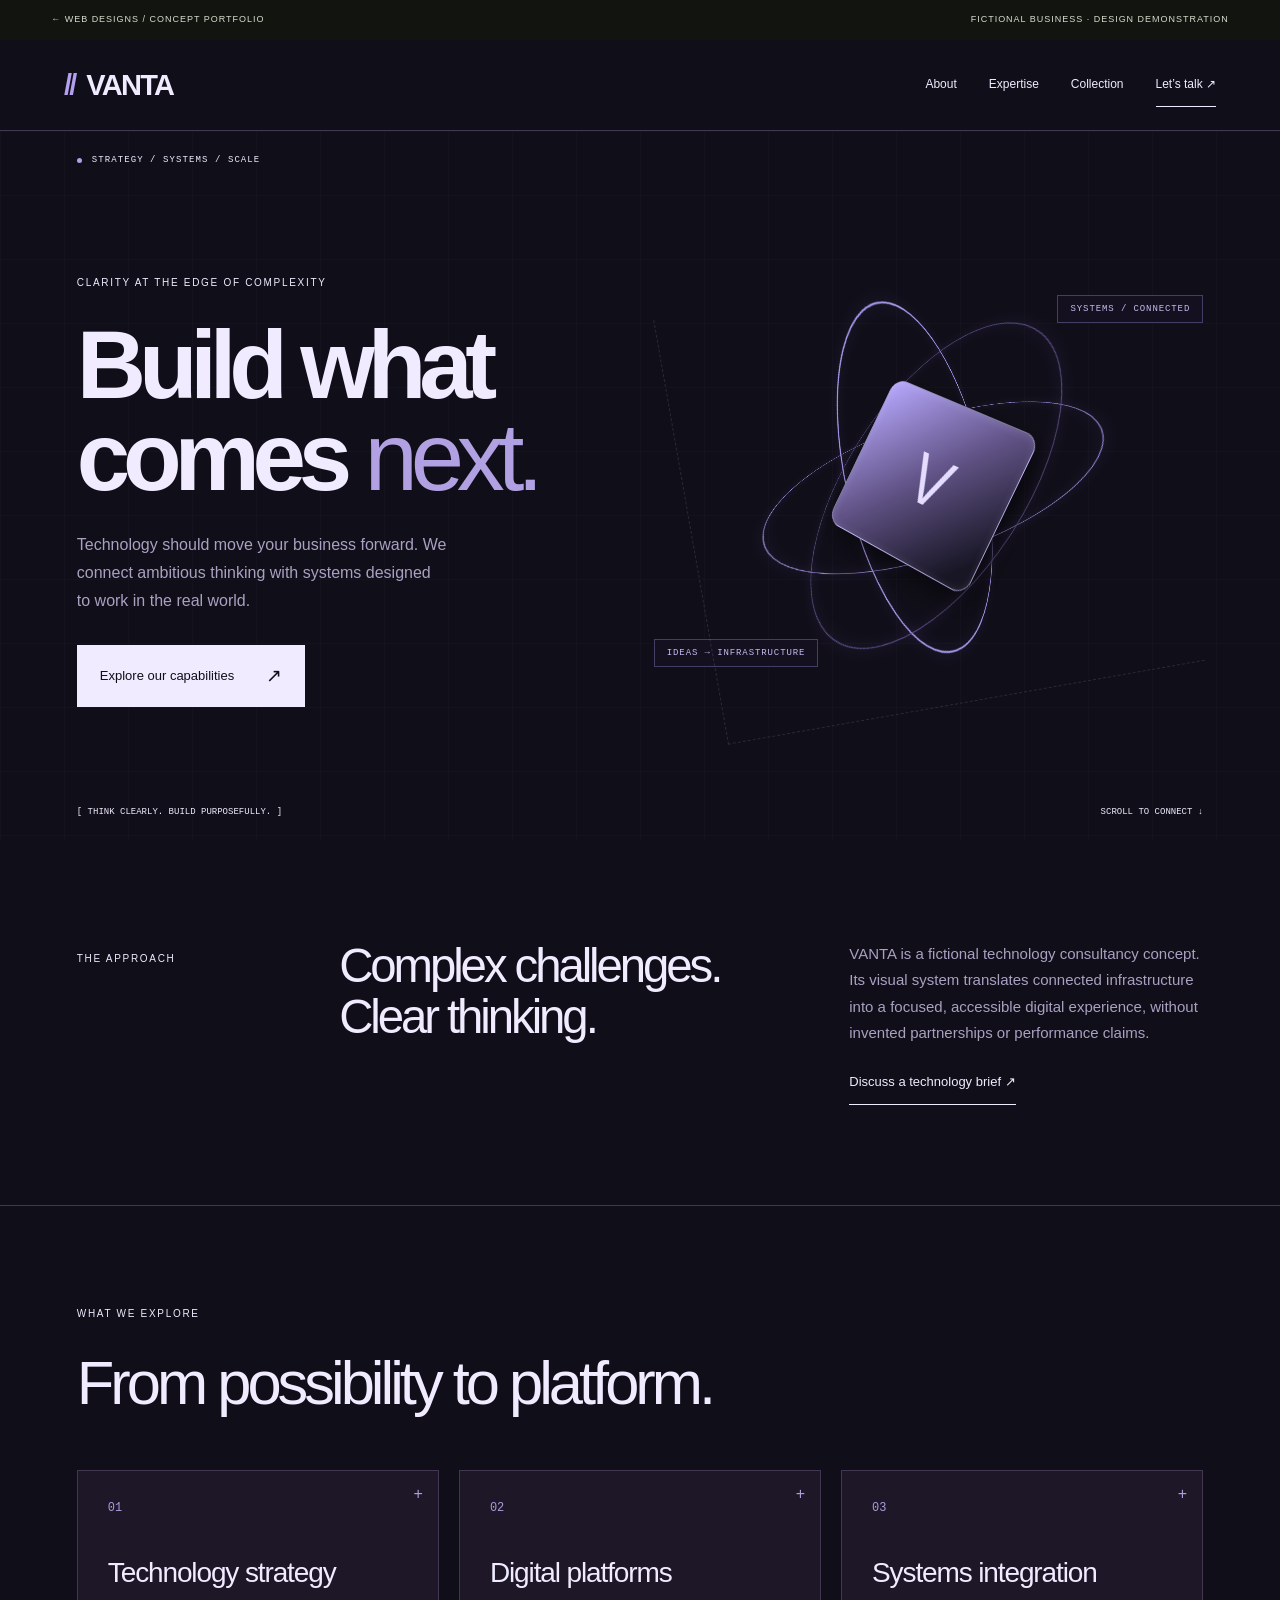
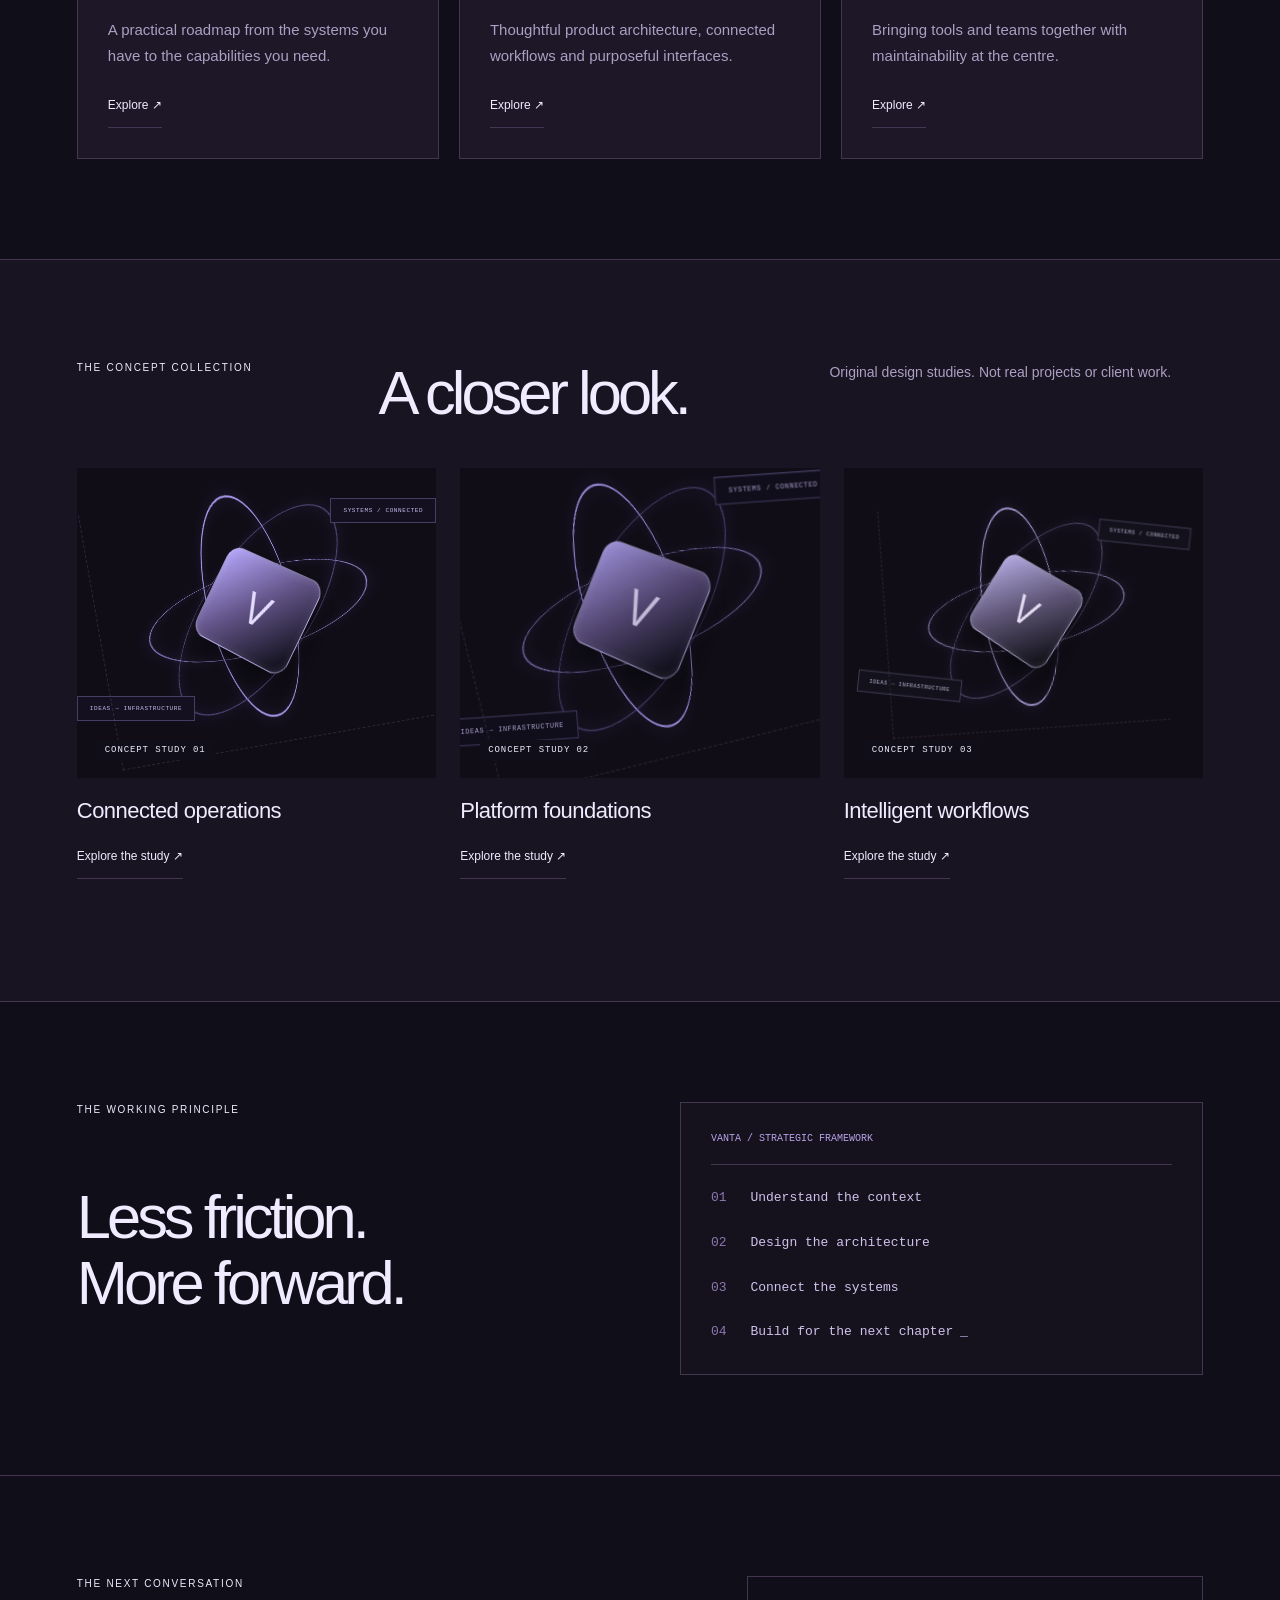
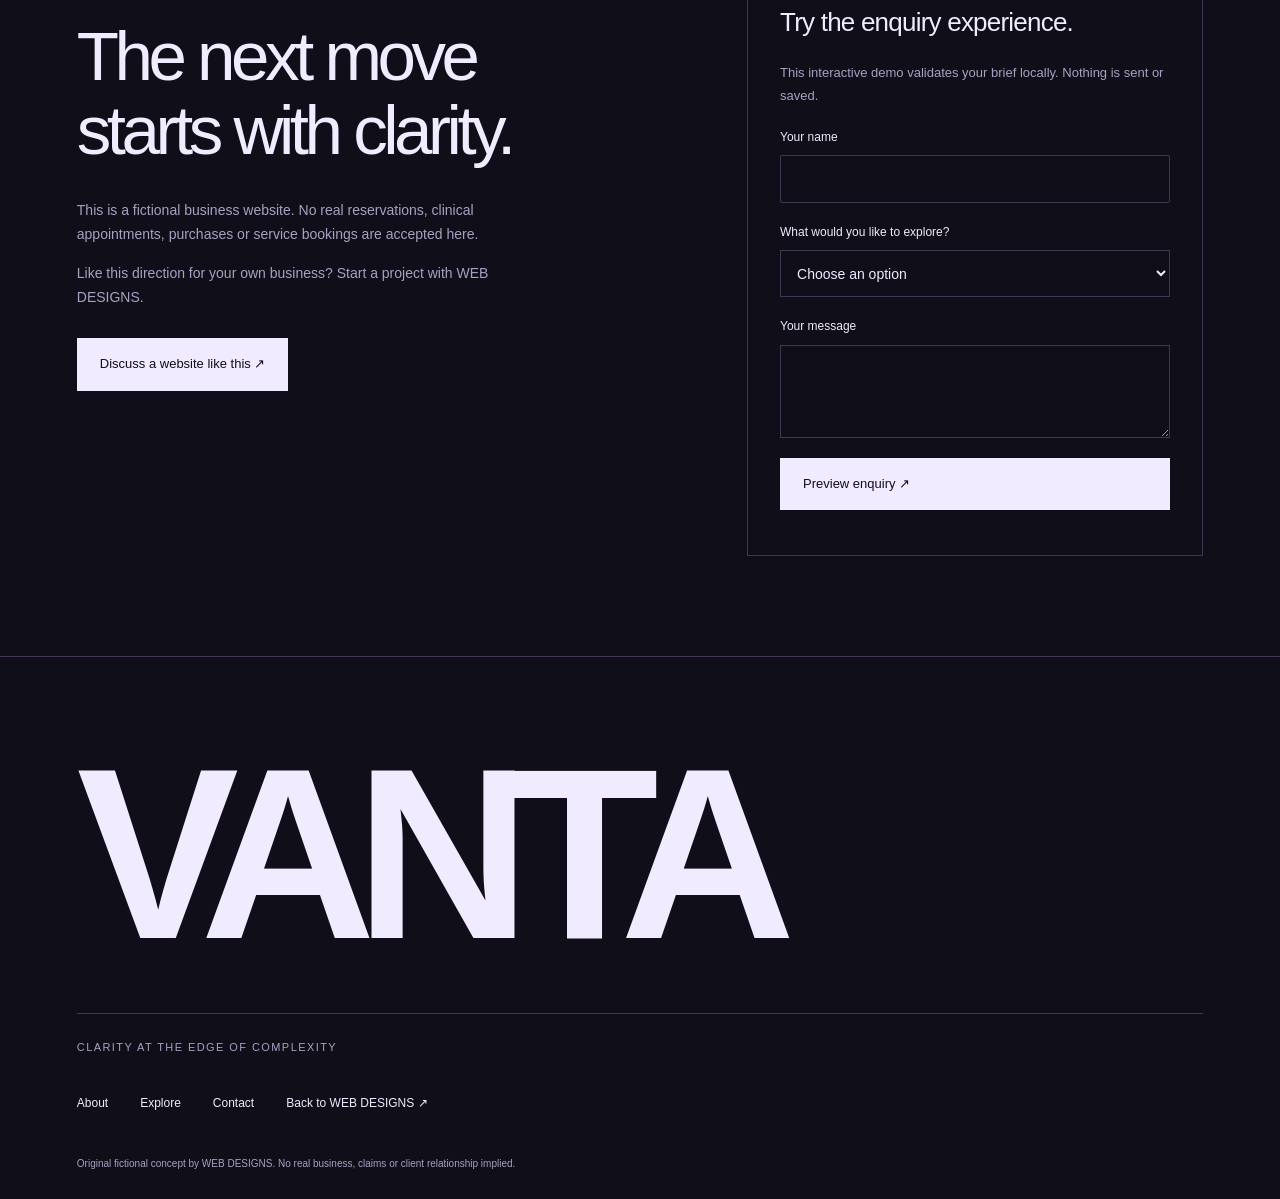
<file: work/vanta/index.html>
<!doctype html><html lang="en"><head><meta charset="utf-8"><meta name="viewport" content="width=device-width,initial-scale=1"><title>VANTA — Technology consultancy Concept | WEB DESIGNS</title><meta name="description" content="Explore VANTA, an original fictional technology consultancy website concept by WEB DESIGNS. A demonstration of custom design and development."><meta name="theme-color" content="#111210"><meta property="og:type" content="website"><meta property="og:title" content="VANTA — Technology consultancy Concept | WEB DESIGNS"><meta property="og:description" content="Explore VANTA, an original fictional technology consultancy website concept by WEB DESIGNS. A demonstration of custom design and development."><meta property="og:site_name" content="WEB DESIGNS"><meta name="twitter:card" content="summary_large_image"><meta name="robots" content="noindex,follow"><link rel="icon" href="../../assets/favicon.svg" type="image/svg+xml"><link rel="stylesheet" href="../../assets/base.css?v=45bfe9d2fe"><link rel="stylesheet" href="../../assets/concepts.css?v=c3c418ec40"><script src="../../assets/config.js?v=0edd2de676" defer></script><script src="../../assets/app.js?v=ed952c2383" defer></script></head><body class="vanta"><a class="skip" href="#main">Skip to content</a><div class="concept-banner" role="navigation" aria-label="Concept preview navigation"><a href="../../#work">← WEB DESIGNS / CONCEPT PORTFOLIO</a><span>FICTIONAL BUSINESS · DESIGN DEMONSTRATION</span></div><header class="concept-nav"><a class="concept-logo" href="#home">VANTA</a><button class="menu-toggle" aria-expanded="false" aria-controls="concept-navigation">Menu +</button><nav id="concept-navigation" aria-label="Concept navigation"><a href="#about">About</a><a href="#services">Expertise</a><a href="#collection">Collection</a><a href="#contact" class="concept-nav-cta">Let’s talk ↗</a></nav></header><main id="main"><section id="home" class="concept-hero technology-hero"><div class="tech-status"><i></i> STRATEGY / SYSTEMS / SCALE</div><div class="concept-hero-copy"><span class="concept-eyebrow">CLARITY AT THE EDGE OF COMPLEXITY</span><h1>Build what<br>comes <em>next.</em></h1><p>Technology should move your business forward. We connect ambitious thinking with systems designed to work in the real world.</p><a class="concept-button" href="#services">Explore our capabilities <span aria-hidden="true">↗</span></a></div><div class="concept-visual" data-tilt><div class="tech-art" aria-hidden="true"><div class="orbit orbit-one"></div><div class="orbit orbit-two"></div><div class="orbit orbit-three"></div><div class="tech-core">V</div><span class="tech-tag tag-a">SYSTEMS / CONNECTED</span><span class="tech-tag tag-b">IDEAS → INFRASTRUCTURE</span><div class="tech-axis"></div></div></div><div class="tech-bottom"><span>[ THINK CLEARLY. BUILD PURPOSEFULLY. ]</span><span>SCROLL TO CONNECT ↓</span></div></section><section class="concept-section concept-about" id="about"><span class="concept-eyebrow">THE APPROACH</span><h2>Complex challenges.<br>Clear thinking.</h2><div class="concept-story"><p>VANTA is a fictional technology consultancy concept. Its visual system translates connected infrastructure into a focused, accessible digital experience, without invented partnerships or performance claims.</p><a href="#contact" class="concept-text-link">Discuss a technology brief ↗</a></div></section><section class="concept-section concept-services" id="services"><span class="concept-eyebrow">WHAT WE EXPLORE</span><h2>From possibility to platform.</h2><div class="concept-service-grid"><article class="concept-service reveal"><span class="concept-service-index">01</span><h3>Technology strategy</h3><p>A practical roadmap from the systems you have to the capabilities you need.</p><a href="#contact" aria-label="Ask about Technology strategy">Explore ↗</a></article><article class="concept-service reveal"><span class="concept-service-index">02</span><h3>Digital platforms</h3><p>Thoughtful product architecture, connected workflows and purposeful interfaces.</p><a href="#contact" aria-label="Ask about Digital platforms">Explore ↗</a></article><article class="concept-service reveal"><span class="concept-service-index">03</span><h3>Systems integration</h3><p>Bringing tools and teams together with maintainability at the centre.</p><a href="#contact" aria-label="Ask about Systems integration">Explore ↗</a></article></div></section><section class="concept-section concept-collection" id="collection"><div class="collection-heading"><span class="concept-eyebrow">THE CONCEPT COLLECTION</span><h2>A closer look.</h2><p>Original design studies. Not real projects or client work.</p></div><p id="collection-status" role="status"></p><div class="collection-grid"><article class="collection-item" data-property="garden"><div class="collection-art variant-0"><div class="tech-art" aria-hidden="true"><div class="orbit orbit-one"></div><div class="orbit orbit-two"></div><div class="orbit orbit-three"></div><div class="tech-core">V</div><span class="tech-tag tag-a">SYSTEMS / CONNECTED</span><span class="tech-tag tag-b">IDEAS → INFRASTRUCTURE</span><div class="tech-axis"></div></div><span>CONCEPT STUDY 01</span></div><div class="collection-info"><h3>Connected operations</h3><button class="gallery-open" data-gallery-title="Connected operations" data-gallery-text="A practical roadmap from the systems you have to the capabilities you need.">Explore the study ↗</button></div></article><article class="collection-item" data-property="city"><div class="collection-art variant-1"><div class="tech-art" aria-hidden="true"><div class="orbit orbit-one"></div><div class="orbit orbit-two"></div><div class="orbit orbit-three"></div><div class="tech-core">V</div><span class="tech-tag tag-a">SYSTEMS / CONNECTED</span><span class="tech-tag tag-b">IDEAS → INFRASTRUCTURE</span><div class="tech-axis"></div></div><span>CONCEPT STUDY 02</span></div><div class="collection-info"><h3>Platform foundations</h3><button class="gallery-open" data-gallery-title="Platform foundations" data-gallery-text="Thoughtful product architecture, connected workflows and purposeful interfaces.">Explore the study ↗</button></div></article><article class="collection-item" data-property="coast"><div class="collection-art variant-2"><div class="tech-art" aria-hidden="true"><div class="orbit orbit-one"></div><div class="orbit orbit-two"></div><div class="orbit orbit-three"></div><div class="tech-core">V</div><span class="tech-tag tag-a">SYSTEMS / CONNECTED</span><span class="tech-tag tag-b">IDEAS → INFRASTRUCTURE</span><div class="tech-axis"></div></div><span>CONCEPT STUDY 03</span></div><div class="collection-info"><h3>Intelligent workflows</h3><button class="gallery-open" data-gallery-title="Intelligent workflows" data-gallery-text="Bringing tools and teams together with maintainability at the centre.">Explore the study ↗</button></div></article></div></section><section class="concept-section tech-terminal"><span class="concept-eyebrow">THE WORKING PRINCIPLE</span><h2>Less friction.<br>More forward.</h2><div class="terminal-window"><span>VANTA / STRATEGIC FRAMEWORK</span><p><b>01</b> Understand the context</p><p><b>02</b> Design the architecture</p><p><b>03</b> Connect the systems</p><p><b>04</b> Build for the next chapter <i>_</i></p></div></section><section class="concept-section concept-contact" id="contact"><div><span class="concept-eyebrow">THE NEXT CONVERSATION</span><h2>The next move<br>starts with clarity.</h2><p>This is a fictional business website. No real reservations, clinical appointments, purchases or service bookings are accepted here.</p><p>Like this direction for your own business? Start a project with WEB DESIGNS.</p><a class="concept-button" href="../../?concept=vanta#contact">Discuss a website like this ↗</a></div><form class="concept-demo-form"><h3>Try the enquiry experience.</h3><p>This interactive demo validates your brief locally. Nothing is sent or saved.</p><label>Your name<input name="demoName" required maxlength="100" autocomplete="off"></label><label>What would you like to explore?<select name="demoInterest" required><option value="">Choose an option</option><option>Technology strategy</option><option>Digital platforms</option><option>Systems integration</option></select></label><label>Your message<textarea name="demoMessage" required minlength="10" maxlength="1000" rows="3"></textarea></label><button class="concept-button" type="submit">Preview enquiry ↗</button><p class="demo-status" role="status"></p></form></section></main><footer class="concept-footer"><a href="#home" class="concept-footer-logo">VANTA</a><p>CLARITY AT THE EDGE OF COMPLEXITY</p><div><a href="#about">About</a><a href="#services">Explore</a><a href="#contact">Contact</a><a href="../../#work">Back to WEB DESIGNS ↗</a></div><small>Original fictional concept by WEB DESIGNS. No real business, claims or client relationship implied.</small></footer><dialog class="concept-dialog"><button class="dialog-close" aria-label="Close dialog">×</button><span class="concept-eyebrow">CONCEPT STUDY</span><h2 class="dialog-title">A closer look</h2><p class="dialog-description"></p><p class="dialog-disclaimer">A fictional design demonstration. Nothing is booked or purchased.</p><a class="concept-button" href="../../?concept=vanta#contact">Build something like this ↗</a></dialog></body></html>
</file>
<file: assets/base.css>
/* WEB DESIGNS / an independent visual system */
:root{--bg:#111210;--surface:#191b17;--ink:#f2f0e8;--muted:#aaa99f;--accent:#d8d0b9;--line:#353730;--sans:Arial,Helvetica,sans-serif;--serif:Georgia,'Times New Roman',serif;--ease:cubic-bezier(.2,.7,.2,1)}
*{box-sizing:border-box}html{scroll-behavior:smooth;scroll-padding-top:100px}body{margin:0;background:var(--bg);color:var(--ink);font-family:var(--sans);font-size:16px;line-height:1.6;-webkit-font-smoothing:antialiased}a{color:inherit;text-decoration:none}button,input,select,textarea{font:inherit}button,a,input,select,textarea,summary{-webkit-tap-highlight-color:transparent}button{cursor:pointer}button:disabled{cursor:wait}a,button{touch-action:manipulation}img{max-width:100%;display:block}h1,h2,h3,p{margin-top:0}h1,h2,h3{font-weight:500;line-height:1.04;letter-spacing:-.055em}h1{font-size:clamp(54px,6.1vw,96px)}h2{font-size:clamp(40px,4.5vw,68px)}h3{font-size:25px}em{font-family:var(--serif);font-weight:400}p{color:var(--muted);line-height:1.75}::selection{background:var(--accent);color:var(--bg)}:focus-visible{outline:3px solid #baaeff;outline-offset:5px}section[id]{scroll-margin-top:100px}[hidden]{display:none!important}.skip{position:fixed;left:20px;top:-90px;background:var(--ink);color:var(--bg);z-index:100;padding:12px 24px}.skip:focus{top:10px}.small{font-size:14px}.muted{color:var(--muted)}.eyebrow,.section-kicker{font-size:11px;letter-spacing:.13em;font-weight:500;line-height:1.6}.section-kicker{display:block;color:var(--accent);margin-bottom:28px}.section{padding:112px 5.5%;max-width:1600px;margin:auto}.section-heading{display:flex;justify-content:space-between;align-items:flex-end;gap:64px;margin-bottom:56px}.section-heading h2{margin:0}.section-heading>p{max-width:340px;margin:0}.button{display:inline-flex;align-items:center;justify-content:center;gap:28px;min-height:52px;padding:14px 22px;font-size:14px;font-weight:500;border:1px solid var(--line);border-radius:3px;transition:background .25s,transform .25s,color .25s}.button span{font-size:20px;line-height:1}.primary{background:var(--accent);color:#171813;border-color:var(--accent)}.button:hover{transform:translateY(-3px);background:#eee8d8;color:#161813}.outline{background:transparent;color:var(--ink)}.text-link{display:inline-flex;gap:24px;align-items:center;min-height:44px;font-size:14px;border-bottom:1px solid var(--line);background:none;color:inherit;padding:4px 0}.text-link:hover{border-color:currentColor}.actions{display:flex;align-items:center;gap:28px}.site-header{position:sticky;top:0;height:88px;display:flex;align-items:center;justify-content:space-between;padding:0 5.5%;background:#111210f5;border-bottom:1px solid var(--line);z-index:30;backdrop-filter:blur(12px)}.brand{display:flex;align-items:center;gap:12px;letter-spacing:-.04em;font-weight:700;font-size:17px;white-space:nowrap;min-height:44px}.logo-mark{position:relative;display:flex;align-items:center;justify-content:center;font-size:31px;font-weight:900;font-style:italic;line-height:1;width:36px}.logo-mark>span{font-size:20px;position:absolute;right:-4px;top:0}.logo-dot{font-size:9px;vertical-align:top;margin-left:4px;font-weight:400}.site-header nav{display:flex;align-items:center;gap:30px;font-size:13px}.site-header nav>a:not(.button){min-height:44px;display:flex;align-items:center}.site-header nav>a:hover{color:var(--accent)}.nav-cta{min-height:44px;padding:10px 18px;margin-left:12px}.menu-toggle{display:none;background:none;border:1px solid var(--line);border-radius:3px;color:inherit;padding:10px 14px;min-height:44px}.hero{padding:40px 5.5% 0;max-width:1600px;margin:auto;overflow:hidden}.hero-topline{display:flex;justify-content:space-between;color:var(--muted)}.status-dot{display:inline-block;width:6px;height:6px;background:#ccdbaf;border-radius:50%;margin-right:10px;box-shadow:0 0 12px #d5e9bb55}.hero-layout{display:grid;grid-template-columns:1.05fr 1fr;align-items:center;min-height:640px;gap:8px}.hero-copy{position:relative;z-index:3;padding:62px 0 50px}.hero-copy h1{margin-bottom:28px;white-space:nowrap}.hero-copy h1 em{color:var(--accent)}.hero-copy>p{font-size:17px;max-width:440px;margin-bottom:32px}.hero-detail{display:flex;align-items:center;gap:13px;margin-top:48px;font-size:12px;line-height:1.7;color:var(--muted)}.hero-detail strong{font-weight:400;color:var(--ink)}.detail-icon{font-size:30px;color:var(--accent)}.hero-stage{position:relative;height:550px;perspective:1400px;isolation:isolate;transform:rotateX(var(--tiltY,0deg)) rotateY(var(--tiltX,0deg));transition:transform .35s var(--ease);margin-left:15px}.stage-grid{position:absolute;inset:-40px -60px;opacity:.16;background-image:linear-gradient(#696c54 1px,transparent 1px),linear-gradient(90deg,#696c54 1px,transparent 1px);background-size:52px 52px;transform:perspective(500px) rotateX(56deg) rotateZ(-22deg);mask-image:radial-gradient(ellipse,black,transparent 68%)}.stage-orbit{position:absolute;width:560px;height:370px;border:1px solid #4c504533;border-radius:50%;transform:rotate(-25deg);top:90px;left:-30px}.browser{position:absolute;border:1px solid #ffffff30;overflow:hidden;border-radius:6px;box-shadow:0 40px 75px #0009;transform-style:preserve-3d;backface-visibility:hidden}.browser-chrome{height:26px;background:#242621;color:#bbbcb1;display:flex;align-items:center;padding:0 10px;gap:4px;font-size:7px;letter-spacing:.03em}.browser-chrome>i{height:4px;width:4px;border-radius:50%;background:#717467}.browser-chrome>span{flex:1;text-align:center}.browser-chrome b{font-size:10px}.browser-main{width:470px;left:6px;top:132px;transform:rotateY(-16deg) rotateX(8deg) rotateZ(-8deg);z-index:2}.browser-back{width:310px;right:5px;top:22px;transform:rotateY(-16deg) rotateX(8deg) rotateZ(9deg);z-index:1}.browser-front{width:290px;right:-15px;bottom:6px;transform:rotateY(-16deg) rotateX(8deg) rotateZ(5deg);z-index:3}.stage-label{position:absolute;bottom:12px;left:20px;font-size:8px;letter-spacing:.14em;display:flex;gap:30px;align-items:center;transform:rotate(-8deg);color:var(--accent)}.stage-label>span:last-child{font-size:22px}.hero-bottom{padding:22px 0;border-top:1px solid var(--line);display:flex;justify-content:space-between;font-size:10px;letter-spacing:.13em;color:var(--muted)}.hero-bottom span span{margin-left:20px}.intro{display:grid;grid-template-columns:1fr 3fr;border-bottom:1px solid var(--line)}.intro>.section-kicker{max-width:180px;padding-top:10px}.intro h2{font-size:clamp(36px,4.3vw,66px);line-height:1.12;letter-spacing:-.045em}.intro h2 em{color:var(--accent)}.intro-bottom{display:grid;grid-template-columns:1.2fr 1fr;gap:60px;margin-top:36px}.intro-bottom p{margin:0}.intro-points{display:flex;flex-direction:column;gap:16px;padding-top:5px;font-size:13px;color:var(--accent)}.work-section{padding-bottom:80px}.portfolio-note{display:flex;gap:14px;align-items:center;font-size:12px;border-top:1px solid var(--line);padding:18px 0 28px;color:var(--muted)}.portfolio-note p{margin:0}.portfolio-note>span{font-size:22px;color:var(--accent)}.work-grid{display:grid;grid-template-columns:1fr 1fr;gap:44px 28px}.project-card{min-width:0;display:block}.project-card:nth-child(even){margin-top:72px}.project-preview{height:360px;background:#242721;position:relative;display:flex;align-items:center;justify-content:center;overflow:hidden;border-radius:3px;isolation:isolate;transition:background .5s;perspective:900px}.project-chip{position:absolute;top:18px;left:20px;font-size:9px;letter-spacing:.14em;color:#eeeee2bb;z-index:2}.project-screen{width:84%;transform:rotateY(-7deg) rotateX(5deg) rotateZ(-3deg);box-shadow:0 20px 50px #0005;transition:transform .7s var(--ease);border:1px solid #fff2;overflow:hidden}.project-card:hover .project-screen,.project-card:focus-visible .project-screen{transform:rotateX(var(--tiltY,0deg)) rotateY(var(--tiltX,0deg)) rotateZ(0) scale(1.04)}.project-card:hover .project-preview{background:color-mix(in srgb,var(--project-accent) 22%,#181a16)}.project-meta{display:flex;align-items:center;gap:20px;padding:20px 1px}.project-meta h3{font-size:21px;letter-spacing:-.035em;margin:0}.project-meta>span{font-size:12px;color:var(--muted);margin-left:auto}.project-meta>span:last-child{font-size:23px;margin-left:0;color:var(--ink);transition:transform .4s}.project-card:hover .project-meta>span:last-child{transform:translate(3px,-3px)}.view-concept{position:absolute;right:20px;bottom:16px;font-size:11px;display:flex;gap:18px;align-items:center;padding:9px 14px;background:#e7e2d1;color:#1c1d18;border-radius:2px;transition:transform .4s}.project-north-co .project-preview{background:#303b3c}.project-noire .project-preview{background:#3d2c2d}.project-vanta .project-preview{background:#242333}.project-forge .project-preview{background:#303523}.project-lumen .project-preview{background:#344539}.project-casa-verde .project-preview{background:#353c2b}.project-atlas .project-preview{background:#3d3830}.project-solace .project-preview{background:#333a31}.project-monarch .project-preview{background:#262c34}.services-section{background:#eae7df;color:#25271f;max-width:none;padding-top:100px;padding-bottom:100px;--muted:#63675c;--line:#c6c8b9;--accent:#535943}.services-section .section-heading{max-width:1424px;margin-left:auto;margin-right:auto}.services-grid{display:grid;grid-template-columns:repeat(5,1fr);max-width:1424px;margin:auto;border-left:1px solid var(--line);border-top:1px solid var(--line)}.service{position:relative;padding:26px 22px 24px;border-right:1px solid var(--line);border-bottom:1px solid var(--line);transition:background .35s;overflow:hidden}.service:hover{background:#f6f3ea}.service-number{font-size:10px;letter-spacing:.1em;color:var(--muted)}.service-icon{display:block;font-size:36px;margin:25px 0 27px;line-height:1;transition:transform .5s;color:#484f36}.service:hover .service-icon{transform:rotate(-12deg) scale(1.15)}.service:nth-child(even) .service-icon{transform:rotate(8deg)}.service:nth-child(3n) .service-icon{color:#715641}.service h3{font-size:20px;line-height:1.2;letter-spacing:-.035em;min-height:48px}.service p{font-size:14px;min-height:100px;line-height:1.65}.service-link{font-size:11px;min-height:44px;display:flex;gap:12px;align-items:center}.process-list{border-top:1px solid var(--line)}.process-step{display:grid;grid-template-columns:.35fr 1.15fr 1fr;gap:48px;padding:42px 0;border-bottom:1px solid var(--line);position:relative}.process-step:before{content:'';position:absolute;bottom:-1px;left:0;height:1px;width:0;background:var(--accent);transition:width 1.2s var(--ease)}.process-step.is-visible:before{width:100%}.step-index{font-size:56px;color:var(--accent);font-family:var(--serif);font-style:italic;line-height:1}.process-step .eyebrow{color:var(--muted)}.process-step h3{font-size:31px;margin:14px 0 0}.process-step p{font-size:15px}.process-deliverable{font-size:9px;letter-spacing:.1em;color:var(--accent)}.transform-section{padding-top:50px}.comparison{height:430px;position:relative;overflow:hidden;border:1px solid var(--line);border-radius:3px}.comparison-before,.comparison-after{position:absolute;inset:0}.comparison-before{clip-path:inset(0 calc(100% - var(--split)) 0 0);z-index:2}.compare-modern{height:100%;background:#e3e5d3;color:#2a3526;padding:30px 38px;position:relative;overflow:hidden}.compare-modern header{display:flex;justify-content:space-between;font-size:12px;position:relative;z-index:2}.compare-modern header strong{font-size:21px;letter-spacing:-1px}.compare-modern>div:not(.garden-art){padding-top:44px;position:relative;z-index:2;max-width:650px}.compare-modern h3{font-size:clamp(36px,4vw,58px);margin:15px 0}.compare-modern p{font-size:14px;color:#4f5a48}.compare-cta{display:inline-block;background:#33472e;color:#f3f1e6;padding:10px 18px;font-size:12px}.garden-art{position:absolute;right:30px;bottom:0;width:38%;height:90%;background:linear-gradient(145deg,#b5bda2,#576547);clip-path:polygon(25% 0,100% 0,100% 100%,0 100%)}.garden-art i{position:absolute;background:#273e27;bottom:-80px;width:160px;height:340px;border-radius:50%;transform:rotate(20deg);box-shadow:inset 30px 0 #3e5733}.garden-art i:nth-child(2){left:130px;bottom:30px;transform:rotate(-20deg);background:#4a5e39}.garden-art i:nth-child(3){left:230px;bottom:-40px;background:#7d8a55}.compare-old{height:100%;background:#e2e5ec;padding:28px 35px;font-family:'Times New Roman',serif;color:#222}.compare-old h3{font-family:inherit;letter-spacing:0;background:#315994;color:white;padding:10px;font-size:26px;margin:0}.old-nav{background:#abb5d7;padding:7px;font-size:12px}.compare-old h4{margin:22px 0 8px}.compare-old p{font-family:inherit;color:#333;font-size:14px;line-height:1.4}.old-box{border:3px dashed #467649;background:#e8eddc;padding:16px;max-width:300px;font-size:13px}.compare-old>span{display:block;font-size:14px;color:#183b81;text-decoration:underline;margin-top:18px}.compare-label{position:absolute;bottom:16px;padding:6px 12px;font-size:9px;letter-spacing:.1em;background:#1c241ce8;color:#fff;z-index:4}.before-label{left:16px}.after-label{right:16px}.compare-handle{height:100%;width:2px;left:var(--split);position:absolute;background:#e9e3d0;z-index:3;pointer-events:none}.compare-handle span{position:absolute;left:50%;top:50%;transform:translate(-50%,-50%);width:42px;height:42px;background:#eae4d1;color:#24291b;border-radius:50%;display:grid;place-items:center;font-size:22px;box-shadow:0 0 0 6px #2222}.slider-label{display:flex;justify-content:space-between;font-size:13px;margin-top:24px}.comparison-range{display:block;width:100%;height:44px;accent-color:var(--accent);cursor:ew-resize}.about-section{display:grid;grid-template-columns:1fr 1fr;gap:120px;border-top:1px solid var(--line)}.about-intro>p{max-width:430px}.about-intro h2{font-size:clamp(44px,4.9vw,72px)}.advantages article{display:flex;gap:30px;border-bottom:1px solid var(--line);padding:26px 0}.advantages article:first-child{padding-top:0}.advantages article>span{color:var(--accent);font-size:12px}.advantages h3{font-size:23px;line-height:1.2;margin-bottom:12px}.advantages p{font-size:14px;margin:0}.industry-section{border-top:1px solid var(--line)}.industry-grid{display:grid;grid-template-columns:repeat(4,1fr);border-left:1px solid var(--line);border-top:1px solid var(--line)}.industry-button{padding:24px;min-height:90px;border:0;border-bottom:1px solid var(--line);border-right:1px solid var(--line);background:transparent;color:var(--ink);display:flex;text-align:left;justify-content:space-between;align-items:center;gap:20px;font-size:15px;transition:background .25s,color .25s}.industry-button:hover{background:var(--accent);color:var(--bg)}.industry-button>span:last-child{font-size:23px;transition:transform .3s}.industry-button:hover>span:last-child{transform:translate(4px,-4px)}.industry-hint{font-size:12px;margin:18px 0 0}.trust-section{background:#1b1e17;max-width:none;border-top:1px solid var(--line);border-bottom:1px solid var(--line)}.trust-section>h2{font-size:clamp(44px,5vw,76px)}.trust-lead{max-width:470px}.trust-grid{display:grid;grid-template-columns:repeat(3,1fr);gap:48px;margin-top:54px}.trust-grid article{border-top:1px solid #424638;padding-top:26px}.trust-grid article>span{font-size:10px;letter-spacing:.1em;color:var(--accent)}.trust-grid h3{font-size:26px;margin:20px 0 16px}.trust-grid p{font-size:15px}.faq-section{display:grid;grid-template-columns:1fr 1.2fr;gap:100px}.faq-list details{border-bottom:1px solid var(--line)}.faq-list details:first-child{border-top:1px solid var(--line)}.faq-list summary{list-style:none;display:flex;align-items:center;justify-content:space-between;gap:24px;cursor:pointer;padding:22px 0;font-size:16px;line-height:1.4}.faq-list summary::-webkit-details-marker{display:none}.faq-list summary span{font-size:23px;color:var(--accent);font-weight:400}.faq-list details[open] summary span{transform:rotate(45deg)}.faq-list details p{font-size:14px;max-width:530px;padding-bottom:12px}.contact-section{display:grid;grid-template-columns:1fr 1.1fr;gap:100px;border-top:1px solid var(--line)}.contact-copy h2{font-size:clamp(44px,5.3vw,80px);line-height:1.08}.contact-copy>p{max-width:380px}.contact-options{display:flex;flex-direction:column;margin:34px 0 14px;max-width:380px}.contact-option{padding:16px 0;border-bottom:1px solid var(--line);display:flex;align-items:center;justify-content:space-between;font-size:18px}.contact-option span{font-size:24px}.contact-note{display:flex;gap:20px;align-items:center;margin-top:48px}.contact-note>span{font-size:38px;color:var(--accent)}.contact-note p{font-size:12px;margin:0}.project-form{padding:32px;background:#1c1f18;border:1px solid var(--line);border-radius:4px;min-width:0}.project-form>h3{font-size:28px;margin-bottom:12px}.form-grid{display:grid;grid-template-columns:1fr 1fr;gap:20px 18px;margin-top:26px}.form-grid label{font-size:12px;display:block;line-height:1.5}.form-grid label>span{color:var(--muted)}input:not([type=checkbox]):not([type=range]),select,textarea{display:block;width:100%;border:1px solid #51574a;background:#14170f;color:var(--ink);border-radius:2px;padding:12px;margin-top:8px;min-height:47px;font-size:14px}input::placeholder,textarea::placeholder{color:#979d8e}select{padding-right:26px}textarea{resize:vertical}.full{grid-column:1/-1}.consent{display:flex;align-items:flex-start;gap:10px;font-size:12px;color:var(--muted);margin:22px 0}.consent input{width:18px;height:18px;flex-shrink:0;accent-color:var(--accent);margin:2px 0}.consent a{text-decoration:underline;color:var(--ink)}.form-submit{width:100%;justify-content:space-between;margin:4px 0 12px}.form-mode-notice{font-size:12px;line-height:1.65;background:#d9c99412;border:1px solid #83744888;padding:12px;color:#ded2b1}.form-mode-notice:empty{display:none}.download-brief{font-size:12px}#form-status{font-size:14px;margin-top:18px}#form-status.error{color:#f3b6a9}#form-status.success{color:#c9e1b7}.honeypot{position:absolute;left:-10000px;top:auto;width:1px;height:1px;overflow:hidden}.final-cta{position:relative;overflow:hidden;text-align:center;padding:112px 24px 120px;background:#1b1e18;border-top:1px solid var(--line);border-bottom:1px solid var(--line);isolation:isolate}.final-cta h2{font-size:clamp(52px,7vw,104px);margin:30px 0}.final-cta h2 em{color:var(--accent)}.final-cta .actions{justify-content:center;margin-top:30px}.final-cta .eyebrow{color:var(--muted)}.final-orbit{position:absolute;inset:0;z-index:-1;perspective:700px}.final-orbit i{position:absolute;left:50%;top:50%;width:650px;height:650px;border:1px solid #c0c8a62b;border-radius:50%;transform:translate(-50%,-50%) rotateX(65deg) rotateY(30deg)}.final-orbit i:nth-child(2){width:1000px;height:1000px;transform:translate(-50%,-50%) rotateX(60deg) rotateY(-30deg)}.final-orbit i:nth-child(3){width:1450px;height:1450px;transform:translate(-50%,-50%) rotateX(40deg) rotateY(50deg)}.footer{padding:56px 5.5% 24px}.footer-top{display:flex;justify-content:space-between;gap:32px;align-items:flex-start;padding-bottom:48px}.footer-top p{font-size:14px;margin:0}.footer-top nav{display:grid;grid-template-columns:repeat(3,auto);gap:4px 24px;font-size:12px}.footer-top nav a{min-height:44px;display:flex;align-items:center}.footer-bottom{display:flex;align-items:center;gap:24px;border-top:1px solid var(--line);padding-top:22px;font-size:10px;letter-spacing:.07em;color:var(--muted)}.footer-bottom>span:nth-child(2){margin:auto}.footer-bottom a{min-height:44px;display:flex;align-items:center}dialog{border:1px solid #555b49;border-radius:4px;background:#22271d;color:#f0ecdf;padding:46px;max-width:560px;width:calc(100% - 32px);box-shadow:0 30px 100px #0008}dialog::backdrop{background:#080a08d9;backdrop-filter:blur(5px)}dialog h2{font-size:38px;line-height:1.12;margin-top:28px}dialog p{font-size:15px}.dialog-close{position:absolute;top:10px;right:10px;display:grid;place-items:center;width:44px;height:44px;border:0;background:none;color:inherit;font-size:27px}.legal-header{padding:24px 6%;border-bottom:1px solid var(--line)}.legal-page{max-width:850px;margin:64px auto;padding:0 24px 64px}.legal-page h1{font-size:clamp(50px,6vw,80px)}.legal-page h2{font-size:28px;margin-top:44px;letter-spacing:-.03em}.legal-page p{line-height:1.8}.legal-page p a{text-decoration:underline}.legal-intro{font-size:22px}
/* Miniature websites are actual layout compositions, not stock mockups. */
.mini-site{background:#e3dfd1;color:#293125;container-type:inline-size;overflow:hidden;aspect-ratio:1.62;position:relative}.mini-nav{display:flex;align-items:center;justify-content:space-between;padding:5% 6%;font-size:2.4cqw;border-bottom:1px solid #3332;position:relative;z-index:3}.mini-nav b{font-weight:500;letter-spacing:.18em}.mini-nav>span{font-size:1.4cqw;letter-spacing:.05em}.mini-body{height:72%;position:relative;padding:6%;overflow:hidden}.mini-body h3{font-family:var(--serif);font-size:8cqw;position:relative;z-index:3;margin:0;font-weight:400;line-height:1.1;max-width:65%;letter-spacing:-.045em}.mini-body h3 em{color:inherit}.mini-foot{position:absolute;bottom:0;left:0;right:0;padding:3% 6%;font-size:1.25cqw;letter-spacing:.12em;display:flex;justify-content:space-between;border-top:1px solid #3332;z-index:4}.mini-body>div{position:absolute!important;width:65%!important;height:100%!important;right:-5%;top:0;transform:scale(.8);transform-origin:bottom right;opacity:.95}.mini-body>div span,.mini-body>div small,.mini-body>div b{display:none}.mini-aurora{background:#dedccf}.mini-aurora .mini-body>div{right:0;top:6%}.mini-north-co{background:#e9e4da;color:#303d3d}.mini-north-co .mini-body h3{font-style:italic;font-size:9cqw}.mini-north-co .arch-block{background:#e5d2ae}.mini-noire{background:#e7d4ce;color:#593c36}.mini-noire .mini-body{padding:8% 6%}.mini-noire .mini-body h3{font-size:8.2cqw}.mini-noire .mini-body>div{width:53%!important;transform:scale(.67);right:0;transform-origin:right bottom}.mini-vanta{background:#151322;color:#f1edff}.mini-vanta .mini-body h3{font-family:Arial,sans-serif;font-weight:600;font-size:9cqw;max-width:90%;position:relative;z-index:3}.mini-vanta .mini-nav,.mini-vanta .mini-foot{border-color:#fff2}.mini-forge{background:#dcf278;color:#172119}.mini-forge .mini-body h3{font-family:Impact,'Arial Narrow',sans-serif;font-style:normal;font-size:12cqw;line-height:.9;max-width:65%}.mini-forge em{font-family:inherit;font-style:normal}.mini-forge .mini-body>div{opacity:.6;transform:scale(.5)}.mini-lumen{background:#edf0df;color:#3c594c}.mini-lumen .mini-nav b{font-size:5cqw;letter-spacing:-.05em;font-family:Georgia,serif}.mini-lumen .mini-body>div{transform:scale(.55)}.mini-casa-verde{background:#283e2b;color:#e9dfbd}.mini-casa-verde .mini-body h3{font-size:8cqw}.mini-casa-verde .mini-nav,.mini-casa-verde .mini-foot{border-color:#ddd3}.mini-casa-verde .mini-body>div{transform:scale(.58)}.mini-atlas{background:#e5e2d6;color:#272c25}.mini-atlas .mini-body h3{font-family:Arial,sans-serif;font-weight:700;font-size:9cqw;line-height:.95}.mini-atlas .mini-body h3 em{font-family:inherit;font-style:normal;color:#99522b}.mini-solace{background:#c7ccb0;color:#2b3b32}.mini-solace .mini-body h3{font-size:8.5cqw;font-weight:400}.mini-solace .mini-body>div{transform:scale(1.1);width:100%!important;opacity:.75;z-index:0}.mini-monarch{background:#13171c;color:#d6e0ea}.mini-monarch .mini-body h3{font-family:Arial,sans-serif;font-size:8cqw;font-weight:600;line-height:.97;max-width:85%}.mini-monarch .mini-body h3 em{font-family:inherit;font-style:normal;color:#8eabc5}.mini-monarch .mini-nav,.mini-monarch .mini-foot{border-color:#fff2}.mini-monarch .mini-body>div{transform:scale(.7);opacity:.8}
/* CSS-native sculptures: light, form, surface. No render-loop dependency. */
.architecture-art{position:relative;width:100%;height:100%;perspective:900px;isolation:isolate;overflow:hidden}.arch-ground{position:absolute;inset:25% -10% -50%;background:linear-gradient(140deg,#b2b4a1,#d7d9c4 50%,#929981);transform:rotateX(60deg) rotateZ(-25deg);box-shadow:0 -1px #e7e5cd}.arch-block{position:absolute;background:linear-gradient(115deg,#e1dfcd,#aaad98);display:flex;gap:4%;padding:8% 4% 2%;box-shadow:20px 32px 22px #20271745;transform:skewY(-8deg)}.arch-block:before{content:'';position:absolute;left:0;right:0;top:-18%;height:18%;background:#edead9;transform:skewX(48deg);transform-origin:bottom}.arch-block:after{content:'';position:absolute;left:100%;top:0;bottom:0;width:20%;background:#858d77;transform:skewY(41deg);transform-origin:left}.arch-block i{display:block;flex:1;background:linear-gradient(110deg,#273c36,#3d4f40);border-top:2px solid #646e5b;box-shadow:inset 2px 0 #b7bca2}.block-one{width:59%;height:37%;left:19%;top:27%;z-index:2}.block-two{width:49%;height:30%;left:10%;top:56%;z-index:3;background:linear-gradient(115deg,#c3c6af,#949c86)}.arch-step{position:absolute;left:10%;top:86%;width:57%;height:5%;background:#d6d8c3;transform:skewY(-8deg);z-index:3;box-shadow:0 8px #b4bba2,0 16px #99a189}.arch-sun{position:absolute;right:10%;top:5%;width:15%;aspect-ratio:1;border:1px solid #e7ebd77a;border-radius:50%}.dimension{position:absolute;bottom:4%;left:6%;font:10px monospace;letter-spacing:.12em;z-index:5;color:#38483a}.bottle-art{position:relative;height:100%;width:100%;isolation:isolate}.bottle{width:29%;height:57%;position:absolute;left:44%;top:30%;background:linear-gradient(90deg,#9c5844,#c59078 14%,#dfb499 39%,#b67c62 80%,#714532);border-radius:14% 14% 9% 9%;box-shadow:15px 24px 20px #59322244;transform:rotate(9deg);display:flex;align-items:center;flex-direction:column;justify-content:center;color:#351d16}.bottle:before{content:'';position:absolute;bottom:99%;width:58%;height:24%;background:linear-gradient(90deg,#362721,#786453 40%,#b09b83 65%,#4f3e30);border-radius:3px 3px 0 0;border-top:1px solid #e8d6bb;box-shadow:inset -4px 0 6px #1007}.bottle>span{font-family:Georgia,serif;font-size:clamp(18px,2.7vw,46px);letter-spacing:.08em}.bottle>small{font-size:8px;text-align:center;margin-top:20px;line-height:1.8;letter-spacing:.1em}.bottle>b{font:8px monospace;position:absolute;bottom:10%}.bottle-back{left:17%;top:28%;height:50%;width:26%;transform:rotate(-12deg);filter:brightness(.82)}.bottle-shadow{position:absolute;width:78%;height:10%;bottom:8%;left:10%;background:#59352922;border-radius:50%;filter:blur(12px);transform:rotate(-8deg)}.bottle-caption{position:absolute;bottom:0;left:5%;font:italic 17px Georgia,serif;color:#69493d}.tech-art{position:relative;width:100%;height:100%;perspective:1000px;isolation:isolate}.orbit{position:absolute;width:67%;height:67%;top:14%;left:16%;border:1px solid #a898ed;border-radius:50%;box-shadow:inset 0 0 20px #7664c81c,0 0 20px #7664c81c;transform-style:preserve-3d}.orbit-one{transform:rotateX(65deg) rotateY(-20deg) rotateZ(30deg)}.orbit-two{transform:rotateX(20deg) rotateY(65deg) rotateZ(30deg);border-width:2px}.orbit-three{transform:rotateX(40deg) rotateY(-45deg) rotateZ(-40deg);border-color:#645493}.tech-core{position:absolute;top:31%;left:33%;width:34%;height:34%;display:grid;place-items:center;background:linear-gradient(135deg,#b8a9ff,#615386 48%,#181625 90%);border:1px solid #d8cfff88;box-shadow:10px 10px 30px #0007,inset 1px 1px 10px #ebdfff22;transform:rotateX(15deg) rotateY(-30deg) rotateZ(30deg);font-size:70px;color:#e5ddff;font-weight:500;line-height:1;letter-spacing:-.07em;border-radius:16px}.tech-tag{position:absolute;font:9px monospace;letter-spacing:.1em;padding:8px 12px;border:1px solid #a898ed55;background:#141020;color:#c6bbed}.tag-a{top:10%;right:0}.tag-b{bottom:14%;left:0}.tech-axis{position:absolute;inset:6%;border-left:1px dashed #afa5d52c;border-bottom:1px dashed #afa5d52c;transform:rotate(-10deg)}.forge-art{height:100%;width:100%;position:relative;background:repeating-linear-gradient(135deg,transparent,transparent 47px,#b0c06b44 48px,transparent 49px);overflow:hidden}.forge-word{font-family:Impact,'Arial Narrow',sans-serif;font-size:clamp(65px,10vw,160px);line-height:.86;letter-spacing:-.015em;position:absolute;left:6%;top:8%;color:#d8ef78}.forge-weight{position:absolute;right:20%;top:15%;width:27%;height:73%;transform:rotate(30deg);background:linear-gradient(90deg,#111914,#4a5041 40%,#171c17 70%);border-radius:25%;box-shadow:20px 10px 40px #0005;z-index:2}.forge-weight i{position:absolute;width:170%;height:14%;background:linear-gradient(90deg,#171b14,#626953 45%,#20271a);border-radius:10%;left:-35%;top:10%;box-shadow:0 3px #090d0988,0 -1px #8e947c}.forge-weight i:nth-child(2){top:auto;bottom:10%}.forge-weight i:nth-child(3){top:30%;width:24%;left:38%;height:40%;background:repeating-linear-gradient(0deg,#888d77,#353c2c 2px,#656e51 3px);border-radius:0}.forge-art>small{position:absolute;bottom:5%;left:6%;font:10px monospace;letter-spacing:.14em;color:#e4ebcb}.lumen-art{position:relative;width:100%;height:100%;isolation:isolate}.enamel{position:absolute;width:30%;height:61%;top:16%;left:20%;border-radius:48% 48% 40% 40%;transform:rotate(-18deg);background:linear-gradient(100deg,#aaba9d,#f3f5de 38%,#dce7c9 65%,#b4c5a0);box-shadow:15px 25px 24px #71856340,inset 3px 4px 4px #ffffea}.e2{left:45%;top:31%;height:49%;width:27%;transform:rotate(22deg);z-index:3}.e3{left:58%;top:12%;height:31%;width:19%;transform:rotate(34deg);z-index:1;opacity:.9}.lumen-ring{position:absolute;width:80%;height:80%;left:10%;top:10%;border:1px solid #91a57d;border-radius:50%;transform:rotateX(52deg) rotateY(-20deg);z-index:-1}.lumen-art>span{position:absolute;bottom:1%;left:20%;font:10px Arial,sans-serif;letter-spacing:.15em;color:#4d6349}.plate-art{position:relative;width:100%;height:100%;transform:rotate(-10deg)}.plate{position:absolute;top:12%;left:8%;width:76%;aspect-ratio:1;border-radius:50%;background:radial-gradient(circle,#dbd4b4 40%,#b9b39c 43%,#ded6b9 48%,#f5eacd 68%,#d0c4a2 70%);box-shadow:20px 25px 40px #07190c66,inset 1px 1px 3px #fff}.dish{position:absolute;inset:30%;background:#91663d;border-radius:50%;box-shadow:0 0 0 9px #989c52,inset 0 0 12px #55321c}.dish i{position:absolute;height:70%;width:24%;border-radius:100% 0 100% 0;background:linear-gradient(45deg,#273f21,#638044);left:40%;top:4%;transform:rotate(20deg);transform-origin:bottom}.dish i:nth-child(2){transform:rotate(100deg)}.dish i:nth-child(3){transform:rotate(180deg)}.dish i:nth-child(4){transform:rotate(260deg)}.dish i:nth-child(5){background:#d0a94d;transform:rotate(-30deg) scale(.45)}.cutlery{position:absolute;left:90%;top:20%;height:60%;width:2%;background:linear-gradient(90deg,#817458,#e9d8ac,#897859);border-radius:5px}.plate-art>span{position:absolute;bottom:0;left:20%;color:#e4d9b7;font:10px monospace;letter-spacing:.1em}.solace-art{position:relative;width:100%;height:100%;overflow:hidden;background:#b6bea0;isolation:isolate}.solace-sun{position:absolute;width:23%;aspect-ratio:1;top:9%;right:20%;border-radius:50%;background:#eadcc0;box-shadow:0 0 70px #e8dabe44}.hill{position:absolute;width:125%;height:60%;border-radius:50%;background:#798966;left:-50%;top:37%;transform:rotate(18deg);box-shadow:inset -15px 10px 50px #64795730}.hill2{background:#536d55;left:5%;top:50%;transform:rotate(-14deg);height:70%;z-index:2}.hill3{background:#324f40;left:-35%;top:69%;z-index:3}.water{position:absolute;left:0;right:0;bottom:0;height:22%;background:repeating-linear-gradient(0deg,#8b9e91,#8b9e91 8px,#b2ba9e99 9px,#8b9e91 10px);z-index:4;opacity:.8}.solace-art>span{position:absolute;left:5%;bottom:4%;font:10px monospace;letter-spacing:.1em;color:#f2f1dd;z-index:5}.monarch-art{position:relative;width:100%;height:100%;overflow:hidden;background:#10151b;isolation:isolate}.car-body{position:absolute;width:86%;height:65%;left:7%;top:26%;border-radius:46% 46% 20% 20%;background:linear-gradient(175deg,#171d24,#4b5d6d 18%,#171f29 21%,#070b10 40%,#1c2834 75%,#05080d);box-shadow:0 -1px 2px #9aaec6,0 35px 50px #000}.car-body:before{content:'';position:absolute;width:58%;height:35%;left:21%;top:-18%;border-radius:60% 60% 10% 10%;background:linear-gradient(#3a4652,#0b1118 30%);border-top:1px solid #8895a5;transform:perspective(200px) rotateX(30deg)}.car-light{position:absolute;height:2%;width:25%;top:51%;z-index:2;background:#e0eeff;border-radius:40%;box-shadow:0 0 10px #c0deff,0 0 28px #6b9fccaa}.car-light.left{left:12%;transform:rotate(7deg)}.car-light.right{right:12%;transform:rotate(-7deg)}.car-grille{position:absolute;left:35%;top:59%;width:30%;height:19%;background:repeating-linear-gradient(90deg,#11171b,#11171b 5px,#465565 6px,#11171b 8px);border:2px solid #607084;border-radius:10% 10% 40% 40%;z-index:3}.light-line{position:absolute;top:10%;left:-10%;width:120%;height:1px;background:#b6cde577;transform:rotate(-20deg);box-shadow:0 3px 20px #8bbcff44}.monarch-art>span{position:absolute;bottom:2%;left:5%;color:#a8bace;font:10px monospace;letter-spacing:.15em}
@media(prefers-reduced-motion:no-preference){@view-transition{navigation:auto}::view-transition-old(root),::view-transition-new(root){animation-duration:.22s}.reveal.is-visible{animation:reveal-in .8s var(--ease) both}@keyframes reveal-in{from{opacity:.4;transform:translateY(24px)}to{opacity:1;transform:translateY(0)}}.hero-stage .browser-main{animation:float-main 9s ease-in-out infinite}.hero-stage .browser-back{animation:float-back 11s ease-in-out infinite}.hero-stage .browser-front{animation:float-front 10s ease-in-out infinite}@keyframes float-main{50%{transform:translateY(-10px) rotateY(-16deg) rotateX(8deg) rotateZ(-7deg)}}@keyframes float-back{50%{transform:translateY(10px) rotateY(-16deg) rotateX(8deg) rotateZ(11deg)}}@keyframes float-front{50%{transform:translateY(-9px) rotateY(-16deg) rotateX(8deg) rotateZ(3deg)}}}
@media(min-width:1600px){.services-section,.trust-section{padding-left:max(5.5%,calc((100vw - 1424px)/2));padding-right:max(5.5%,calc((100vw - 1424px)/2))}}
@media(max-width:1150px){.site-header nav{gap:18px}.hero-layout{min-height:620px}.hero-stage{transform:scale(.82);transform-origin:left center;margin-left:0;width:500px}.hero-copy h1{font-size:6.3vw}.hero-copy>p{font-size:15px}.hero-copy .actions{gap:18px}.hero-copy .button{padding:13px 16px;gap:16px}.services-grid{grid-template-columns:repeat(3,1fr)}.service:last-child{grid-column:span 3}.service:last-child p{min-height:0}.about-section,.contact-section,.faq-section{gap:55px}.project-preview{height:300px}.section-heading{gap:32px}}
@media(max-width:900px){.site-header{height:76px}.site-header nav{gap:12px}.site-header nav>a:not(.button){font-size:11px}.nav-cta{margin:0;font-size:11px;padding:10px 12px;gap:12px}.brand{font-size:14px}.hero{padding-top:30px}.hero-layout{grid-template-columns:1fr;min-height:auto}.hero-copy{padding:64px 0 30px}.hero-copy h1{font-size:clamp(62px,9vw,85px)}.hero-copy>p{font-size:17px}.hero-detail{margin-top:30px}.hero-stage{margin:0 auto;width:600px;transform:scale(.95);transform-origin:center;height:550px}.browser-main{left:35px}.browser-back{right:30px}.browser-front{right:20px}.hero-bottom{margin-top:10px}.section{padding:80px 5.5%}.intro{grid-template-columns:1fr}.intro>.section-kicker{max-width:none}.intro-bottom{gap:35px}.section-heading{align-items:flex-start}.section-heading>p{max-width:285px;font-size:14px}.project-preview{height:265px}.project-card:nth-child(even){margin-top:45px}.project-meta{gap:10px}.project-meta h3{font-size:17px}.project-meta>span{font-size:10px}.project-meta>span:last-child{font-size:18px}.process-step{gap:24px;grid-template-columns:.25fr 1fr 1fr}.process-step h3{font-size:24px}.about-section{gap:40px}.advantages article{gap:16px}.advantages h3{font-size:20px}.industry-grid{grid-template-columns:repeat(3,1fr)}.trust-grid{gap:28px}.trust-grid h3{font-size:23px}.faq-section{gap:40px;grid-template-columns:1fr 1.2fr}.faq-section h2{font-size:40px}.contact-section{grid-template-columns:1fr}.contact-copy h2 br:nth-child(2){display:none}.contact-copy>p{max-width:550px}.contact-options{max-width:none;flex-direction:row;gap:32px}.contact-option{flex:1}.contact-note{display:none}.footer-top{flex-wrap:wrap}.footer-top nav{margin-left:auto}.hero-location{font-size:9px}}
@media(max-width:650px){html{scroll-padding-top:80px}section[id]{scroll-margin-top:80px}.site-header{padding:0 20px;height:72px}.brand{font-size:15px}.menu-toggle{display:inline-flex;align-items:center;gap:14px;font-size:12px}.site-header nav{display:none;position:absolute;top:71px;left:0;right:0;background:#171914;border-bottom:1px solid var(--line);padding:16px 24px 24px;flex-direction:column;align-items:stretch;gap:0}.site-header nav.is-open{display:flex;animation:reveal-in .25s var(--ease)}.site-header nav>a:not(.button){font-size:20px;min-height:54px;border-bottom:1px solid var(--line)}.site-header .nav-cta{font-size:15px;margin-top:16px;min-height:50px;background:var(--accent);color:var(--bg)}.hero{padding:26px 20px 0}.hero-topline .eyebrow{font-size:9px}.hero-location{display:none}.hero-copy{padding-top:44px;padding-bottom:0}.hero-copy h1{font-size:clamp(45px,10.8vw,69px);line-height:1.09;letter-spacing:-.06em;white-space:normal;margin-bottom:24px}.hero-copy>p{font-size:15px;line-height:1.8;margin-bottom:26px}.desktop-only{display:none}.actions{gap:18px;flex-wrap:wrap}.hero-copy .button{font-size:12px;padding:13px 16px;min-height:50px}.hero-copy .text-link{font-size:12px;gap:12px}.hero-detail{font-size:11px;margin-top:25px}.hero-stage{width:520px;height:430px;margin:0 0 -70px;transform:scale(.67);transform-origin:14% 5%;left:-10px}.browser-main{width:450px;left:0;top:94px}.browser-back{width:290px;top:10px;right:5px}.browser-front{width:260px;bottom:-40px;right:-10px}.stage-label{bottom:-28px;left:10px}.stage-orbit{width:500px}.hero-bottom{font-size:8px;letter-spacing:.05em;gap:12px;margin-top:0;padding:18px 0}.hero-bottom>span:last-child{white-space:nowrap}.hero-bottom span span{margin-left:5px}.section{padding:64px 20px}.section-kicker{font-size:9px;margin-bottom:24px}.section h2{font-size:40px;line-height:1.1}.intro h2{font-size:36px}.intro-bottom{grid-template-columns:1fr;gap:24px}.intro-bottom>p{font-size:15px}.intro-points{font-size:12px;gap:10px}.section-heading{display:block;margin-bottom:32px}.section-heading>p{max-width:none;margin-top:24px;font-size:15px}.portfolio-note{font-size:11px;align-items:flex-start;padding-bottom:24px}.portfolio-note>span{line-height:1.4}.work-grid{grid-template-columns:1fr;gap:26px}.project-card:nth-child(even){margin-top:0}.project-preview{height:300px}.project-meta h3{font-size:20px}.project-meta>span{font-size:12px}.project-meta{padding:16px 0}.services-grid{grid-template-columns:1fr 1fr}.service{padding:20px 16px}.service:last-child{grid-column:auto}.service h3{font-size:18px;min-height:44px}.service p{font-size:12px;min-height:100px}.service:last-child p{min-height:100px}.service-icon{font-size:32px;margin:22px 0}.service-link{font-size:10px;gap:6px}.process-step{grid-template-columns:46px 1fr;gap:18px;padding:30px 0}.step-index{font-size:40px;grid-row:span 2}.process-step>div:last-child{grid-column:2}.process-step h3{font-size:26px;margin-top:10px}.process-step p{font-size:14px}.process-deliverable{font-size:8px}.process-step .eyebrow{font-size:9px}.comparison{height:410px}.compare-modern{padding:20px}.compare-modern header{gap:16px}.compare-modern header strong{font-size:16px}.compare-modern header>span{font-size:7px;max-width:90px}.compare-modern>div:not(.garden-art){padding-top:46px}.compare-modern h3{font-size:35px}.compare-modern p{font-size:12px;max-width:190px}.compare-modern .eyebrow{font-size:9px}.compare-cta{font-size:10px;padding:10px 12px}.garden-art{opacity:.4;width:42%;right:0}.compare-old{padding:20px}.compare-old h3{font-size:20px}.old-nav{font-size:9px}.old-box{font-size:11px;max-width:220px}.slider-label{font-size:12px}.about-section,.faq-section{grid-template-columns:1fr;gap:38px}.advantages h3{font-size:23px}.industry-grid{grid-template-columns:1fr 1fr}.industry-button{padding:16px;font-size:13px;gap:10px;min-height:80px}.industry-hint{font-size:11px}.trust-grid{grid-template-columns:1fr;gap:28px;margin-top:32px}.trust-grid h3{font-size:26px}.trust-grid article>span{font-size:9px}.faq-list summary{font-size:15px}.contact-section{gap:32px}.contact-copy h2{font-size:48px}.contact-copy h2 br:nth-child(2){display:block}.contact-options{flex-direction:column;gap:0;margin-top:24px}.contact-option{font-size:16px;padding:12px 0}.project-form{padding:24px 18px}.project-form>h3{font-size:25px}.form-grid{grid-template-columns:1fr}.form-grid label{font-size:12px}.consent{font-size:11px}.final-cta{padding:72px 20px}.final-cta h2{font-size:49px}.final-cta>p{font-size:14px}.final-cta .eyebrow{font-size:9px}.final-cta .actions{gap:12px}.final-cta .button{font-size:12px;padding:13px 17px}.footer{padding:40px 20px 24px}.footer-top{display:grid;grid-template-columns:1fr;gap:24px;padding-bottom:28px}.footer-top nav{margin:0;grid-template-columns:repeat(3,1fr)}.footer-top p{font-size:13px}.footer-bottom{flex-wrap:wrap;justify-content:space-between;font-size:9px;gap:4px 20px}.footer-bottom>span:nth-child(2){display:none}.footer-bottom>span:first-child{width:100%;margin-bottom:8px}dialog{padding:40px 24px}dialog h2{font-size:32px}.legal-page{margin-top:44px}.legal-page h1{font-size:48px}}
@media(max-width:370px){.hero-stage{transform:scale(.59);margin-bottom:-105px}.hero-copy .actions{gap:10px}.hero-copy h1{font-size:43px}.project-preview{height:255px}.project-meta>span{font-size:10px}.section h2{font-size:35px}.hero-bottom{font-size:7px}}
@media(prefers-reduced-motion:reduce){html{scroll-behavior:auto}*,*:before,*:after{animation:none!important;transition:none!important;scroll-behavior:auto!important}.hero-stage{--tiltX:0deg!important;--tiltY:0deg!important}.reveal{opacity:1!important;transform:none!important}}
@media(pointer:coarse){.browser{animation:none!important}.project-screen{transform:rotateZ(-2deg)}.hero-stage{--tiltX:0deg!important;--tiltY:0deg!important}}

.hero-copy{min-width:0;max-width:100%}.hero-layout{grid-template-columns:minmax(0,1.05fr) minmax(0,1fr)}@media(max-width:900px){.hero-layout{grid-template-columns:minmax(0,1fr)}}
.logo-mark > span {
  color: #7A1F2B !important;
}
/* WEB DESIGNS — integrated W + diagonal arrow */
.logo-mark {
  position: relative;
  color: #7A1F2B !important;
}

/* =========================================
   WEB DESIGNS — WD MONOGRAM
   ========================================= */

.logo-mark {
  position: relative !important;
  display: inline-flex !important;
  align-items: center !important;
  justify-content: center !important;

  width: 42px !important;
  height: 42px !important;

  background: #E8E1D2 !important;
  overflow: hidden !important;

  font-family: Arial, Helvetica, sans-serif !important;
  font-weight: 900 !important;
  line-height: 1 !important;
}

/* Cherry-red W */
.logo-mark .logo-w {
  position: relative !important;
  z-index: 2 !important;

  color: #B5122B !important;

  font-size: 31px !important;
  font-weight: 950 !important;
  letter-spacing: -6px !important;

  transform: skewX(-8deg) scaleX(0.95) !important;
}

/* White D — physically overlaps the W */
.logo-mark .logo-d {
  position: relative !important;
  z-index: 1 !important;

  color: #FFFFFF !important;

  font-size: 29px !important;
  font-weight: 900 !important;
  letter-spacing: -5px !important;

  margin-left: -9px !important;

  transform: skewX(-8deg) scaleX(0.95) !important;
}
</file>
<file: assets/concepts.css>
/* Independent layouts for ten original fictional businesses. */
body:not(.agency){--c-bg:#e5e3d8;--c-ink:#29342a;--c-muted:#596252;--c-accent:#384932;--c-line:#aab19c;background:var(--c-bg);color:var(--c-ink)}body:not(.agency) p{color:var(--c-muted)}.concept-banner{background:#12140f;color:#d9dccd;display:flex;align-items:center;justify-content:space-between;padding:5px 4%;font:9px/1.5 Arial,sans-serif;letter-spacing:.11em;position:relative;z-index:31}.concept-banner a{min-height:30px;display:flex;align-items:center}.concept-nav{padding:0 5%;height:91px;display:flex;align-items:center;justify-content:space-between;gap:30px;border-bottom:1px solid var(--c-line);position:sticky;top:0;z-index:30;background:var(--c-bg)}.concept-logo{font-size:24px;letter-spacing:.17em;font-weight:500;min-height:44px;display:flex;align-items:center}.concept-nav nav{display:flex;align-items:center;gap:32px;font-size:12px}.concept-nav nav a{display:flex;min-height:44px;align-items:center}.concept-nav-cta{border-bottom:1px solid var(--c-ink)}.concept-nav .menu-toggle{color:var(--c-ink);border-color:var(--c-line)}.concept-eyebrow{display:block;font-size:10px;letter-spacing:.17em;margin-bottom:28px;font-weight:500}.concept-hero{position:relative;isolation:isolate;overflow:hidden;min-height:680px}.concept-hero h1{font-size:clamp(70px,7.8vw,122px);line-height:.99;font-family:var(--serif);font-weight:400;letter-spacing:-.055em;margin:0 0 28px}.concept-hero h1 em{color:inherit}.concept-hero p{max-width:370px;font-size:16px;margin-bottom:30px}.concept-hero-copy{position:relative;z-index:3}.concept-button{display:inline-flex;align-items:center;justify-content:space-between;gap:32px;padding:15px 22px;min-height:52px;border:1px solid var(--c-ink);color:var(--c-bg);background:var(--c-ink);font-size:13px;transition:background .3s,transform .3s}.concept-button:hover{transform:translateY(-3px);background:var(--c-accent)}.concept-button>span{font-size:19px}.concept-visual{position:relative;transform:rotateX(var(--tiltY,0deg)) rotateY(var(--tiltX,0deg));transition:transform .4s}.concept-section{padding:100px 6%;border-bottom:1px solid var(--c-line)}.concept-section h2{font-family:var(--serif);font-size:clamp(42px,4.8vw,72px);font-weight:400;letter-spacing:-.04em;line-height:1.07}.concept-about{display:grid;grid-template-columns:.6fr 1.3fr 1fr;gap:50px;align-items:start}.concept-about .concept-eyebrow{margin-top:10px}.concept-about h2{font-size:clamp(36px,3.7vw,58px);margin:0}.concept-story p{font-size:15px}.concept-text-link{font-size:13px;border-bottom:1px solid var(--c-ink);display:inline-flex;align-items:center;min-height:44px}.concept-service-grid{display:grid;grid-template-columns:repeat(3,1fr);gap:48px;margin-top:54px}.concept-service{border-top:1px solid var(--c-line);padding-top:24px}.concept-service-index{font:12px monospace;display:block;margin-bottom:42px}.concept-service h3{font-size:28px;letter-spacing:-.04em;line-height:1.15}.concept-service p{font-size:15px;max-width:340px}.concept-service a{display:inline-flex;align-items:center;font-size:12px;min-height:44px;border-bottom:1px solid var(--c-line)}.collection-heading{display:grid;grid-template-columns:.7fr 1.1fr 1fr;gap:40px;align-items:start;margin-bottom:42px}.collection-heading h2{margin:0}.collection-heading>p{font-size:14px;max-width:350px}.collection-grid{display:grid;grid-template-columns:repeat(3,1fr);gap:24px}.collection-art{height:360px;position:relative;overflow:hidden;background:color-mix(in srgb,var(--c-bg),var(--c-ink) 8%)}.collection-art>div{height:95%;width:100%;position:absolute;top:0;left:0}.collection-art>span{position:absolute;left:20px;bottom:18px;font:9px monospace;letter-spacing:.1em;z-index:6;background:var(--c-bg);padding:5px 8px}.collection-art .dimension,.collection-art .bottle-caption,.collection-art .plate-art>span,.collection-art .lumen-art>span,.collection-art .solace-art>span,.collection-art .monarch-art>span,.collection-art .forge-art>small{display:none}.variant-1>div{transform:scale(1.12) rotate(-4deg);filter:brightness(.85)}.variant-2>div{transform:scale(.88) rotate(6deg);filter:saturate(.65)}.collection-info{padding:22px 0}.collection-info h3{font-size:22px;letter-spacing:-.025em;margin-bottom:12px}.collection-info button{background:transparent;border:0;border-bottom:1px solid var(--c-line);padding:6px 0;color:inherit;font-size:12px;min-height:44px;display:inline-flex;align-items:center}.collection-item{transition:transform .4s;min-width:0}.collection-item:hover{transform:translateY(-6px)}.concept-contact{display:grid;grid-template-columns:1.25fr 1fr;gap:100px}.concept-contact h2{font-size:clamp(50px,5.4vw,85px);margin-bottom:30px}.concept-contact>div>p{max-width:450px;font-size:14px}.concept-contact>div>.concept-button{margin-top:14px}.concept-demo-form{padding:32px;border:1px solid var(--c-line);min-width:0}.concept-demo-form h3{font-size:26px;letter-spacing:-.03em}.concept-demo-form>p{font-size:13px}.concept-demo-form label{display:block;font-size:12px;margin:20px 0}.concept-demo-form input,.concept-demo-form textarea,.concept-demo-form select{background:var(--c-bg);color:var(--c-ink);border-color:var(--c-line);border-radius:0}.concept-demo-form .concept-button{width:100%}.concept-footer{padding:64px 6% 24px;overflow:hidden}.concept-footer-logo{font-size:clamp(64px,12vw,186px);letter-spacing:-.03em;line-height:1.1;display:block;border-bottom:1px solid var(--c-line);padding-bottom:24px;margin-bottom:24px}.concept-footer>p{font-size:11px;letter-spacing:.13em}.concept-footer>div{display:flex;gap:32px;font-size:12px;margin:24px 0}.concept-footer>div a{min-height:44px;display:flex;align-items:center}.concept-footer small{font-size:10px;color:var(--c-muted)}.concept-dialog{background:var(--c-bg);color:var(--c-ink);border-color:var(--c-line)}.concept-dialog .dialog-disclaimer{font-size:12px;border-top:1px solid var(--c-line);padding-top:18px}.concept-dialog h2{font-family:var(--serif);font-size:40px;letter-spacing:-.03em}.concept-dialog a{margin-top:15px}
/* AURORA: architectural editorial */
.aurora{--c-bg:#e4e2d6!important;--c-ink:#303b30!important;--c-muted:#555e4c!important;--c-accent:#586546!important}.aurora .concept-logo{letter-spacing:.29em}.architecture-hero{padding:70px 6% 64px;display:grid;grid-template-columns:1.08fr 1fr;align-items:center;min-height:735px}.architecture-hero .concept-hero-copy{padding-bottom:26px}.architecture-hero .concept-eyebrow{margin-bottom:38px}.architecture-hero .concept-visual{position:absolute;right:0;top:40px;width:58%;height:590px;z-index:0}.architecture-hero .architecture-art{background:#c9ccba}.architecture-hero .concept-hero-copy h1{font-size:clamp(65px,7.4vw,114px)}.architecture-hero .concept-hero-copy p{max-width:330px}.architecture-hero .block-one{left:24%;top:30%;width:52%}.architecture-hero .block-two{left:16%;top:59%;width:46%}.architecture-hero .arch-step{left:16%;top:89%;width:53%}.hero-caption{position:absolute;bottom:24px;left:6%;right:6%;display:flex;justify-content:space-between;font-size:9px;letter-spacing:.12em}.aurora .concept-services{background:#344333;color:#e4e6d5;--c-muted:#c0c8b1;--c-line:#63715c}.aurora .concept-service h3{font-family:Georgia,serif;font-weight:400}.aurora .collection-grid{grid-template-columns:1.3fr 1fr 1fr}.aurora .collection-item:nth-child(2){padding-top:70px}.aurora .collection-item:nth-child(3){padding-top:140px}.aurora .concept-footer-logo{font-size:14vw;letter-spacing:.09em}
/* NORTH & CO: property journal */
.north-co{--c-bg:#ede8df!important;--c-ink:#263c40!important;--c-muted:#505e58!important;--c-accent:#476064!important;--c-line:#b2beb7!important}.north-co .concept-logo{font-family:Georgia,serif;letter-spacing:.02em;font-weight:700}.property-hero{min-height:830px;display:grid;grid-template-columns:1fr 1.25fr;padding:100px 6% 120px;gap:60px;align-items:center}.property-masthead{position:absolute;top:24px;left:6%;right:6%;display:flex;justify-content:space-between;font-size:9px;letter-spacing:.16em}.property-hero h1{font-size:clamp(66px,7.7vw,116px)}.property-hero .concept-eyebrow{max-width:260px}.property-hero .concept-visual{height:515px;background:#afb9b2;border-radius:200px 200px 0 0;overflow:hidden}.property-hero .arch-block{background:linear-gradient(110deg,#e0d5be,#c2b89c)}.property-hero .arch-block:after{background:#7b8c80}.property-hero .arch-ground{background:#a5b3a2}.property-search{position:absolute;bottom:26px;left:6%;right:6%;border-top:1px solid var(--c-line);display:flex;justify-content:space-between;align-items:center;gap:30px;padding-top:15px}.property-search label{display:flex;align-items:center;gap:30px;font-size:12px}.property-search select{background:transparent;color:var(--c-ink);border:0;border-bottom:1px solid var(--c-line);margin:0;min-width:220px;font-size:14px}.property-search button{background:var(--c-ink);color:var(--c-bg);padding:13px 25px;min-height:48px;border:0;font-size:12px}.north-co .concept-about{grid-template-columns:1fr 1fr}.north-co .concept-about .concept-eyebrow{grid-column:1}.north-co .concept-about h2{grid-column:1}.north-co .concept-story{grid-column:2;grid-row:1/3;align-self:end}.north-co .concept-services{background:#dfe3db}.north-co .concept-service-grid{gap:0;border:1px solid var(--c-line)}.north-co .concept-service{padding:32px;border-top:0;border-right:1px solid var(--c-line)}.north-co .concept-service:last-child{border-right:0}.north-co .collection-art{height:380px}.north-co .concept-contact{background:#263c40;color:#eee9df;--c-muted:#c0ccc7;--c-line:#748780;--c-bg:#263c40;--c-ink:#eee9df;--c-accent:#8caca9}.north-co .concept-footer-logo{font-family:Georgia,serif;font-size:10vw}
/* NOIRÉ: intimate product editorial */
.noire{--c-bg:#edddd7!important;--c-ink:#583c35!important;--c-muted:#65483e!important;--c-accent:#846052!important;--c-line:#bda396!important}.noire .concept-logo{font-family:Georgia,serif;letter-spacing:.12em;font-size:34px}.cart-button{border:0;background:none;color:inherit;padding:10px 0;font-size:11px;min-height:44px}.cart-button>span{margin-left:5px;display:inline-grid;place-items:center;width:22px;height:22px;border:1px solid var(--c-line);border-radius:50%}.beauty-hero{display:grid;grid-template-columns:1.08fr 1fr;align-items:center;gap:75px;padding:60px 8% 85px;min-height:730px}.beauty-hero .concept-visual{height:525px;background:#e3cbc0;border-radius:48% 48% 0 0}.beauty-hero h1{font-size:clamp(60px,6.6vw,102px)}.beauty-hero .bottle-art{transform:rotate(-3deg)}.beauty-hero .bottle-caption{display:none}.vertical-note{position:absolute;left:2.4%;top:33%;writing-mode:vertical-rl;font-size:9px;letter-spacing:.17em}.beauty-bottom{position:absolute;bottom:24px;left:8%;right:8%;display:flex;justify-content:space-between;font-size:9px;letter-spacing:.09em}.noire .concept-about{display:block;text-align:center;padding:105px 20%;background:#f5eae4}.noire .concept-about h2{font-size:58px}.noire .concept-story{max-width:610px;margin:32px auto 0}.noire .concept-services>.concept-eyebrow,.noire .concept-services>h2{text-align:center}.noire .concept-service{text-align:center;padding:32px 12px 0}.noire .concept-service p{margin-left:auto;margin-right:auto}.noire .concept-service-index{font-family:Georgia,serif;font-style:italic;font-size:36px;margin-bottom:22px}.noire .concept-service h3{font-family:Georgia,serif;font-weight:400}.noire .concept-collection{background:#e1c9bd}.noire .collection-art{background:#eddbd0;height:425px}.noire .collection-art .bottle>span{font-size:28px}.noire .collection-art .bottle>small{font-size:6px}.noire .collection-art .bottle-back{display:none}.noire .collection-art .bottle{left:32%;width:36%;height:54%;top:29%;transform:rotate(-8deg)}.noire .variant-1 .bottle{filter:brightness(.7);transform:rotate(8deg)}.noire .variant-2 .bottle-back{display:flex;left:15%;width:29%;height:44%;top:31%}.noire .variant-2 .bottle:not(.bottle-back){left:48%;width:30%;height:48%}.noire .collection-info{text-align:center}.noire .concept-footer{text-align:center;background:#5a3d35;color:#efdbcf;--c-line:#a38778;--c-muted:#ddc1b2}.noire .concept-footer-logo{font:20vw/.9 Georgia,serif;letter-spacing:.05em}.noire .concept-footer>div{justify-content:center}
/* VANTA: technical precision */
.vanta{--c-bg:#100e18!important;--c-ink:#f0ebff!important;--c-muted:#aaa0c2!important;--c-accent:#69578f!important;--c-line:#423651!important}.vanta .concept-logo{font-size:29px;letter-spacing:-.06em;font-weight:700}.vanta .concept-logo:before{content:'//';color:#b4a0ef;margin-right:12px;letter-spacing:-.1em}.technology-hero{display:grid;grid-template-columns:1.05fr 1fr;align-items:center;padding:100px 6% 90px;background-image:linear-gradient(#9780ca08 1px,transparent 1px),linear-gradient(90deg,#9780ca08 1px,transparent 1px);background-size:64px 64px;min-height:710px}.technology-hero h1{font-family:Arial,sans-serif;font-size:clamp(70px,7.5vw,116px);font-weight:600;letter-spacing:-.075em;line-height:.96}.technology-hero h1 em{font-family:inherit;font-style:normal;color:#b1a0e2}.technology-hero .concept-visual{height:490px}.tech-status{position:absolute;left:6%;top:24px;font:9px monospace;letter-spacing:.12em;display:flex;align-items:center;gap:10px}.tech-status i{width:5px;height:5px;border-radius:50%;background:#b2a2e2}.tech-bottom{position:absolute;bottom:24px;left:6%;right:6%;display:flex;justify-content:space-between;font:9px monospace}.vanta .concept-section h2{font-family:Arial,sans-serif;letter-spacing:-.065em;font-weight:500}.vanta .concept-service-grid{gap:20px}.vanta .concept-service{border:1px solid var(--c-line);padding:30px;background:#1d1728;position:relative}.vanta .concept-service:before{content:'+';position:absolute;right:15px;top:10px;color:#ae9bda}.vanta .concept-service-index{color:#ad9adc}.vanta .concept-collection{background:#191422}.vanta .collection-art{background:#100d17;height:310px}.vanta .collection-art .tech-tag{font-size:6px}.vanta .collection-art .tech-core{font-size:45px}.vanta .concept-footer-logo{font-weight:700;font-size:19vw;letter-spacing:-.085em}.tech-terminal{display:grid;grid-template-columns:1fr 1fr;gap:30px 80px}.tech-terminal>.concept-eyebrow,.tech-terminal>h2{grid-column:1}.terminal-window{grid-column:2;grid-row:1/3;border:1px solid var(--c-line);padding:30px;font:13px monospace;background:#15121d}.terminal-window>span{display:block;padding-bottom:20px;border-bottom:1px solid var(--c-line);font-size:10px;color:#b7a2e8}.terminal-window p{font-family:monospace;margin:22px 0 0;color:#cfc2ed!important}.terminal-window b{color:#8d77b1;margin-right:16px;font-weight:400}
/* FORGE: athletic brutalism */
.forge{--c-bg:#171d16!important;--c-ink:#e3f482!important;--c-muted:#b8c5a6!important;--c-accent:#677545!important;--c-line:#4d5c3c!important}.forge .concept-logo{font-family:Impact,'Arial Narrow',sans-serif;font-size:36px;letter-spacing:-.02em;transform:skewX(-8deg)}.fitness-hero{display:grid;grid-template-columns:1.18fr 1fr;gap:30px;min-height:720px;padding:65px 6% 90px}.fitness-hero .concept-hero-copy{padding-top:20px}.fitness-hero h1{font-family:Impact,'Arial Narrow',sans-serif;font-size:clamp(100px,12.5vw,188px);letter-spacing:-.025em;line-height:.88;font-weight:400}.fitness-hero h1 em{font-family:inherit;font-style:normal;-webkit-text-stroke:1px #e3f482;color:transparent}.fitness-hero .concept-visual{height:540px;background:#303c23;transform:skewX(-7deg);border-left:1px solid var(--c-line)}.fitness-hero .forge-word{display:none}.fitness-hero .forge-weight{height:70%;width:30%;top:15%;right:34%;transform:rotate(30deg)}.fitness-strip{position:absolute;bottom:0;left:0;right:0;background:#deef7b;color:#1b2518;padding:16px;text-align:center;font-size:16px;font-weight:700;letter-spacing:.07em}.forge .concept-section h2{font-family:Impact,'Arial Narrow',sans-serif;text-transform:uppercase;font-size:68px;line-height:.95;letter-spacing:-.02em}.forge .concept-about{grid-template-columns:1fr 1.6fr;gap:20px 90px}.forge .concept-about>.concept-eyebrow,.forge .concept-about h2{grid-column:1}.forge .concept-about .concept-story{grid-column:2;grid-row:1/3;align-self:center}.forge .concept-services{background:#ddeb94;color:#202c19;--c-muted:#4f6241;--c-line:#8f9c68}.forge .concept-service-grid{gap:0}.forge .concept-service{padding:24px 32px;border-right:1px solid var(--c-line)}.forge .concept-service:first-child{padding-left:0}.forge .concept-service:last-child{border-right:0}.forge .concept-service h3{font-family:Impact,sans-serif;text-transform:uppercase;letter-spacing:0;font-weight:400;font-size:34px}.forge .concept-service-index{font-family:Impact,sans-serif;font-size:60px;margin-bottom:12px}.forge .collection-art{height:350px;background:#303c23}.forge .collection-art .forge-word{font-size:90px}.forge .concept-footer-logo{font-family:Impact,sans-serif;font-size:24vw;letter-spacing:-.03em;transform:skewX(-5deg)}.schedule-tabs,.menu-tabs{display:flex;gap:12px;flex-wrap:wrap;margin:30px 0}.schedule-tabs button,.menu-tabs button{background:none;border:1px solid var(--c-line);padding:12px 22px;min-height:48px;color:var(--c-ink);font-size:13px}.schedule-tabs button[aria-pressed=true],.menu-tabs button[aria-pressed=true]{background:var(--c-ink);color:var(--c-bg)}.schedule-result{padding:28px 0;border-top:1px solid var(--c-line);border-bottom:1px solid var(--c-line);display:flex;justify-content:space-between;gap:24px;align-items:center;font-size:12px}.schedule-result strong{font-family:Impact,sans-serif;font-size:27px;font-weight:400;letter-spacing:.02em}.schedule-result a{min-height:44px;display:flex;align-items:center}
/* LUMEN: soft clinical clarity */
.lumen{--c-bg:#f0f1e5!important;--c-ink:#365448!important;--c-muted:#435f4c!important;--c-accent:#6d8365!important;--c-line:#b5c7ab!important}.lumen .concept-logo{font-family:Georgia,serif;font-size:43px;letter-spacing:-.065em}.lumen .concept-logo:after{content:'✳';font:23px Arial,sans-serif;margin-left:14px;color:#829c72}.lumen .concept-nav-cta{border:1px solid var(--c-ink);padding:10px 22px;border-radius:30px}.lumen .concept-button{border-radius:30px}.dental-hero{display:grid;grid-template-columns:1fr 1fr;gap:20px;padding:85px 8% 90px;align-items:center;min-height:690px}.dental-hero h1{font-size:clamp(74px,8.5vw,132px)}.dental-hero .concept-eyebrow{max-width:290px;line-height:1.8}.dental-hero .concept-visual{height:490px;background:#dce5cd;border-radius:50% 50% 12px 12px}.dental-hero .lumen-art>span{display:none}.care-note{position:absolute;bottom:30px;right:12%;display:flex;align-items:center;gap:15px}.care-note>span{font-size:30px;color:#819c70}.care-note p{font-size:11px;margin:0;line-height:1.5}.lumen .concept-about{background:#dbe3cf}.lumen .concept-service-grid{gap:24px}.lumen .concept-service{border:1px solid var(--c-line);padding:34px;border-radius:90px 90px 5px 5px;text-align:center}.lumen .concept-service-index{font-family:Georgia,serif;font-size:32px;margin-top:12px;margin-bottom:30px}.lumen .concept-service h3{font-family:Georgia,serif}.lumen .concept-service p{font-size:14px}.lumen .collection-art{height:350px;background:#dce5cd;border-radius:160px 160px 0 0}.lumen .concept-footer-logo{font-family:Georgia,serif;font-size:24vw;letter-spacing:-.06em}.lumen .concept-contact{background:#dce5d0}
/* CASA VERDE: an intimate dining room */
.casa-verde{--c-bg:#253c2b!important;--c-ink:#eee0b9!important;--c-muted:#c0c4a0!important;--c-accent:#627348!important;--c-line:#677451!important}.casa-verde .concept-logo{font-family:Georgia,serif;font-size:22px;letter-spacing:.12em}.dining-hero{display:grid;grid-template-columns:1.1fr 1fr;padding:40px 5% 60px;gap:50px;align-items:center;min-height:710px}.dining-border{padding:32px;border:1px solid #82916a;border-radius:220px 220px 0 0;text-align:center;min-height:570px;display:flex;flex-direction:column;align-items:center;justify-content:space-between}.dining-border>span{font-size:9px;letter-spacing:.15em}.dining-border>span:first-child{padding-top:35px}.dining-hero .concept-hero-copy{padding-top:20px}.dining-hero .concept-eyebrow{font-size:8px;margin-bottom:20px}.dining-hero h1{font-size:clamp(60px,6.6vw,100px);margin-bottom:20px}.dining-hero p{max-width:330px;margin-left:auto;margin-right:auto;font-size:15px}.dining-hero .concept-button{border:1px solid #e0d0a1;background:none;color:#e9dab1}.dining-hero .concept-visual{height:525px}.casa-verde .concept-about{background:#e9dfc4;color:#32472c;--c-muted:#515c37;--c-line:#b9bc96}.casa-verde .concept-services{text-align:center}.casa-verde .menu-tabs{justify-content:center}.casa-verde .concept-service-grid{display:block;max-width:850px;margin:48px auto 0}.casa-verde .concept-service{display:grid;grid-template-columns:70px 1fr 1.1fr auto;text-align:left;gap:24px;align-items:center;border-top:1px solid var(--c-line);padding:26px 0}.casa-verde .concept-service-index{font-family:Georgia,serif;font-style:italic;font-size:30px;margin:0}.casa-verde .concept-service h3{font-family:Georgia,serif;margin:0;font-size:26px}.casa-verde .concept-service p{font-size:14px;margin:0}.casa-verde .concept-service a{font-size:11px}.casa-verde .concept-collection{background:#1e3123}.casa-verde .collection-art{height:310px;background:#354730}.casa-verde .collection-info h3{font-family:Georgia,serif;font-size:24px}.casa-verde .concept-contact h2{font-style:italic}.casa-verde .concept-footer{text-align:center;border:12px solid #263c2b;background:#e9dfc4;color:#32472c;--c-line:#b1b691;--c-muted:#4e6037}.casa-verde .concept-footer-logo{font-family:Georgia,serif;font-size:10vw;letter-spacing:.08em}.casa-verde .concept-footer>div{justify-content:center}
/* ATLAS: construction drawing */
.atlas{--c-bg:#e5e2d7!important;--c-ink:#2c302a!important;--c-muted:#565d4c!important;--c-accent:#995127!important;--c-line:#a9ad9c!important}.atlas .concept-logo{font-size:34px;letter-spacing:-.06em;font-weight:700}.construction-hero{display:grid;grid-template-columns:1.1fr 1fr;padding:105px 6% 100px;min-height:735px;gap:20px;background-image:linear-gradient(#6f745918 1px,transparent 1px),linear-gradient(90deg,#6f745918 1px,transparent 1px);background-size:40px 40px;align-items:center}.construction-hero h1{font-family:Arial,sans-serif;font-size:clamp(70px,8.4vw,128px);font-weight:700;line-height:.92;letter-spacing:-.075em}.construction-hero h1 em{font-family:inherit;font-style:normal;color:#965529}.construction-hero .concept-visual{height:480px;border:1px solid #6f745961}.construction-hero .arch-block{background:#c5c5b7;border:1px solid #6f7459}.construction-hero .arch-block i{background:#555f48}.construction-hero .arch-ground{background:#b8bda8}.drawing-label,.drawing-footer{position:absolute;left:6%;right:6%;display:flex;justify-content:space-between;font:9px monospace;letter-spacing:.07em}.drawing-label{top:24px;border-bottom:1px solid #a9ad9c;padding-bottom:20px}.drawing-footer{bottom:22px;border-top:1px solid #a9ad9c;padding-top:18px}.atlas .concept-section h2{font-family:Arial,sans-serif;font-weight:600;letter-spacing:-.06em}.atlas .concept-services{background:#30352c;color:#f1eedc;--c-muted:#bfc5ad;--c-line:#69715b}.atlas .concept-service-grid{gap:0}.atlas .concept-service{padding:24px 32px;border-right:1px solid var(--c-line)}.atlas .concept-service:first-child{padding-left:0}.atlas .concept-service:last-child{border-right:0}.atlas .concept-service-index{color:#ecab70;font-size:14px}.atlas .collection-grid{grid-template-columns:1.4fr 1fr}.atlas .collection-item:first-child{grid-row:span 2}.atlas .collection-item:first-child .collection-art{height:760px}.atlas .collection-item:not(:first-child) .collection-art{height:300px}.atlas .collection-art{border:1px solid var(--c-line)}.atlas .concept-footer-logo{font-size:23vw;font-weight:700;letter-spacing:-.075em}.atlas .concept-demo-form{border-top:5px solid #995127}
/* SOLACE: a slower rhythm */
.solace{--c-bg:#e8e6d8!important;--c-ink:#38503e!important;--c-muted:#495c3d!important;--c-accent:#6c8257!important;--c-line:#b6bf9e!important}.solace .concept-logo{font-family:Georgia,serif;font-size:38px;letter-spacing:-.075em;font-style:italic}.retreat-hero{min-height:740px;display:flex;align-items:flex-start;justify-content:center;padding:65px 6% 80px;text-align:center;background:#bcc6a6}.retreat-hero .concept-visual{position:absolute;inset:0;z-index:0;height:100%;width:100%}.retreat-hero .solace-art{background:#bdc8a9}.retreat-hero .solace-sun{top:7%;right:18%;width:13%;opacity:.65}.retreat-hero .hill1{top:66%;left:-55%;height:70%}.retreat-hero .hill2{top:70%;left:24%;height:60%}.retreat-hero .hill3{top:88%;height:55%}.retreat-hero .water{height:6%}.retreat-hero .solace-art>span{display:none}.retreat-hero .concept-hero-copy{max-width:700px}.retreat-hero h1{font-size:clamp(75px,9.5vw,144px);color:#344e3b}.retreat-hero p{max-width:415px;margin:0 auto 27px;color:#344e3b!important}.retreat-hero .concept-eyebrow{margin-bottom:26px}.retreat-hero .concept-button{border-radius:30px}.retreat-note{position:absolute;bottom:25px;left:6%;right:6%;display:flex;justify-content:space-between;color:#edf0d7;font-size:9px;letter-spacing:.14em}.solace .concept-about{display:block;text-align:center;padding:105px 22%}.solace .concept-about h2{font-size:62px}.solace .concept-story{max-width:630px;margin:28px auto 0}.solace .concept-services{background:#ced5b8}.solace .concept-service-grid{gap:70px}.solace .concept-service-index{font-family:Georgia,serif;font-style:italic;font-size:36px;margin-bottom:28px}.solace .concept-service h3{font-family:Georgia,serif;font-size:29px}.solace .collection-grid{gap:35px;align-items:center}.solace .collection-item:nth-child(2){padding-top:70px}.solace .collection-art{height:380px;border-radius:180px 180px 0 0;overflow:hidden}.solace .collection-info h3{font-family:Georgia,serif;font-size:27px}.solace .concept-contact{background:#d8dec5}.solace .concept-footer-logo{font-family:Georgia,serif;font-style:italic;letter-spacing:-.08em;font-size:24vw}.solace .concept-button{border-radius:28px}.solace .concept-footer{text-align:center}.solace .concept-footer>div{justify-content:center}
/* MONARCH: sculpted reflections */
.monarch{--c-bg:#10141a!important;--c-ink:#e1e7ed!important;--c-muted:#a2aeba!important;--c-accent:#597286!important;--c-line:#3c4b57!important}.monarch .concept-logo{font-size:24px;letter-spacing:.18em}.monarch .concept-logo:before{content:'M';display:grid;place-items:center;border:1px solid #91a9bc;width:29px;height:32px;font-family:Georgia,serif;font-size:20px;letter-spacing:-.09em;margin-right:12px}.automotive-hero{min-height:760px;text-align:center;padding:56px 6% 50px}.automotive-hero h1{font-family:Arial,sans-serif;font-size:clamp(60px,7.3vw,110px);font-weight:600;letter-spacing:-.065em;line-height:.98;margin-bottom:24px}.automotive-hero h1 em{font-family:inherit;font-style:normal;color:#91a7bb}.automotive-hero p{max-width:465px;margin:0 auto 26px;font-size:15px}.automotive-hero .concept-visual{position:absolute;width:72%;height:500px;left:14%;bottom:-115px;z-index:0;opacity:.85}.automotive-hero .monarch-art>span{display:none}.automotive-hero .concept-button{background:#ccd8e1;color:#17202a;border-color:#ccd8e1}.automotive-note{position:absolute;bottom:24px;left:6%;right:6%;display:flex;justify-content:space-between;font-size:8px;letter-spacing:.15em;z-index:3;color:#bac7d3}.monarch .concept-section h2{font-family:Arial,sans-serif;letter-spacing:-.055em;font-weight:500}.monarch .concept-about{background:#18212a}.monarch .concept-services>h2{max-width:800px}.monarch .concept-service-grid{display:block}.monarch .concept-service{display:grid;grid-template-columns:.3fr 1fr 1.1fr auto;gap:45px;align-items:center;padding:32px 0}.monarch .concept-service-index{font-family:Georgia,serif;font-style:italic;font-size:42px;margin:0;color:#90a8bb}.monarch .concept-service h3{margin:0;font-size:31px}.monarch .concept-service p{margin:0}.monarch .collection-art{height:290px}.monarch .concept-collection{background:#18212a}.monarch .collection-grid{gap:20px}.monarch .variant-1>div{transform:scale(1.8) translateX(20%)}.monarch .variant-2>div{transform:scale(1.6) translateX(-15%)}.monarch .concept-footer-logo{font-size:12.2vw;letter-spacing:.045em}.monarch .concept-contact h2{font-size:6vw}
@media(prefers-reduced-motion:no-preference){.vanta .technology-hero .orbit-two{animation:vanta-rotate 18s linear infinite}@keyframes vanta-rotate{to{transform:rotateX(20deg) rotateY(65deg) rotateZ(390deg)}}.noire .beauty-hero .bottle:not(.bottle-back){animation:ritual-float 8s ease-in-out infinite}@keyframes ritual-float{50%{transform:translateY(-10px) rotate(7deg)}}.lumen .dental-hero .e2{animation:enamel-float 10s ease-in-out infinite}@keyframes enamel-float{50%{transform:translateY(-12px) rotate(18deg)}}.monarch .automotive-hero .light-line{animation:light-sweep 9s ease-in-out infinite}@keyframes light-sweep{50%{top:75%;opacity:.3}}}

/* Responsive art direction */
@media(max-width:1100px){.concept-about{gap:30px}.concept-contact{gap:50px}.concept-service-grid{gap:28px}.concept-nav nav{gap:22px}.concept-hero p{font-size:15px}.architecture-hero .concept-visual{height:500px;top:80px}.architecture-hero .concept-hero-copy h1{font-size:8vw}.property-hero{gap:30px}.beauty-hero{gap:40px;padding-left:6%;padding-right:6%}.beauty-hero .concept-visual{height:440px}.beauty-hero h1{font-size:7.5vw}.dining-hero{gap:20px}.dining-border{padding:24px;min-height:530px}.dining-hero .concept-visual{height:430px}.dining-hero h1{font-size:7vw}.construction-hero h1{font-size:8.4vw}.collection-art{height:310px}.collection-info h3{font-size:20px}.lumen .concept-service{padding:30px 20px}.solace .concept-service-grid{gap:30px}.casa-verde .concept-service{gap:20px;grid-template-columns:45px 1fr 1.1fr auto}.monarch .concept-service{gap:25px}.monarch .concept-service h3{font-size:27px}}
@media(max-width:800px){.concept-nav{height:78px}.concept-nav nav{gap:15px;font-size:11px}.concept-logo{font-size:19px}.concept-banner{font-size:8px}.concept-section{padding:75px 5%}.concept-about{grid-template-columns:1fr 1fr;gap:25px 35px}.concept-about>.concept-eyebrow{grid-column:1/-1}.concept-about h2{font-size:42px}.concept-service-grid{gap:24px}.concept-service h3{font-size:25px}.concept-service p{font-size:14px}.collection-heading{grid-template-columns:1fr 1fr}.collection-heading .concept-eyebrow{grid-column:1/-1}.collection-grid{gap:16px}.collection-art{height:260px}.collection-info h3{font-size:18px}.concept-contact{gap:35px;grid-template-columns:1fr 1fr}.concept-contact h2{font-size:50px}.concept-demo-form{padding:24px}.concept-demo-form h3{font-size:23px}.architecture-hero{min-height:650px;padding-top:70px}.architecture-hero .concept-hero-copy h1{font-size:8.7vw}.architecture-hero .concept-visual{width:54%;top:100px;height:450px}.architecture-hero .concept-hero-copy p{max-width:270px}.property-hero{min-height:750px;padding-top:90px;gap:20px}.property-hero h1{font-size:9vw}.property-hero .concept-visual{height:455px}.property-hero .concept-eyebrow{font-size:8px;max-width:200px}.beauty-hero{min-height:650px;padding-top:50px;gap:30px}.beauty-hero h1{font-size:8.2vw}.beauty-hero .concept-visual{height:400px}.noire .concept-about{padding-left:12%;padding-right:12%}.noire .concept-about h2{font-size:48px}.noire .collection-art{height:330px}.noire .collection-art .bottle>span{font-size:18px}.technology-hero{min-height:660px}.technology-hero h1{font-size:9vw}.technology-hero .concept-visual{height:400px}.technology-hero .tech-tag{font-size:6px}.technology-hero .tech-core{font-size:50px}.fitness-hero{min-height:650px;gap:24px}.fitness-hero h1{font-size:14vw}.fitness-hero .concept-visual{height:470px}.forge .concept-section h2{font-size:52px}.forge .concept-about{gap:25px 50px}.forge .concept-service{padding:24px 18px}.forge .concept-service h3{font-size:27px}.forge .collection-art{height:280px}.forge .collection-art .forge-word{font-size:70px}.dental-hero{min-height:600px;padding:70px 6% 85px}.dental-hero h1{font-size:9.7vw}.dental-hero .concept-visual{height:390px}.dental-hero .concept-eyebrow{font-size:8px;max-width:210px}.lumen .concept-service{padding:28px 16px;border-radius:60px 60px 0 0}.lumen .concept-service h3{font-size:24px}.lumen .collection-art{height:290px}.dining-hero{min-height:640px;padding-left:4%;padding-right:4%;gap:10px}.dining-border{min-height:540px;padding:22px 16px}.dining-hero h1{font-size:8vw}.dining-hero .concept-visual{height:340px}.dining-hero .concept-eyebrow{font-size:7px}.dining-hero p{font-size:13px}.construction-hero{min-height:640px}.construction-hero h1{font-size:9vw}.construction-hero .concept-visual{height:400px}.drawing-label,.drawing-footer{font-size:8px}.atlas .concept-service{padding:24px 20px}.atlas .collection-item:first-child .collection-art{height:670px}.atlas .collection-item:not(:first-child) .collection-art{height:250px}.retreat-hero{min-height:680px;padding-top:65px}.retreat-hero h1{font-size:12vw}.solace .concept-about{padding-left:12%;padding-right:12%}.solace .concept-about h2{font-size:52px}.solace .collection-grid{gap:20px}.solace .collection-art{height:300px}.solace .collection-info h3{font-size:21px}.automotive-hero{min-height:720px}.automotive-hero h1{font-size:8.8vw}.automotive-hero .concept-visual{width:90%;left:5%;height:480px;bottom:-80px}.automotive-hero p{font-size:14px}.monarch .concept-service{grid-template-columns:55px 1fr 1fr;gap:24px}.monarch .concept-service>a{grid-column:2}.monarch .collection-art{height:235px}.monarch .concept-contact h2{font-size:6.5vw}.tech-terminal{gap:25px 35px}.terminal-window{padding:22px}.terminal-window p{font-size:11px}.terminal-window b{margin-right:10px}.schedule-result{flex-wrap:wrap;gap:14px}.schedule-result strong{font-size:23px}}
@media(max-width:650px){body:not(.agency){font-size:15px}.concept-banner{padding:5px 20px;display:block;letter-spacing:.07em;font-size:8px}.concept-banner>span{display:block;padding-bottom:7px;font-size:7px}.concept-nav{height:72px!important;padding:0 20px;gap:20px}.concept-nav .concept-logo{font-size:23px}.concept-nav .concept-logo:before{width:24px;height:26px;font-size:17px}.concept-nav nav{display:none;position:absolute;left:0;right:0;top:71px;flex-direction:column;align-items:stretch;gap:0;padding:16px 24px 24px;background:var(--c-bg);border-bottom:1px solid var(--c-line)}.concept-nav nav.is-open{display:flex}.concept-nav nav a{font-size:18px;padding:12px 0;min-height:52px;border-bottom:1px solid var(--c-line)}.concept-nav-cta{margin-top:10px}.concept-nav .cart-button{text-align:left;padding:15px 0;font-size:16px}.concept-nav .menu-toggle{font-size:11px}.concept-eyebrow{font-size:8px!important;letter-spacing:.13em;margin-bottom:22px}.concept-section{padding:60px 20px}.concept-section h2{font-size:40px!important}.concept-about,.north-co .concept-about,.forge .concept-about{display:block}.concept-about h2{margin-bottom:28px}.concept-story p{font-size:14px}.concept-hero h1{font-size:59px}.concept-hero p{font-size:14px!important;max-width:350px;line-height:1.75}.concept-button{font-size:12px;padding:14px 20px;gap:24px;min-height:50px}.concept-service-grid{grid-template-columns:1fr;margin-top:34px;gap:28px}.concept-service{padding-top:22px}.concept-service-index{margin-bottom:22px}.concept-service h3{font-size:26px!important;line-height:1.12}.concept-service p{max-width:none}.collection-heading{display:block;margin-bottom:28px}.collection-heading h2{margin-bottom:22px}.collection-heading>p{font-size:13px}.collection-grid,.aurora .collection-grid,.atlas .collection-grid{grid-template-columns:1fr;gap:18px}.collection-art{height:360px}.collection-item{padding-top:0!important}.collection-info h3{font-size:23px}.concept-contact{grid-template-columns:1fr;gap:32px!important}.concept-contact h2{font-size:48px!important}.concept-contact>div>p{font-size:13px}.concept-demo-form{padding:26px 20px}.concept-demo-form h3{font-size:25px}.concept-demo-form>p{font-size:12px}.concept-demo-form label{font-size:12px}.concept-footer{padding:45px 20px 22px}.concept-footer-logo{padding-bottom:20px}.concept-footer>p{font-size:9px;line-height:1.8}.concept-footer>div{flex-wrap:wrap;gap:8px 22px;font-size:11px}.concept-footer small{font-size:9px;display:block;max-width:350px;line-height:1.7}.architecture-hero{display:block;padding:42px 20px 64px;min-height:auto}.architecture-hero .concept-hero-copy h1{font-size:clamp(55px,13.8vw,80px)}.architecture-hero .concept-hero-copy{padding-bottom:0}.architecture-hero .concept-hero-copy p{max-width:315px}.architecture-hero .concept-visual{position:relative;right:auto;top:auto;width:calc(100% + 40px);margin:38px -20px 0;height:340px}.hero-caption{bottom:20px;left:20px;right:20px;font-size:7px;gap:16px}.hero-caption>span:last-child{max-width:140px;text-align:right}.aurora .concept-footer-logo{font-size:13.8vw}.property-hero{display:flex;flex-direction:column;padding:85px 20px 155px;gap:32px;min-height:auto;align-items:stretch}.property-masthead{top:24px;left:20px;right:20px;font-size:7px;gap:24px}.property-masthead>span:last-child{text-align:right}.property-hero h1{font-size:72px}.property-hero .concept-visual{height:390px;border-radius:190px 190px 0 0}.property-hero .concept-hero-copy p{max-width:340px}.property-search{left:20px;right:20px;bottom:22px;display:block;padding-top:15px}.property-search label{font-size:11px;gap:10px;justify-content:space-between}.property-search select{min-width:0;width:53%;font-size:12px}.property-search button{width:100%;margin-top:14px}.north-co .concept-service-grid{display:block}.north-co .concept-service{padding:26px;border:0;border-bottom:1px solid var(--c-line)}.north-co .concept-service:last-child{border-bottom:0}.north-co .collection-art{height:380px}.north-co .concept-footer-logo{font-size:10.2vw}.beauty-hero{display:flex;flex-direction:column-reverse;padding:44px 20px 65px;gap:38px;min-height:0;align-items:stretch}.beauty-hero h1{font-size:66px}.beauty-hero .concept-visual{height:430px;margin:0 14px;border-radius:50% 50% 0 0}.beauty-hero .concept-hero-copy{padding-left:4px}.beauty-hero .bottle>span{font-size:25px}.vertical-note{display:none}.beauty-bottom{bottom:20px;left:20px;right:20px;font-size:7px;gap:24px}.beauty-bottom>span:last-child{text-align:right;max-width:145px}.noire .concept-about{padding:64px 24px}.noire .concept-service-grid{gap:24px}.noire .concept-service{padding:24px 16px 0}.noire .concept-service-index{font-size:32px}.noire .collection-art{height:420px}.noire .collection-art .bottle>span{font-size:30px}.noire .concept-footer-logo{font-size:23vw}.technology-hero{display:flex;flex-direction:column;padding:90px 20px 64px;align-items:stretch;min-height:auto}.technology-hero h1{font-size:74px}.technology-hero .concept-visual{height:385px;margin-top:30px}.tech-status{left:20px;top:25px;font-size:8px}.tech-bottom{left:20px;right:20px;bottom:20px;font-size:7px;gap:24px}.tech-bottom>span:last-child{text-align:right;max-width:100px}.technology-hero .tech-tag{font-size:7px}.technology-hero .tech-core{font-size:55px}.vanta .concept-service{padding:28px}.vanta .collection-art{height:345px}.vanta .concept-footer-logo{font-size:23vw}.tech-terminal{display:block}.terminal-window{padding:24px;margin-top:30px}.terminal-window p{font-size:12px}.fitness-hero{display:block;padding:45px 20px 65px;min-height:auto}.fitness-hero .concept-hero-copy{padding:0}.fitness-hero h1{font-size:clamp(93px,25vw,135px)}.fitness-hero .concept-visual{margin:40px 15px 12px;height:360px;transform:skewX(-5deg)}.fitness-strip{font-size:10px;padding:14px 10px;letter-spacing:.05em}.forge .concept-service{padding:26px 0;border-right:0}.forge .concept-service-index{font-size:48px}.forge .concept-services .concept-service-grid{display:block}.forge .collection-art{height:370px}.forge .collection-art .forge-word{font-size:110px}.forge .concept-footer-logo{font-size:26vw}.schedule-result{display:block}.schedule-result>span,.schedule-result>strong{display:block;margin-bottom:16px}.schedule-result strong{font-size:24px}.schedule-tabs{gap:8px}.schedule-tabs button{padding:10px 15px;font-size:12px}.dental-hero{display:block;padding:45px 20px 100px;min-height:auto}.dental-hero h1{font-size:80px}.dental-hero .concept-visual{height:390px;margin-top:38px}.care-note{bottom:24px;right:24px}.care-note p{font-size:11px!important}.lumen .concept-service{padding:35px 25px;border-radius:90px 90px 4px 4px}.lumen .concept-service-index{margin-bottom:22px}.lumen .collection-art{height:400px}.lumen .concept-footer-logo{font-size:28vw}.dining-hero{display:block;padding:28px 20px 40px;min-height:auto}.dining-border{padding:28px 18px;min-height:550px;border-radius:170px 170px 0 0}.dining-border>span{font-size:8px}.dining-border>span:first-child{padding-top:15px}.dining-hero .concept-hero-copy{padding-top:28px}.dining-hero h1{font-size:61px}.dining-hero .concept-eyebrow{font-size:7px!important}.dining-hero p{font-size:13px!important}.dining-hero .concept-button{font-size:11px}.dining-hero .concept-visual{height:350px;margin-top:25px}.casa-verde .concept-service{display:grid;grid-template-columns:35px 1fr;gap:14px 18px;padding:24px 0}.casa-verde .concept-service-index{font-size:26px;grid-row:span 3;align-self:start}.casa-verde .concept-service h3{font-size:26px!important}.casa-verde .concept-service p,.casa-verde .concept-service a{grid-column:2}.casa-verde .concept-service a{justify-self:start}.menu-tabs{gap:7px}.menu-tabs button{font-size:11px;padding:10px 13px;min-height:44px}.casa-verde .collection-art{height:370px}.casa-verde .concept-footer-logo{font-size:9.1vw}.casa-verde .concept-footer{padding-left:14px;padding-right:14px}.construction-hero{display:block;padding:90px 20px 65px;min-height:auto}.construction-hero h1{font-size:clamp(59px,15vw,84px)}.construction-hero .concept-visual{height:365px;margin-top:35px}.drawing-label,.drawing-footer{left:20px;right:20px;font-size:7px;gap:20px}.drawing-label>span{max-width:100px;text-align:right}.atlas .concept-service-grid{display:block}.atlas .concept-service{border-right:0;padding:26px 0}.atlas .collection-item:first-child .collection-art{height:430px}.atlas .collection-item:not(:first-child) .collection-art{height:350px}.atlas .concept-footer-logo{font-size:25vw}.retreat-hero{min-height:770px;padding:58px 20px 80px}.retreat-hero h1{font-size:76px}.retreat-hero p{font-size:14px!important;max-width:310px}.retreat-hero .solace-sun{top:54%;right:20%;width:25%}.retreat-hero .hill1{top:75%;left:-75%;width:160%;height:40%}.retreat-hero .hill2{top:77%;left:10%;width:160%;height:45%}.retreat-hero .hill3{top:91%}.retreat-note{font-size:8px;left:20px;right:20px;bottom:22px}.solace .concept-about{padding:65px 24px}.solace .concept-service-grid{gap:28px}.solace .collection-art{height:420px}.solace .collection-info h3{font-size:25px}.solace .concept-footer-logo{font-size:26vw}.automotive-hero{min-height:720px;padding:46px 20px 45px}.automotive-hero h1{font-size:clamp(44px,11.3vw,64px)}.automotive-hero .concept-eyebrow{font-size:7px!important}.automotive-hero p{font-size:13px!important}.automotive-hero .concept-visual{height:355px;width:130%;left:-15%;bottom:0}.automotive-note{font-size:6px;left:20px;right:20px;bottom:20px;gap:24px}.automotive-note>span{max-width:150px}.automotive-note>span:last-child{text-align:right}.monarch .concept-service{grid-template-columns:42px 1fr;gap:16px}.monarch .concept-service-index{font-size:34px;grid-row:span 3;align-self:start}.monarch .concept-service h3{font-size:29px!important}.monarch .concept-service p,.monarch .concept-service a{grid-column:2}.monarch .concept-service a{justify-self:start}.monarch .collection-art{height:330px}.monarch .concept-footer-logo{font-size:11.2vw;letter-spacing:.025em}.concept-dialog h2{font-size:32px}.concept-dialog .concept-button{font-size:11px}}
@media(prefers-reduced-motion:reduce){.concept-visual{transform:none!important}.collection-item:hover{transform:none}.fitness-hero .concept-visual{transform:skewX(-5deg)!important}}@media(pointer:coarse){.concept-hero .orbit,.concept-hero .bottle,.concept-hero .e2,.concept-hero .light-line{animation:none!important}.concept-visual{--tiltX:0deg!important;--tiltY:0deg!important}}

.concept-demo-form input:not([type=checkbox]):not([type=range]){background:var(--c-bg);color:var(--c-ink);border-color:var(--c-line)}

.monarch .concept-hero-copy>p{background:#10141a}.concept-demo-form input:not([type=checkbox]):not([type=range]){background:var(--c-bg);color:var(--c-ink)}
</file>
